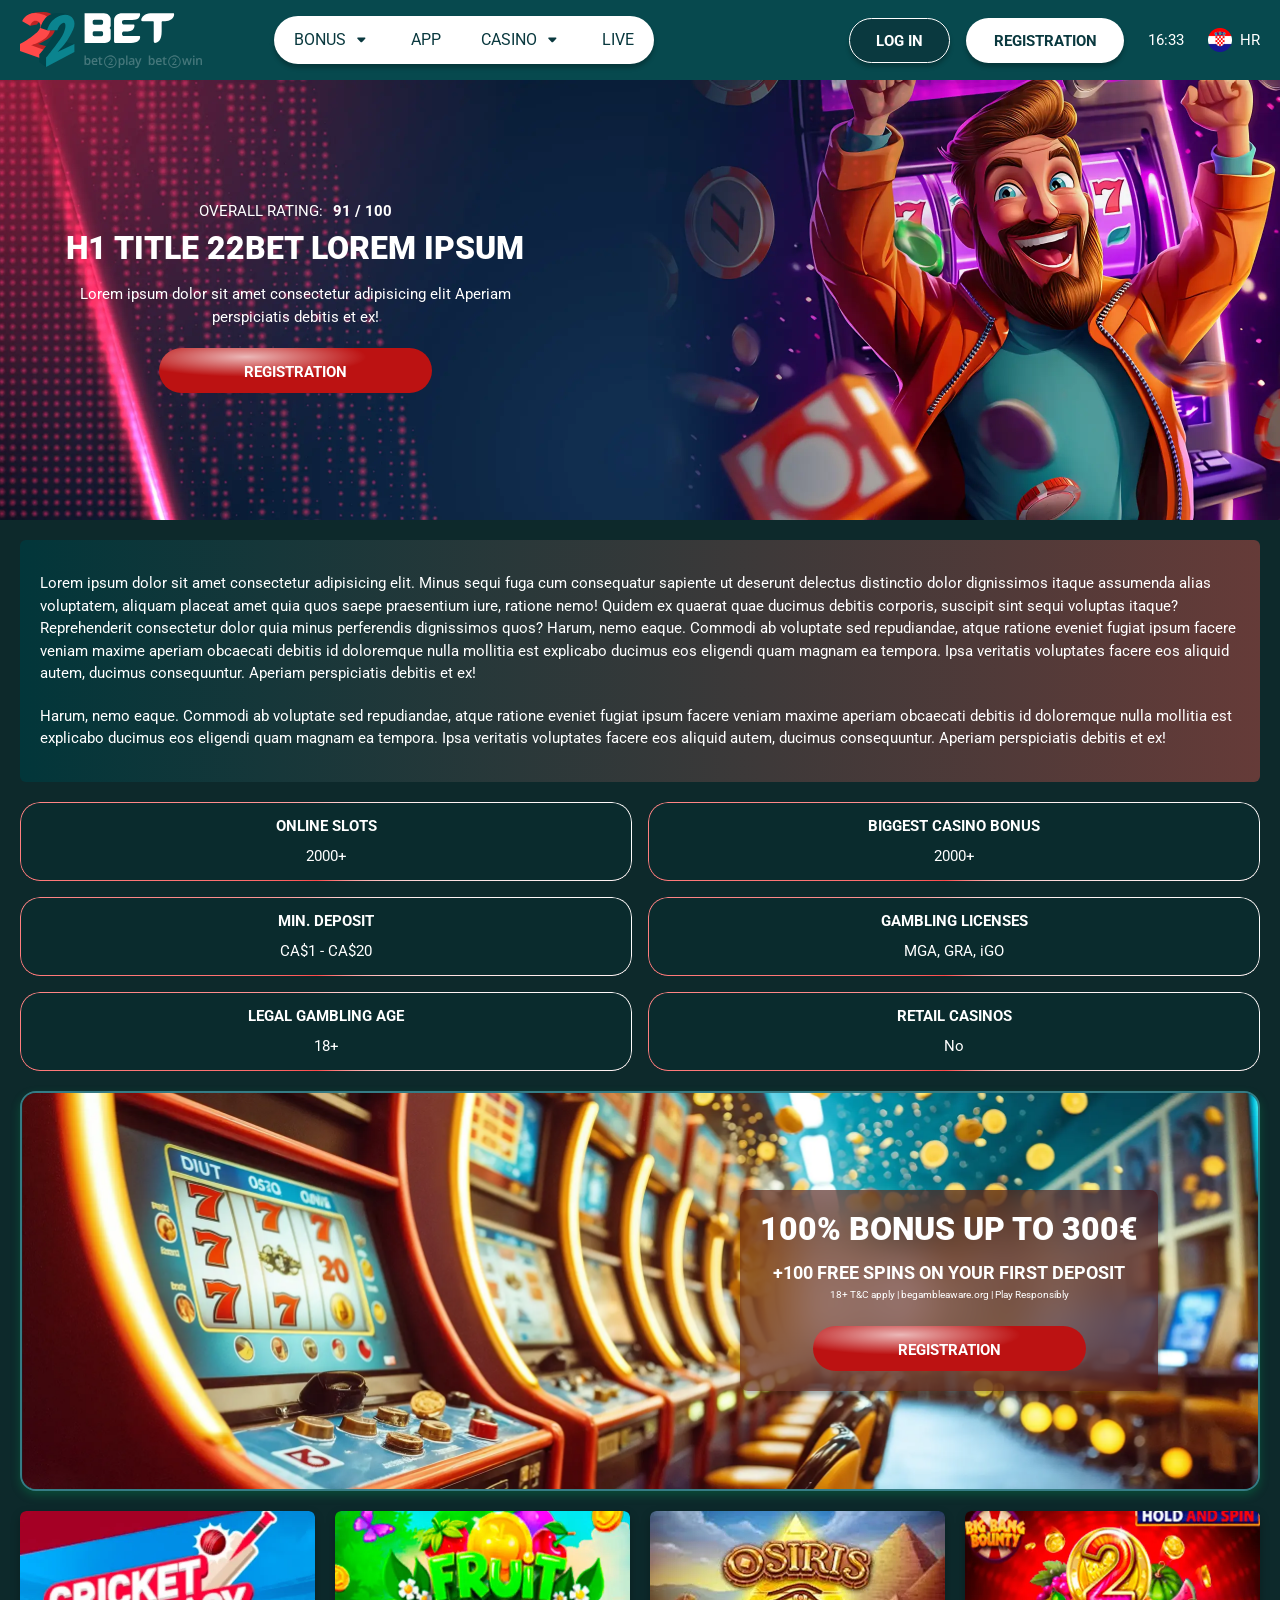
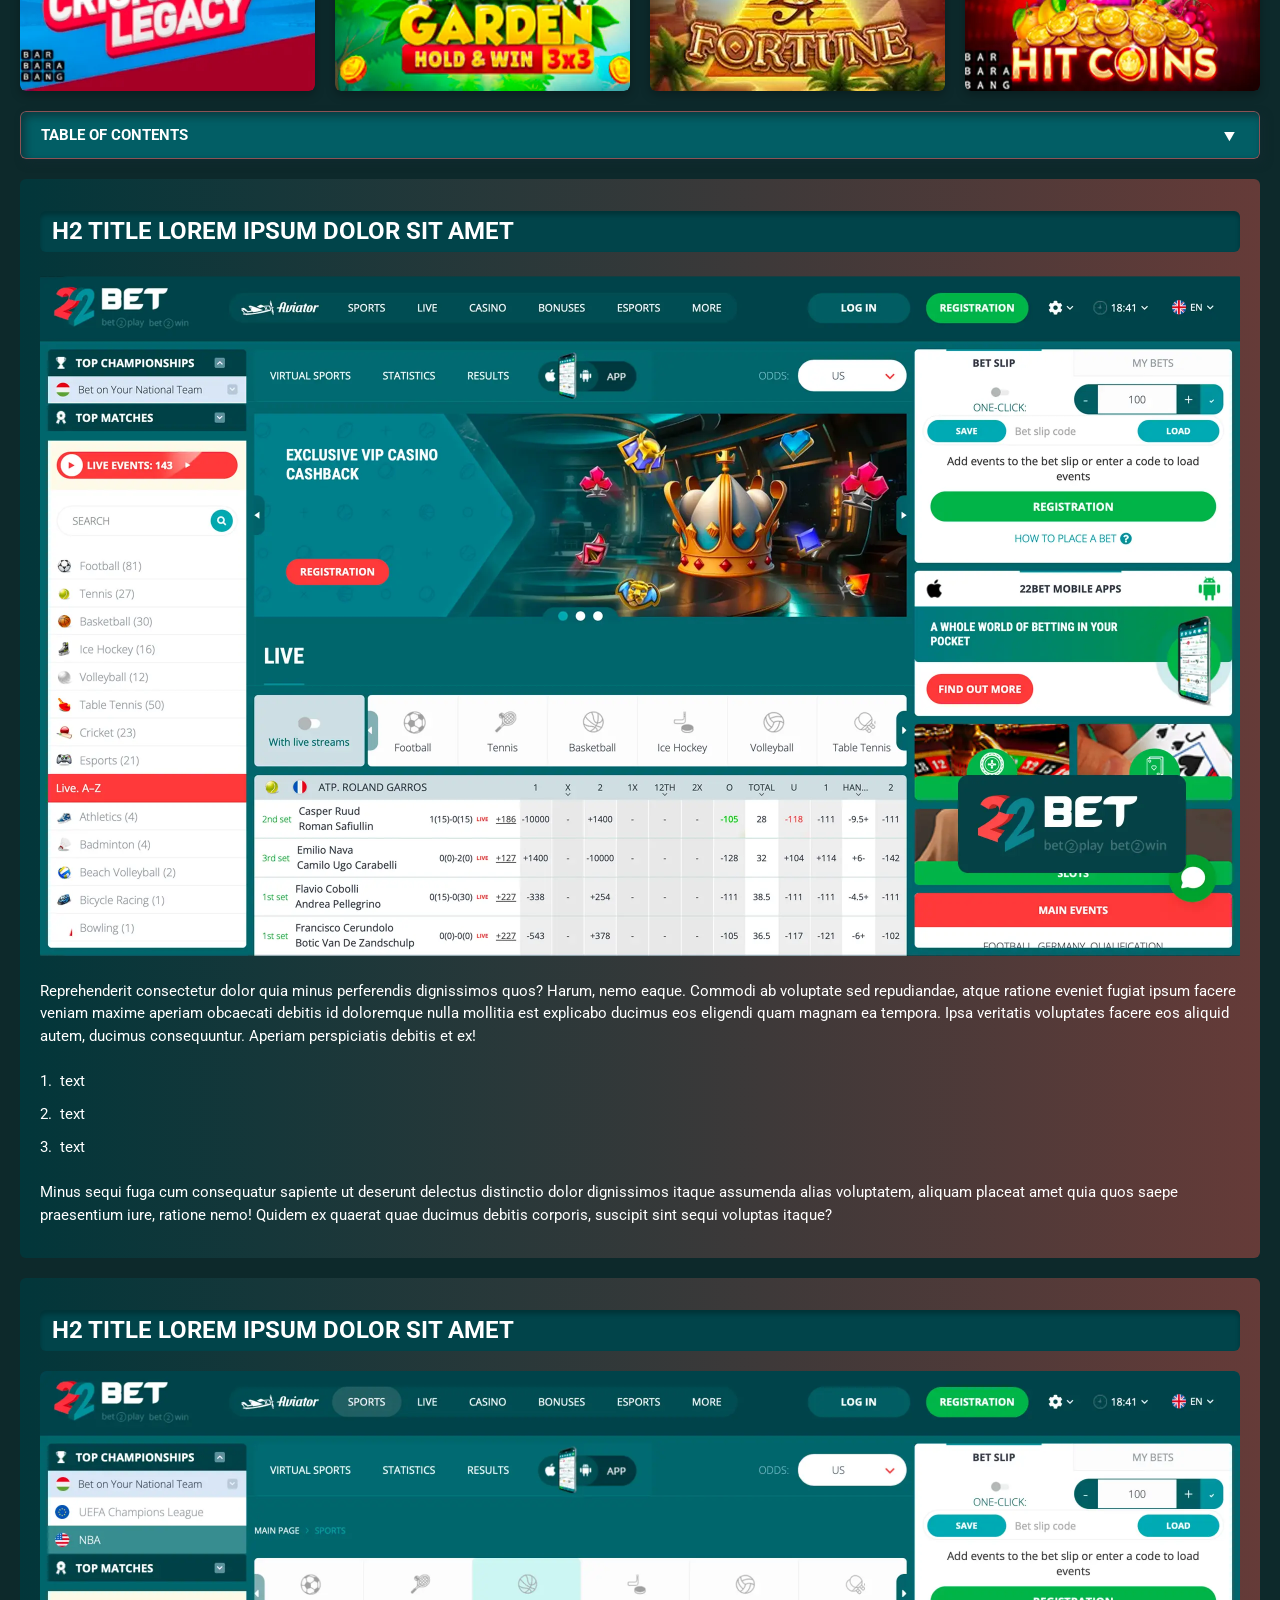
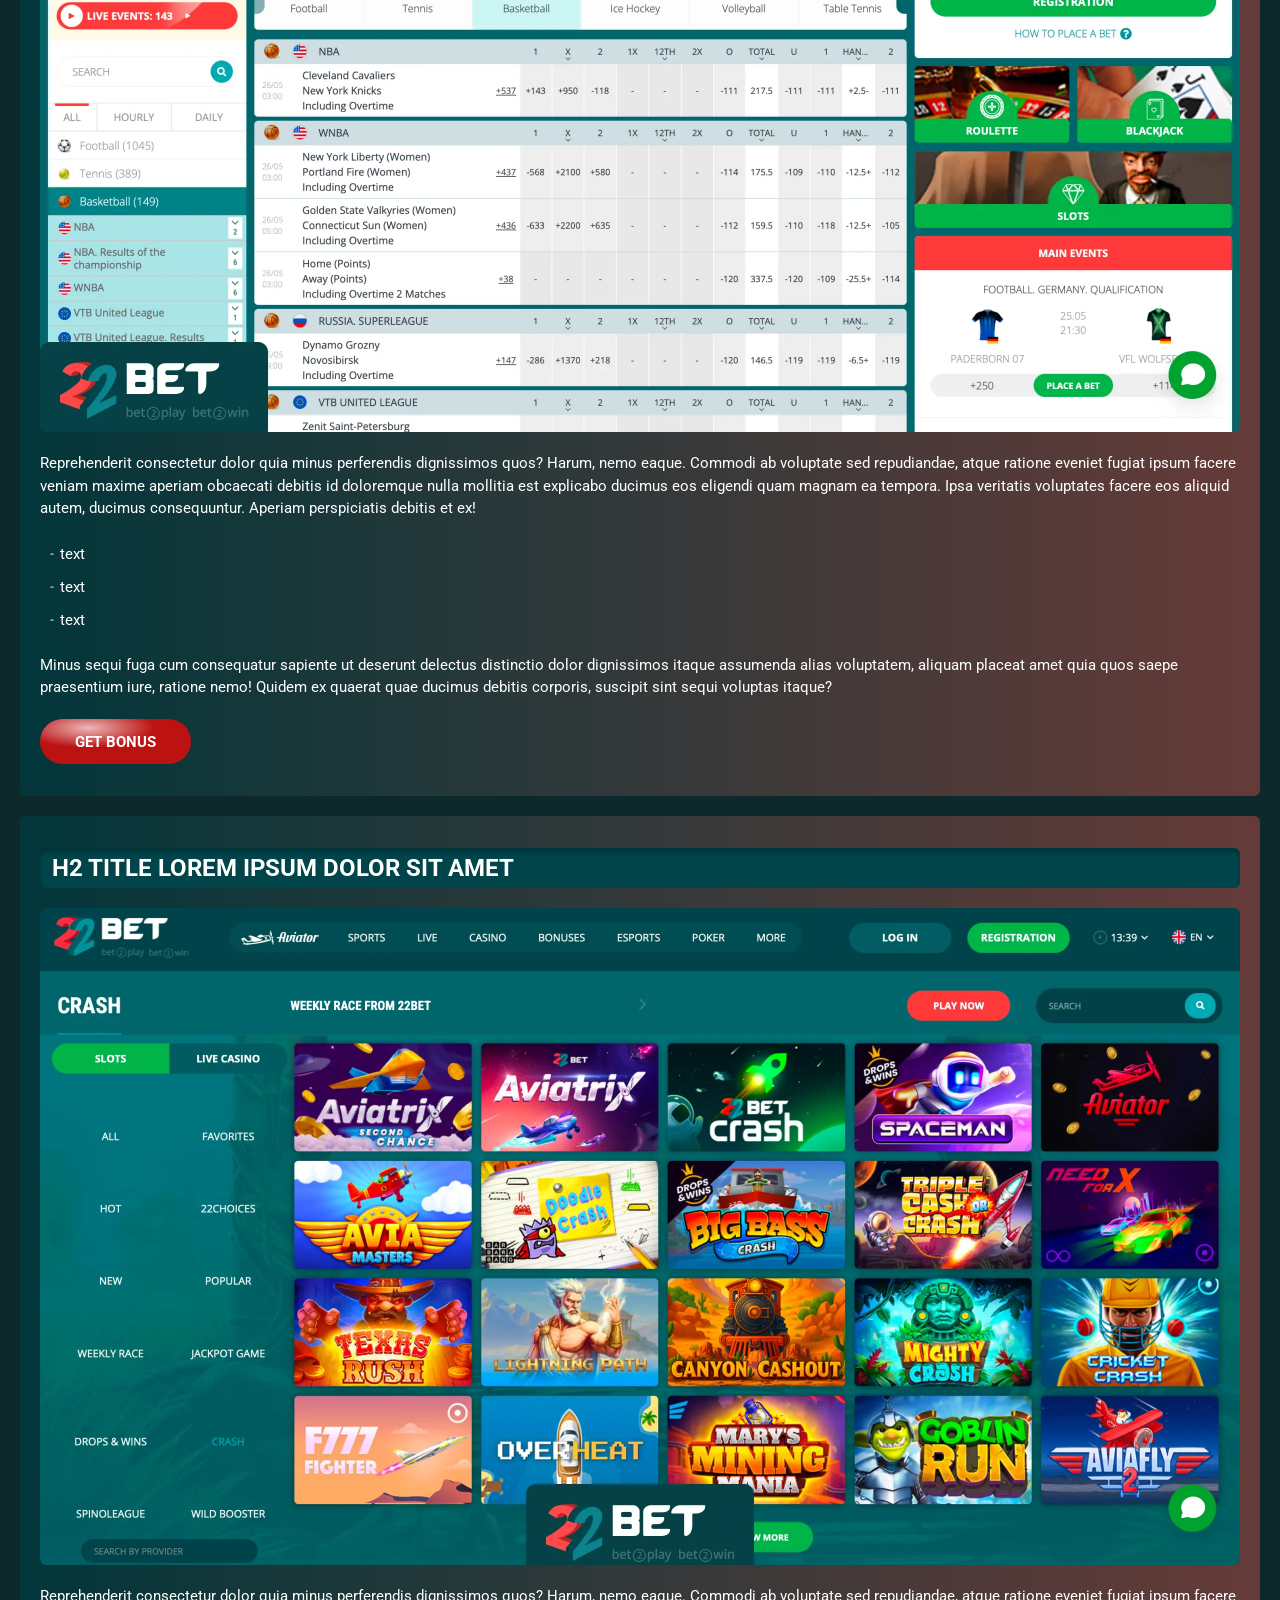
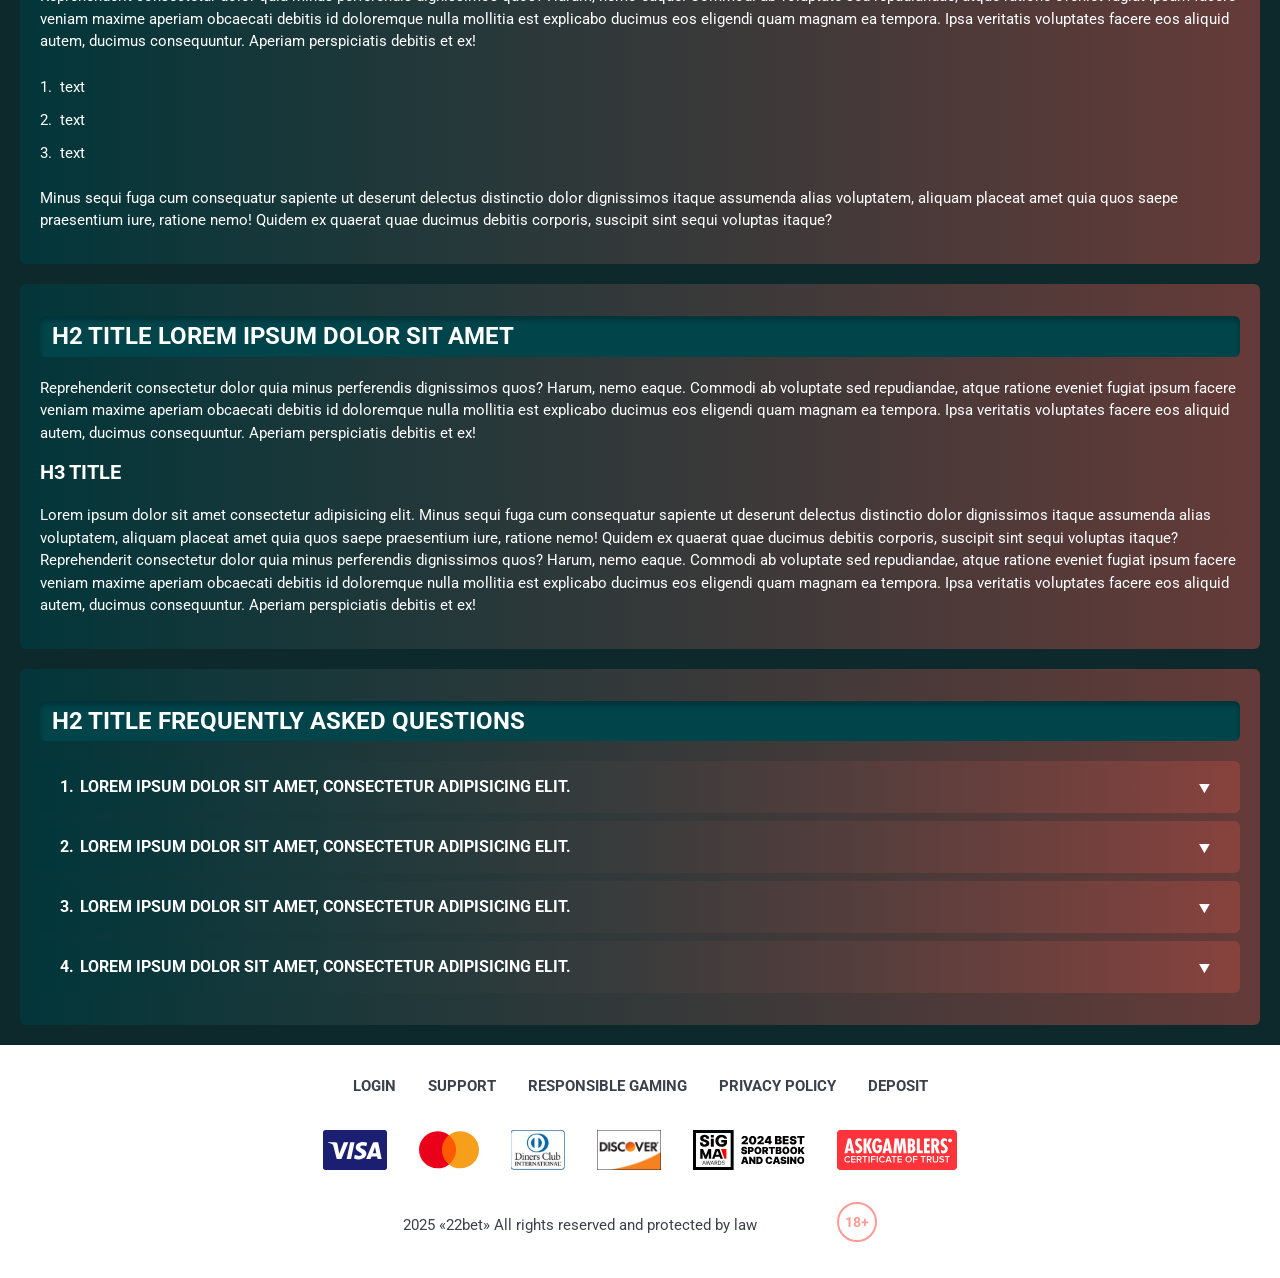
<file: index.html>
<!DOCTYPE html>
<html lang="hr">
  <head>
    <meta charset="UTF-8" />
   
    <meta name="viewport" content="width=device-width, initial-scale=1.0" />
    <title>22Bet </title>
    <meta name="description" content />
    <meta property="og:site_name" content />
    <meta property="og:title" content />
    <meta property="og:type" content="website" />
    <meta property="og:url" content />
    <meta property="og:image" content />
    <meta property="og:image:alt" content />
    <meta property="og:locale" content="hr" />
    <meta property="og:description" content />
    <link rel="preconnect" href="https://fonts.googleapis.com" />
    <link rel="preconnect" href="https://fonts.gstatic.com" crossorigin="anonymous" />
   <link href="https://fonts.googleapis.com/css2?family=Open+Sans:ital,wght@0,300..800;1,300..800&display=swap" rel="stylesheet">
<link href="https://fonts.googleapis.com/css?family=Roboto+Condensed&display=swap" rel="stylesheet">
<link href="https://fonts.googleapis.com/css2?family=Roboto:ital,wght@0,100..900;1,100..900&display=swap" rel="stylesheet">

   <link rel="stylesheet" href="./css/reset.css" />
    <link rel="stylesheet" href="./css/main.css" />
    <link rel="stylesheet" href="./css/media.css"/>
    <link rel="icon" href="./images/Group.png" type="image/x-icon"/>
    <script
    src="https://code.jquery.com/jquery-3.6.1.min.js"
    integrity="sha256-o88AwQnZB+VDvE9tvIXrMQaPlFFSUTR+nldQm1LuPXQ="
    crossorigin="anonymous"
  ></script>
  </head>
  <body>
    <header class="header">
      <section class="content header__content">
        <a href="./index.html" class="logo header__logo"
          ><img src="./images/logo.svg" alt="logo" title
        /></a>
        <button class="header__btn-menu" >
          <svg width="16px" height="16px" viewBox="0 0 16 16" xmlns="http://www.w3.org/2000/svg">
              <rect y="0" width="16" height="3" rx="1.5"></rect>
              <rect y="6.5" width="16" height="3" rx="1.5"></rect>
              <rect y="13" width="16" height="3" rx="1.5"></rect>
            </svg>
        </button>

          <nav class="menu header__menu">
            <ul class="header__menu-list">
                
              <li class="" >
              <div class="header__menu-wrapper">
                <div class="js-button-expander js-button-expander--menu" >
                <a href="./bonus.html" >
                <span>Bonus</span>
              </a>
              </div>
              <div class="header__menu-wrap js-expand-content js-expand-content--menu">
                <ul >
                  <li>
                    <a href="./freeSpins.html">
                    <span>Free Spins</span>
                  </a></li>
                  <li><a href="./promoCode.html">
                    <span>Promo Code</span>
                  </a>
                </li>
                  <li><a href="./welcomeBonus.html">
                    <span>Welcome Bonus</span>
                  </a>
                </li>
                <li><a href="./vip.html">
                    <span>VIP</span>
                  </a>
                </li>
                </ul>
              </div>
              </div>
               <a href="./bonus.html" class="header__menu-item">
                <span>Bonus</span>
              </a>
            </li>
              <li>
                <a href="./app.html">
                 App
                </a>
              </li>
              
              <li class="">
              <div class="header__menu-wrapper">
                <div class="js-button-expander js-button-expander--menu" >
                <a href="./casino.html" >
                <span> Casino</span>
              </a>
              </div>
              <div class="header__menu-wrap js-expand-content js-expand-content--menu">
                <ul >
                  <li>
                    <a href="./slots.html">
                    <span>Slots</span>
                  </a></li>
                 
                </ul>
              </div>
              </div>
               <a href="./casino.html" class="header__menu-item">
                <span>Casino</span>
              </a>
            </li>
               <li>
                <a href="./live.html">
               Live
                </a>
              </li>
              <li>
                    <a href="./freeSpins.html">
                    <span>Free Spins</span>
                  </a></li>
                  <li><a href="./promoCode.html">
                    <span>Promo Code</span>
                  </a>
                </li>
                  <li><a href="./welcomeBonus.html">
                    <span>Welcome Bonus</span>
                  </a>
                </li>
                <li><a href="./vip.html">
                    <span>VIP</span>
                  </a>
                </li>
             <li>
                    <a href="./slots.html">
                    <span>Slots</span>
                  </a></li>
             
             
            </ul>
            <div class="header__button header__button-menu " >
              <a href="#" class="button  button__login-menu">log in</a>
              <a href="#" class="button button__menu">registration</a>
            </div>
           
          </nav>
            <a href="#" class="button button__login">log in</a>
            <a href="#" class="button button__singup">registration</a>
            <div id="clock" class="header__time">00:00</div>
            <a href="#" class="header__flag">
                <span><img src="./images/flag.png" alt="flag" title /></span>
                <span>hr</span>
              </a>
      </section>
    </header>
     <main class="main home main-page">
        <section class=" hero hero__page">
           
            <div class="background">
              <img src="./images/main/bg-main.webp" alt="hero" title />
              
            </div>
            <div class="hero__wrapper">
              <div class="hero__data">
                <div class="hero__rating" >
                  <p>Overall Rating:</p>
                 
                  <span >
                    <span >91</span>
                  <span>/</span> 
                  <span >100</span>
                  
                  </span>
                </div>
                <h1 class="title general hero__title">
              H1 Title 22bet Lorem ipsum
                </h1>
                <p class="hero__text">Lorem ipsum dolor sit amet consectetur adipisicing elit Aperiam perspiciatis debitis et ex!</p>
                <a href="#" class="button  hero__button">registration</a>
               
              </div>
             
            </div>
          </section>
      <section class="main__wrap main__wrap-page">
       
       <section class="content__wrapper content__wrapper-page">

         
        
       
          <section class="content article">
            <p>
           Lorem ipsum dolor sit amet consectetur adipisicing elit. Minus sequi fuga cum consequatur sapiente ut deserunt delectus distinctio dolor dignissimos itaque assumenda alias voluptatem, aliquam placeat amet quia quos saepe praesentium iure, ratione nemo! Quidem ex quaerat quae ducimus debitis corporis, suscipit sint sequi voluptas itaque? Reprehenderit consectetur dolor quia minus perferendis dignissimos quos? Harum, nemo eaque. Commodi ab voluptate sed repudiandae, atque ratione eveniet fugiat ipsum facere veniam maxime aperiam obcaecati debitis id doloremque nulla mollitia est explicabo ducimus eos eligendi quam magnam ea tempora. Ipsa veritatis voluptates facere eos aliquid autem, ducimus consequuntur. Aperiam perspiciatis debitis et ex! </p>
            <p>
            Harum, nemo eaque. Commodi ab voluptate sed repudiandae, atque ratione eveniet fugiat ipsum facere veniam maxime aperiam obcaecati debitis id doloremque nulla mollitia est explicabo ducimus eos eligendi quam magnam ea tempora. Ipsa veritatis voluptates facere eos aliquid autem, ducimus consequuntur. Aperiam perspiciatis debitis et ex!
            </p>
          </section>
      <section class="content features">
           
              <table class="features__table">
               <tbody class="features__group">
                 
                   <tr>
                   <td>Online slots</td>
                   <td>2000+</td>
                  </tr>
                  <tr>
                   <td>Biggest casino bonus</td>
                   <td>2000+</td>
                  </tr>
                  <tr>
                   <td>Min. deposit</td>
                   <td>CA$1 - CA$20</td>
                  </tr>
              
                     <tr>
                     <td>Gambling licenses</td>
                     <td>MGA, GRA, iGO</td>
                   </tr>
                   <tr>
                     <td>Legal gambling age</td>
                     <td>18+</td>
                   </tr>
                   <tr>
                     <td>Retail casinos</td>
                     <td>No</td>
                   </tr>
                
               </tbody>
             </table>
            
         
           </section>  

        
             
             <section class="content banner ">
            <div class="background ">
              
              <img src="./images/main/banner-main.webp" alt="banner" title />
              
            </div>
            <div class="banner__info">
              
              <h2 class="title high banner__title-main">
              100% BONUS UP TO 300€
              </h2>
            <p class="banner__subtitle">+100 free spins on your first deposit</p>
            <span>18+ T&C apply | begambleaware.org | Play Responsibly</span>
              <a href="#" class="button banner__button">registration</a>
              
            </div>
          </section>
          
           <section class="content casino">
           
              <ul class="casino__list casino__list-page ">
                <li class="casino__item">
                   <a href="#">
                     <div class="casino__wrapper">
                      <img class="casino__img" src="./images/main/card-main1.webp" alt="" title>
                    <div class="casino__hover casino__hover-live">
                        
                        <div class="casino-box">
                            
                        <span href="#" class="button  casino__buttons">Play now</span>
                        </div>
                    </div>
                    </div>
                    
                   </a>
                </li>
                <li class="casino__item">
                  <a href="#">
                     <div class="casino__wrapper">
                      <img class="casino__img" src="./images/main/card-main2.webp" alt="" title>
                    <div class="casino__hover casino__hover-live">
                        
                        <div class="casino-box">
                            
                        <span href="#" class="button  casino__buttons">Play now</span>
                        </div>
                    </div>
                    </div>
                    
                   </a>
              </li>
              <li class="casino__item">
                <a href="#">
                     <div class="casino__wrapper">
                      <img class="casino__img" src="./images/main/card-main3.webp" alt="" title>
                    <div class="casino__hover casino__hover-live">
                        
                        <div class="casino-box">
                            
                        <span href="#" class="button  casino__buttons">Play now</span>
                        </div>
                    </div>
                    </div>
                    
                   </a>
            </li>
             <li class="casino__item">
              <a href="#">
                     <div class="casino__wrapper">
                      <img class="casino__img" src="./images/main/card-main4.webp" alt="" title>
                    <div class="casino__hover casino__hover-live">
                        
                        <div class="casino-box">
                            
                        <span href="#" class="button  casino__buttons">Play now</span>
                        </div>
                    </div>
                    </div>
                    
                   </a>
            </li>
           
           
    
      

              </ul>
         </section>
              <section class="content menu-review__content">
              

            
                <div class="menu__review-desk menu__review-content">table of contents</div>
                <ul class="menu__review menu__review-list">
                  <li><a href="#">H2 title  Lorem ipsum dolor sit amet</a></li>
                    <li><a href="#">H2 title  Lorem ipsum dolor sit amet</a></li>
                      <li><a href="#">H2 title  Lorem ipsum dolor sit amet</a></li>
                        <li><a href="#">H2 title  Lorem ipsum dolor sit amet</a></li>
                          <li><a href="#">H2 title  Lorem ipsum dolor sit amet</a></li>
                           <li><a href="#">H2 title Frequently Asked Questions</a></li>
                         
                          
                </ul>
             
          
          </section>
          
        
          <section class="content article">
            <h2 class="title high article__title">H2 title  Lorem ipsum dolor sit amet</h2>
             <div class="images">
              <img src="./images/main/image1-main.webp" alt="banner" title />
            </div>
            <p>
             Reprehenderit consectetur dolor quia minus perferendis dignissimos quos? Harum, nemo eaque. Commodi ab voluptate sed repudiandae, atque ratione eveniet fugiat ipsum facere veniam maxime aperiam obcaecati debitis id doloremque nulla mollitia est explicabo ducimus eos eligendi quam magnam ea tempora. Ipsa veritatis voluptates facere eos aliquid autem, ducimus consequuntur. Aperiam perspiciatis debitis et ex!</p>
           
           <ol>
            <li>text</li>
            <li>text</li>
            <li>text</li>
                </ol>
                <p>Minus sequi fuga cum consequatur sapiente ut deserunt delectus distinctio dolor dignissimos itaque assumenda alias voluptatem, aliquam placeat amet quia quos saepe praesentium iure, ratione nemo! Quidem ex quaerat quae ducimus debitis corporis, suscipit sint sequi voluptas itaque? </p>
            </section>
           <section class="content article">
            <h2 class="title high article__title">H2 title  Lorem ipsum dolor sit amet</h2>
             <div class="images">
              <img src="./images/main/image2-main.webp" alt="banner" title />
            </div>
             <p>
             Reprehenderit consectetur dolor quia minus perferendis dignissimos quos? Harum, nemo eaque. Commodi ab voluptate sed repudiandae, atque ratione eveniet fugiat ipsum facere veniam maxime aperiam obcaecati debitis id doloremque nulla mollitia est explicabo ducimus eos eligendi quam magnam ea tempora. Ipsa veritatis voluptates facere eos aliquid autem, ducimus consequuntur. Aperiam perspiciatis debitis et ex!</p>
           
           <ul>
            <li>text</li>
            <li>text</li>
            <li>text</li>
                </ul>
                <p>Minus sequi fuga cum consequatur sapiente ut deserunt delectus distinctio dolor dignissimos itaque assumenda alias voluptatem, aliquam placeat amet quia quos saepe praesentium iure, ratione nemo! Quidem ex quaerat quae ducimus debitis corporis, suscipit sint sequi voluptas itaque? </p>
            <a href="#" class="button">Get  Bonus</a>
          </section>
           <section class="content article">
            <h2 class="title high article__title">H2 title  Lorem ipsum dolor sit amet</h2>
             <div class="images">
              <img src="./images/main/image3-main.webp" alt="banner" title />
            </div>
            <p>
             Reprehenderit consectetur dolor quia minus perferendis dignissimos quos? Harum, nemo eaque. Commodi ab voluptate sed repudiandae, atque ratione eveniet fugiat ipsum facere veniam maxime aperiam obcaecati debitis id doloremque nulla mollitia est explicabo ducimus eos eligendi quam magnam ea tempora. Ipsa veritatis voluptates facere eos aliquid autem, ducimus consequuntur. Aperiam perspiciatis debitis et ex!</p>
           
           <ol>
            <li>text</li>
            <li>text</li>
            <li>text</li>
                </ol>
                <p>Minus sequi fuga cum consequatur sapiente ut deserunt delectus distinctio dolor dignissimos itaque assumenda alias voluptatem, aliquam placeat amet quia quos saepe praesentium iure, ratione nemo! Quidem ex quaerat quae ducimus debitis corporis, suscipit sint sequi voluptas itaque? </p>
           </section>
           <section class="content article">
            <h2 class="title high article__title">H2 title  Lorem ipsum dolor sit amet</h2>
            <p>Reprehenderit consectetur dolor quia minus perferendis dignissimos quos? Harum, nemo eaque. Commodi ab voluptate sed repudiandae, atque ratione eveniet fugiat ipsum facere veniam maxime aperiam obcaecati debitis id doloremque nulla mollitia est explicabo ducimus eos eligendi quam magnam ea tempora. Ipsa veritatis voluptates facere eos aliquid autem, ducimus consequuntur. Aperiam perspiciatis debitis et ex!</p>
           <h3>h3 title</h3>
           <p>Lorem ipsum dolor sit amet consectetur adipisicing elit. Minus sequi fuga cum consequatur sapiente ut deserunt delectus distinctio dolor dignissimos itaque assumenda alias voluptatem, aliquam placeat amet quia quos saepe praesentium iure, ratione nemo! Quidem ex quaerat quae ducimus debitis corporis, suscipit sint sequi voluptas itaque? Reprehenderit consectetur dolor quia minus perferendis dignissimos quos? Harum, nemo eaque. Commodi ab voluptate sed repudiandae, atque ratione eveniet fugiat ipsum facere veniam maxime aperiam obcaecati debitis id doloremque nulla mollitia est explicabo ducimus eos eligendi quam magnam ea tempora. Ipsa veritatis voluptates facere eos aliquid autem, ducimus consequuntur. Aperiam perspiciatis debitis et ex!</p>
             </section>

          <section class="content faq">
            <h2 class="title high faq__title">H2 title  Frequently Asked Questions </h2>
            <ol class="faq__list " >
              <li class="faq__item"  >
                <h3 class="title medium faq__subtitle js-button-expander js-button-expander--faq"  > Lorem ipsum dolor sit amet, consectetur adipisicing elit.
                 </h3>
                <div  class="faq__answer js-expand-content js-expand-content--faq" >
                  <p  >
                  Lorem ipsum dolor sit amet, consectetur adipisicing elit. Dolorum velit harum repellendus quia distinctio dolorem temporibus totam nostrum facilis, incidunt ab dolor vel. Ipsum provident laborum atque, iste dolorum cupiditate at nam. Dignissimos accusamus ipsam, amet perspiciatis dolore quibusdam provident. </p>
                </div>
              </li>
              <li class="faq__item"  >
                <h3 class="title medium faq__subtitle js-button-expander js-button-expander--faq"  >Lorem ipsum dolor sit amet, consectetur adipisicing elit.</h3>
                <div class="faq__answer js-expand-content js-expand-content--faq" >
                  <p  >
                 Lorem ipsum dolor sit amet, consectetur adipisicing elit. Dolorum velit harum repellendus quia distinctio dolorem temporibus totam nostrum facilis, incidunt ab dolor vel. Ipsum provident laborum atque, iste dolorum cupiditate at nam. Dignissimos accusamus ipsam, amet perspiciatis dolore quibusdam provident. </p>
                </div>
              </li> 
              <li class="faq__item"  >
                <h3 class="title medium faq__subtitle js-button-expander js-button-expander--faq"  >Lorem ipsum dolor sit amet, consectetur adipisicing elit.</h3>
                <div class="faq__answer js-expand-content js-expand-content--faq" >
                  <p  >
                  Lorem ipsum dolor sit amet, consectetur adipisicing elit. Dolorum velit harum repellendus quia distinctio dolorem temporibus totam nostrum facilis, incidunt ab dolor vel. Ipsum provident laborum atque, iste dolorum cupiditate at nam. Dignissimos accusamus ipsam, amet perspiciatis dolore quibusdam provident. </p>
                </div>
              </li> 
              <li class="faq__item"  >
                <h3 class="title medium faq__subtitle js-button-expander js-button-expander--faq"  >Lorem ipsum dolor sit amet, consectetur adipisicing elit.</h3>
                <div class="faq__answer js-expand-content js-expand-content--faq" >
                  <p  >
                  Lorem ipsum dolor sit amet, consectetur adipisicing elit. Dolorum velit harum repellendus quia distinctio dolorem temporibus totam nostrum facilis, incidunt ab dolor vel. Ipsum provident laborum atque, iste dolorum cupiditate at nam. Dignissimos accusamus ipsam, amet perspiciatis dolore quibusdam provident.</p>
                </div>
              </li> 
             
            </ol>
          </section>
          
        </section> 
      
        <div class=""  onclick="scrollToTop()">
          <button class="main__arrow" id="scrollToTopBtn"></button>
        </div> 
        
      </section>
    </main> 
     <footer class=" footer ">
      <section class="content footer__content">
        <ul class="footer__menu">
         <li><a href="./login.html">Login</a></li>
         <li><a href="./support.html">Support</a></li>
         <li><a href="./responsible.html">Responsible Gaming</a></li>
         <li><a href="./policy.html">Privacy Policy</a></li>
         <li><a href="./deposit.html">Deposit</a></li>
        </ul>
       
          <ul class="footer__cards-list">
           
            <li>
              <a href="#"
                ><img src="./images/visa.svg" alt="cardvisa" title
              /></a>
            </li>
            <li>
              <a href="#"
                ><img
                  src="./images/mastercard.svg"
                  alt="mastercard"
                  title
              /></a>
            </li>
            <li>
                <a href="#"
                  ><img src="./images/diners.svg" alt="diners" title
                /></a>
              </li>
              <li>
                <a href="#"
                  ><img src="./images/discover.svg" alt="discover" title
                /></a>
              </li>
              <li>
                <a href="#"
                  ><img src="./images/sigma.svg" alt="sigma" title
                /></a>
              </li>
              <li>
                <a href="#"
                  ><img src="./images/ask.svg" alt="ask" title
                /></a>
              </li>
            
          </ul>
       
        <div class="footer__wrapp">
          <div class="footer__text">
            <p>2025 «22bet» All rights reserved and protected by law
</p>
           
          </div>
          <div class="footer__age">
            <img src="./images/age.svg" alt="age" title />
          </div>
        </div>
      
      </section>
    </footer>
    <script src="./js/arrowUp.js" defer></script>
    <script src="./js/sidebar.js" defer></script>
    <script src="./js/expander.js" defer></script>
    <script src="./js/mobile-menu.js" defer></script>
    <script src="./js/clock.js" defer></script>
  </body>
</html>
</file>
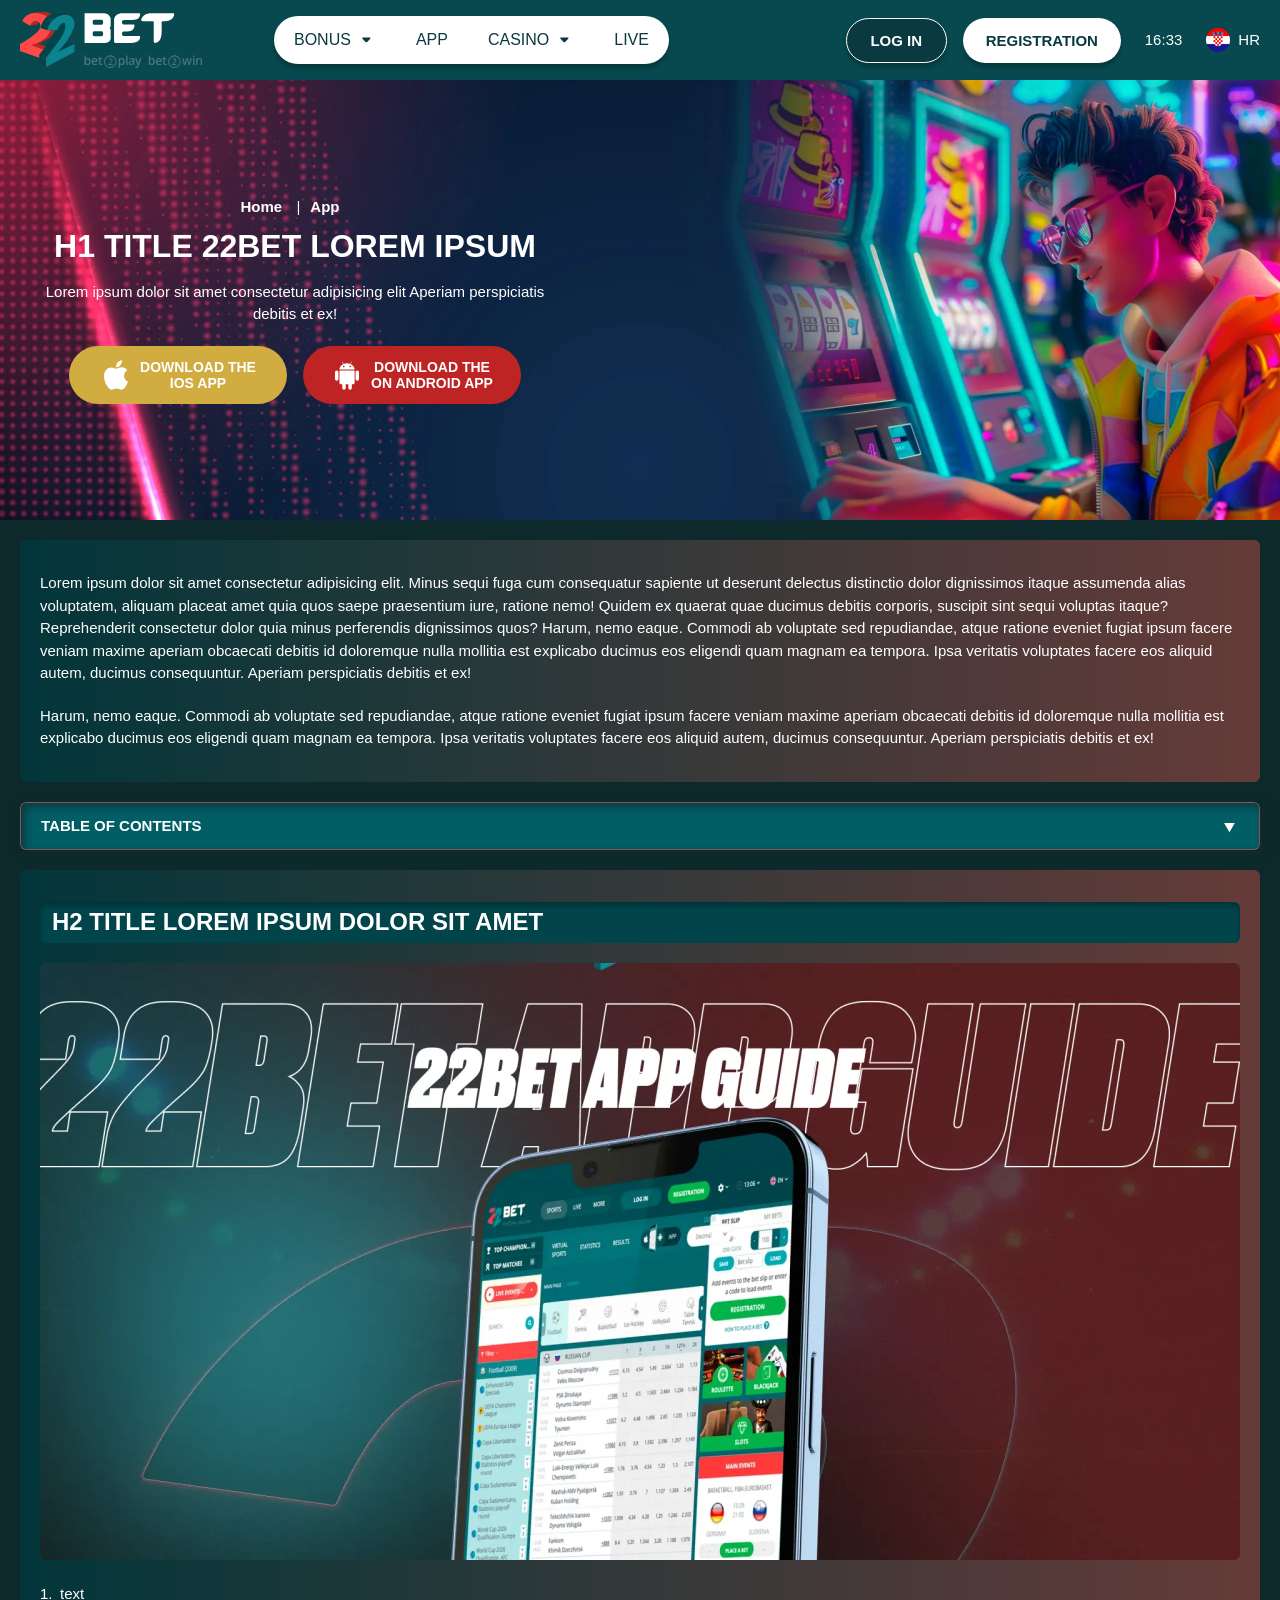
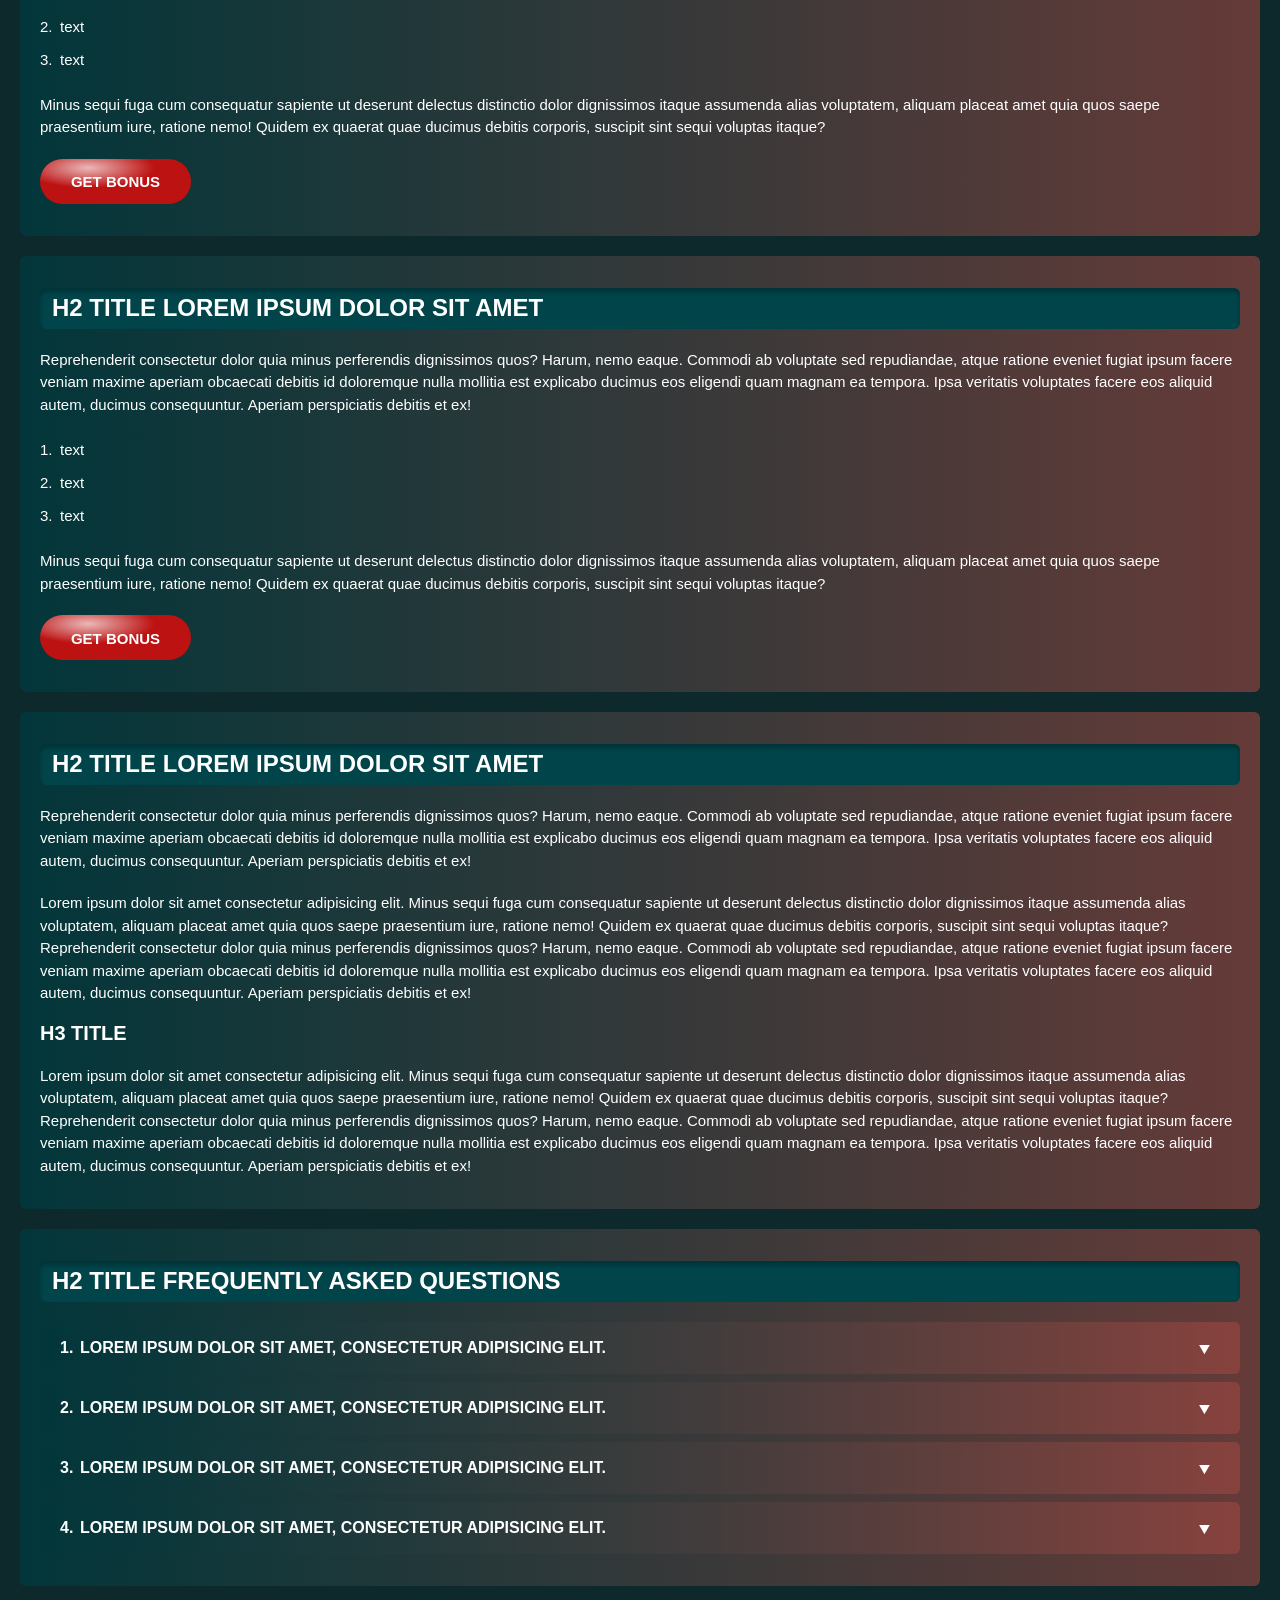
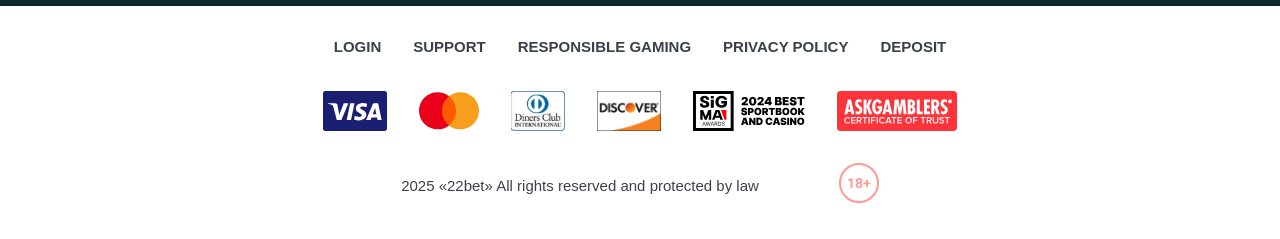
<file: app.html>
<!DOCTYPE html>
<html lang="hr">
  <head>
    <meta charset="UTF-8" />
   
    <meta name="viewport" content="width=device-width, initial-scale=1.0" />
    <title>22Bet </title>
    <meta name="description" content />
    <meta property="og:site_name" content />
    <meta property="og:title" content />
    <meta property="og:type" content="website" />
    <meta property="og:url" content />
    <meta property="og:image" content />
    <meta property="og:image:alt" content />
    <meta property="og:locale" content="hr" />
    <meta property="og:description" content />
    <link rel="preconnect" href="https://fonts.googleapis.com" />
    <link rel="preconnect" href="https://fonts.gstatic.com" crossorigin="anonymous" />
   <link href="https://fonts.googleapis.com/css2?family=Open+Sans:ital,wght@0,300..800;1,300..800&display=swap" rel="stylesheet">
<link href="https://fonts.googleapis.com/css?family=Roboto+Condensed&display=swap" rel="stylesheet">

   <link rel="stylesheet" href="./css/reset.css" />
    <link rel="stylesheet" href="./css/main.css" />
    <link rel="stylesheet" href="./css/media.css"/>
    <link rel="icon" href="./images/Group.png" type="image/x-icon"/>
    <script
    src="https://code.jquery.com/jquery-3.6.1.min.js"
    integrity="sha256-o88AwQnZB+VDvE9tvIXrMQaPlFFSUTR+nldQm1LuPXQ="
    crossorigin="anonymous"
  ></script>
  </head>
  <body>
    <header class="header">
      <section class="content header__content">
        <a href="./index.html" class="logo header__logo"
          ><img src="./images/logo.svg" alt="logo" title
        /></a>
        <button class="header__btn-menu" >
          <svg width="16px" height="16px" viewBox="0 0 16 16" xmlns="http://www.w3.org/2000/svg">
              <rect y="0" width="16" height="3" rx="1.5"></rect>
              <rect y="6.5" width="16" height="3" rx="1.5"></rect>
              <rect y="13" width="16" height="3" rx="1.5"></rect>
            </svg>
        </button>

          <nav class="menu header__menu">
            <ul class="header__menu-list">
                
              <li class="">
              <div class="header__menu-wrapper">
                <div class="js-button-expander js-button-expander--menu" >
                <a href="./bonus.html" >
                <span>Bonus</span>
              </a>
              </div>
              <div class="header__menu-wrap js-expand-content js-expand-content--menu">
                <ul >
                  <li>
                    <a href="./freeSpins.html">
                    <span>Free Spins</span>
                  </a></li>
                  <li><a href="./promoCode.html">
                    <span>Promo Code</span>
                  </a>
                </li>
                  <li><a href="./welcomeBonus.html">
                    <span>Welcome Bonus</span>
                  </a>
                </li>
                <li><a href="./vip.html">
                    <span>VIP</span>
                  </a>
                </li>
                </ul>
              </div>
              </div>
               <a href="./bonus.html" class="header__menu-item">
                <span>Bonus</span>
              </a>
            </li>
              <li>
                <a href="./app.html">
                 App
                </a>
              </li>
              
              <li class="">
              <div class="header__menu-wrapper">
                <div class="js-button-expander js-button-expander--menu" >
                <a href="./casino.html" >
                <span> Casino</span>
              </a>
              </div>
              <div class="header__menu-wrap js-expand-content js-expand-content--menu">
                <ul >
                  <li>
                    <a href="./slots.html">
                    <span>Slots</span>
                  </a></li>
                 
                </ul>
              </div>
              </div>
               <a href="./casino.html" class="header__menu-item">
                <span>Casino</span>
              </a>
            </li>
               <li>
                <a href="./live.html">
               Live
                </a>
              </li>
              <li>
                    <a href="./freeSpins.html">
                    <span>Free Spins</span>
                  </a></li>
                  <li><a href="./promoCode.html">
                    <span>Promo Code</span>
                  </a>
                </li>
                  <li><a href="./welcomeBonus.html">
                    <span>Welcome Bonus</span>
                  </a>
                </li>
                <li><a href="./vip.html">
                    <span>VIP</span>
                  </a>
                </li>
             <li>
                    <a href="./slots.html">
                    <span>Slots</span>
                  </a></li>
             
             
            </ul>
            <div class="header__button header__button-menu " >
              <a href="#" class="button  button__login-menu">log in</a>
              <a href="#" class="button button__menu">registration</a>
            </div>
           
          </nav>
            <a href="#" class="button button__login">log in</a>
            <a href="#" class="button button__singup">registration</a>
            <div id="clock" class="header__time">00:00</div>
            <a href="#" class="header__flag">
                <span><img src="./images/flag.png" alt="flag" title /></span>
                <span>hr</span>
              </a>
      </section>
    </header>
     <main class="main home main-page">
        <section class=" hero hero__page">
           
            <div class="background ">
              <img src="./images/app/bg-app.webp" alt="hero" title />
              
            </div>
            <div class="hero__wrapper hero__wrapper-page">
              <div class="hero__data hero__data-bonus">
                <ul
                class="breadcrumbs "
                
              >
                <li
                  
                >
                  <a href="/" >
                    <span >Home</span></a
                  >
                 
                </li>
                <li
                  
                >
                  <a href="#" > <span >App</span></a>
                 
                </li>
              </ul>
                <h1 class="title general hero__title">
                H1 Title 22bet Lorem ipsum
                </h1>
                 <p class="hero__text">Lorem ipsum dolor sit amet consectetur adipisicing elit Aperiam perspiciatis debitis et ex!</p>
               
              <div class="banner__content banner__content-app">
             
                  <a href="#" class="banner__btn banner__btn-app">
                    <img src="./images/main/apple-app.svg" alt="icon" title>
                   Download the </br>
IOS app
                  </a>
                  <a href="#" class="banner__btn banner__btn-android"
                    > <img src="./images/main/android-app.svg" alt="icon" title>Download the  </br>
on Android app</a
                  >
                </div>
              </div>
             
            </div>
          </section>
      <section class="main__wrap main__wrap-page">
       
       <section class="content__wrapper content__wrapper-page">
 <section class="content article">
            <p>
           Lorem ipsum dolor sit amet consectetur adipisicing elit. Minus sequi fuga cum consequatur sapiente ut deserunt delectus distinctio dolor dignissimos itaque assumenda alias voluptatem, aliquam placeat amet quia quos saepe praesentium iure, ratione nemo! Quidem ex quaerat quae ducimus debitis corporis, suscipit sint sequi voluptas itaque? Reprehenderit consectetur dolor quia minus perferendis dignissimos quos? Harum, nemo eaque. Commodi ab voluptate sed repudiandae, atque ratione eveniet fugiat ipsum facere veniam maxime aperiam obcaecati debitis id doloremque nulla mollitia est explicabo ducimus eos eligendi quam magnam ea tempora. Ipsa veritatis voluptates facere eos aliquid autem, ducimus consequuntur. Aperiam perspiciatis debitis et ex! </p>
            <p>
            Harum, nemo eaque. Commodi ab voluptate sed repudiandae, atque ratione eveniet fugiat ipsum facere veniam maxime aperiam obcaecati debitis id doloremque nulla mollitia est explicabo ducimus eos eligendi quam magnam ea tempora. Ipsa veritatis voluptates facere eos aliquid autem, ducimus consequuntur. Aperiam perspiciatis debitis et ex!
            </p>
          </section>
         
     <section class="content menu-review__content">
              

            
                <div class="menu__review-desk menu__review-content">table of contents</div>
                <ul class="menu__review menu__review-list">
                  <li><a href="#">H2 title  Lorem ipsum dolor sit amet</a></li>
                    <li><a href="#">H2 title  Lorem ipsum dolor sit amet</a></li>
                      <li><a href="#">H2 title  Lorem ipsum dolor sit amet</a></li>
                        <li><a href="#">H2 title  Lorem ipsum dolor sit amet</a></li>
                          <li><a href="#">H2 title  Lorem ipsum dolor sit amet</a></li>
                           <li><a href="#">H2 title Frequently Asked Questions</a></li>
                         
                          
                </ul>
             
          
          </section>
          
        
          <section class="content article">
            <h2 class="title high article__title">H2 title  Lorem ipsum dolor sit amet</h2>
             <div class="images">
              <img src="./images/app/image1-app.webp" alt="banner" title />
            </div>
           
           <ol>
            <li>text
</li>
            <li>text
</li>
            <li>text
</li>
               </ol>
               <p>Minus sequi fuga cum consequatur sapiente ut deserunt delectus distinctio dolor dignissimos itaque assumenda alias voluptatem, aliquam placeat amet quia quos saepe praesentium iure, ratione nemo! Quidem ex quaerat quae ducimus debitis corporis, suscipit sint sequi voluptas itaque? </p>
                <a href="#" class="button">Get  Bonus</a>
              </section>
         
         
          <section class="content article">
            <h2 class="title high article__title">H2 title  Lorem ipsum dolor sit amet</h2>
            
             <p>
             Reprehenderit consectetur dolor quia minus perferendis dignissimos quos? Harum, nemo eaque. Commodi ab voluptate sed repudiandae, atque ratione eveniet fugiat ipsum facere veniam maxime aperiam obcaecati debitis id doloremque nulla mollitia est explicabo ducimus eos eligendi quam magnam ea tempora. Ipsa veritatis voluptates facere eos aliquid autem, ducimus consequuntur. Aperiam perspiciatis debitis et ex!</p>
           
           <ol>
            <li>text</li>
            <li>text</li>
            <li>text</li>
                </ol>
                <p>Minus sequi fuga cum consequatur sapiente ut deserunt delectus distinctio dolor dignissimos itaque assumenda alias voluptatem, aliquam placeat amet quia quos saepe praesentium iure, ratione nemo! Quidem ex quaerat quae ducimus debitis corporis, suscipit sint sequi voluptas itaque? </p>
            <a href="#" class="button">Get  Bonus</a>
          </section>
           <section class="content article">
            <h2 class="title high article__title">H2 title  Lorem ipsum dolor sit amet</h2>
            <p>Reprehenderit consectetur dolor quia minus perferendis dignissimos quos? Harum, nemo eaque. Commodi ab voluptate sed repudiandae, atque ratione eveniet fugiat ipsum facere veniam maxime aperiam obcaecati debitis id doloremque nulla mollitia est explicabo ducimus eos eligendi quam magnam ea tempora. Ipsa veritatis voluptates facere eos aliquid autem, ducimus consequuntur. Aperiam perspiciatis debitis et ex!</p>
            <p>Lorem ipsum dolor sit amet consectetur adipisicing elit. Minus sequi fuga cum consequatur sapiente ut deserunt delectus distinctio dolor dignissimos itaque assumenda alias voluptatem, aliquam placeat amet quia quos saepe praesentium iure, ratione nemo! Quidem ex quaerat quae ducimus debitis corporis, suscipit sint sequi voluptas itaque? Reprehenderit consectetur dolor quia minus perferendis dignissimos quos? Harum, nemo eaque. Commodi ab voluptate sed repudiandae, atque ratione eveniet fugiat ipsum facere veniam maxime aperiam obcaecati debitis id doloremque nulla mollitia est explicabo ducimus eos eligendi quam magnam ea tempora. Ipsa veritatis voluptates facere eos aliquid autem, ducimus consequuntur. Aperiam perspiciatis debitis et ex!</p>
            
            <h3>h3 title</h3>
           <p>Lorem ipsum dolor sit amet consectetur adipisicing elit. Minus sequi fuga cum consequatur sapiente ut deserunt delectus distinctio dolor dignissimos itaque assumenda alias voluptatem, aliquam placeat amet quia quos saepe praesentium iure, ratione nemo! Quidem ex quaerat quae ducimus debitis corporis, suscipit sint sequi voluptas itaque? Reprehenderit consectetur dolor quia minus perferendis dignissimos quos? Harum, nemo eaque. Commodi ab voluptate sed repudiandae, atque ratione eveniet fugiat ipsum facere veniam maxime aperiam obcaecati debitis id doloremque nulla mollitia est explicabo ducimus eos eligendi quam magnam ea tempora. Ipsa veritatis voluptates facere eos aliquid autem, ducimus consequuntur. Aperiam perspiciatis debitis et ex!</p>
             </section>


       <section class="content faq">
            <h2 class="title high faq__title">H2 title  Frequently Asked Questions </h2>
            <ol class="faq__list " >
              <li class="faq__item"  >
                <h3 class="title medium faq__subtitle js-button-expander js-button-expander--faq"  > Lorem ipsum dolor sit amet, consectetur adipisicing elit.
                 </h3>
                <div  class="faq__answer js-expand-content js-expand-content--faq" >
                  <p  >
                  Lorem ipsum dolor sit amet, consectetur adipisicing elit. Dolorum velit harum repellendus quia distinctio dolorem temporibus totam nostrum facilis, incidunt ab dolor vel. Ipsum provident laborum atque, iste dolorum cupiditate at nam. Dignissimos accusamus ipsam, amet perspiciatis dolore quibusdam provident. </p>
                </div>
              </li>
              <li class="faq__item"  >
                <h3 class="title medium faq__subtitle js-button-expander js-button-expander--faq"  >Lorem ipsum dolor sit amet, consectetur adipisicing elit.</h3>
                <div class="faq__answer js-expand-content js-expand-content--faq" >
                  <p  >
                 Lorem ipsum dolor sit amet, consectetur adipisicing elit. Dolorum velit harum repellendus quia distinctio dolorem temporibus totam nostrum facilis, incidunt ab dolor vel. Ipsum provident laborum atque, iste dolorum cupiditate at nam. Dignissimos accusamus ipsam, amet perspiciatis dolore quibusdam provident. </p>
                </div>
              </li> 
              <li class="faq__item"  >
                <h3 class="title medium faq__subtitle js-button-expander js-button-expander--faq"  >Lorem ipsum dolor sit amet, consectetur adipisicing elit.</h3>
                <div class="faq__answer js-expand-content js-expand-content--faq" >
                  <p  >
                  Lorem ipsum dolor sit amet, consectetur adipisicing elit. Dolorum velit harum repellendus quia distinctio dolorem temporibus totam nostrum facilis, incidunt ab dolor vel. Ipsum provident laborum atque, iste dolorum cupiditate at nam. Dignissimos accusamus ipsam, amet perspiciatis dolore quibusdam provident. </p>
                </div>
              </li> 
              <li class="faq__item"  >
                <h3 class="title medium faq__subtitle js-button-expander js-button-expander--faq"  >Lorem ipsum dolor sit amet, consectetur adipisicing elit.</h3>
                <div class="faq__answer js-expand-content js-expand-content--faq" >
                  <p  >
                  Lorem ipsum dolor sit amet, consectetur adipisicing elit. Dolorum velit harum repellendus quia distinctio dolorem temporibus totam nostrum facilis, incidunt ab dolor vel. Ipsum provident laborum atque, iste dolorum cupiditate at nam. Dignissimos accusamus ipsam, amet perspiciatis dolore quibusdam provident.</p>
                </div>
              </li> 
             
            </ol>
          </section>
          
        </section> 
      
        <div class=""  onclick="scrollToTop()">
          <button class="main__arrow" id="scrollToTopBtn"></button>
        </div> 
        
      </section>
    </main> 
 <footer class=" footer ">
      <section class="content footer__content">
        <ul class="footer__menu">
         <li><a href="./login.html">Login</a></li>
         <li><a href="./support.html">Support</a></li>
         <li><a href="./responsible.html">Responsible Gaming</a></li>
         <li><a href="./policy.html">Privacy Policy</a></li>
         <li><a href="./deposit.html">Deposit</a></li>
        </ul>
       
          <ul class="footer__cards-list">
           
            <li>
              <a href="#"
                ><img src="./images/visa.svg" alt="cardvisa" title
              /></a>
            </li>
            <li>
              <a href="#"
                ><img
                  src="./images/mastercard.svg"
                  alt="mastercard"
                  title
              /></a>
            </li>
            <li>
                <a href="#"
                  ><img src="./images/diners.svg" alt="diners" title
                /></a>
              </li>
              <li>
                <a href="#"
                  ><img src="./images/discover.svg" alt="discover" title
                /></a>
              </li>
              <li>
                <a href="#"
                  ><img src="./images/sigma.svg" alt="sigma" title
                /></a>
              </li>
              <li>
                <a href="#"
                  ><img src="./images/ask.svg" alt="ask" title
                /></a>
              </li>
            
          </ul>
       
      <div class="footer__wrapp">
          <div class="footer__text">
           <p>2025 «22bet» All rights reserved and protected by law
</p>
           
          </div>
          <div class="footer__age">
            <img src="./images/age.svg" alt="age" title />
          </div>
        </div>
      
      </section>
    </footer>
    <script src="./js/arrowUp.js" defer></script>
    <script src="./js/sidebar.js" defer></script>
    <script src="./js/expander.js" defer></script>
    <script src="./js/mobile-menu.js" defer></script>
    <script src="./js/clock.js" defer></script>
  </body>
</html>
</file>
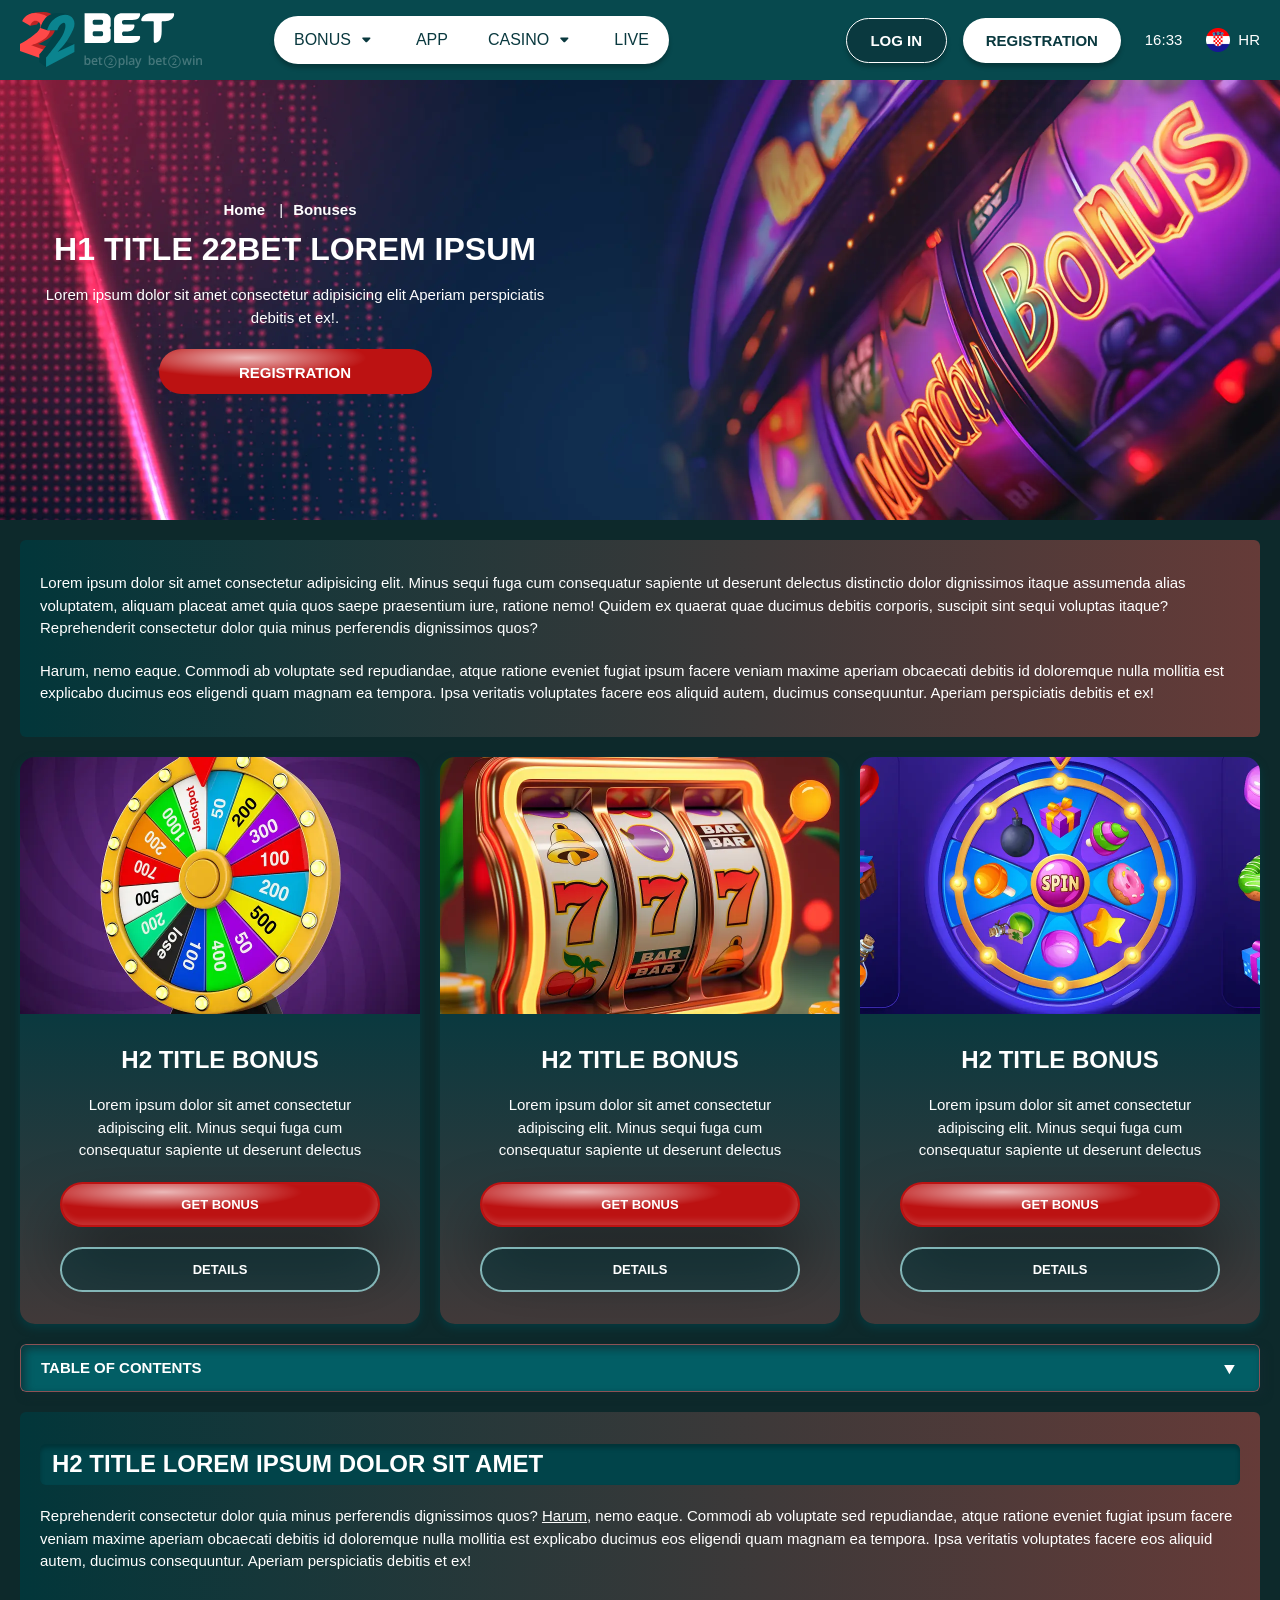
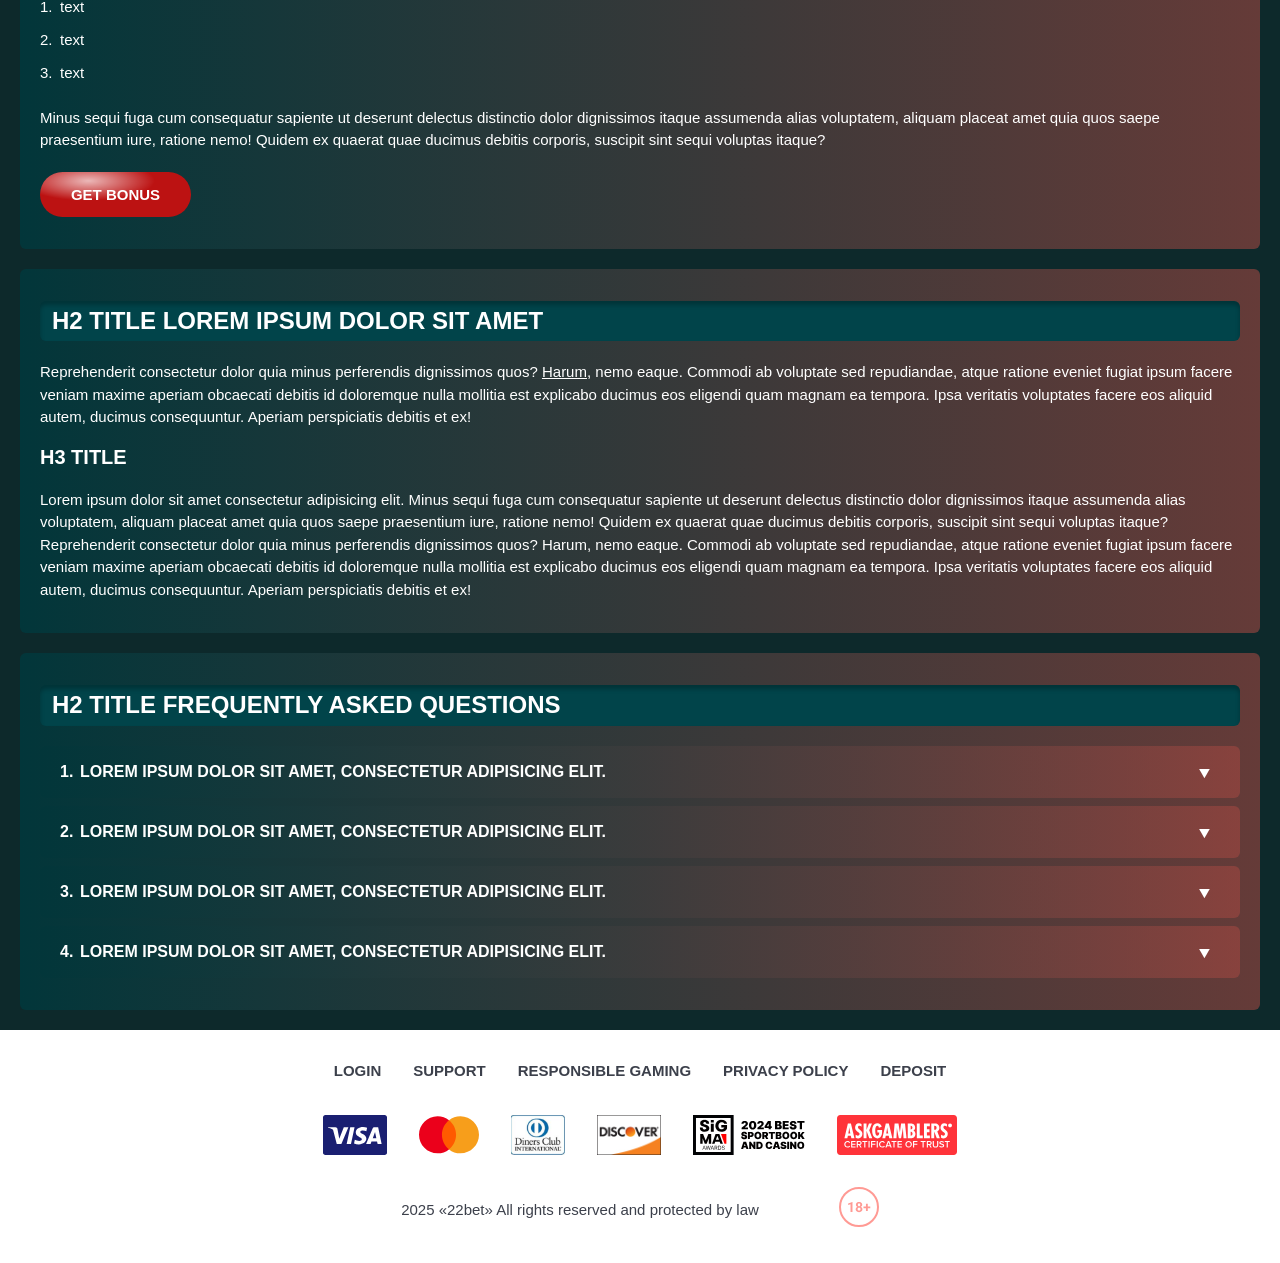
<file: bonus.html>
<!DOCTYPE html>
<html lang="hr">
  <head>
    <meta charset="UTF-8" />
   
    <meta name="viewport" content="width=device-width, initial-scale=1.0" />
    <title>22Bet </title>
    <meta name="description" content />
    <meta property="og:site_name" content />
    <meta property="og:title" content />
    <meta property="og:type" content="website" />
    <meta property="og:url" content />
    <meta property="og:image" content />
    <meta property="og:image:alt" content />
    <meta property="og:locale" content="hr" />
    <meta property="og:description" content />
    <link rel="preconnect" href="https://fonts.googleapis.com" />
    <link rel="preconnect" href="https://fonts.gstatic.com" crossorigin="anonymous" />
    
   <link href="https://fonts.googleapis.com/css2?family=Open+Sans:ital,wght@0,300..800;1,300..800&display=swap" rel="stylesheet">
<link href="https://fonts.googleapis.com/css?family=Roboto+Condensed&display=swap" rel="stylesheet">

    <link rel="stylesheet" href="./css/reset.css" />
    <link rel="stylesheet" href="./css/main.css" />
    <link rel="stylesheet" href="./css/media.css"/>
    <link rel="icon" href="./images/Group.png" type="image/x-icon"/>
    <script
    src="https://code.jquery.com/jquery-3.6.1.min.js"
    integrity="sha256-o88AwQnZB+VDvE9tvIXrMQaPlFFSUTR+nldQm1LuPXQ="
    crossorigin="anonymous"
  ></script>
  </head>
  <body>
  <header class="header">
      <section class="content header__content">
        <a href="./index.html" class="logo header__logo"
          ><img src="./images/logo.svg" alt="logo" title
        /></a>
        <button class="header__btn-menu" >
          <svg width="16px" height="16px" viewBox="0 0 16 16" xmlns="http://www.w3.org/2000/svg">
              <rect y="0" width="16" height="3" rx="1.5"></rect>
              <rect y="6.5" width="16" height="3" rx="1.5"></rect>
              <rect y="13" width="16" height="3" rx="1.5"></rect>
            </svg>
        </button>

          <nav class="menu header__menu">
            <ul class="header__menu-list">
                
              <li class="">
              <div class="header__menu-wrapper">
                <div class="js-button-expander js-button-expander--menu" >
                <a href="./bonus.html" >
                <span>Bonus</span>
              </a>
              </div>
              <div class="header__menu-wrap js-expand-content js-expand-content--menu">
                <ul >
                  <li>
                    <a href="./freeSpins.html">
                    <span>Free Spins</span>
                  </a></li>
                  <li><a href="./promoCode.html">
                    <span>Promo Code</span>
                  </a>
                </li>
                  <li><a href="./welcomeBonus.html">
                    <span>Welcome Bonus</span>
                  </a>
                </li>
                <li><a href="./vip.html">
                    <span>VIP</span>
                  </a>
                </li>
                </ul>
              </div>
              </div>
               <a href="./bonus.html" class="header__menu-item">
                <span>Bonus</span>
              </a>
            </li>
              <li>
                <a href="./app.html">
                 App
                </a>
              </li>
              
              <li class="">
              <div class="header__menu-wrapper">
                <div class="js-button-expander js-button-expander--menu" >
                <a href="./casino.html" >
                <span> Casino</span>
              </a>
              </div>
              <div class="header__menu-wrap js-expand-content js-expand-content--menu">
                <ul >
                  <li>
                    <a href="./slots.html">
                    <span>Slots</span>
                  </a></li>
                 
                </ul>
              </div>
              </div>
               <a href="./casino.html" class="header__menu-item">
                <span>Casino</span>
              </a>
            </li>
               <li>
                <a href="./live.html">
               Live
                </a>
              </li>
              <li>
                    <a href="./freeSpins.html">
                    <span>Free Spins</span>
                  </a></li>
                  <li><a href="./promoCode.html">
                    <span>Promo Code</span>
                  </a>
                </li>
                  <li><a href="./welcomeBonus.html">
                    <span>Welcome Bonus</span>
                  </a>
                </li>
                <li><a href="./vip.html">
                    <span>VIP</span>
                  </a>
                </li>
             <li>
                    <a href="./slots.html">
                    <span>Slots</span>
                  </a></li>
             
             
            </ul>
            <div class="header__button header__button-menu " >
              <a href="#" class="button  button__login-menu">log in</a>
              <a href="#" class="button button__menu">registration</a>
            </div>
           
          </nav>
            <a href="#" class="button button__login">log in</a>
            <a href="#" class="button button__singup">registration</a>
            <div id="clock" class="header__time">00:00</div>
            <a href="#" class="header__flag">
                <span><img src="./images/flag.png" alt="flag" title /></span>
                <span>hr</span>
              </a>
      </section>
    </header>
     <main class="main home main-page">
        <section class=" hero hero__page">
           
            <div class="background ">
              <img src="./images/bonus/bg-bonus.webp" alt="hero" title />
              
            </div>
            <div class="hero__wrapper hero__wrapper-page">
              <div class="hero__data hero__data-bonus">
                <ul
                class="breadcrumbs "
                
              >
                <li
                  
                >
                  <a href="/" >
                    <span >Home</span></a
                  >
                 
                </li>
                <li
                  
                >
                  <a href="#" > <span >Bonuses</span></a>
                 
                </li>
              </ul>
                <h1 class="title general hero__title">
               H1 Title 22bet Lorem ipsum
                </h1>
                 <p class="hero__text">Lorem ipsum dolor sit amet consectetur adipisicing elit Aperiam perspiciatis debitis et ex!.</p>
               
                <a href="#" class="button  hero__button ">registration</a>
               
              </div>
             
            </div>
          </section>
      <section class="main__wrap main__wrap-page">
       
       <section class="content__wrapper content__wrapper-page">
        <section class="content article">
           <p>Lorem ipsum dolor sit amet consectetur adipisicing elit. Minus sequi fuga cum consequatur sapiente ut deserunt delectus distinctio dolor dignissimos itaque assumenda alias voluptatem, aliquam placeat amet quia quos saepe praesentium iure, ratione nemo! Quidem ex quaerat quae ducimus debitis corporis, suscipit sint sequi voluptas itaque? Reprehenderit consectetur dolor quia minus perferendis dignissimos quos? </p>
           <p>Harum, nemo eaque. Commodi ab voluptate sed repudiandae, atque ratione eveniet fugiat ipsum facere veniam maxime aperiam obcaecati debitis id doloremque nulla mollitia est explicabo ducimus eos eligendi quam magnam ea tempora. Ipsa veritatis voluptates facere eos aliquid autem, ducimus consequuntur. Aperiam perspiciatis debitis et ex!</p>
          </section>
                
        <section class="content bonuses">
            <ul class="bonuses__list">
               <li class="  bonuses__item">
                 
                 <!-- <div class="images__wrap"> -->
                   <div class=" bonuses__img">
                     <img src="./images/bonus/banner-bonus1.webp" alt="" title="">
                  </div>
                  <div class="bonuses__desc">
                     <div class="wrap">
                        
                        <h2 class="title high bonuses__title">h2 Title bonus</h2>
                        <div class="bonuses__text">
                           <p>Lorem ipsum dolor sit amet consectetur adipiscing elit. Minus sequi fuga cum consequatur sapiente ut deserunt delectus </p>
                          </div>
                        
                     </div>
                     <div class="bonuses__buttons">
                     <a href="#" class="button bonuses__button">Get Bonus</a>
                       <a href="#" class="button bonuses__button">details</a>
                   </div>
                  </div>
                 <!-- </div>
                   -->
               </li>
               <li class="bonuses__item">
                 <!-- <div class="images__wrap"> -->
                  <div class=" bonuses__img">
                     <img src="./images/bonus/banner-bonus2.webp" alt="" title="">
                      
                  </div>
                  <div class="bonuses__desc">
                     <div class="wrap">
                       
                        <h2 class="title high bonuses__title">h2 Title bonus</h2>
                        <div class="bonuses__text">
                            <p>Lorem ipsum dolor sit amet consectetur adipiscing elit. Minus sequi fuga cum consequatur sapiente ut deserunt delectus </p> </div>
                        
                     </div>
                     <div class="bonuses__buttons">
                   <a href="#" class="button bonuses__button">Get Bonus</a>
                       <a href="#" class="button bonuses__button">details</a>
                   </div>
                  </div>
                 <!-- </div> -->
               </li>
               <li class="bonuses__item">
                <!-- <div class="images__wrap"> -->
                  <div class=" bonuses__img">
                     <img src="./images/bonus/banner-bonus3.webp" alt="" title="">
                  </div>
                  <div class="bonuses__desc">
                     <div class="wrap">
                        
                        <h2 class="title high bonuses__title">h2 Title bonus</h2>
                        <div class="bonuses__text">
                           <p>Lorem ipsum dolor sit amet consectetur adipiscing elit. Minus sequi fuga cum consequatur sapiente ut deserunt delectus </p>
                        </div>
                       
                     </div>
                     <div class="bonuses__buttons">
                     
                      <a href="#" class="button bonuses__button">Get Bonus</a>
                       <a href="#" class="button bonuses__button">details</a>
                   </div>
                  </div>
                <!-- </div> -->
               </li>
        
            </ul>
         </section>
           <section class="content menu-review__content">
              

            
                <div class="menu__review-desk menu__review-content">table of contents</div>
                <ul class="menu__review menu__review-list">
                  <li><a href="#">H2 title  Lorem ipsum dolor sit amet</a></li>
                    <li><a href="#">H2 title  Lorem ipsum dolor sit amet</a></li>
                      <li><a href="#">H2 title  Lorem ipsum dolor sit amet</a></li>
                        <li><a href="#">H2 title  Lorem ipsum dolor sit amet</a></li>
                          <li><a href="#">H2 title  Lorem ipsum dolor sit amet</a></li>
                           <li><a href="#">H2 title Frequently Asked Questions</a></li>
                         
                          
                </ul>
             
          
          </section>
           <section class="content article">
            <h2 class="title high article__title">H2 title  Lorem ipsum dolor sit amet</h2>
            
            <p>
             Reprehenderit consectetur dolor quia minus perferendis dignissimos quos? <a href="#">Harum</a>, nemo eaque. Commodi ab voluptate sed repudiandae, atque ratione eveniet fugiat ipsum facere veniam maxime aperiam obcaecati debitis id doloremque nulla mollitia est explicabo ducimus eos eligendi quam magnam ea tempora. Ipsa veritatis voluptates facere eos aliquid autem, ducimus consequuntur. Aperiam perspiciatis debitis et ex!</p>
           
           <ol>
            <li>text</li>
            <li>text</li>
            <li>text</li>
                </ol>
              
              <p>Minus sequi fuga cum consequatur sapiente ut deserunt delectus distinctio dolor dignissimos itaque assumenda alias voluptatem, aliquam placeat amet quia quos saepe praesentium iure, ratione nemo! Quidem ex quaerat quae ducimus debitis corporis, suscipit sint sequi voluptas itaque? </p>
            <a href="#" class="button">Get Bonus</a>
            </section>
                <section class="content article">
            <h2 class="title high article__title">H2 title  Lorem ipsum dolor sit amet</h2>
            <p>Reprehenderit consectetur dolor quia minus perferendis dignissimos quos? <a href="#">Harum</a>, nemo eaque. Commodi ab voluptate sed repudiandae, atque ratione eveniet fugiat ipsum facere veniam maxime aperiam obcaecati debitis id doloremque nulla mollitia est explicabo ducimus eos eligendi quam magnam ea tempora. Ipsa veritatis voluptates facere eos aliquid autem, ducimus consequuntur. Aperiam perspiciatis debitis et ex!</p>
           <h3>h3 title</h3>
           <p>Lorem ipsum dolor sit amet consectetur adipisicing elit. Minus sequi fuga cum consequatur sapiente ut deserunt delectus distinctio dolor dignissimos itaque assumenda alias voluptatem, aliquam placeat amet quia quos saepe praesentium iure, ratione nemo! Quidem ex quaerat quae ducimus debitis corporis, suscipit sint sequi voluptas itaque? Reprehenderit consectetur dolor quia minus perferendis dignissimos quos? Harum, nemo eaque. Commodi ab voluptate sed repudiandae, atque ratione eveniet fugiat ipsum facere veniam maxime aperiam obcaecati debitis id doloremque nulla mollitia est explicabo ducimus eos eligendi quam magnam ea tempora. Ipsa veritatis voluptates facere eos aliquid autem, ducimus consequuntur. Aperiam perspiciatis debitis et ex!</p>
             </section>
        
           <section class="content faq">
            <h2 class="title high faq__title">H2 title  Frequently Asked Questions </h2>
            <ol class="faq__list " >
              <li class="faq__item"  >
                <h3 class="title medium faq__subtitle js-button-expander js-button-expander--faq"  > Lorem ipsum dolor sit amet, consectetur adipisicing elit.
                 </h3>
                <div  class="faq__answer js-expand-content js-expand-content--faq" >
                  <p  >
                  Lorem ipsum dolor sit amet, consectetur adipisicing elit. Dolorum velit harum repellendus quia distinctio dolorem temporibus totam nostrum facilis, incidunt ab dolor vel. Ipsum provident laborum atque, iste dolorum cupiditate at nam. Dignissimos accusamus ipsam, amet perspiciatis dolore quibusdam provident. </p>
                </div>
              </li>
              <li class="faq__item"  >
                <h3 class="title medium faq__subtitle js-button-expander js-button-expander--faq"  >Lorem ipsum dolor sit amet, consectetur adipisicing elit.</h3>
                <div class="faq__answer js-expand-content js-expand-content--faq" >
                  <p  >
                 Lorem ipsum dolor sit amet, consectetur adipisicing elit. Dolorum velit harum repellendus quia distinctio dolorem temporibus totam nostrum facilis, incidunt ab dolor vel. Ipsum provident laborum atque, iste dolorum cupiditate at nam. Dignissimos accusamus ipsam, amet perspiciatis dolore quibusdam provident. </p>
                </div>
              </li> 
              <li class="faq__item"  >
                <h3 class="title medium faq__subtitle js-button-expander js-button-expander--faq"  >Lorem ipsum dolor sit amet, consectetur adipisicing elit.</h3>
                <div class="faq__answer js-expand-content js-expand-content--faq" >
                  <p  >
                  Lorem ipsum dolor sit amet, consectetur adipisicing elit. Dolorum velit harum repellendus quia distinctio dolorem temporibus totam nostrum facilis, incidunt ab dolor vel. Ipsum provident laborum atque, iste dolorum cupiditate at nam. Dignissimos accusamus ipsam, amet perspiciatis dolore quibusdam provident. </p>
                </div>
              </li> 
              <li class="faq__item"  >
                <h3 class="title medium faq__subtitle js-button-expander js-button-expander--faq"  >Lorem ipsum dolor sit amet, consectetur adipisicing elit.</h3>
                <div class="faq__answer js-expand-content js-expand-content--faq" >
                  <p  >
                  Lorem ipsum dolor sit amet, consectetur adipisicing elit. Dolorum velit harum repellendus quia distinctio dolorem temporibus totam nostrum facilis, incidunt ab dolor vel. Ipsum provident laborum atque, iste dolorum cupiditate at nam. Dignissimos accusamus ipsam, amet perspiciatis dolore quibusdam provident.</p>
                </div>
              </li> 
             
            </ol>
          </section>
          
        </section> 
        
       
        <div class=""  onclick="scrollToTop()">
          <button class="main__arrow" id="scrollToTopBtn"></button>
        </div> 
      </section>
    </main> 
  <footer class=" footer ">
      <section class="content footer__content">
        <ul class="footer__menu">
         <li><a href="./login.html">Login</a></li>
         <li><a href="./support.html">Support</a></li>
         <li><a href="./responsible.html">Responsible Gaming</a></li>
         <li><a href="./policy.html">Privacy Policy</a></li>
         <li><a href="./deposit.html">Deposit</a></li>
        </ul>
       
          <ul class="footer__cards-list">
           
            <li>
              <a href="#"
                ><img src="./images/visa.svg" alt="cardvisa" title
              /></a>
            </li>
            <li>
              <a href="#"
                ><img
                  src="./images/mastercard.svg"
                  alt="mastercard"
                  title
              /></a>
            </li>
            <li>
                <a href="#"
                  ><img src="./images/diners.svg" alt="diners" title
                /></a>
              </li>
              <li>
                <a href="#"
                  ><img src="./images/discover.svg" alt="discover" title
                /></a>
              </li>
              <li>
                <a href="#"
                  ><img src="./images/sigma.svg" alt="sigma" title
                /></a>
              </li>
              <li>
                <a href="#"
                  ><img src="./images/ask.svg" alt="ask" title
                /></a>
              </li>
            
          </ul>
       
   <div class="footer__wrapp">
          <div class="footer__text">
           <p>2025 «22bet» All rights reserved and protected by law
</p>
           
          </div>
          <div class="footer__age">
            <img src="./images/age.svg" alt="age" title />
          </div>
        </div>
      
      </section>
    </footer>
    
    <script src="./js/sidebar.js" defer></script>
    <script src="./js/expander.js" defer></script>
    <script src="./js/mobile-menu.js" defer></script>
    <script src="./js/clock.js" defer></script>
     <script src="./js/arrowUp.js" defer></script>
  </body>
</html>
</file>
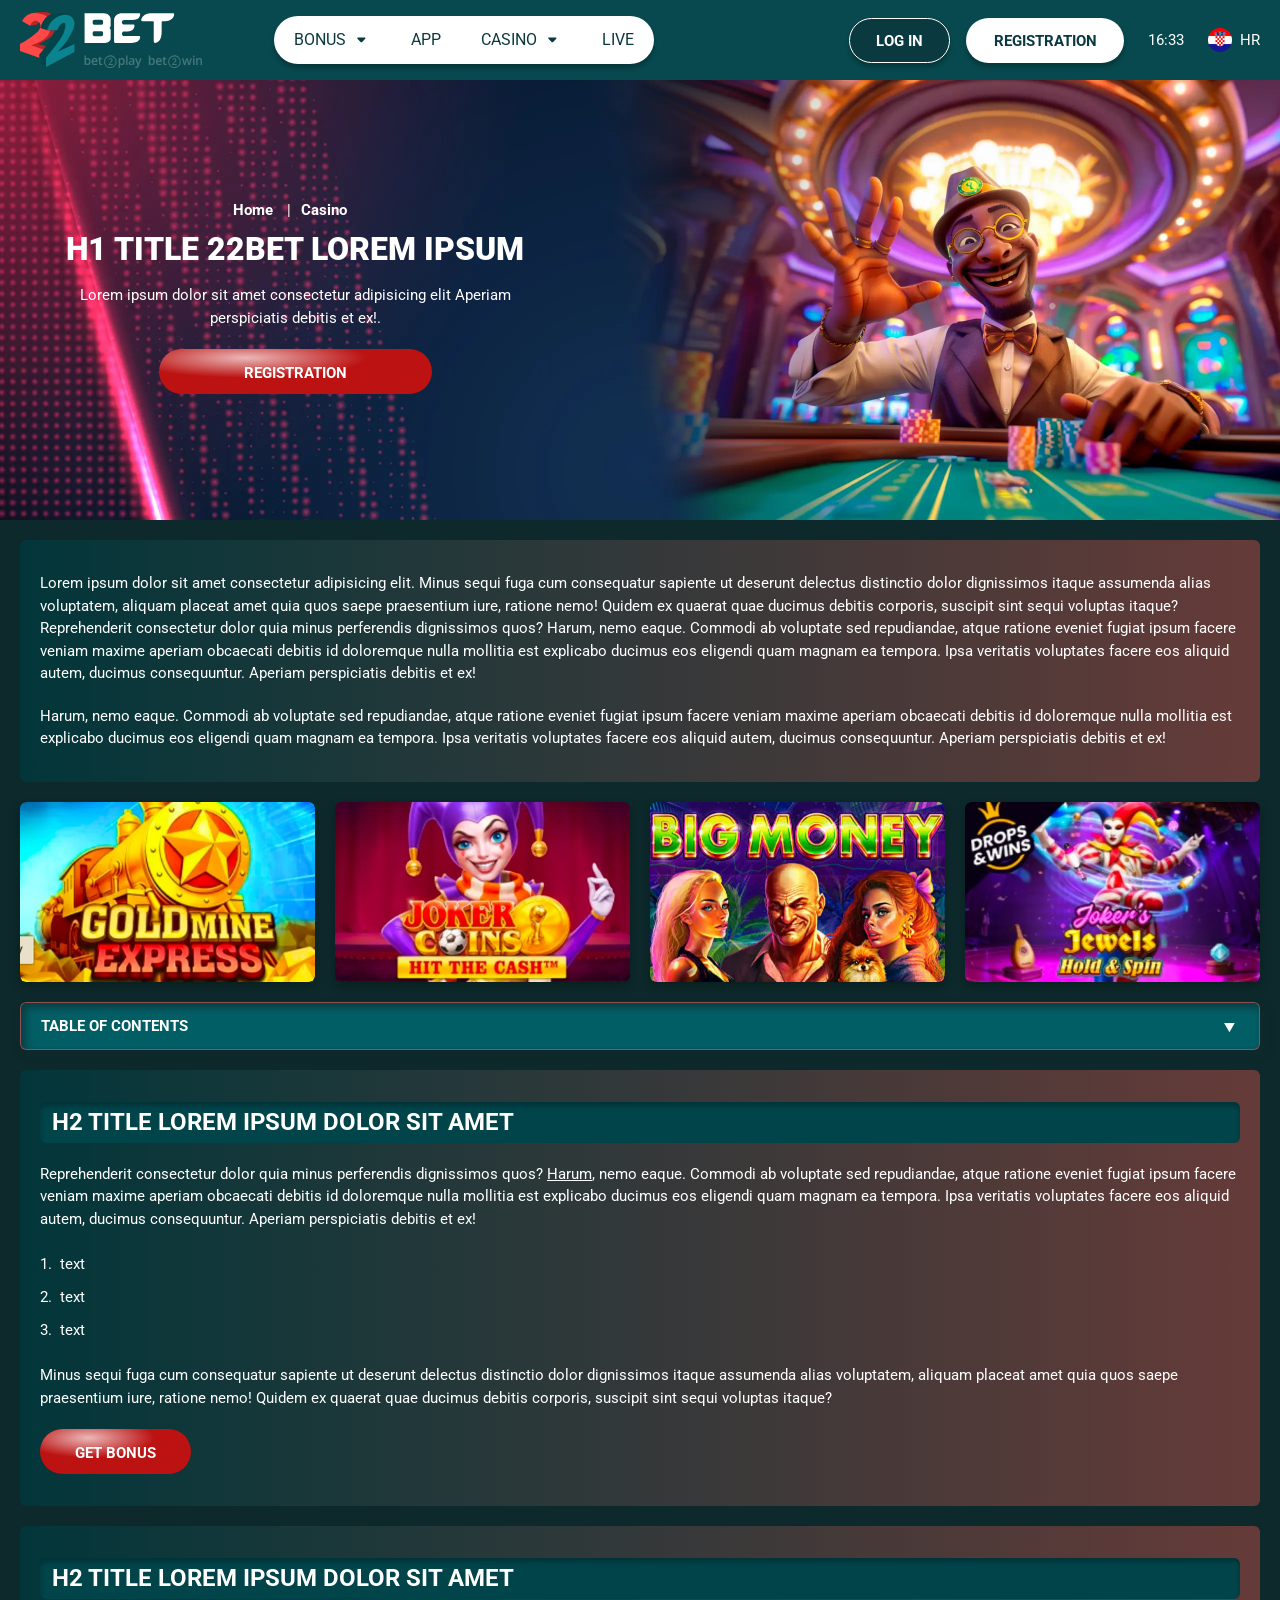
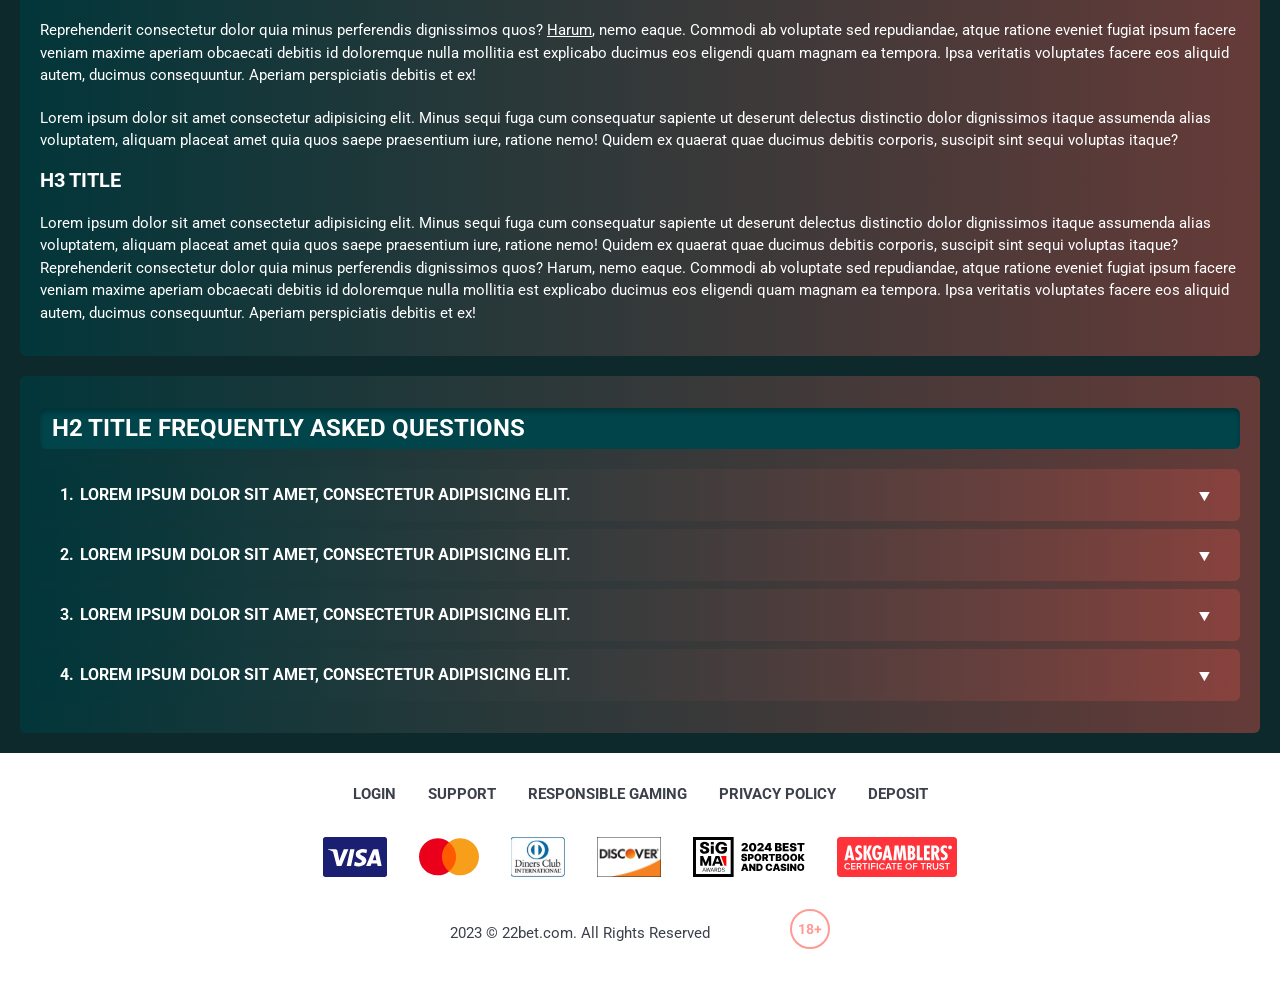
<file: casino.html>
<!DOCTYPE html>
<html lang="hr">
  <head>
    <meta charset="UTF-8" />
   
    <meta name="viewport" content="width=device-width, initial-scale=1.0" />
    <title>22Bet </title>
    <meta name="description" content />
    <meta property="og:site_name" content />
    <meta property="og:title" content />
    <meta property="og:type" content="website" />
    <meta property="og:url" content />
    <meta property="og:image" content />
    <meta property="og:image:alt" content />
    <meta property="og:locale" content="hr" />
    <meta property="og:description" content />
    <link rel="preconnect" href="https://fonts.googleapis.com" />
    <link rel="preconnect" href="https://fonts.gstatic.com" crossorigin="anonymous" />
   <link href="https://fonts.googleapis.com/css2?family=Open+Sans:ital,wght@0,300..800;1,300..800&display=swap" rel="stylesheet">
<link href="https://fonts.googleapis.com/css?family=Roboto+Condensed&display=swap" rel="stylesheet">
<link href="https://fonts.googleapis.com/css2?family=Roboto:ital,wght@0,100..900;1,100..900&display=swap" rel="stylesheet">

   <link rel="stylesheet" href="./css/reset.css" />
    <link rel="stylesheet" href="./css/main.css" />
    <link rel="stylesheet" href="./css/media.css"/>
    <link rel="icon" href="./images/Group.png" type="image/x-icon"/>
    <script
    src="https://code.jquery.com/jquery-3.6.1.min.js"
    integrity="sha256-o88AwQnZB+VDvE9tvIXrMQaPlFFSUTR+nldQm1LuPXQ="
    crossorigin="anonymous"
  ></script>
  </head>
  <body>
    <header class="header">
      <section class="content header__content">
        <a href="./index.html" class="logo header__logo"
          ><img src="./images/logo.svg" alt="logo" title
        /></a>
        <button class="header__btn-menu" >
          <svg width="16px" height="16px" viewBox="0 0 16 16" xmlns="http://www.w3.org/2000/svg">
              <rect y="0" width="16" height="3" rx="1.5"></rect>
              <rect y="6.5" width="16" height="3" rx="1.5"></rect>
              <rect y="13" width="16" height="3" rx="1.5"></rect>
            </svg>
        </button>

          <nav class="menu header__menu">
            <ul class="header__menu-list">
                
              <li class="" >
              <div class="header__menu-wrapper">
                <div class="js-button-expander js-button-expander--menu" >
                <a href="./bonus.html" >
                <span>Bonus</span>
              </a>
              </div>
              <div class="header__menu-wrap js-expand-content js-expand-content--menu">
                <ul >
                  <li>
                    <a href="./freeSpins.html">
                    <span>Free Spins</span>
                  </a></li>
                  <li><a href="./promoCode.html">
                    <span>Promo Code</span>
                  </a>
                </li>
                  <li><a href="./welcomeBonus.html">
                    <span>Welcome Bonus</span>
                  </a>
                </li>
                <li><a href="./vip.html">
                    <span>VIP</span>
                  </a>
                </li>
                </ul>
              </div>
              </div>
               <a href="./bonus.html" class="header__menu-item">
                <span>Bonus</span>
              </a>
            </li>
              <li>
                <a href="./app.html">
                 App
                </a>
              </li>
              
              <li class="">
              <div class="header__menu-wrapper">
                <div class="js-button-expander js-button-expander--menu" >
                <a href="./casino.html" >
                <span> Casino</span>
              </a>
              </div>
              <div class="header__menu-wrap js-expand-content js-expand-content--menu">
                <ul >
                  <li>
                    <a href="./slots.html">
                    <span>Slots</span>
                  </a></li>
                 
                </ul>
              </div>
              </div>
               <a href="./casino.html" class="header__menu-item">
                <span>Casino</span>
              </a>
            </li>
               <li>
                <a href="./live.html">
               Live
                </a>
              </li>
              <li>
                    <a href="./freeSpins.html">
                    <span>Free Spins</span>
                  </a></li>
                  <li><a href="./promoCode.html">
                    <span>Promo Code</span>
                  </a>
                </li>
                  <li><a href="./welcomeBonus.html">
                    <span>Welcome Bonus</span>
                  </a>
                </li>
                <li><a href="./vip.html">
                    <span>VIP</span>
                  </a>
                </li>
             <li>
                    <a href="./slots.html">
                    <span>Slots</span>
                  </a></li>
             
             
            </ul>
            <div class="header__button header__button-menu " >
              <a href="#" class="button  button__login-menu">log in</a>
              <a href="#" class="button button__menu">registration</a>
            </div>
           
          </nav>
            <a href="#" class="button button__login">log in</a>
            <a href="#" class="button button__singup">registration</a>
            <div id="clock" class="header__time">00:00</div>
            <a href="#" class="header__flag">
                <span><img src="./images/flag.png" alt="flag" title /></span>
                <span>hr</span>
              </a>
      </section>
    </header>
     <main class="main home main-page">
        <section class=" hero hero__page">
           
            <div class="background">
              <img src="./images/casino/bg-casino.webp" alt="hero" title />
              
            </div>
              <div class="hero__wrapper hero__wrapper-page">
              <div class="hero__data hero__data-bonus">
                <ul
                class="breadcrumbs "
                
              >
                <li
                  
                >
                  <a href="/" >
                    <span >Home</span></a
                  >
                 
                </li>
                <li
                  
                >
                  <a href="#" > <span >Casino</span></a>
                 
                </li>
              </ul>
                <h1 class="title general hero__title">
                H1 Title 22bet Lorem ipsum
                </h1>
                 <p class="hero__text">Lorem ipsum dolor sit amet consectetur adipisicing elit Aperiam perspiciatis debitis et ex!.</p>
               
                <a href="#" class="button  hero__button ">registration</a>
               
              </div>
             
            </div>
          </section>
      <section class="main__wrap main__wrap-page">
       
       <section class="content__wrapper content__wrapper-page">

         
        
       
          <section class="content article">
            <p>
           Lorem ipsum dolor sit amet consectetur adipisicing elit. Minus sequi fuga cum consequatur sapiente ut deserunt delectus distinctio dolor dignissimos itaque assumenda alias voluptatem, aliquam placeat amet quia quos saepe praesentium iure, ratione nemo! Quidem ex quaerat quae ducimus debitis corporis, suscipit sint sequi voluptas itaque? Reprehenderit consectetur dolor quia minus perferendis dignissimos quos? Harum, nemo eaque. Commodi ab voluptate sed repudiandae, atque ratione eveniet fugiat ipsum facere veniam maxime aperiam obcaecati debitis id doloremque nulla mollitia est explicabo ducimus eos eligendi quam magnam ea tempora. Ipsa veritatis voluptates facere eos aliquid autem, ducimus consequuntur. Aperiam perspiciatis debitis et ex! </p>
            <p>
            Harum, nemo eaque. Commodi ab voluptate sed repudiandae, atque ratione eveniet fugiat ipsum facere veniam maxime aperiam obcaecati debitis id doloremque nulla mollitia est explicabo ducimus eos eligendi quam magnam ea tempora. Ipsa veritatis voluptates facere eos aliquid autem, ducimus consequuntur. Aperiam perspiciatis debitis et ex!
            </p>
          </section>
    
                <section class="content casino">
           
              <ul class="casino__list casino__list-page ">
                <li class="casino__item">
                   <a href="#">
                     <div class="casino__wrapper">
                      <img class="casino__img" src="./images/casino/card-casino1.webp" alt="" title>
                    <div class="casino__hover casino__hover-live">
                        
                        <div class="casino-box">
                            
                        <span href="#" class="button  casino__buttons">Play now</span>
                        </div>
                    </div>
                    </div>
                   </a>
                    
                </li>
                <li class="casino__item">
                <a href="#">
                     <div class="casino__wrapper">
                      <img class="casino__img" src="./images/casino/card-casino2.webp" alt="" title>
                    <div class="casino__hover casino__hover-live">
                        
                        <div class="casino-box">
                            
                        <span href="#" class="button  casino__buttons">Play now</span>
                        </div>
                    </div>
                    </div>
                   </a>
                 
              </li>
              <li class="casino__item">
                 <a href="#">
                     <div class="casino__wrapper">
                      <img class="casino__img" src="./images/casino/card-casino3.webp" alt="" title>
                    <div class="casino__hover casino__hover-live">
                        
                        <div class="casino-box">
                            
                        <span href="#" class="button  casino__buttons">Play now</span>
                        </div>
                    </div>
                    </div>
                   </a>
            </li>
             <li class="casino__item">
                 <a href="#">
                     <div class="casino__wrapper">
                      <img class="casino__img" src="./images/casino/card-casino4.webp" alt="" title>
                    <div class="casino__hover casino__hover-live">
                        
                        <div class="casino-box">
                            
                        <span href="#" class="button  casino__buttons">Play now</span>
                        </div>
                    </div>
                    </div>
                   </a>
            </li>
           
           
    
      

              </ul>
         </section>
      
              <section class="content menu-review__content">
              

            
                <div class="menu__review-desk menu__review-content">table of contents</div>
                <ul class="menu__review menu__review-list">
                  <li><a href="#">H2 title  Lorem ipsum dolor sit amet</a></li>
                    <li><a href="#">H2 title  Lorem ipsum dolor sit amet</a></li>
                      <li><a href="#">H2 title  Lorem ipsum dolor sit amet</a></li>
                        <li><a href="#">H2 title  Lorem ipsum dolor sit amet</a></li>
                          <li><a href="#">H2 title  Lorem ipsum dolor sit amet</a></li>
                           <li><a href="#">H2 title Frequently Asked Questions</a></li>
                         
                          
                </ul>
             
          
          </section>
          
        
            <section class="content article">
            <h2 class="title high article__title">H2 title  Lorem ipsum dolor sit amet</h2>
            
            <p>
             Reprehenderit consectetur dolor quia minus perferendis dignissimos quos? <a href="#">Harum</a>, nemo eaque. Commodi ab voluptate sed repudiandae, atque ratione eveniet fugiat ipsum facere veniam maxime aperiam obcaecati debitis id doloremque nulla mollitia est explicabo ducimus eos eligendi quam magnam ea tempora. Ipsa veritatis voluptates facere eos aliquid autem, ducimus consequuntur. Aperiam perspiciatis debitis et ex!</p>
           
           <ol>
            <li>text</li>
            <li>text</li>
            <li>text</li>
                </ol>
              
              <p>Minus sequi fuga cum consequatur sapiente ut deserunt delectus distinctio dolor dignissimos itaque assumenda alias voluptatem, aliquam placeat amet quia quos saepe praesentium iure, ratione nemo! Quidem ex quaerat quae ducimus debitis corporis, suscipit sint sequi voluptas itaque? </p>
            <a href="#" class="button">Get Bonus</a>
            </section>
                <section class="content article">
            <h2 class="title high article__title">H2 title  Lorem ipsum dolor sit amet</h2>
            <p>Reprehenderit consectetur dolor quia minus perferendis dignissimos quos? <a href="#">Harum</a>, nemo eaque. Commodi ab voluptate sed repudiandae, atque ratione eveniet fugiat ipsum facere veniam maxime aperiam obcaecati debitis id doloremque nulla mollitia est explicabo ducimus eos eligendi quam magnam ea tempora. Ipsa veritatis voluptates facere eos aliquid autem, ducimus consequuntur. Aperiam perspiciatis debitis et ex!</p>
          <p>Lorem ipsum dolor sit amet consectetur adipisicing elit. Minus sequi fuga cum consequatur sapiente ut deserunt delectus distinctio dolor dignissimos itaque assumenda alias voluptatem, aliquam placeat amet quia quos saepe praesentium iure, ratione nemo! Quidem ex quaerat quae ducimus debitis corporis, suscipit sint sequi voluptas itaque? </p>
            <h3>h3 title</h3>
           <p>Lorem ipsum dolor sit amet consectetur adipisicing elit. Minus sequi fuga cum consequatur sapiente ut deserunt delectus distinctio dolor dignissimos itaque assumenda alias voluptatem, aliquam placeat amet quia quos saepe praesentium iure, ratione nemo! Quidem ex quaerat quae ducimus debitis corporis, suscipit sint sequi voluptas itaque? Reprehenderit consectetur dolor quia minus perferendis dignissimos quos? Harum, nemo eaque. Commodi ab voluptate sed repudiandae, atque ratione eveniet fugiat ipsum facere veniam maxime aperiam obcaecati debitis id doloremque nulla mollitia est explicabo ducimus eos eligendi quam magnam ea tempora. Ipsa veritatis voluptates facere eos aliquid autem, ducimus consequuntur. Aperiam perspiciatis debitis et ex!</p>
             </section>

          <section class="content faq">
            <h2 class="title high faq__title">H2 title  Frequently Asked Questions </h2>
            <ol class="faq__list " >
              <li class="faq__item"  >
                <h3 class="title medium faq__subtitle js-button-expander js-button-expander--faq"  > Lorem ipsum dolor sit amet, consectetur adipisicing elit.
                 </h3>
                <div  class="faq__answer js-expand-content js-expand-content--faq" >
                  <p  >
                  Lorem ipsum dolor sit amet, consectetur adipisicing elit. Dolorum velit harum repellendus quia distinctio dolorem temporibus totam nostrum facilis, incidunt ab dolor vel. Ipsum provident laborum atque, iste dolorum cupiditate at nam. Dignissimos accusamus ipsam, amet perspiciatis dolore quibusdam provident. </p>
                </div>
              </li>
              <li class="faq__item"  >
                <h3 class="title medium faq__subtitle js-button-expander js-button-expander--faq"  >Lorem ipsum dolor sit amet, consectetur adipisicing elit.</h3>
                <div class="faq__answer js-expand-content js-expand-content--faq" >
                  <p  >
                 Lorem ipsum dolor sit amet, consectetur adipisicing elit. Dolorum velit harum repellendus quia distinctio dolorem temporibus totam nostrum facilis, incidunt ab dolor vel. Ipsum provident laborum atque, iste dolorum cupiditate at nam. Dignissimos accusamus ipsam, amet perspiciatis dolore quibusdam provident. </p>
                </div>
              </li> 
              <li class="faq__item"  >
                <h3 class="title medium faq__subtitle js-button-expander js-button-expander--faq"  >Lorem ipsum dolor sit amet, consectetur adipisicing elit.</h3>
                <div class="faq__answer js-expand-content js-expand-content--faq" >
                  <p  >
                  Lorem ipsum dolor sit amet, consectetur adipisicing elit. Dolorum velit harum repellendus quia distinctio dolorem temporibus totam nostrum facilis, incidunt ab dolor vel. Ipsum provident laborum atque, iste dolorum cupiditate at nam. Dignissimos accusamus ipsam, amet perspiciatis dolore quibusdam provident. </p>
                </div>
              </li> 
              <li class="faq__item"  >
                <h3 class="title medium faq__subtitle js-button-expander js-button-expander--faq"  >Lorem ipsum dolor sit amet, consectetur adipisicing elit.</h3>
                <div class="faq__answer js-expand-content js-expand-content--faq" >
                  <p  >
                  Lorem ipsum dolor sit amet, consectetur adipisicing elit. Dolorum velit harum repellendus quia distinctio dolorem temporibus totam nostrum facilis, incidunt ab dolor vel. Ipsum provident laborum atque, iste dolorum cupiditate at nam. Dignissimos accusamus ipsam, amet perspiciatis dolore quibusdam provident.</p>
                </div>
              </li> 
             
            </ol>
          </section>
          
        </section> 
      
        <div class=""  onclick="scrollToTop()">
          <button class="main__arrow" id="scrollToTopBtn"></button>
        </div> 
        
      </section>
    </main> 
     <footer class=" footer ">
      <section class="content footer__content">
        <ul class="footer__menu">
         <li><a href="./login.html">Login</a></li>
         <li><a href="./support.html">Support</a></li>
         <li><a href="./responsible.html">Responsible Gaming</a></li>
         <li><a href="./policy.html">Privacy Policy</a></li>
         <li><a href="./deposit.html">Deposit</a></li>
        </ul>
       
          <ul class="footer__cards-list">
           
            <li>
              <a href="#"
                ><img src="./images/visa.svg" alt="cardvisa" title
              /></a>
            </li>
            <li>
              <a href="#"
                ><img
                  src="./images/mastercard.svg"
                  alt="mastercard"
                  title
              /></a>
            </li>
            <li>
                <a href="#"
                  ><img src="./images/diners.svg" alt="diners" title
                /></a>
              </li>
              <li>
                <a href="#"
                  ><img src="./images/discover.svg" alt="discover" title
                /></a>
              </li>
              <li>
                <a href="#"
                  ><img src="./images/sigma.svg" alt="sigma" title
                /></a>
              </li>
              <li>
                <a href="#"
                  ><img src="./images/ask.svg" alt="ask" title
                /></a>
              </li>
            
          </ul>
       
        <div class="footer__wrapp">
          <div class="footer__text">
            <p>2023 &copy; 22bet.com. All Rights Reserved
</p>
           
          </div>
          <div class="footer__age">
            <img src="./images/age.svg" alt="age" title />
          </div>
        </div>
      
      </section>
    </footer>
    <script src="./js/arrowUp.js" defer></script>
    <script src="./js/sidebar.js" defer></script>
    <script src="./js/expander.js" defer></script>
    <script src="./js/mobile-menu.js" defer></script>
    <script src="./js/clock.js" defer></script>
  </body>
</html>
</file>
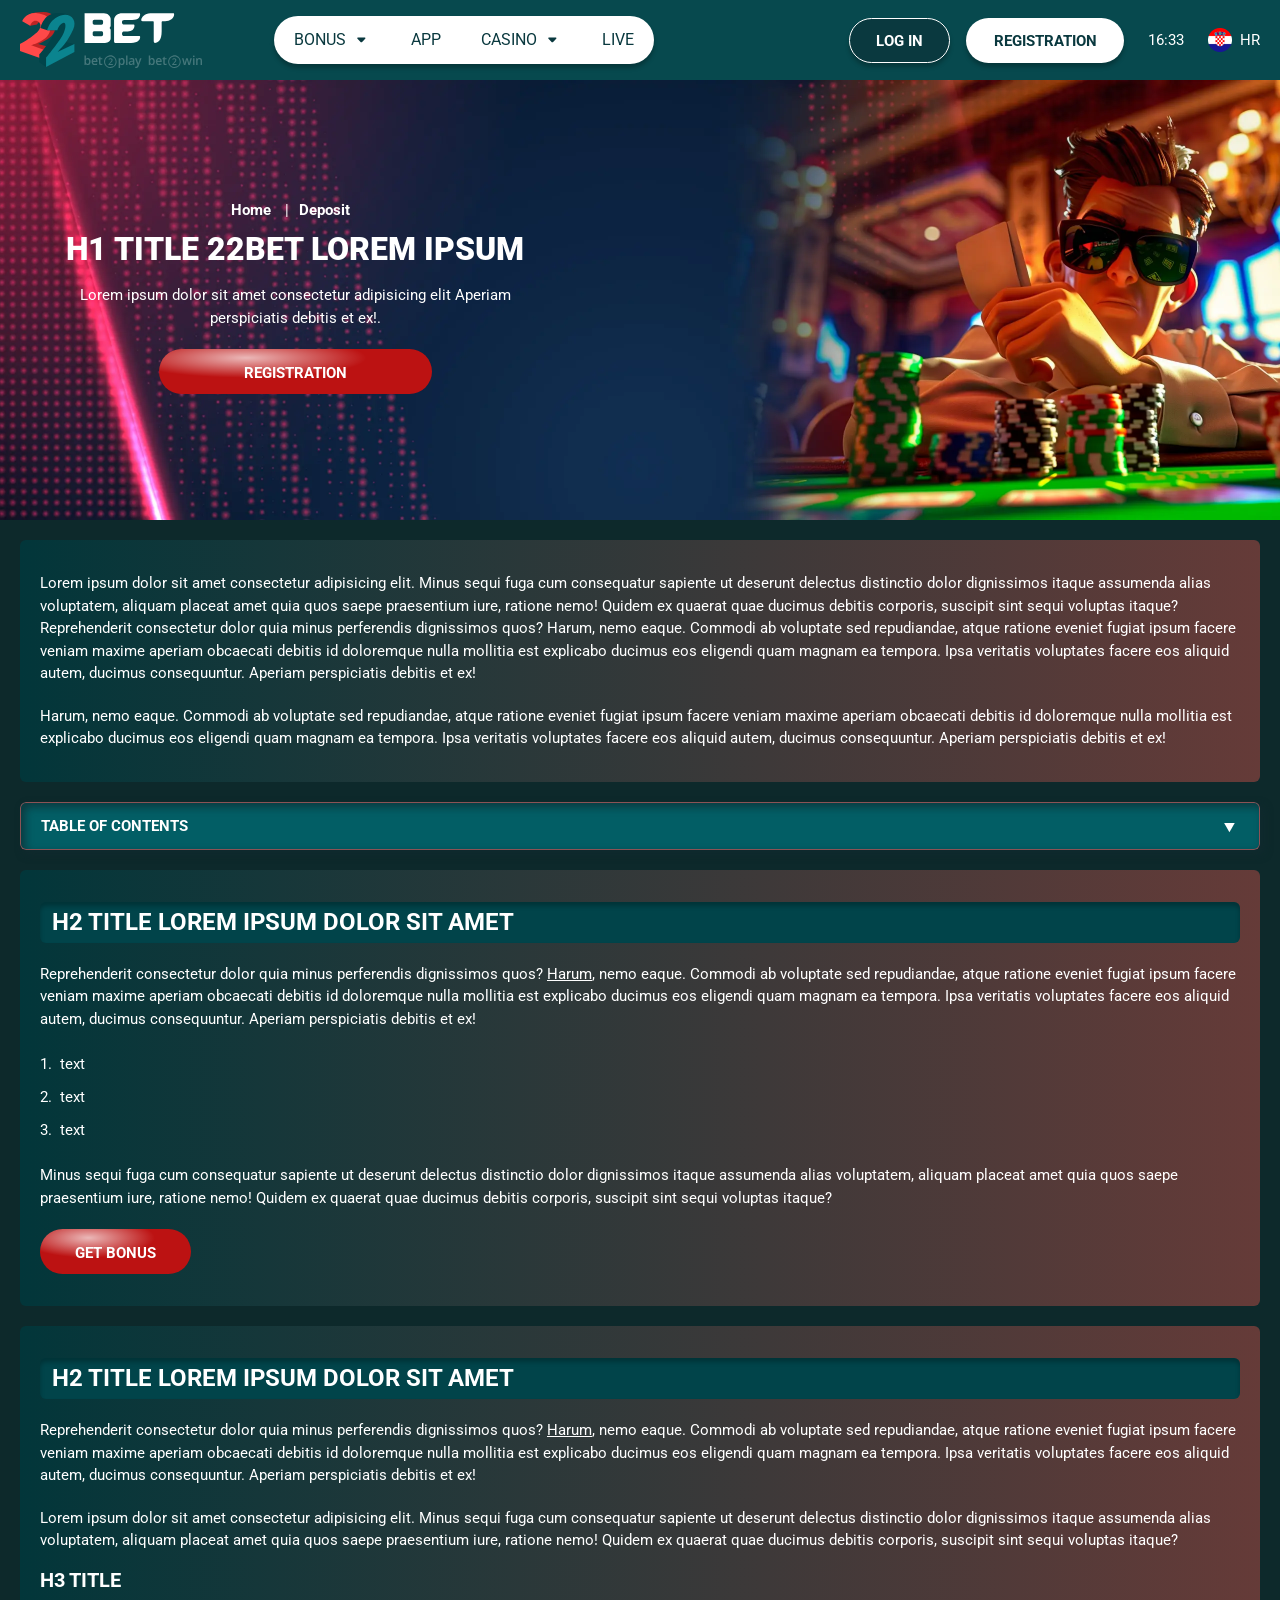
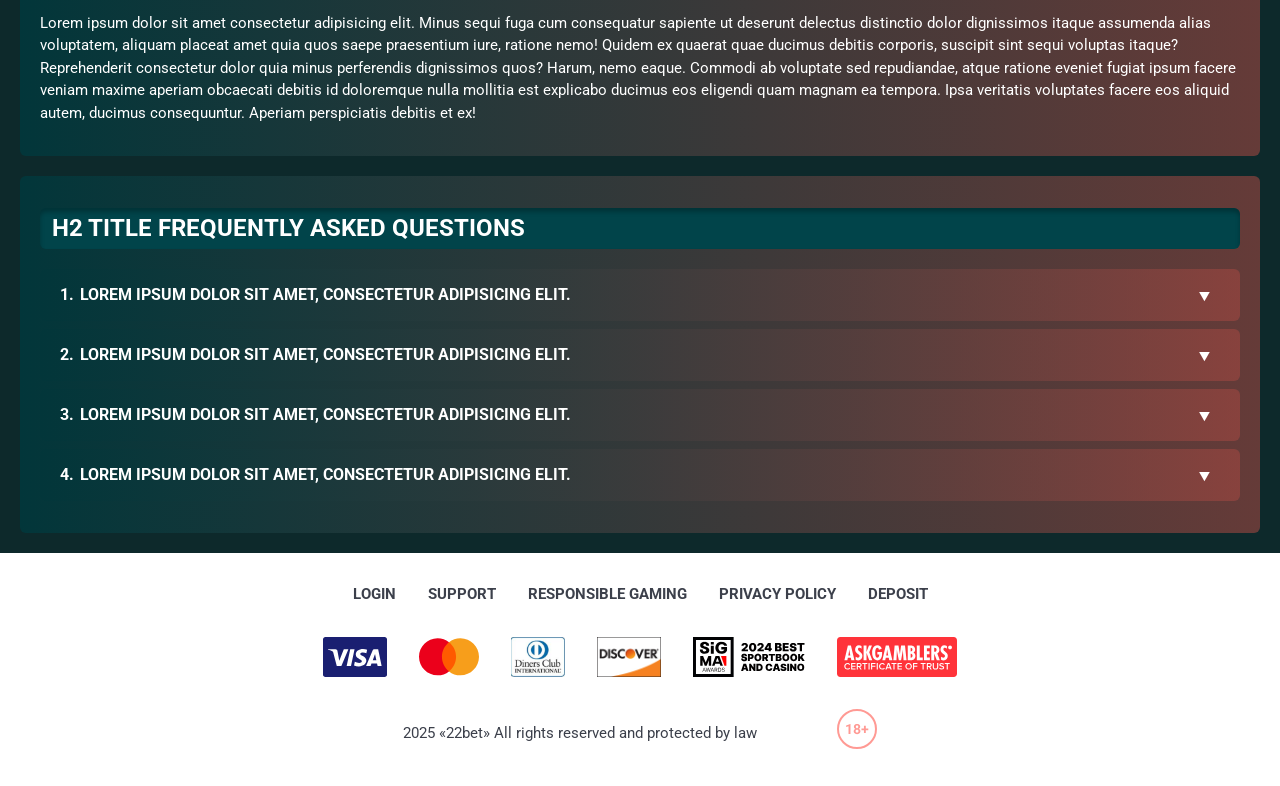
<file: deposit.html>
<!DOCTYPE html>
<html lang="hr">
  <head>
    <meta charset="UTF-8" />
   
    <meta name="viewport" content="width=device-width, initial-scale=1.0" />
    <title>22Bet </title>
    <meta name="description" content />
    <meta property="og:site_name" content />
    <meta property="og:title" content />
    <meta property="og:type" content="website" />
    <meta property="og:url" content />
    <meta property="og:image" content />
    <meta property="og:image:alt" content />
    <meta property="og:locale" content="hr" />
    <meta property="og:description" content />
    <link rel="preconnect" href="https://fonts.googleapis.com" />
    <link rel="preconnect" href="https://fonts.gstatic.com" crossorigin="anonymous" />
   <link href="https://fonts.googleapis.com/css2?family=Open+Sans:ital,wght@0,300..800;1,300..800&display=swap" rel="stylesheet">
<link href="https://fonts.googleapis.com/css?family=Roboto+Condensed&display=swap" rel="stylesheet">
<link href="https://fonts.googleapis.com/css2?family=Roboto:ital,wght@0,100..900;1,100..900&display=swap" rel="stylesheet">

   <link rel="stylesheet" href="./css/reset.css" />
    <link rel="stylesheet" href="./css/main.css" />
    <link rel="stylesheet" href="./css/media.css"/>
    <link rel="icon" href="./images/Group.png" type="image/x-icon"/>
    <script
    src="https://code.jquery.com/jquery-3.6.1.min.js"
    integrity="sha256-o88AwQnZB+VDvE9tvIXrMQaPlFFSUTR+nldQm1LuPXQ="
    crossorigin="anonymous"
  ></script>
  </head>
  <body>
    <header class="header">
      <section class="content header__content">
        <a href="./index.html" class="logo header__logo"
          ><img src="./images/logo.svg" alt="logo" title
        /></a>
        <button class="header__btn-menu" >
          <svg width="16px" height="16px" viewBox="0 0 16 16" xmlns="http://www.w3.org/2000/svg">
              <rect y="0" width="16" height="3" rx="1.5"></rect>
              <rect y="6.5" width="16" height="3" rx="1.5"></rect>
              <rect y="13" width="16" height="3" rx="1.5"></rect>
            </svg>
        </button>

          <nav class="menu header__menu">
            <ul class="header__menu-list">
                
              <li class="" >
              <div class="header__menu-wrapper">
                <div class="js-button-expander js-button-expander--menu" >
                <a href="./bonus.html" >
                <span>Bonus</span>
              </a>
              </div>
              <div class="header__menu-wrap js-expand-content js-expand-content--menu">
                <ul >
                  <li>
                    <a href="./freeSpins.html">
                    <span>Free Spins</span>
                  </a></li>
                  <li><a href="./promoCode.html">
                    <span>Promo Code</span>
                  </a>
                </li>
                  <li><a href="./welcomeBonus.html">
                    <span>Welcome Bonus</span>
                  </a>
                </li>
                <li><a href="./vip.html">
                    <span>VIP</span>
                  </a>
                </li>
                </ul>
              </div>
              </div>
               <a href="./bonus.html" class="header__menu-item">
                <span>Bonus</span>
              </a>
            </li>
              <li>
                <a href="./app.html">
                 App
                </a>
              </li>
              
              <li class="">
              <div class="header__menu-wrapper">
                <div class="js-button-expander js-button-expander--menu" >
                <a href="./casino.html" >
                <span> Casino</span>
              </a>
              </div>
              <div class="header__menu-wrap js-expand-content js-expand-content--menu">
                <ul >
                  <li>
                    <a href="./slots.html">
                    <span>Slots</span>
                  </a></li>
                 
                </ul>
              </div>
              </div>
               <a href="./casino.html" class="header__menu-item">
                <span>Casino</span>
              </a>
            </li>
               <li>
                <a href="./live.html">
               Live
                </a>
              </li>
              <li>
                    <a href="./freeSpins.html">
                    <span>Free Spins</span>
                  </a></li>
                  <li><a href="./promoCode.html">
                    <span>Promo Code</span>
                  </a>
                </li>
                  <li><a href="./welcomeBonus.html">
                    <span>Welcome Bonus</span>
                  </a>
                </li>
                <li><a href="./vip.html">
                    <span>VIP</span>
                  </a>
                </li>
             <li>
                    <a href="./slots.html">
                    <span>Slots</span>
                  </a></li>
             
             
            </ul>
            <div class="header__button header__button-menu " >
              <a href="#" class="button  button__login-menu">log in</a>
              <a href="#" class="button button__menu">registration</a>
            </div>
           
          </nav>
            <a href="#" class="button button__login">log in</a>
            <a href="#" class="button button__singup">registration</a>
            <div id="clock" class="header__time">00:00</div>
            <a href="#" class="header__flag">
                <span><img src="./images/flag.png" alt="flag" title /></span>
                <span>hr</span>
              </a>
      </section>
    </header>
     <main class="main home main-page">
        <section class=" hero hero__page">
           
            <div class="background">
              <img src="./images/layout-images/bg-deposit.webp" alt="hero" title />
              
            </div>
              <div class="hero__wrapper hero__wrapper-page">
              <div class="hero__data hero__data-bonus">
                <ul
                class="breadcrumbs "
                
              >
                <li
                  
                >
                  <a href="/" >
                    <span >Home</span></a
                  >
                 
                </li>
                <li
                  
                >
                  <a href="#" > <span >Deposit</span></a>
                 
                </li>
              </ul>
                <h1 class="title general hero__title">
                H1 Title 22bet Lorem ipsum
                </h1>
                 <p class="hero__text">Lorem ipsum dolor sit amet consectetur adipisicing elit Aperiam perspiciatis debitis et ex!.</p>
               
                <a href="#" class="button  hero__button ">registration</a>
               
              </div>
             
            </div>
          </section>
      <section class="main__wrap main__wrap-page">
       
       <section class="content__wrapper content__wrapper-page">

         
        
       
          <section class="content article">
            <p>
           Lorem ipsum dolor sit amet consectetur adipisicing elit. Minus sequi fuga cum consequatur sapiente ut deserunt delectus distinctio dolor dignissimos itaque assumenda alias voluptatem, aliquam placeat amet quia quos saepe praesentium iure, ratione nemo! Quidem ex quaerat quae ducimus debitis corporis, suscipit sint sequi voluptas itaque? Reprehenderit consectetur dolor quia minus perferendis dignissimos quos? Harum, nemo eaque. Commodi ab voluptate sed repudiandae, atque ratione eveniet fugiat ipsum facere veniam maxime aperiam obcaecati debitis id doloremque nulla mollitia est explicabo ducimus eos eligendi quam magnam ea tempora. Ipsa veritatis voluptates facere eos aliquid autem, ducimus consequuntur. Aperiam perspiciatis debitis et ex! </p>
            <p>
            Harum, nemo eaque. Commodi ab voluptate sed repudiandae, atque ratione eveniet fugiat ipsum facere veniam maxime aperiam obcaecati debitis id doloremque nulla mollitia est explicabo ducimus eos eligendi quam magnam ea tempora. Ipsa veritatis voluptates facere eos aliquid autem, ducimus consequuntur. Aperiam perspiciatis debitis et ex!
            </p>
          </section>
    
           
              <section class="content menu-review__content">
              

            
                <div class="menu__review-desk menu__review-content">table of contents</div>
                <ul class="menu__review menu__review-list">
                  <li><a href="#">H2 title  Lorem ipsum dolor sit amet</a></li>
                    <li><a href="#">H2 title  Lorem ipsum dolor sit amet</a></li>
                      <li><a href="#">H2 title  Lorem ipsum dolor sit amet</a></li>
                        <li><a href="#">H2 title  Lorem ipsum dolor sit amet</a></li>
                          <li><a href="#">H2 title  Lorem ipsum dolor sit amet</a></li>
                           <li><a href="#">H2 title Frequently Asked Questions</a></li>
                         
                          
                </ul>
             
          
          </section>
          
        
            <section class="content article">
            <h2 class="title high article__title">H2 title  Lorem ipsum dolor sit amet</h2>
            
            <p>
             Reprehenderit consectetur dolor quia minus perferendis dignissimos quos? <a href="#">Harum</a>, nemo eaque. Commodi ab voluptate sed repudiandae, atque ratione eveniet fugiat ipsum facere veniam maxime aperiam obcaecati debitis id doloremque nulla mollitia est explicabo ducimus eos eligendi quam magnam ea tempora. Ipsa veritatis voluptates facere eos aliquid autem, ducimus consequuntur. Aperiam perspiciatis debitis et ex!</p>
           
           <ol>
            <li>text</li>
            <li>text</li>
            <li>text</li>
                </ol>
              
              <p>Minus sequi fuga cum consequatur sapiente ut deserunt delectus distinctio dolor dignissimos itaque assumenda alias voluptatem, aliquam placeat amet quia quos saepe praesentium iure, ratione nemo! Quidem ex quaerat quae ducimus debitis corporis, suscipit sint sequi voluptas itaque? </p>
            <a href="#" class="button">Get Bonus</a>
            </section>
                <section class="content article">
            <h2 class="title high article__title">H2 title  Lorem ipsum dolor sit amet</h2>
            <p>Reprehenderit consectetur dolor quia minus perferendis dignissimos quos? <a href="#">Harum</a>, nemo eaque. Commodi ab voluptate sed repudiandae, atque ratione eveniet fugiat ipsum facere veniam maxime aperiam obcaecati debitis id doloremque nulla mollitia est explicabo ducimus eos eligendi quam magnam ea tempora. Ipsa veritatis voluptates facere eos aliquid autem, ducimus consequuntur. Aperiam perspiciatis debitis et ex!</p>
          <p>Lorem ipsum dolor sit amet consectetur adipisicing elit. Minus sequi fuga cum consequatur sapiente ut deserunt delectus distinctio dolor dignissimos itaque assumenda alias voluptatem, aliquam placeat amet quia quos saepe praesentium iure, ratione nemo! Quidem ex quaerat quae ducimus debitis corporis, suscipit sint sequi voluptas itaque? </p>
            <h3>h3 title</h3>
           <p>Lorem ipsum dolor sit amet consectetur adipisicing elit. Minus sequi fuga cum consequatur sapiente ut deserunt delectus distinctio dolor dignissimos itaque assumenda alias voluptatem, aliquam placeat amet quia quos saepe praesentium iure, ratione nemo! Quidem ex quaerat quae ducimus debitis corporis, suscipit sint sequi voluptas itaque? Reprehenderit consectetur dolor quia minus perferendis dignissimos quos? Harum, nemo eaque. Commodi ab voluptate sed repudiandae, atque ratione eveniet fugiat ipsum facere veniam maxime aperiam obcaecati debitis id doloremque nulla mollitia est explicabo ducimus eos eligendi quam magnam ea tempora. Ipsa veritatis voluptates facere eos aliquid autem, ducimus consequuntur. Aperiam perspiciatis debitis et ex!</p>
             </section>

          <section class="content faq">
            <h2 class="title high faq__title">H2 title  Frequently Asked Questions </h2>
            <ol class="faq__list " >
              <li class="faq__item"  >
                <h3 class="title medium faq__subtitle js-button-expander js-button-expander--faq"  > Lorem ipsum dolor sit amet, consectetur adipisicing elit.
                 </h3>
                <div  class="faq__answer js-expand-content js-expand-content--faq" >
                  <p  >
                  Lorem ipsum dolor sit amet, consectetur adipisicing elit. Dolorum velit harum repellendus quia distinctio dolorem temporibus totam nostrum facilis, incidunt ab dolor vel. Ipsum provident laborum atque, iste dolorum cupiditate at nam. Dignissimos accusamus ipsam, amet perspiciatis dolore quibusdam provident. </p>
                </div>
              </li>
              <li class="faq__item"  >
                <h3 class="title medium faq__subtitle js-button-expander js-button-expander--faq"  >Lorem ipsum dolor sit amet, consectetur adipisicing elit.</h3>
                <div class="faq__answer js-expand-content js-expand-content--faq" >
                  <p  >
                 Lorem ipsum dolor sit amet, consectetur adipisicing elit. Dolorum velit harum repellendus quia distinctio dolorem temporibus totam nostrum facilis, incidunt ab dolor vel. Ipsum provident laborum atque, iste dolorum cupiditate at nam. Dignissimos accusamus ipsam, amet perspiciatis dolore quibusdam provident. </p>
                </div>
              </li> 
              <li class="faq__item"  >
                <h3 class="title medium faq__subtitle js-button-expander js-button-expander--faq"  >Lorem ipsum dolor sit amet, consectetur adipisicing elit.</h3>
                <div class="faq__answer js-expand-content js-expand-content--faq" >
                  <p  >
                  Lorem ipsum dolor sit amet, consectetur adipisicing elit. Dolorum velit harum repellendus quia distinctio dolorem temporibus totam nostrum facilis, incidunt ab dolor vel. Ipsum provident laborum atque, iste dolorum cupiditate at nam. Dignissimos accusamus ipsam, amet perspiciatis dolore quibusdam provident. </p>
                </div>
              </li> 
              <li class="faq__item"  >
                <h3 class="title medium faq__subtitle js-button-expander js-button-expander--faq"  >Lorem ipsum dolor sit amet, consectetur adipisicing elit.</h3>
                <div class="faq__answer js-expand-content js-expand-content--faq" >
                  <p  >
                  Lorem ipsum dolor sit amet, consectetur adipisicing elit. Dolorum velit harum repellendus quia distinctio dolorem temporibus totam nostrum facilis, incidunt ab dolor vel. Ipsum provident laborum atque, iste dolorum cupiditate at nam. Dignissimos accusamus ipsam, amet perspiciatis dolore quibusdam provident.</p>
                </div>
              </li> 
             
            </ol>
          </section>
          
        </section> 
      
        <div class=""  onclick="scrollToTop()">
          <button class="main__arrow" id="scrollToTopBtn"></button>
        </div> 
        
      </section>
    </main> 
     <footer class=" footer ">
      <section class="content footer__content">
        <ul class="footer__menu">
         <li><a href="./login.html">Login</a></li>
         <li><a href="./support.html">Support</a></li>
         <li><a href="./responsible.html">Responsible Gaming</a></li>
         <li><a href="./policy.html">Privacy Policy</a></li>
         <li><a href="./deposit.html">Deposit</a></li>
        </ul>
       
          <ul class="footer__cards-list">
           
            <li>
              <a href="#"
                ><img src="./images/visa.svg" alt="cardvisa" title
              /></a>
            </li>
            <li>
              <a href="#"
                ><img
                  src="./images/mastercard.svg"
                  alt="mastercard"
                  title
              /></a>
            </li>
            <li>
                <a href="#"
                  ><img src="./images/diners.svg" alt="diners" title
                /></a>
              </li>
              <li>
                <a href="#"
                  ><img src="./images/discover.svg" alt="discover" title
                /></a>
              </li>
              <li>
                <a href="#"
                  ><img src="./images/sigma.svg" alt="sigma" title
                /></a>
              </li>
              <li>
                <a href="#"
                  ><img src="./images/ask.svg" alt="ask" title
                /></a>
              </li>
            
          </ul>
       
        <div class="footer__wrapp">
          <div class="footer__text">
           <p>2025 «22bet» All rights reserved and protected by law
</p>
           
          </div>
          <div class="footer__age">
            <img src="./images/age.svg" alt="age" title />
          </div>
        </div>
      
      </section>
    </footer>
    <script src="./js/arrowUp.js" defer></script>
    <script src="./js/sidebar.js" defer></script>
    <script src="./js/expander.js" defer></script>
    <script src="./js/mobile-menu.js" defer></script>
    <script src="./js/clock.js" defer></script>
  </body>
</html>
</file>
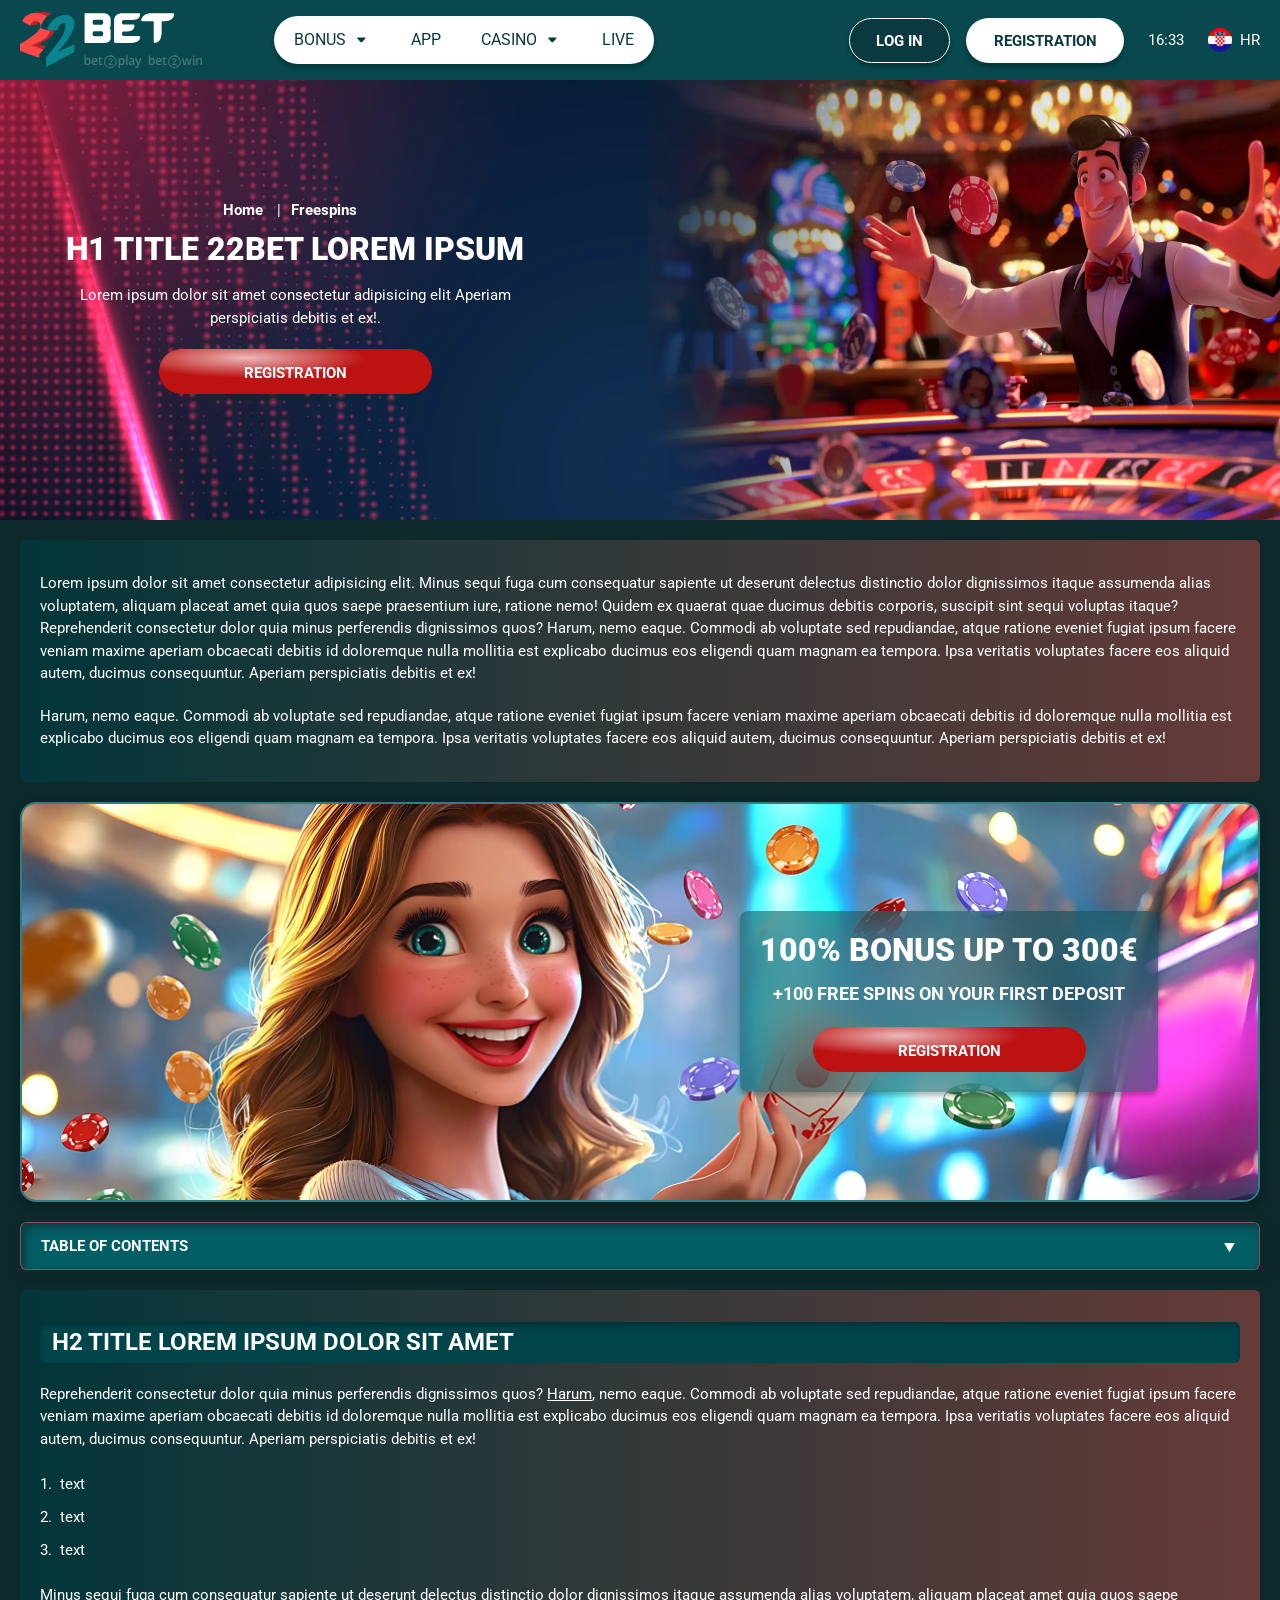
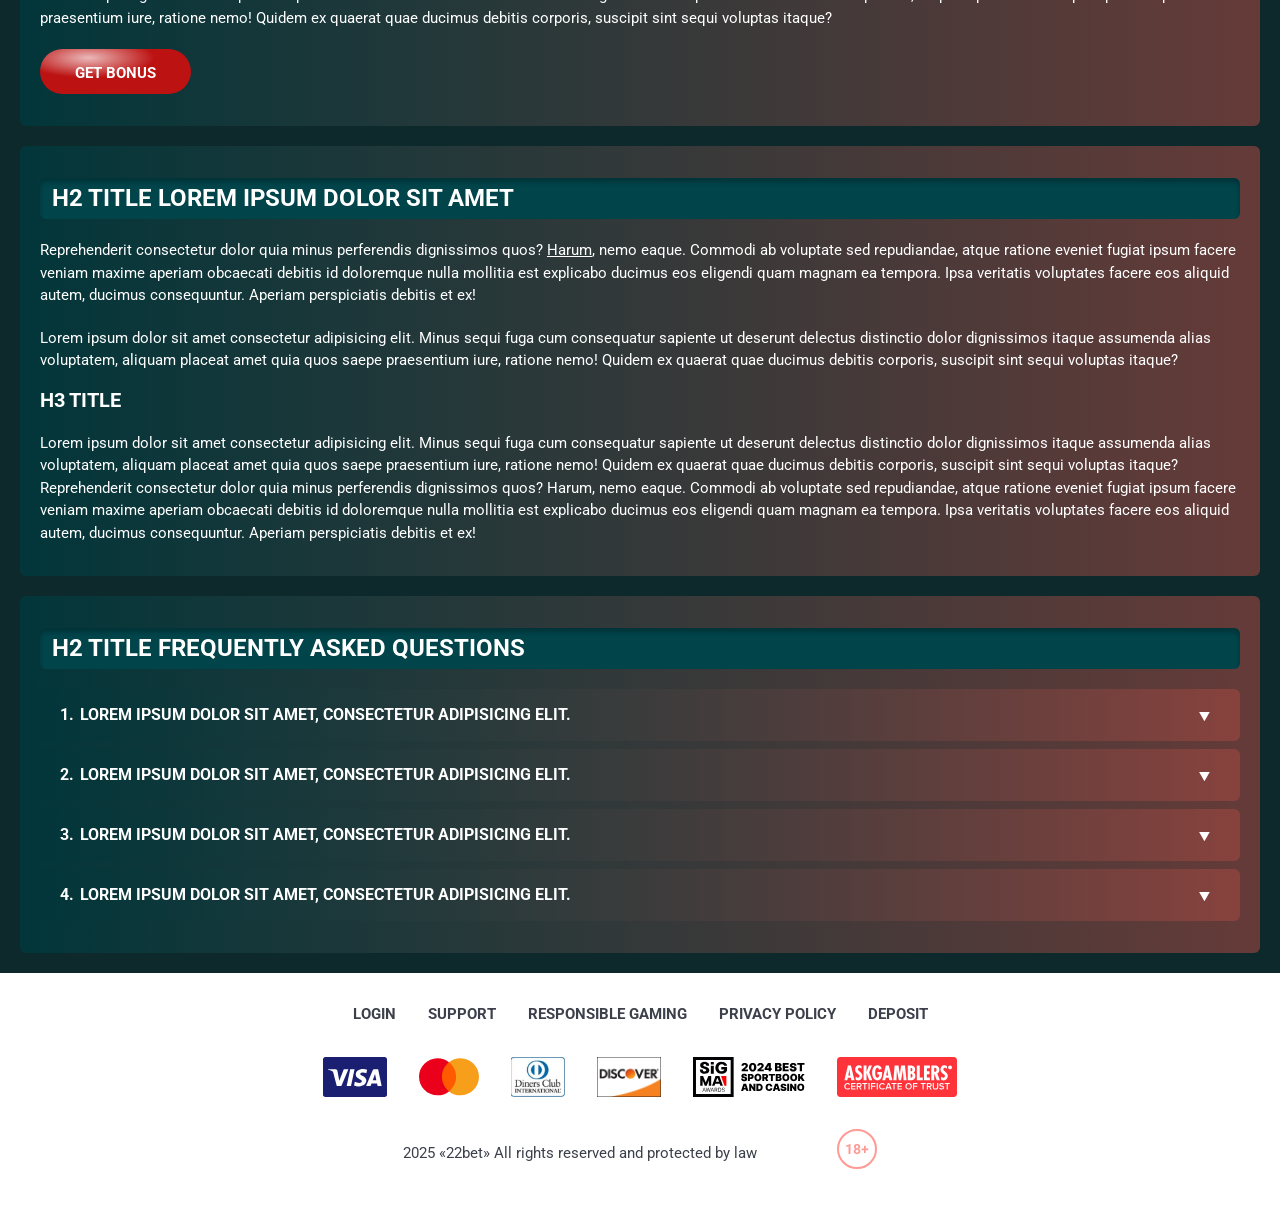
<file: freeSpins.html>
<!DOCTYPE html>
<html lang="hr">
  <head>
    <meta charset="UTF-8" />
   
    <meta name="viewport" content="width=device-width, initial-scale=1.0" />
    <title>22Bet </title>
    <meta name="description" content />
    <meta property="og:site_name" content />
    <meta property="og:title" content />
    <meta property="og:type" content="website" />
    <meta property="og:url" content />
    <meta property="og:image" content />
    <meta property="og:image:alt" content />
    <meta property="og:locale" content="hr" />
    <meta property="og:description" content />
    <link rel="preconnect" href="https://fonts.googleapis.com" />
    <link rel="preconnect" href="https://fonts.gstatic.com" crossorigin="anonymous" />
   <link href="https://fonts.googleapis.com/css2?family=Open+Sans:ital,wght@0,300..800;1,300..800&display=swap" rel="stylesheet">
<link href="https://fonts.googleapis.com/css?family=Roboto+Condensed&display=swap" rel="stylesheet">
<link href="https://fonts.googleapis.com/css2?family=Roboto:ital,wght@0,100..900;1,100..900&display=swap" rel="stylesheet">

   <link rel="stylesheet" href="./css/reset.css" />
    <link rel="stylesheet" href="./css/main.css" />
    <link rel="stylesheet" href="./css/media.css"/>
    <link rel="icon" href="./images/Group.png" type="image/x-icon"/>
    <script
    src="https://code.jquery.com/jquery-3.6.1.min.js"
    integrity="sha256-o88AwQnZB+VDvE9tvIXrMQaPlFFSUTR+nldQm1LuPXQ="
    crossorigin="anonymous"
  ></script>
  </head>
  <body>
    <header class="header">
      <section class="content header__content">
        <a href="./index.html" class="logo header__logo"
          ><img src="./images/logo.svg" alt="logo" title
        /></a>
        <button class="header__btn-menu" >
          <svg width="16px" height="16px" viewBox="0 0 16 16" xmlns="http://www.w3.org/2000/svg">
              <rect y="0" width="16" height="3" rx="1.5"></rect>
              <rect y="6.5" width="16" height="3" rx="1.5"></rect>
              <rect y="13" width="16" height="3" rx="1.5"></rect>
            </svg>
        </button>

          <nav class="menu header__menu">
            <ul class="header__menu-list">
                
              <li class="" >
              <div class="header__menu-wrapper">
                <div class="js-button-expander js-button-expander--menu" >
                <a href="./bonus.html" >
                <span>Bonus</span>
              </a>
              </div>
              <div class="header__menu-wrap js-expand-content js-expand-content--menu">
                <ul >
                  <li>
                    <a href="./freeSpins.html">
                    <span>Free Spins</span>
                  </a></li>
                  <li><a href="./promoCode.html">
                    <span>Promo Code</span>
                  </a>
                </li>
                  <li><a href="./welcomeBonus.html">
                    <span>Welcome Bonus</span>
                  </a>
                </li>
                <li><a href="./vip.html">
                    <span>VIP</span>
                  </a>
                </li>
                </ul>
              </div>
              </div>
               <a href="./bonus.html" class="header__menu-item">
                <span>Bonus</span>
              </a>
            </li>
              <li>
                <a href="./app.html">
                 App
                </a>
              </li>
              
              <li class="">
              <div class="header__menu-wrapper">
                <div class="js-button-expander js-button-expander--menu" >
                <a href="./casino.html" >
                <span> Casino</span>
              </a>
              </div>
              <div class="header__menu-wrap js-expand-content js-expand-content--menu">
                <ul >
                  <li>
                    <a href="./slots.html">
                    <span>Slots</span>
                  </a></li>
                 
                </ul>
              </div>
              </div>
               <a href="./casino.html" class="header__menu-item">
                <span>Casino</span>
              </a>
            </li>
               <li>
                <a href="./live.html">
               Live
                </a>
              </li>
              <li>
                    <a href="./freeSpins.html">
                    <span>Free Spins</span>
                  </a></li>
                  <li><a href="./promoCode.html">
                    <span>Promo Code</span>
                  </a>
                </li>
                  <li><a href="./welcomeBonus.html">
                    <span>Welcome Bonus</span>
                  </a>
                </li>
                <li><a href="./vip.html">
                    <span>VIP</span>
                  </a>
                </li>
             <li>
                    <a href="./slots.html">
                    <span>Slots</span>
                  </a></li>
             
             
            </ul>
            <div class="header__button header__button-menu " >
              <a href="#" class="button  button__login-menu">log in</a>
              <a href="#" class="button button__menu">registration</a>
            </div>
           
          </nav>
            <a href="#" class="button button__login">log in</a>
            <a href="#" class="button button__singup">registration</a>
            <div id="clock" class="header__time">00:00</div>
            <a href="#" class="header__flag">
                <span><img src="./images/flag.png" alt="flag" title /></span>
                <span>hr</span>
              </a>
      </section>
    </header>
     <main class="main home main-page">
        <section class=" hero hero__page">
           
            <div class="background">
              <img src="./images/layout-images/bg-freeSpin.webp" alt="hero" title />
              
            </div>
              <div class="hero__wrapper hero__wrapper-page">
              <div class="hero__data hero__data-bonus">
                <ul
                class="breadcrumbs "
                
              >
                <li
                  
                >
                  <a href="/" >
                    <span >Home</span></a
                  >
                 
                </li>
                <li
                  
                >
                  <a href="#" > <span >Freespins</span></a>
                 
                </li>
              </ul>
                <h1 class="title general hero__title">
               H1 Title 22bet Lorem ipsum
                </h1>
                 <p class="hero__text">Lorem ipsum dolor sit amet consectetur adipisicing elit Aperiam perspiciatis debitis et ex!.</p>
               
                <a href="#" class="button  hero__button ">registration</a>
               
              </div>
             
            </div>
          </section>
      <section class="main__wrap main__wrap-page">
       
       <section class="content__wrapper content__wrapper-page">

         
        
       
          <section class="content article">
            <p>
           Lorem ipsum dolor sit amet consectetur adipisicing elit. Minus sequi fuga cum consequatur sapiente ut deserunt delectus distinctio dolor dignissimos itaque assumenda alias voluptatem, aliquam placeat amet quia quos saepe praesentium iure, ratione nemo! Quidem ex quaerat quae ducimus debitis corporis, suscipit sint sequi voluptas itaque? Reprehenderit consectetur dolor quia minus perferendis dignissimos quos? Harum, nemo eaque. Commodi ab voluptate sed repudiandae, atque ratione eveniet fugiat ipsum facere veniam maxime aperiam obcaecati debitis id doloremque nulla mollitia est explicabo ducimus eos eligendi quam magnam ea tempora. Ipsa veritatis voluptates facere eos aliquid autem, ducimus consequuntur. Aperiam perspiciatis debitis et ex! </p>
            <p>
            Harum, nemo eaque. Commodi ab voluptate sed repudiandae, atque ratione eveniet fugiat ipsum facere veniam maxime aperiam obcaecati debitis id doloremque nulla mollitia est explicabo ducimus eos eligendi quam magnam ea tempora. Ipsa veritatis voluptates facere eos aliquid autem, ducimus consequuntur. Aperiam perspiciatis debitis et ex!
            </p>
          </section>
    
             <section class="content banner banner-main">
            <div class="background ">
              
              <img src="./images/layout-images/banner-freeSpin.webp" alt="banner" title />
               
            </div>
            <div class="banner__info">
              
              <h2 class="title high banner__title-main">
              100% BONUS UP TO 300€
              </h2>
            <p class="banner__subtitle">+100 free spins on your first deposit</p>
              <a href="#" class="button banner__button">registration</a>
              
            </div>
          </section>
          
      
              <section class="content menu-review__content">
              

            
                <div class="menu__review-desk menu__review-content">table of contents</div>
                <ul class="menu__review menu__review-list">
                  <li><a href="#">H2 title  Lorem ipsum dolor sit amet</a></li>
                    <li><a href="#">H2 title  Lorem ipsum dolor sit amet</a></li>
                      <li><a href="#">H2 title  Lorem ipsum dolor sit amet</a></li>
                        <li><a href="#">H2 title  Lorem ipsum dolor sit amet</a></li>
                          <li><a href="#">H2 title  Lorem ipsum dolor sit amet</a></li>
                           <li><a href="#">H2 title Frequently Asked Questions</a></li>
                         
                          
                </ul>
             
          
          </section>
          
        
            <section class="content article">
            <h2 class="title high article__title">H2 title  Lorem ipsum dolor sit amet</h2>
            
            <p>
             Reprehenderit consectetur dolor quia minus perferendis dignissimos quos? <a href="#">Harum</a>, nemo eaque. Commodi ab voluptate sed repudiandae, atque ratione eveniet fugiat ipsum facere veniam maxime aperiam obcaecati debitis id doloremque nulla mollitia est explicabo ducimus eos eligendi quam magnam ea tempora. Ipsa veritatis voluptates facere eos aliquid autem, ducimus consequuntur. Aperiam perspiciatis debitis et ex!</p>
           
           <ol>
            <li>text</li>
            <li>text</li>
            <li>text</li>
                </ol>
              
              <p>Minus sequi fuga cum consequatur sapiente ut deserunt delectus distinctio dolor dignissimos itaque assumenda alias voluptatem, aliquam placeat amet quia quos saepe praesentium iure, ratione nemo! Quidem ex quaerat quae ducimus debitis corporis, suscipit sint sequi voluptas itaque? </p>
            <a href="#" class="button">Get Bonus</a>
            </section>
                <section class="content article">
            <h2 class="title high article__title">H2 title  Lorem ipsum dolor sit amet</h2>
            <p>Reprehenderit consectetur dolor quia minus perferendis dignissimos quos? <a href="#">Harum</a>, nemo eaque. Commodi ab voluptate sed repudiandae, atque ratione eveniet fugiat ipsum facere veniam maxime aperiam obcaecati debitis id doloremque nulla mollitia est explicabo ducimus eos eligendi quam magnam ea tempora. Ipsa veritatis voluptates facere eos aliquid autem, ducimus consequuntur. Aperiam perspiciatis debitis et ex!</p>
          <p>Lorem ipsum dolor sit amet consectetur adipisicing elit. Minus sequi fuga cum consequatur sapiente ut deserunt delectus distinctio dolor dignissimos itaque assumenda alias voluptatem, aliquam placeat amet quia quos saepe praesentium iure, ratione nemo! Quidem ex quaerat quae ducimus debitis corporis, suscipit sint sequi voluptas itaque? </p>
            <h3>h3 title</h3>
           <p>Lorem ipsum dolor sit amet consectetur adipisicing elit. Minus sequi fuga cum consequatur sapiente ut deserunt delectus distinctio dolor dignissimos itaque assumenda alias voluptatem, aliquam placeat amet quia quos saepe praesentium iure, ratione nemo! Quidem ex quaerat quae ducimus debitis corporis, suscipit sint sequi voluptas itaque? Reprehenderit consectetur dolor quia minus perferendis dignissimos quos? Harum, nemo eaque. Commodi ab voluptate sed repudiandae, atque ratione eveniet fugiat ipsum facere veniam maxime aperiam obcaecati debitis id doloremque nulla mollitia est explicabo ducimus eos eligendi quam magnam ea tempora. Ipsa veritatis voluptates facere eos aliquid autem, ducimus consequuntur. Aperiam perspiciatis debitis et ex!</p>
             </section>

          <section class="content faq">
            <h2 class="title high faq__title">H2 title  Frequently Asked Questions </h2>
            <ol class="faq__list " >
              <li class="faq__item"  >
                <h3 class="title medium faq__subtitle js-button-expander js-button-expander--faq"  > Lorem ipsum dolor sit amet, consectetur adipisicing elit.
                 </h3>
                <div  class="faq__answer js-expand-content js-expand-content--faq" >
                  <p  >
                  Lorem ipsum dolor sit amet, consectetur adipisicing elit. Dolorum velit harum repellendus quia distinctio dolorem temporibus totam nostrum facilis, incidunt ab dolor vel. Ipsum provident laborum atque, iste dolorum cupiditate at nam. Dignissimos accusamus ipsam, amet perspiciatis dolore quibusdam provident. </p>
                </div>
              </li>
              <li class="faq__item"  >
                <h3 class="title medium faq__subtitle js-button-expander js-button-expander--faq"  >Lorem ipsum dolor sit amet, consectetur adipisicing elit.</h3>
                <div class="faq__answer js-expand-content js-expand-content--faq" >
                  <p  >
                 Lorem ipsum dolor sit amet, consectetur adipisicing elit. Dolorum velit harum repellendus quia distinctio dolorem temporibus totam nostrum facilis, incidunt ab dolor vel. Ipsum provident laborum atque, iste dolorum cupiditate at nam. Dignissimos accusamus ipsam, amet perspiciatis dolore quibusdam provident. </p>
                </div>
              </li> 
              <li class="faq__item"  >
                <h3 class="title medium faq__subtitle js-button-expander js-button-expander--faq"  >Lorem ipsum dolor sit amet, consectetur adipisicing elit.</h3>
                <div class="faq__answer js-expand-content js-expand-content--faq" >
                  <p  >
                  Lorem ipsum dolor sit amet, consectetur adipisicing elit. Dolorum velit harum repellendus quia distinctio dolorem temporibus totam nostrum facilis, incidunt ab dolor vel. Ipsum provident laborum atque, iste dolorum cupiditate at nam. Dignissimos accusamus ipsam, amet perspiciatis dolore quibusdam provident. </p>
                </div>
              </li> 
              <li class="faq__item"  >
                <h3 class="title medium faq__subtitle js-button-expander js-button-expander--faq"  >Lorem ipsum dolor sit amet, consectetur adipisicing elit.</h3>
                <div class="faq__answer js-expand-content js-expand-content--faq" >
                  <p  >
                  Lorem ipsum dolor sit amet, consectetur adipisicing elit. Dolorum velit harum repellendus quia distinctio dolorem temporibus totam nostrum facilis, incidunt ab dolor vel. Ipsum provident laborum atque, iste dolorum cupiditate at nam. Dignissimos accusamus ipsam, amet perspiciatis dolore quibusdam provident.</p>
                </div>
              </li> 
             
            </ol>
          </section>
          
        </section> 
      
        <div class=""  onclick="scrollToTop()">
          <button class="main__arrow" id="scrollToTopBtn"></button>
        </div> 
        
      </section>
    </main> 
     <footer class=" footer ">
      <section class="content footer__content">
        <ul class="footer__menu">
         <li><a href="./login.html">Login</a></li>
         <li><a href="./support.html">Support</a></li>
         <li><a href="./responsible.html">Responsible Gaming</a></li>
         <li><a href="./policy.html">Privacy Policy</a></li>
         <li><a href="./deposit.html">Deposit</a></li>
        </ul>
       
          <ul class="footer__cards-list">
           
            <li>
              <a href="#"
                ><img src="./images/visa.svg" alt="cardvisa" title
              /></a>
            </li>
            <li>
              <a href="#"
                ><img
                  src="./images/mastercard.svg"
                  alt="mastercard"
                  title
              /></a>
            </li>
            <li>
                <a href="#"
                  ><img src="./images/diners.svg" alt="diners" title
                /></a>
              </li>
              <li>
                <a href="#"
                  ><img src="./images/discover.svg" alt="discover" title
                /></a>
              </li>
              <li>
                <a href="#"
                  ><img src="./images/sigma.svg" alt="sigma" title
                /></a>
              </li>
              <li>
                <a href="#"
                  ><img src="./images/ask.svg" alt="ask" title
                /></a>
              </li>
            
          </ul>
       
        <div class="footer__wrapp">
          <div class="footer__text">
           <p>2025 «22bet» All rights reserved and protected by law
</p>
           
          </div>
          <div class="footer__age">
            <img src="./images/age.svg" alt="age" title />
          </div>
        </div>
      
      </section>
    </footer>
    <script src="./js/arrowUp.js" defer></script>
    <script src="./js/sidebar.js" defer></script>
    <script src="./js/expander.js" defer></script>
    <script src="./js/mobile-menu.js" defer></script>
    <script src="./js/clock.js" defer></script>
  </body>
</html>
</file>
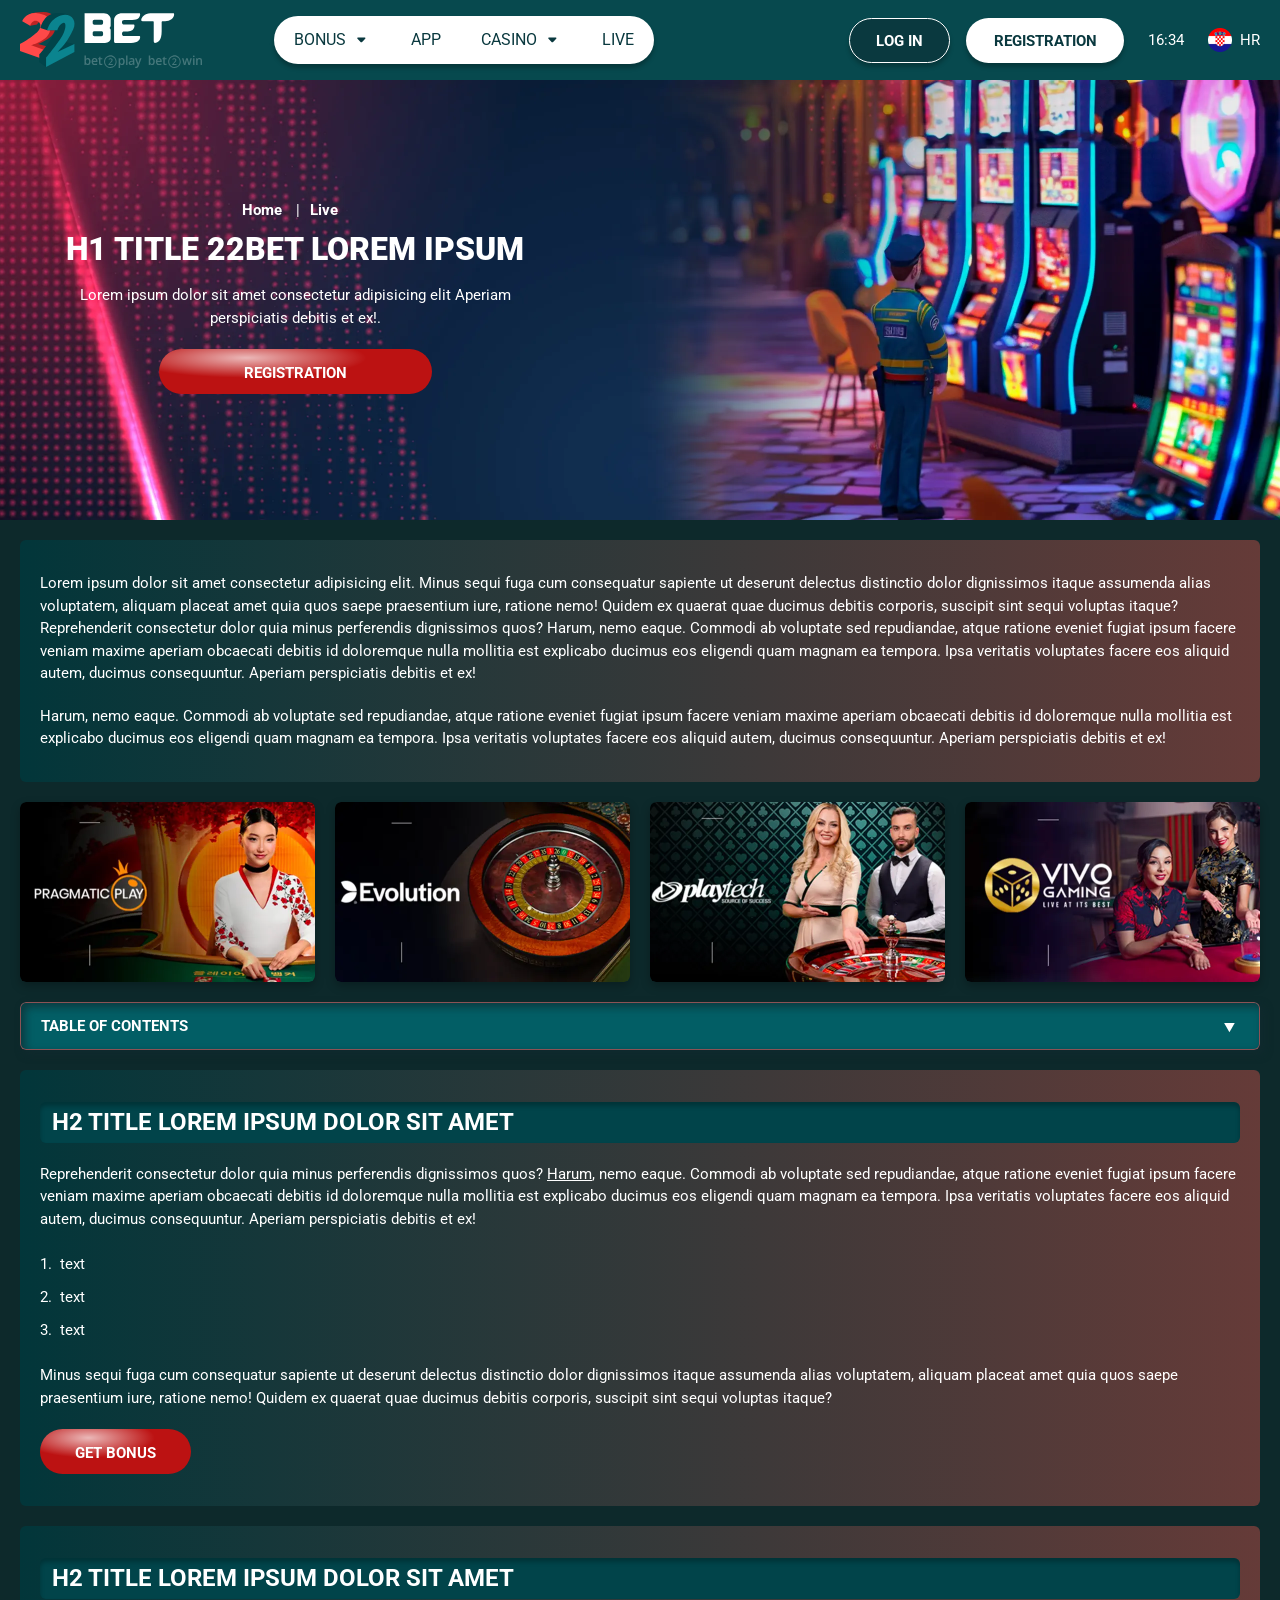
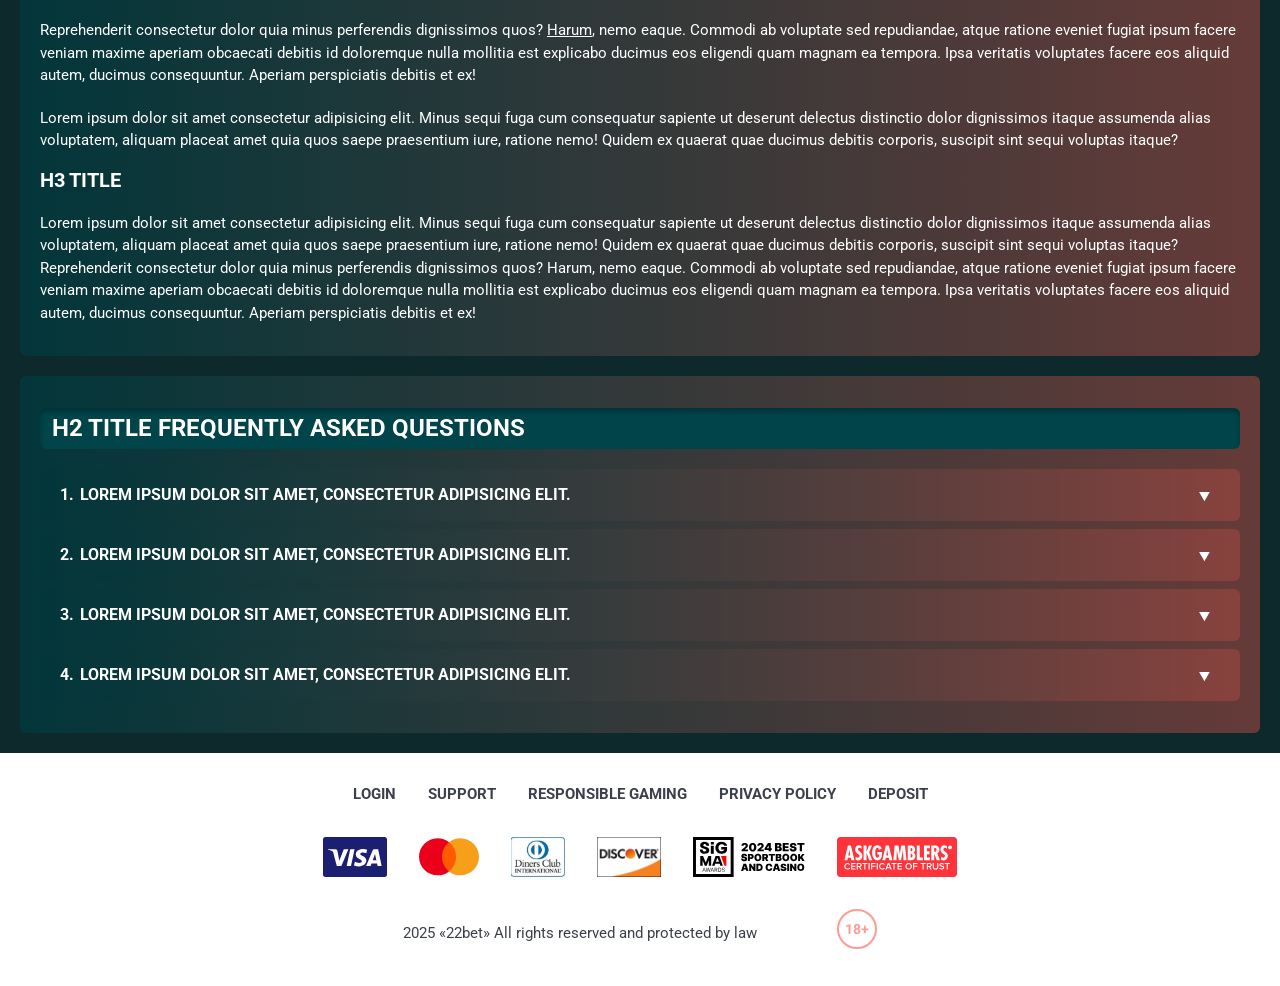
<file: live.html>
<!DOCTYPE html>
<html lang="hr">
  <head>
    <meta charset="UTF-8" />
   
    <meta name="viewport" content="width=device-width, initial-scale=1.0" />
    <title>22Bet </title>
    <meta name="description" content />
    <meta property="og:site_name" content />
    <meta property="og:title" content />
    <meta property="og:type" content="website" />
    <meta property="og:url" content />
    <meta property="og:image" content />
    <meta property="og:image:alt" content />
    <meta property="og:locale" content="hr" />
    <meta property="og:description" content />
    <link rel="preconnect" href="https://fonts.googleapis.com" />
    <link rel="preconnect" href="https://fonts.gstatic.com" crossorigin="anonymous" />
   <link href="https://fonts.googleapis.com/css2?family=Open+Sans:ital,wght@0,300..800;1,300..800&display=swap" rel="stylesheet">
<link href="https://fonts.googleapis.com/css?family=Roboto+Condensed&display=swap" rel="stylesheet">
<link href="https://fonts.googleapis.com/css2?family=Roboto:ital,wght@0,100..900;1,100..900&display=swap" rel="stylesheet">

   <link rel="stylesheet" href="./css/reset.css" />
    <link rel="stylesheet" href="./css/main.css" />
    <link rel="stylesheet" href="./css/media.css"/>
    <link rel="icon" href="./images/Group.png" type="image/x-icon"/>
    <script
    src="https://code.jquery.com/jquery-3.6.1.min.js"
    integrity="sha256-o88AwQnZB+VDvE9tvIXrMQaPlFFSUTR+nldQm1LuPXQ="
    crossorigin="anonymous"
  ></script>
  </head>
  <body>
    <header class="header">
      <section class="content header__content">
        <a href="./index.html" class="logo header__logo"
          ><img src="./images/logo.svg" alt="logo" title
        /></a>
        <button class="header__btn-menu" >
          <svg width="16px" height="16px" viewBox="0 0 16 16" xmlns="http://www.w3.org/2000/svg">
              <rect y="0" width="16" height="3" rx="1.5"></rect>
              <rect y="6.5" width="16" height="3" rx="1.5"></rect>
              <rect y="13" width="16" height="3" rx="1.5"></rect>
            </svg>
        </button>

          <nav class="menu header__menu">
            <ul class="header__menu-list">
                
              <li class="" >
              <div class="header__menu-wrapper">
                <div class="js-button-expander js-button-expander--menu" >
                <a href="./bonus.html" >
                <span>Bonus</span>
              </a>
              </div>
              <div class="header__menu-wrap js-expand-content js-expand-content--menu">
                <ul >
                  <li>
                    <a href="./freeSpins.html">
                    <span>Free Spins</span>
                  </a></li>
                  <li><a href="./promoCode.html">
                    <span>Promo Code</span>
                  </a>
                </li>
                  <li><a href="./welcomeBonus.html">
                    <span>Welcome Bonus</span>
                  </a>
                </li>
                <li><a href="./vip.html">
                    <span>VIP</span>
                  </a>
                </li>
                </ul>
              </div>
              </div>
               <a href="./bonus.html" class="header__menu-item">
                <span>Bonus</span>
              </a>
            </li>
              <li>
                <a href="./app.html">
                 App
                </a>
              </li>
              
              <li class="">
              <div class="header__menu-wrapper">
                <div class="js-button-expander js-button-expander--menu" >
                <a href="./casino.html" >
                <span> Casino</span>
              </a>
              </div>
              <div class="header__menu-wrap js-expand-content js-expand-content--menu">
                <ul >
                  <li>
                    <a href="./slots.html">
                    <span>Slots</span>
                  </a></li>
                 
                </ul>
              </div>
              </div>
               <a href="./casino.html" class="header__menu-item">
                <span>Casino</span>
              </a>
            </li>
               <li>
                <a href="./live.html">
               Live
                </a>
              </li>
              <li>
                    <a href="./freeSpins.html">
                    <span>Free Spins</span>
                  </a></li>
                  <li><a href="./promoCode.html">
                    <span>Promo Code</span>
                  </a>
                </li>
                  <li><a href="./welcomeBonus.html">
                    <span>Welcome Bonus</span>
                  </a>
                </li>
                <li><a href="./vip.html">
                    <span>VIP</span>
                  </a>
                </li>
             <li>
                    <a href="./slots.html">
                    <span>Slots</span>
                  </a></li>
             
             
            </ul>
            <div class="header__button header__button-menu " >
              <a href="#" class="button  button__login-menu">log in</a>
              <a href="#" class="button button__menu">registration</a>
            </div>
           
          </nav>
            <a href="#" class="button button__login">log in</a>
            <a href="#" class="button button__singup">registration</a>
            <div id="clock" class="header__time">00:00</div>
            <a href="#" class="header__flag">
                <span><img src="./images/flag.png" alt="flag" title /></span>
                <span>hr</span>
              </a>
      </section>
    </header>
     <main class="main home main-page">
        <section class=" hero hero__page">
           
            <div class="background">
              <img src="./images/live/bg-live.webp" alt="hero" title />
              
            </div>
              <div class="hero__wrapper hero__wrapper-page">
              <div class="hero__data hero__data-bonus">
                <ul
                class="breadcrumbs "
                
              >
                <li
                  
                >
                  <a href="/" >
                    <span >Home</span></a
                  >
                 
                </li>
                <li
                  
                >
                  <a href="#" > <span >Live</span></a>
                 
                </li>
              </ul>
                <h1 class="title general hero__title">
               H1 Title 22bet Lorem ipsum
                </h1>
                 <p class="hero__text">Lorem ipsum dolor sit amet consectetur adipisicing elit Aperiam perspiciatis debitis et ex!.</p>
               
                <a href="#" class="button  hero__button ">registration</a>
               
              </div>
             
            </div>
          </section>
      <section class="main__wrap main__wrap-page">
       
       <section class="content__wrapper content__wrapper-page">

         
        
       
          <section class="content article">
            <p>
           Lorem ipsum dolor sit amet consectetur adipisicing elit. Minus sequi fuga cum consequatur sapiente ut deserunt delectus distinctio dolor dignissimos itaque assumenda alias voluptatem, aliquam placeat amet quia quos saepe praesentium iure, ratione nemo! Quidem ex quaerat quae ducimus debitis corporis, suscipit sint sequi voluptas itaque? Reprehenderit consectetur dolor quia minus perferendis dignissimos quos? Harum, nemo eaque. Commodi ab voluptate sed repudiandae, atque ratione eveniet fugiat ipsum facere veniam maxime aperiam obcaecati debitis id doloremque nulla mollitia est explicabo ducimus eos eligendi quam magnam ea tempora. Ipsa veritatis voluptates facere eos aliquid autem, ducimus consequuntur. Aperiam perspiciatis debitis et ex! </p>
            <p>
            Harum, nemo eaque. Commodi ab voluptate sed repudiandae, atque ratione eveniet fugiat ipsum facere veniam maxime aperiam obcaecati debitis id doloremque nulla mollitia est explicabo ducimus eos eligendi quam magnam ea tempora. Ipsa veritatis voluptates facere eos aliquid autem, ducimus consequuntur. Aperiam perspiciatis debitis et ex!
            </p>
          </section>
    
                <section class="content casino">
           
              <ul class="casino__list casino__list-page ">
                <li class="casino__item">
                   <a href="#"> <div class="casino__wrapper">
                      <img class="casino__img" src="./images/live/card-live1.webp" alt="" title>
                    <div class="casino__hover casino__hover-live">
                        
                        <div class="casino-box">
                            
                        <span href="#" class="button  casino__buttons">Play now</span>
                        </div>
                    </div>
                    </div>
                    </a>
                </li>
                <li class="casino__item">
                  <a href="#"> <div class="casino__wrapper">
                      <img class="casino__img" src="./images/live/card-live2.webp" alt="" title>
                    <div class="casino__hover casino__hover-live">
                        
                        <div class="casino-box">
                            
                        <span href="#" class="button  casino__buttons">Play now</span>
                        </div>
                    </div>
                    </div>
                    </a>
              </li>
              <li class="casino__item">
                <a href="#"> <div class="casino__wrapper">
                      <img class="casino__img" src="./images/live/card-live3.webp" alt="" title>
                    <div class="casino__hover casino__hover-live">
                        
                        <div class="casino-box">
                            
                        <span href="#" class="button  casino__buttons">Play now</span>
                        </div>
                    </div>
                    </div>
                    </a>
            </li>
             <li class="casino__item">
              <a href="#"> <div class="casino__wrapper">
                      <img class="casino__img" src="./images/live/card-live4.webp" alt="" title>
                    <div class="casino__hover casino__hover-live">
                        
                        <div class="casino-box">
                            
                        <span href="#" class="button  casino__buttons">Play now</span>
                        </div>
                    </div>
                    </div>
                    </a>
            </li>
           
           
    
      

              </ul>
         </section>
      
              <section class="content menu-review__content">
              

            
                <div class="menu__review-desk menu__review-content">table of contents</div>
                <ul class="menu__review menu__review-list">
                  <li><a href="#">H2 title  Lorem ipsum dolor sit amet</a></li>
                    <li><a href="#">H2 title  Lorem ipsum dolor sit amet</a></li>
                      <li><a href="#">H2 title  Lorem ipsum dolor sit amet</a></li>
                        <li><a href="#">H2 title  Lorem ipsum dolor sit amet</a></li>
                          <li><a href="#">H2 title  Lorem ipsum dolor sit amet</a></li>
                           <li><a href="#">H2 title Frequently Asked Questions</a></li>
                         
                          
                </ul>
             
          
          </section>
          
        
            <section class="content article">
            <h2 class="title high article__title">H2 title  Lorem ipsum dolor sit amet</h2>
            
            <p>
             Reprehenderit consectetur dolor quia minus perferendis dignissimos quos? <a href="#">Harum</a>, nemo eaque. Commodi ab voluptate sed repudiandae, atque ratione eveniet fugiat ipsum facere veniam maxime aperiam obcaecati debitis id doloremque nulla mollitia est explicabo ducimus eos eligendi quam magnam ea tempora. Ipsa veritatis voluptates facere eos aliquid autem, ducimus consequuntur. Aperiam perspiciatis debitis et ex!</p>
           
           <ol>
            <li>text</li>
            <li>text</li>
            <li>text</li>
                </ol>
              
              <p>Minus sequi fuga cum consequatur sapiente ut deserunt delectus distinctio dolor dignissimos itaque assumenda alias voluptatem, aliquam placeat amet quia quos saepe praesentium iure, ratione nemo! Quidem ex quaerat quae ducimus debitis corporis, suscipit sint sequi voluptas itaque? </p>
            <a href="#" class="button">Get Bonus</a>
            </section>
                <section class="content article">
            <h2 class="title high article__title">H2 title  Lorem ipsum dolor sit amet</h2>
            <p>Reprehenderit consectetur dolor quia minus perferendis dignissimos quos? <a href="#">Harum</a>, nemo eaque. Commodi ab voluptate sed repudiandae, atque ratione eveniet fugiat ipsum facere veniam maxime aperiam obcaecati debitis id doloremque nulla mollitia est explicabo ducimus eos eligendi quam magnam ea tempora. Ipsa veritatis voluptates facere eos aliquid autem, ducimus consequuntur. Aperiam perspiciatis debitis et ex!</p>
          <p>Lorem ipsum dolor sit amet consectetur adipisicing elit. Minus sequi fuga cum consequatur sapiente ut deserunt delectus distinctio dolor dignissimos itaque assumenda alias voluptatem, aliquam placeat amet quia quos saepe praesentium iure, ratione nemo! Quidem ex quaerat quae ducimus debitis corporis, suscipit sint sequi voluptas itaque? </p>
            <h3>h3 title</h3>
           <p>Lorem ipsum dolor sit amet consectetur adipisicing elit. Minus sequi fuga cum consequatur sapiente ut deserunt delectus distinctio dolor dignissimos itaque assumenda alias voluptatem, aliquam placeat amet quia quos saepe praesentium iure, ratione nemo! Quidem ex quaerat quae ducimus debitis corporis, suscipit sint sequi voluptas itaque? Reprehenderit consectetur dolor quia minus perferendis dignissimos quos? Harum, nemo eaque. Commodi ab voluptate sed repudiandae, atque ratione eveniet fugiat ipsum facere veniam maxime aperiam obcaecati debitis id doloremque nulla mollitia est explicabo ducimus eos eligendi quam magnam ea tempora. Ipsa veritatis voluptates facere eos aliquid autem, ducimus consequuntur. Aperiam perspiciatis debitis et ex!</p>
             </section>

          <section class="content faq">
            <h2 class="title high faq__title">H2 title  Frequently Asked Questions </h2>
            <ol class="faq__list " >
              <li class="faq__item"  >
                <h3 class="title medium faq__subtitle js-button-expander js-button-expander--faq"  > Lorem ipsum dolor sit amet, consectetur adipisicing elit.
                 </h3>
                <div  class="faq__answer js-expand-content js-expand-content--faq" >
                  <p  >
                  Lorem ipsum dolor sit amet, consectetur adipisicing elit. Dolorum velit harum repellendus quia distinctio dolorem temporibus totam nostrum facilis, incidunt ab dolor vel. Ipsum provident laborum atque, iste dolorum cupiditate at nam. Dignissimos accusamus ipsam, amet perspiciatis dolore quibusdam provident. </p>
                </div>
              </li>
              <li class="faq__item"  >
                <h3 class="title medium faq__subtitle js-button-expander js-button-expander--faq"  >Lorem ipsum dolor sit amet, consectetur adipisicing elit.</h3>
                <div class="faq__answer js-expand-content js-expand-content--faq" >
                  <p  >
                 Lorem ipsum dolor sit amet, consectetur adipisicing elit. Dolorum velit harum repellendus quia distinctio dolorem temporibus totam nostrum facilis, incidunt ab dolor vel. Ipsum provident laborum atque, iste dolorum cupiditate at nam. Dignissimos accusamus ipsam, amet perspiciatis dolore quibusdam provident. </p>
                </div>
              </li> 
              <li class="faq__item"  >
                <h3 class="title medium faq__subtitle js-button-expander js-button-expander--faq"  >Lorem ipsum dolor sit amet, consectetur adipisicing elit.</h3>
                <div class="faq__answer js-expand-content js-expand-content--faq" >
                  <p  >
                  Lorem ipsum dolor sit amet, consectetur adipisicing elit. Dolorum velit harum repellendus quia distinctio dolorem temporibus totam nostrum facilis, incidunt ab dolor vel. Ipsum provident laborum atque, iste dolorum cupiditate at nam. Dignissimos accusamus ipsam, amet perspiciatis dolore quibusdam provident. </p>
                </div>
              </li> 
              <li class="faq__item"  >
                <h3 class="title medium faq__subtitle js-button-expander js-button-expander--faq"  >Lorem ipsum dolor sit amet, consectetur adipisicing elit.</h3>
                <div class="faq__answer js-expand-content js-expand-content--faq" >
                  <p  >
                  Lorem ipsum dolor sit amet, consectetur adipisicing elit. Dolorum velit harum repellendus quia distinctio dolorem temporibus totam nostrum facilis, incidunt ab dolor vel. Ipsum provident laborum atque, iste dolorum cupiditate at nam. Dignissimos accusamus ipsam, amet perspiciatis dolore quibusdam provident.</p>
                </div>
              </li> 
             
            </ol>
          </section>
          
        </section> 
      
        <div class=""  onclick="scrollToTop()">
          <button class="main__arrow" id="scrollToTopBtn"></button>
        </div> 
        
      </section>
    </main> 
     <footer class=" footer ">
      <section class="content footer__content">
        <ul class="footer__menu">
         <li><a href="./login.html">Login</a></li>
         <li><a href="./support.html">Support</a></li>
         <li><a href="./responsible.html">Responsible Gaming</a></li>
         <li><a href="./policy.html">Privacy Policy</a></li>
         <li><a href="./deposit.html">Deposit</a></li>
        </ul>
       
          <ul class="footer__cards-list">
           
            <li>
              <a href="#"
                ><img src="./images/visa.svg" alt="cardvisa" title
              /></a>
            </li>
            <li>
              <a href="#"
                ><img
                  src="./images/mastercard.svg"
                  alt="mastercard"
                  title
              /></a>
            </li>
            <li>
                <a href="#"
                  ><img src="./images/diners.svg" alt="diners" title
                /></a>
              </li>
              <li>
                <a href="#"
                  ><img src="./images/discover.svg" alt="discover" title
                /></a>
              </li>
              <li>
                <a href="#"
                  ><img src="./images/sigma.svg" alt="sigma" title
                /></a>
              </li>
              <li>
                <a href="#"
                  ><img src="./images/ask.svg" alt="ask" title
                /></a>
              </li>
            
          </ul>
       
        <div class="footer__wrapp">
          <div class="footer__text">
           <p>2025 «22bet» All rights reserved and protected by law
</p>
           
          </div>
          <div class="footer__age">
            <img src="./images/age.svg" alt="age" title />
          </div>
        </div>
      
      </section>
    </footer>
    <script src="./js/arrowUp.js" defer></script>
    <script src="./js/sidebar.js" defer></script>
    <script src="./js/expander.js" defer></script>
    <script src="./js/mobile-menu.js" defer></script>
    <script src="./js/clock.js" defer></script>
  </body>
</html>
</file>
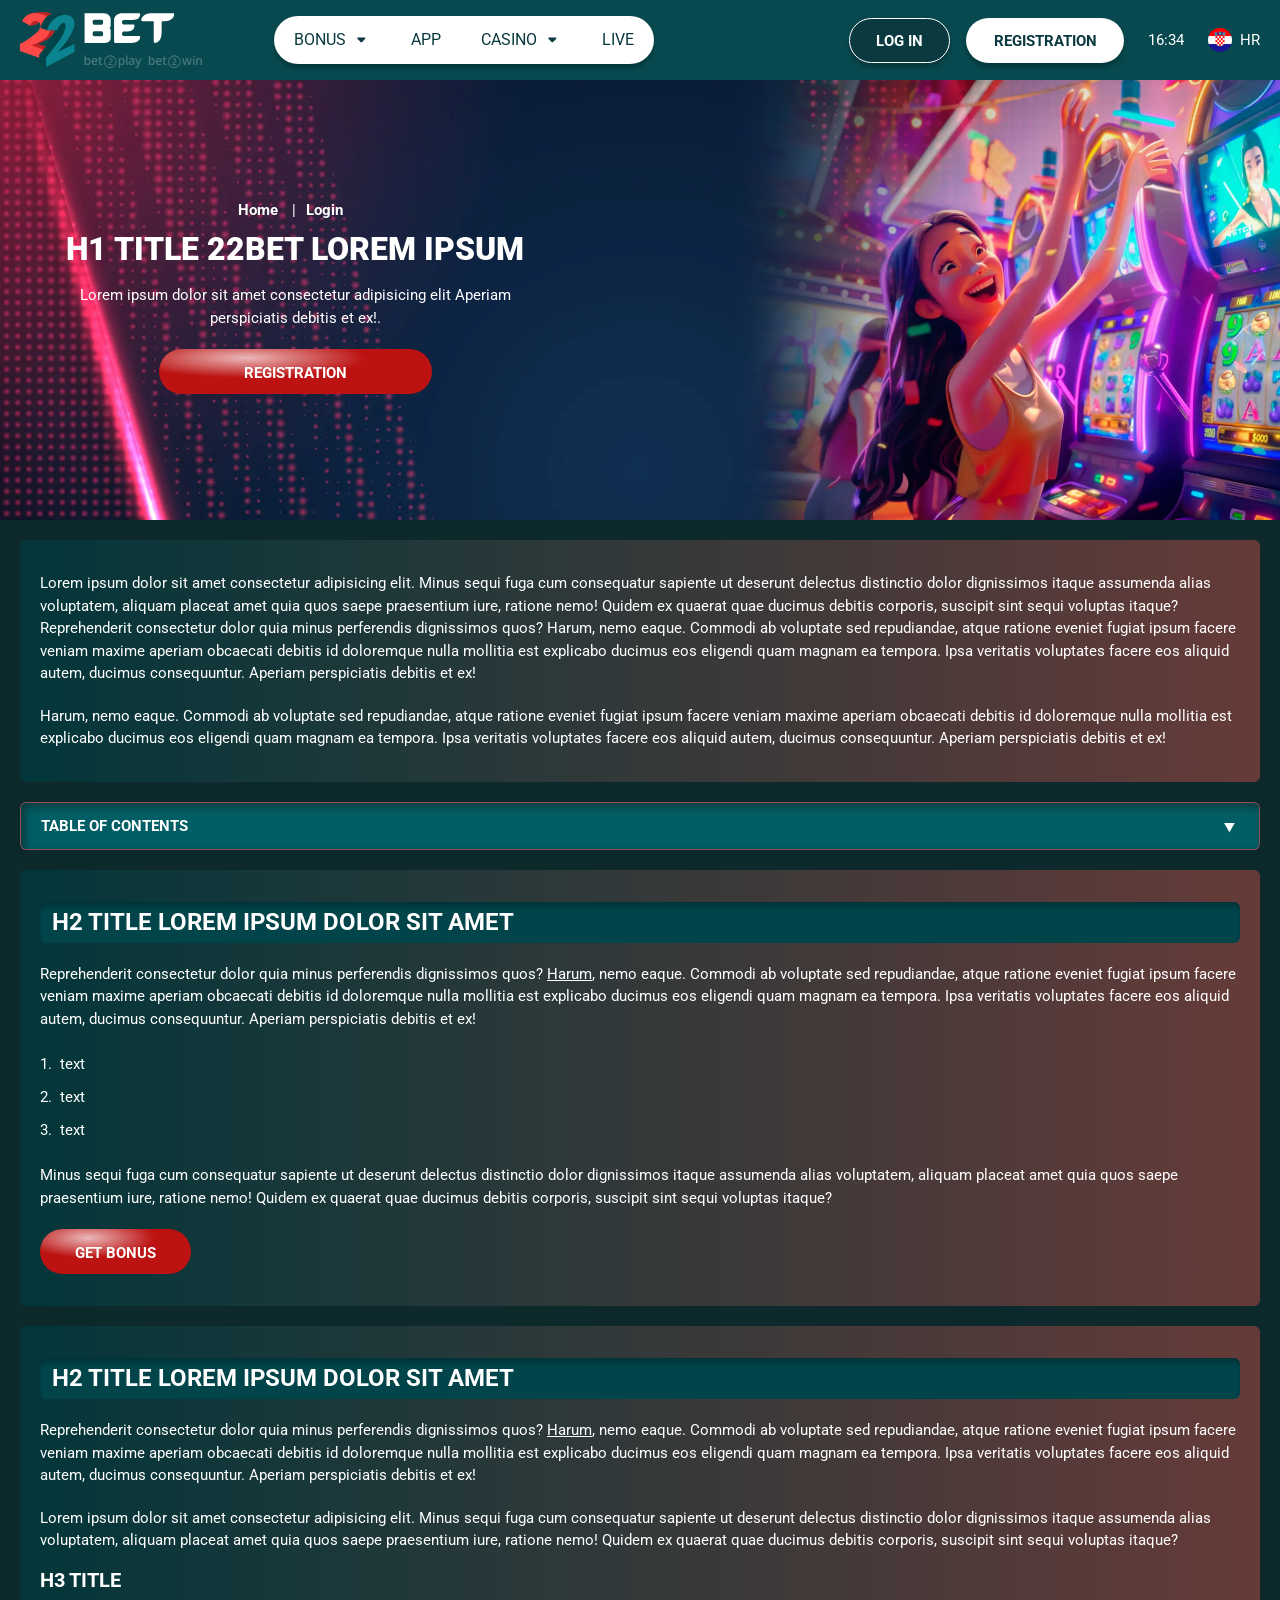
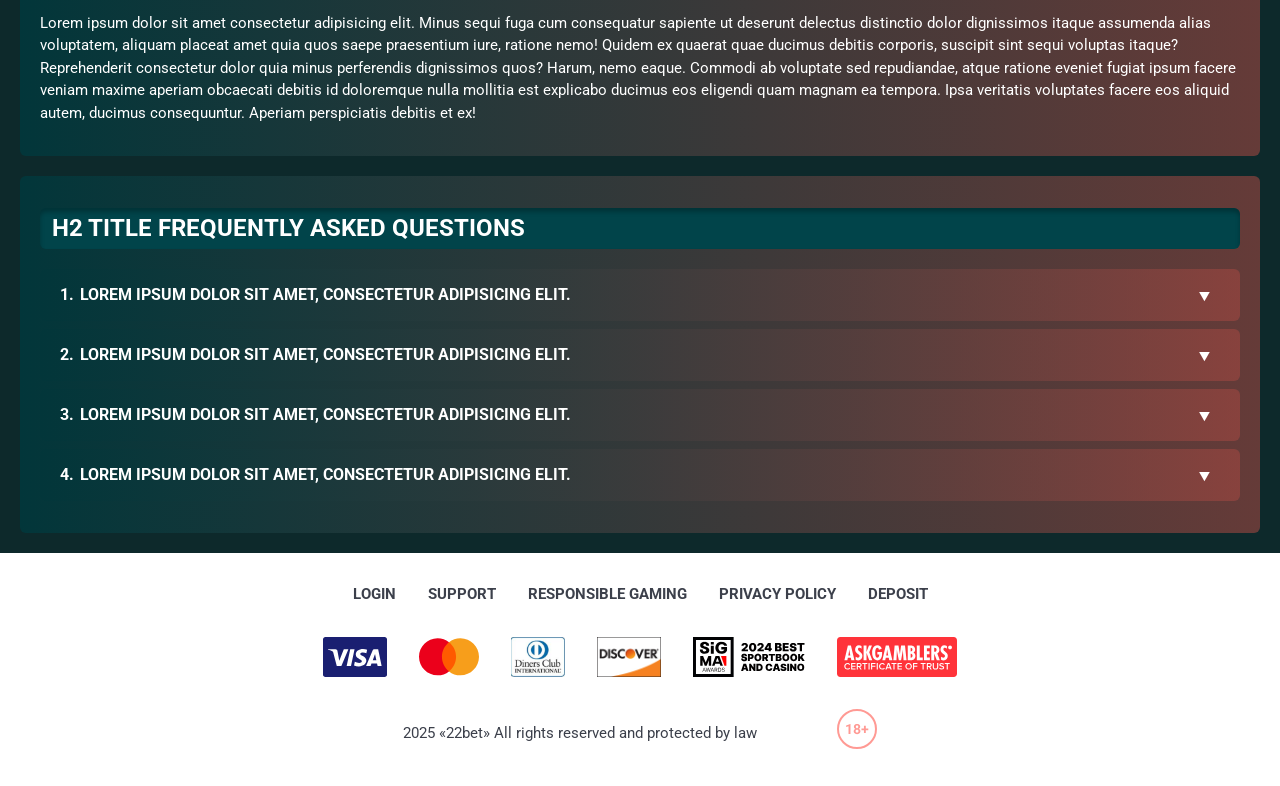
<file: login.html>
<!DOCTYPE html>
<html lang="hr">
  <head>
    <meta charset="UTF-8" />
   
    <meta name="viewport" content="width=device-width, initial-scale=1.0" />
    <title>22Bet </title>
    <meta name="description" content />
    <meta property="og:site_name" content />
    <meta property="og:title" content />
    <meta property="og:type" content="website" />
    <meta property="og:url" content />
    <meta property="og:image" content />
    <meta property="og:image:alt" content />
    <meta property="og:locale" content="hr" />
    <meta property="og:description" content />
    <link rel="preconnect" href="https://fonts.googleapis.com" />
    <link rel="preconnect" href="https://fonts.gstatic.com" crossorigin="anonymous" />
   <link href="https://fonts.googleapis.com/css2?family=Open+Sans:ital,wght@0,300..800;1,300..800&display=swap" rel="stylesheet">
<link href="https://fonts.googleapis.com/css?family=Roboto+Condensed&display=swap" rel="stylesheet">
<link href="https://fonts.googleapis.com/css2?family=Roboto:ital,wght@0,100..900;1,100..900&display=swap" rel="stylesheet">

   <link rel="stylesheet" href="./css/reset.css" />
    <link rel="stylesheet" href="./css/main.css" />
    <link rel="stylesheet" href="./css/media.css"/>
    <link rel="icon" href="./images/Group.png" type="image/x-icon"/>
    <script
    src="https://code.jquery.com/jquery-3.6.1.min.js"
    integrity="sha256-o88AwQnZB+VDvE9tvIXrMQaPlFFSUTR+nldQm1LuPXQ="
    crossorigin="anonymous"
  ></script>
  </head>
  <body>
    <header class="header">
      <section class="content header__content">
        <a href="./index.html" class="logo header__logo"
          ><img src="./images/logo.svg" alt="logo" title
        /></a>
        <button class="header__btn-menu" >
          <svg width="16px" height="16px" viewBox="0 0 16 16" xmlns="http://www.w3.org/2000/svg">
              <rect y="0" width="16" height="3" rx="1.5"></rect>
              <rect y="6.5" width="16" height="3" rx="1.5"></rect>
              <rect y="13" width="16" height="3" rx="1.5"></rect>
            </svg>
        </button>

          <nav class="menu header__menu">
            <ul class="header__menu-list">
                
              <li class="" >
              <div class="header__menu-wrapper">
                <div class="js-button-expander js-button-expander--menu" >
                <a href="./bonus.html" >
                <span>Bonus</span>
              </a>
              </div>
              <div class="header__menu-wrap js-expand-content js-expand-content--menu">
                <ul >
                  <li>
                    <a href="./freeSpins.html">
                    <span>Free Spins</span>
                  </a></li>
                  <li><a href="./promoCode.html">
                    <span>Promo Code</span>
                  </a>
                </li>
                  <li><a href="./welcomeBonus.html">
                    <span>Welcome Bonus</span>
                  </a>
                </li>
                <li><a href="./vip.html">
                    <span>VIP</span>
                  </a>
                </li>
                </ul>
              </div>
              </div>
               <a href="./bonus.html" class="header__menu-item">
                <span>Bonus</span>
              </a>
            </li>
              <li>
                <a href="./app.html">
                 App
                </a>
              </li>
              
              <li class="">
              <div class="header__menu-wrapper">
                <div class="js-button-expander js-button-expander--menu" >
                <a href="./casino.html" >
                <span> Casino</span>
              </a>
              </div>
              <div class="header__menu-wrap js-expand-content js-expand-content--menu">
                <ul >
                  <li>
                    <a href="./slots.html">
                    <span>Slots</span>
                  </a></li>
                 
                </ul>
              </div>
              </div>
               <a href="./casino.html" class="header__menu-item">
                <span>Casino</span>
              </a>
            </li>
               <li>
                <a href="./live.html">
               Live
                </a>
              </li>
              <li>
                    <a href="./freeSpins.html">
                    <span>Free Spins</span>
                  </a></li>
                  <li><a href="./promoCode.html">
                    <span>Promo Code</span>
                  </a>
                </li>
                  <li><a href="./welcomeBonus.html">
                    <span>Welcome Bonus</span>
                  </a>
                </li>
                <li><a href="./vip.html">
                    <span>VIP</span>
                  </a>
                </li>
             <li>
                    <a href="./slots.html">
                    <span>Slots</span>
                  </a></li>
             
             
            </ul>
            <div class="header__button header__button-menu " >
              <a href="#" class="button  button__login-menu">log in</a>
              <a href="#" class="button button__menu">registration</a>
            </div>
           
          </nav>
            <a href="#" class="button button__login">log in</a>
            <a href="#" class="button button__singup">registration</a>
            <div id="clock" class="header__time">00:00</div>
            <a href="#" class="header__flag">
                <span><img src="./images/flag.png" alt="flag" title /></span>
                <span>hr</span>
              </a>
      </section>
    </header>
     <main class="main home main-page">
        <section class=" hero hero__page">
           
            <div class="background background__login">
              <img src="./images/layout-images/bg-login.webp" alt="hero" title />
              
            </div>
              <div class="hero__wrapper hero__wrapper-page">
              <div class="hero__data hero__data-bonus">
                <ul
                class="breadcrumbs "
                
              >
                <li
                  
                >
                  <a href="/" >
                    <span >Home</span></a
                  >
                 
                </li>
                <li
                  
                >
                  <a href="#" > <span >Login</span></a>
                 
                </li>
              </ul>
                <h1 class="title general hero__title">
               H1 Title 22bet Lorem ipsum
                </h1>
                 <p class="hero__text">Lorem ipsum dolor sit amet consectetur adipisicing elit Aperiam perspiciatis debitis et ex!.</p>
               
                <a href="#" class="button  hero__button ">registration</a>
               
              </div>
             
            </div>
          </section>
      <section class="main__wrap main__wrap-page">
       
       <section class="content__wrapper content__wrapper-page">

         
        
       
          <section class="content article">
            <p>
           Lorem ipsum dolor sit amet consectetur adipisicing elit. Minus sequi fuga cum consequatur sapiente ut deserunt delectus distinctio dolor dignissimos itaque assumenda alias voluptatem, aliquam placeat amet quia quos saepe praesentium iure, ratione nemo! Quidem ex quaerat quae ducimus debitis corporis, suscipit sint sequi voluptas itaque? Reprehenderit consectetur dolor quia minus perferendis dignissimos quos? Harum, nemo eaque. Commodi ab voluptate sed repudiandae, atque ratione eveniet fugiat ipsum facere veniam maxime aperiam obcaecati debitis id doloremque nulla mollitia est explicabo ducimus eos eligendi quam magnam ea tempora. Ipsa veritatis voluptates facere eos aliquid autem, ducimus consequuntur. Aperiam perspiciatis debitis et ex! </p>
            <p>
            Harum, nemo eaque. Commodi ab voluptate sed repudiandae, atque ratione eveniet fugiat ipsum facere veniam maxime aperiam obcaecati debitis id doloremque nulla mollitia est explicabo ducimus eos eligendi quam magnam ea tempora. Ipsa veritatis voluptates facere eos aliquid autem, ducimus consequuntur. Aperiam perspiciatis debitis et ex!
            </p>
          </section>
    
           
              <section class="content menu-review__content">
              

            
                <div class="menu__review-desk menu__review-content">table of contents</div>
                <ul class="menu__review menu__review-list">
                  <li><a href="#">H2 title  Lorem ipsum dolor sit amet</a></li>
                    <li><a href="#">H2 title  Lorem ipsum dolor sit amet</a></li>
                      <li><a href="#">H2 title  Lorem ipsum dolor sit amet</a></li>
                        <li><a href="#">H2 title  Lorem ipsum dolor sit amet</a></li>
                          <li><a href="#">H2 title  Lorem ipsum dolor sit amet</a></li>
                           <li><a href="#">H2 title Frequently Asked Questions</a></li>
                         
                          
                </ul>
             
          
          </section>
          
        
            <section class="content article">
            <h2 class="title high article__title">H2 title  Lorem ipsum dolor sit amet</h2>
            
            <p>
             Reprehenderit consectetur dolor quia minus perferendis dignissimos quos? <a href="#">Harum</a>, nemo eaque. Commodi ab voluptate sed repudiandae, atque ratione eveniet fugiat ipsum facere veniam maxime aperiam obcaecati debitis id doloremque nulla mollitia est explicabo ducimus eos eligendi quam magnam ea tempora. Ipsa veritatis voluptates facere eos aliquid autem, ducimus consequuntur. Aperiam perspiciatis debitis et ex!</p>
           
           <ol>
            <li>text</li>
            <li>text</li>
            <li>text</li>
                </ol>
              
              <p>Minus sequi fuga cum consequatur sapiente ut deserunt delectus distinctio dolor dignissimos itaque assumenda alias voluptatem, aliquam placeat amet quia quos saepe praesentium iure, ratione nemo! Quidem ex quaerat quae ducimus debitis corporis, suscipit sint sequi voluptas itaque? </p>
            <a href="#" class="button">Get Bonus</a>
            </section>
                <section class="content article">
            <h2 class="title high article__title">H2 title  Lorem ipsum dolor sit amet</h2>
            <p>Reprehenderit consectetur dolor quia minus perferendis dignissimos quos? <a href="#">Harum</a>, nemo eaque. Commodi ab voluptate sed repudiandae, atque ratione eveniet fugiat ipsum facere veniam maxime aperiam obcaecati debitis id doloremque nulla mollitia est explicabo ducimus eos eligendi quam magnam ea tempora. Ipsa veritatis voluptates facere eos aliquid autem, ducimus consequuntur. Aperiam perspiciatis debitis et ex!</p>
          <p>Lorem ipsum dolor sit amet consectetur adipisicing elit. Minus sequi fuga cum consequatur sapiente ut deserunt delectus distinctio dolor dignissimos itaque assumenda alias voluptatem, aliquam placeat amet quia quos saepe praesentium iure, ratione nemo! Quidem ex quaerat quae ducimus debitis corporis, suscipit sint sequi voluptas itaque? </p>
            <h3>h3 title</h3>
           <p>Lorem ipsum dolor sit amet consectetur adipisicing elit. Minus sequi fuga cum consequatur sapiente ut deserunt delectus distinctio dolor dignissimos itaque assumenda alias voluptatem, aliquam placeat amet quia quos saepe praesentium iure, ratione nemo! Quidem ex quaerat quae ducimus debitis corporis, suscipit sint sequi voluptas itaque? Reprehenderit consectetur dolor quia minus perferendis dignissimos quos? Harum, nemo eaque. Commodi ab voluptate sed repudiandae, atque ratione eveniet fugiat ipsum facere veniam maxime aperiam obcaecati debitis id doloremque nulla mollitia est explicabo ducimus eos eligendi quam magnam ea tempora. Ipsa veritatis voluptates facere eos aliquid autem, ducimus consequuntur. Aperiam perspiciatis debitis et ex!</p>
             </section>

          <section class="content faq">
            <h2 class="title high faq__title">H2 title  Frequently Asked Questions </h2>
            <ol class="faq__list " >
              <li class="faq__item"  >
                <h3 class="title medium faq__subtitle js-button-expander js-button-expander--faq"  > Lorem ipsum dolor sit amet, consectetur adipisicing elit.
                 </h3>
                <div  class="faq__answer js-expand-content js-expand-content--faq" >
                  <p  >
                  Lorem ipsum dolor sit amet, consectetur adipisicing elit. Dolorum velit harum repellendus quia distinctio dolorem temporibus totam nostrum facilis, incidunt ab dolor vel. Ipsum provident laborum atque, iste dolorum cupiditate at nam. Dignissimos accusamus ipsam, amet perspiciatis dolore quibusdam provident. </p>
                </div>
              </li>
              <li class="faq__item"  >
                <h3 class="title medium faq__subtitle js-button-expander js-button-expander--faq"  >Lorem ipsum dolor sit amet, consectetur adipisicing elit.</h3>
                <div class="faq__answer js-expand-content js-expand-content--faq" >
                  <p  >
                 Lorem ipsum dolor sit amet, consectetur adipisicing elit. Dolorum velit harum repellendus quia distinctio dolorem temporibus totam nostrum facilis, incidunt ab dolor vel. Ipsum provident laborum atque, iste dolorum cupiditate at nam. Dignissimos accusamus ipsam, amet perspiciatis dolore quibusdam provident. </p>
                </div>
              </li> 
              <li class="faq__item"  >
                <h3 class="title medium faq__subtitle js-button-expander js-button-expander--faq"  >Lorem ipsum dolor sit amet, consectetur adipisicing elit.</h3>
                <div class="faq__answer js-expand-content js-expand-content--faq" >
                  <p  >
                  Lorem ipsum dolor sit amet, consectetur adipisicing elit. Dolorum velit harum repellendus quia distinctio dolorem temporibus totam nostrum facilis, incidunt ab dolor vel. Ipsum provident laborum atque, iste dolorum cupiditate at nam. Dignissimos accusamus ipsam, amet perspiciatis dolore quibusdam provident. </p>
                </div>
              </li> 
              <li class="faq__item"  >
                <h3 class="title medium faq__subtitle js-button-expander js-button-expander--faq"  >Lorem ipsum dolor sit amet, consectetur adipisicing elit.</h3>
                <div class="faq__answer js-expand-content js-expand-content--faq" >
                  <p  >
                  Lorem ipsum dolor sit amet, consectetur adipisicing elit. Dolorum velit harum repellendus quia distinctio dolorem temporibus totam nostrum facilis, incidunt ab dolor vel. Ipsum provident laborum atque, iste dolorum cupiditate at nam. Dignissimos accusamus ipsam, amet perspiciatis dolore quibusdam provident.</p>
                </div>
              </li> 
             
            </ol>
          </section>
          
        </section> 
      
        <div class=""  onclick="scrollToTop()">
          <button class="main__arrow" id="scrollToTopBtn"></button>
        </div> 
        
      </section>
    </main> 
     <footer class=" footer ">
      <section class="content footer__content">
        <ul class="footer__menu">
         <li><a href="./login.html">Login</a></li>
         <li><a href="./support.html">Support</a></li>
         <li><a href="./responsible.html">Responsible Gaming</a></li>
         <li><a href="./policy.html">Privacy Policy</a></li>
         <li><a href="./deposit.html">Deposit</a></li>
        </ul>
       
          <ul class="footer__cards-list">
           
            <li>
              <a href="#"
                ><img src="./images/visa.svg" alt="cardvisa" title
              /></a>
            </li>
            <li>
              <a href="#"
                ><img
                  src="./images/mastercard.svg"
                  alt="mastercard"
                  title
              /></a>
            </li>
            <li>
                <a href="#"
                  ><img src="./images/diners.svg" alt="diners" title
                /></a>
              </li>
              <li>
                <a href="#"
                  ><img src="./images/discover.svg" alt="discover" title
                /></a>
              </li>
              <li>
                <a href="#"
                  ><img src="./images/sigma.svg" alt="sigma" title
                /></a>
              </li>
              <li>
                <a href="#"
                  ><img src="./images/ask.svg" alt="ask" title
                /></a>
              </li>
            
          </ul>
       
        <div class="footer__wrapp">
          <div class="footer__text">
           <p>2025 «22bet» All rights reserved and protected by law
</p>
           
          </div>
          <div class="footer__age">
            <img src="./images/age.svg" alt="age" title />
          </div>
        </div>
      
      </section>
    </footer>
    <script src="./js/arrowUp.js" defer></script>
    <script src="./js/sidebar.js" defer></script>
    <script src="./js/expander.js" defer></script>
    <script src="./js/mobile-menu.js" defer></script>
    <script src="./js/clock.js" defer></script>
  </body>
</html>
</file>
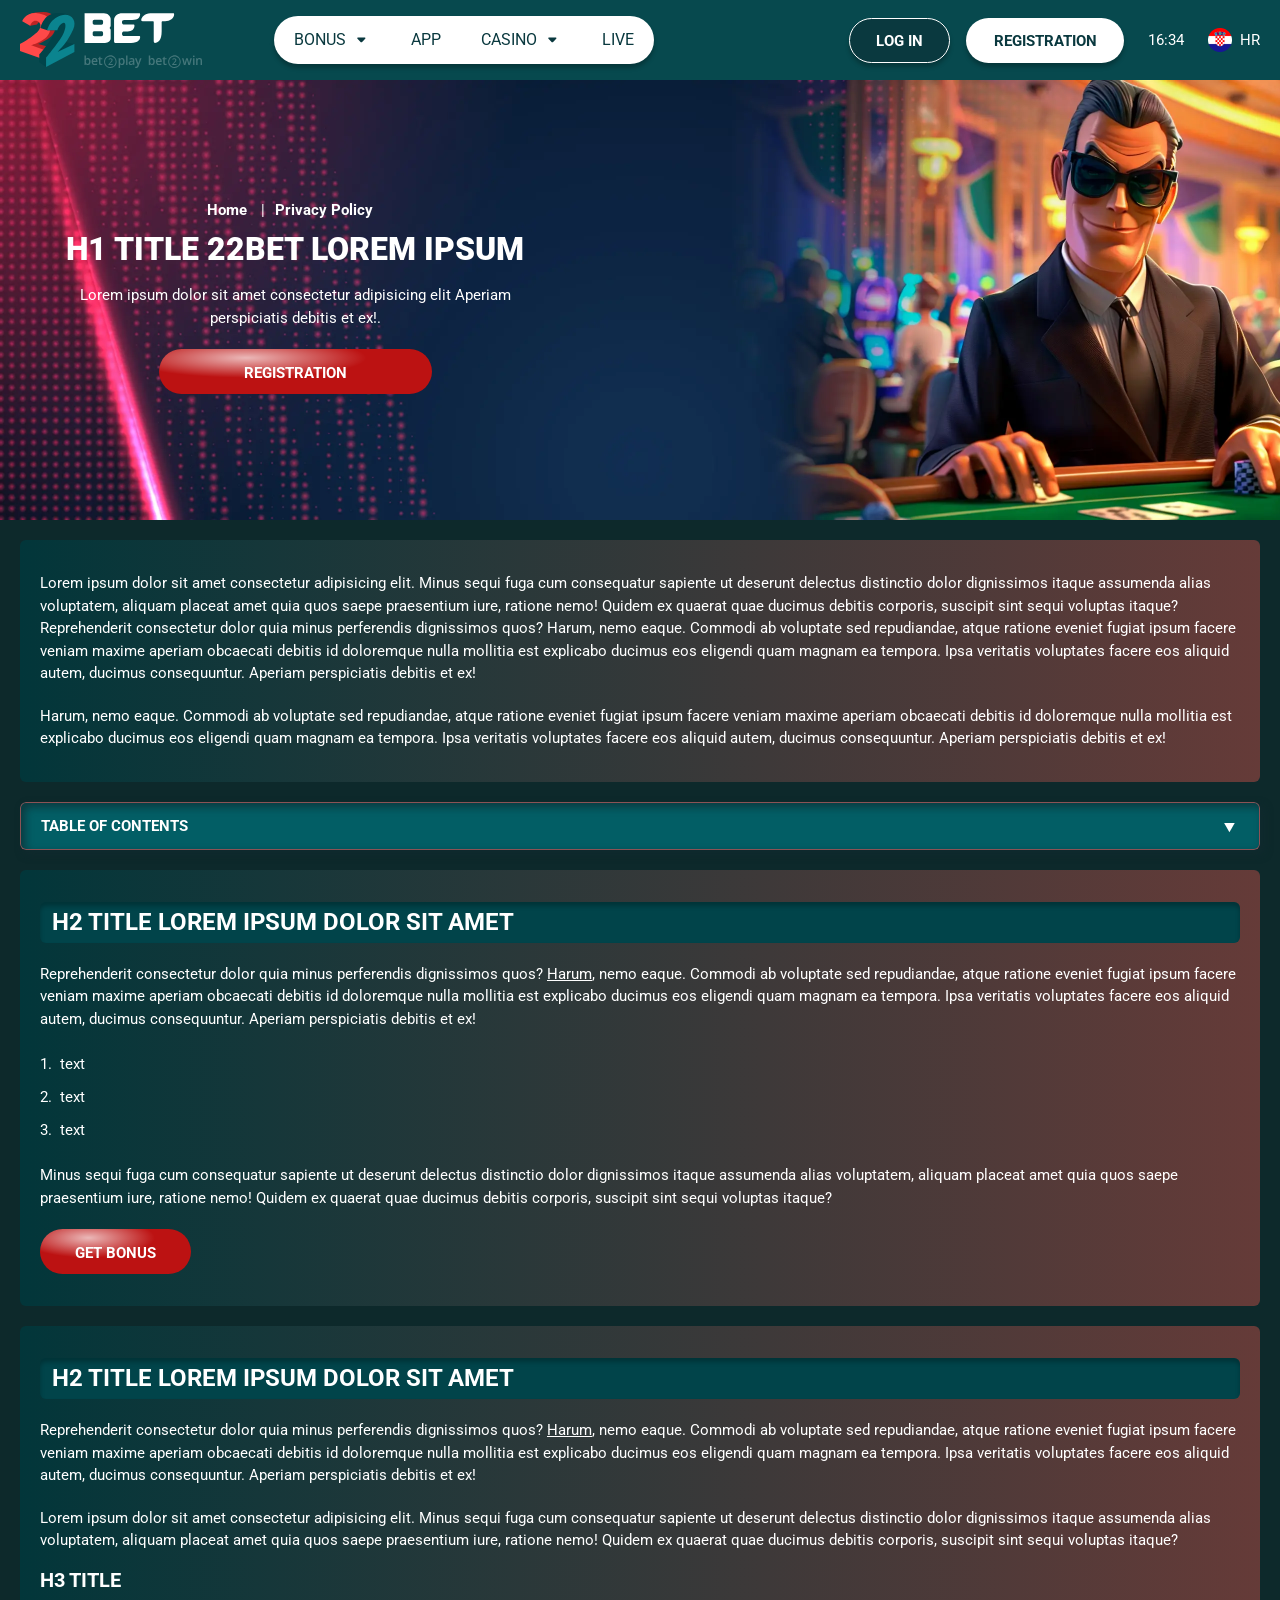
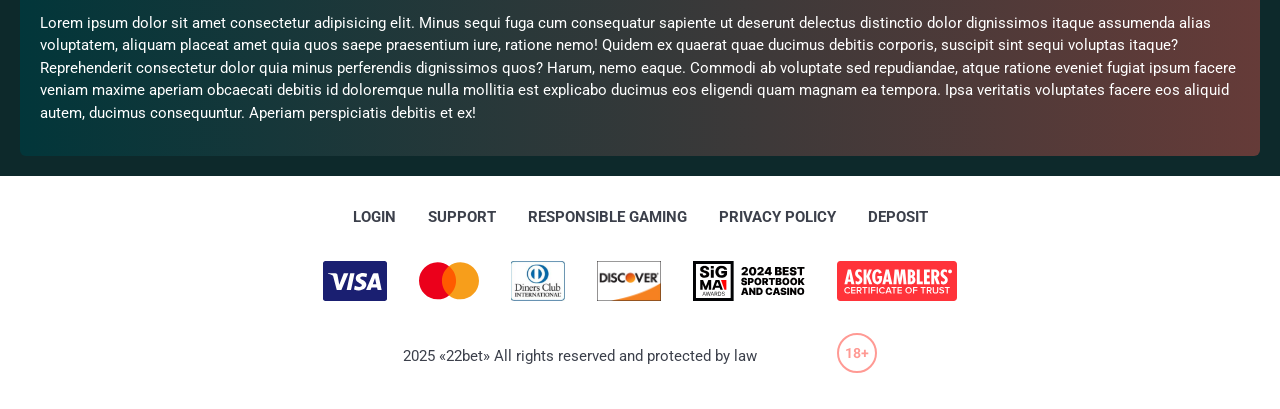
<file: policy.html>
<!DOCTYPE html>
<html lang="hr">
  <head>
    <meta charset="UTF-8" />
   
    <meta name="viewport" content="width=device-width, initial-scale=1.0" />
    <title>22Bet </title>
    <meta name="description" content />
    <meta property="og:site_name" content />
    <meta property="og:title" content />
    <meta property="og:type" content="website" />
    <meta property="og:url" content />
    <meta property="og:image" content />
    <meta property="og:image:alt" content />
    <meta property="og:locale" content="hr" />
    <meta property="og:description" content />
    <link rel="preconnect" href="https://fonts.googleapis.com" />
    <link rel="preconnect" href="https://fonts.gstatic.com" crossorigin="anonymous" />
   <link href="https://fonts.googleapis.com/css2?family=Open+Sans:ital,wght@0,300..800;1,300..800&display=swap" rel="stylesheet">
<link href="https://fonts.googleapis.com/css?family=Roboto+Condensed&display=swap" rel="stylesheet">
<link href="https://fonts.googleapis.com/css2?family=Roboto:ital,wght@0,100..900;1,100..900&display=swap" rel="stylesheet">

   <link rel="stylesheet" href="./css/reset.css" />
    <link rel="stylesheet" href="./css/main.css" />
    <link rel="stylesheet" href="./css/media.css"/>
    <link rel="icon" href="./images/Group.png" type="image/x-icon"/>
    <script
    src="https://code.jquery.com/jquery-3.6.1.min.js"
    integrity="sha256-o88AwQnZB+VDvE9tvIXrMQaPlFFSUTR+nldQm1LuPXQ="
    crossorigin="anonymous"
  ></script>
  </head>
  <body>
    <header class="header">
      <section class="content header__content">
        <a href="./index.html" class="logo header__logo"
          ><img src="./images/logo.svg" alt="logo" title
        /></a>
        <button class="header__btn-menu" >
          <svg width="16px" height="16px" viewBox="0 0 16 16" xmlns="http://www.w3.org/2000/svg">
              <rect y="0" width="16" height="3" rx="1.5"></rect>
              <rect y="6.5" width="16" height="3" rx="1.5"></rect>
              <rect y="13" width="16" height="3" rx="1.5"></rect>
            </svg>
        </button>

          <nav class="menu header__menu">
            <ul class="header__menu-list">
                
              <li class="" >
              <div class="header__menu-wrapper">
                <div class="js-button-expander js-button-expander--menu" >
                <a href="./bonus.html" >
                <span>Bonus</span>
              </a>
              </div>
              <div class="header__menu-wrap js-expand-content js-expand-content--menu">
                <ul >
                  <li>
                    <a href="./freeSpins.html">
                    <span>Free Spins</span>
                  </a></li>
                  <li><a href="./promoCode.html">
                    <span>Promo Code</span>
                  </a>
                </li>
                  <li><a href="./welcomeBonus.html">
                    <span>Welcome Bonus</span>
                  </a>
                </li>
                <li><a href="./vip.html">
                    <span>VIP</span>
                  </a>
                </li>
                </ul>
              </div>
              </div>
               <a href="./bonus.html" class="header__menu-item">
                <span>Bonus</span>
              </a>
            </li>
              <li>
                <a href="./app.html">
                 App
                </a>
              </li>
              
              <li class="">
              <div class="header__menu-wrapper">
                <div class="js-button-expander js-button-expander--menu" >
                <a href="./casino.html" >
                <span> Casino</span>
              </a>
              </div>
              <div class="header__menu-wrap js-expand-content js-expand-content--menu">
                <ul >
                  <li>
                    <a href="./slots.html">
                    <span>Slots</span>
                  </a></li>
                 
                </ul>
              </div>
              </div>
               <a href="./casino.html" class="header__menu-item">
                <span>Casino</span>
              </a>
            </li>
               <li>
                <a href="./live.html">
               Live
                </a>
              </li>
              <li>
                    <a href="./freeSpins.html">
                    <span>Free Spins</span>
                  </a></li>
                  <li><a href="./promoCode.html">
                    <span>Promo Code</span>
                  </a>
                </li>
                  <li><a href="./welcomeBonus.html">
                    <span>Welcome Bonus</span>
                  </a>
                </li>
                <li><a href="./vip.html">
                    <span>VIP</span>
                  </a>
                </li>
             <li>
                    <a href="./slots.html">
                    <span>Slots</span>
                  </a></li>
             
             
            </ul>
            <div class="header__button header__button-menu " >
              <a href="#" class="button  button__login-menu">log in</a>
              <a href="#" class="button button__menu">registration</a>
            </div>
           
          </nav>
            <a href="#" class="button button__login">log in</a>
            <a href="#" class="button button__singup">registration</a>
            <div id="clock" class="header__time">00:00</div>
            <a href="#" class="header__flag">
                <span><img src="./images/flag.png" alt="flag" title /></span>
                <span>hr</span>
              </a>
      </section>
    </header>
     <main class="main home main-page">
        <section class=" hero hero__page">
           
            <div class="background">
              <img src="./images/layout-images/bg-policy.webp" alt="hero" title />
              
            </div>
              <div class="hero__wrapper hero__wrapper-page">
              <div class="hero__data hero__data-bonus">
                <ul
                class="breadcrumbs "
                
              >
                <li
                  
                >
                  <a href="/" >
                    <span >Home</span></a
                  >
                 
                </li>
                <li
                  
                >
                  <a href="#" > <span >Privacy Policy</span></a>
                 
                </li>
              </ul>
                <h1 class="title general hero__title">
               H1 Title 22bet Lorem ipsum
                </h1>
                 <p class="hero__text">Lorem ipsum dolor sit amet consectetur adipisicing elit Aperiam perspiciatis debitis et ex!.</p>
               
                <a href="#" class="button  hero__button ">registration</a>
               
              </div>
             
            </div>
          </section>
      <section class="main__wrap main__wrap-page">
       
       <section class="content__wrapper content__wrapper-page">

         
        
       
          <section class="content article">
            <p>
           Lorem ipsum dolor sit amet consectetur adipisicing elit. Minus sequi fuga cum consequatur sapiente ut deserunt delectus distinctio dolor dignissimos itaque assumenda alias voluptatem, aliquam placeat amet quia quos saepe praesentium iure, ratione nemo! Quidem ex quaerat quae ducimus debitis corporis, suscipit sint sequi voluptas itaque? Reprehenderit consectetur dolor quia minus perferendis dignissimos quos? Harum, nemo eaque. Commodi ab voluptate sed repudiandae, atque ratione eveniet fugiat ipsum facere veniam maxime aperiam obcaecati debitis id doloremque nulla mollitia est explicabo ducimus eos eligendi quam magnam ea tempora. Ipsa veritatis voluptates facere eos aliquid autem, ducimus consequuntur. Aperiam perspiciatis debitis et ex! </p>
            <p>
            Harum, nemo eaque. Commodi ab voluptate sed repudiandae, atque ratione eveniet fugiat ipsum facere veniam maxime aperiam obcaecati debitis id doloremque nulla mollitia est explicabo ducimus eos eligendi quam magnam ea tempora. Ipsa veritatis voluptates facere eos aliquid autem, ducimus consequuntur. Aperiam perspiciatis debitis et ex!
            </p>
          </section>
    
           
              <section class="content menu-review__content">
              

            
                <div class="menu__review-desk menu__review-content">table of contents</div>
                <ul class="menu__review menu__review-list">
                  <li><a href="#">H2 title  Lorem ipsum dolor sit amet</a></li>
                    <li><a href="#">H2 title  Lorem ipsum dolor sit amet</a></li>
                      <li><a href="#">H2 title  Lorem ipsum dolor sit amet</a></li>
                        <li><a href="#">H2 title  Lorem ipsum dolor sit amet</a></li>
                          <li><a href="#">H2 title  Lorem ipsum dolor sit amet</a></li>
                           <li><a href="#">H2 title Frequently Asked Questions</a></li>
                         
                          
                </ul>
             
          
          </section>
          
        
            <section class="content article">
            <h2 class="title high article__title">H2 title  Lorem ipsum dolor sit amet</h2>
            
            <p>
             Reprehenderit consectetur dolor quia minus perferendis dignissimos quos? <a href="#">Harum</a>, nemo eaque. Commodi ab voluptate sed repudiandae, atque ratione eveniet fugiat ipsum facere veniam maxime aperiam obcaecati debitis id doloremque nulla mollitia est explicabo ducimus eos eligendi quam magnam ea tempora. Ipsa veritatis voluptates facere eos aliquid autem, ducimus consequuntur. Aperiam perspiciatis debitis et ex!</p>
           
           <ol>
            <li>text</li>
            <li>text</li>
            <li>text</li>
                </ol>
              
              <p>Minus sequi fuga cum consequatur sapiente ut deserunt delectus distinctio dolor dignissimos itaque assumenda alias voluptatem, aliquam placeat amet quia quos saepe praesentium iure, ratione nemo! Quidem ex quaerat quae ducimus debitis corporis, suscipit sint sequi voluptas itaque? </p>
            <a href="#" class="button">Get Bonus</a>
            </section>
                <section class="content article">
            <h2 class="title high article__title">H2 title  Lorem ipsum dolor sit amet</h2>
            <p>Reprehenderit consectetur dolor quia minus perferendis dignissimos quos? <a href="#">Harum</a>, nemo eaque. Commodi ab voluptate sed repudiandae, atque ratione eveniet fugiat ipsum facere veniam maxime aperiam obcaecati debitis id doloremque nulla mollitia est explicabo ducimus eos eligendi quam magnam ea tempora. Ipsa veritatis voluptates facere eos aliquid autem, ducimus consequuntur. Aperiam perspiciatis debitis et ex!</p>
          <p>Lorem ipsum dolor sit amet consectetur adipisicing elit. Minus sequi fuga cum consequatur sapiente ut deserunt delectus distinctio dolor dignissimos itaque assumenda alias voluptatem, aliquam placeat amet quia quos saepe praesentium iure, ratione nemo! Quidem ex quaerat quae ducimus debitis corporis, suscipit sint sequi voluptas itaque? </p>
            <h3>h3 title</h3>
           <p>Lorem ipsum dolor sit amet consectetur adipisicing elit. Minus sequi fuga cum consequatur sapiente ut deserunt delectus distinctio dolor dignissimos itaque assumenda alias voluptatem, aliquam placeat amet quia quos saepe praesentium iure, ratione nemo! Quidem ex quaerat quae ducimus debitis corporis, suscipit sint sequi voluptas itaque? Reprehenderit consectetur dolor quia minus perferendis dignissimos quos? Harum, nemo eaque. Commodi ab voluptate sed repudiandae, atque ratione eveniet fugiat ipsum facere veniam maxime aperiam obcaecati debitis id doloremque nulla mollitia est explicabo ducimus eos eligendi quam magnam ea tempora. Ipsa veritatis voluptates facere eos aliquid autem, ducimus consequuntur. Aperiam perspiciatis debitis et ex!</p>
             </section>

      
          
        </section> 
      
        <div class=""  onclick="scrollToTop()">
          <button class="main__arrow" id="scrollToTopBtn"></button>
        </div> 
        
      </section>
    </main> 
     <footer class=" footer ">
      <section class="content footer__content">
        <ul class="footer__menu">
         <li><a href="./login.html">Login</a></li>
         <li><a href="./support.html">Support</a></li>
         <li><a href="./responsible.html">Responsible Gaming</a></li>
         <li><a href="./policy.html">Privacy Policy</a></li>
         <li><a href="./deposit.html">Deposit</a></li>
        </ul>
       
          <ul class="footer__cards-list">
           
            <li>
              <a href="#"
                ><img src="./images/visa.svg" alt="cardvisa" title
              /></a>
            </li>
            <li>
              <a href="#"
                ><img
                  src="./images/mastercard.svg"
                  alt="mastercard"
                  title
              /></a>
            </li>
            <li>
                <a href="#"
                  ><img src="./images/diners.svg" alt="diners" title
                /></a>
              </li>
              <li>
                <a href="#"
                  ><img src="./images/discover.svg" alt="discover" title
                /></a>
              </li>
              <li>
                <a href="#"
                  ><img src="./images/sigma.svg" alt="sigma" title
                /></a>
              </li>
              <li>
                <a href="#"
                  ><img src="./images/ask.svg" alt="ask" title
                /></a>
              </li>
            
          </ul>
       
        <div class="footer__wrapp">
          <div class="footer__text">
           <p>2025 «22bet» All rights reserved and protected by law
</p>
           
          </div>
          <div class="footer__age">
            <img src="./images/age.svg" alt="age" title />
          </div>
        </div>
      
      </section>
    </footer>
    <script src="./js/arrowUp.js" defer></script>
    <script src="./js/sidebar.js" defer></script>
    <script src="./js/expander.js" defer></script>
    <script src="./js/mobile-menu.js" defer></script>
    <script src="./js/clock.js" defer></script>
  </body>
</html>
</file>
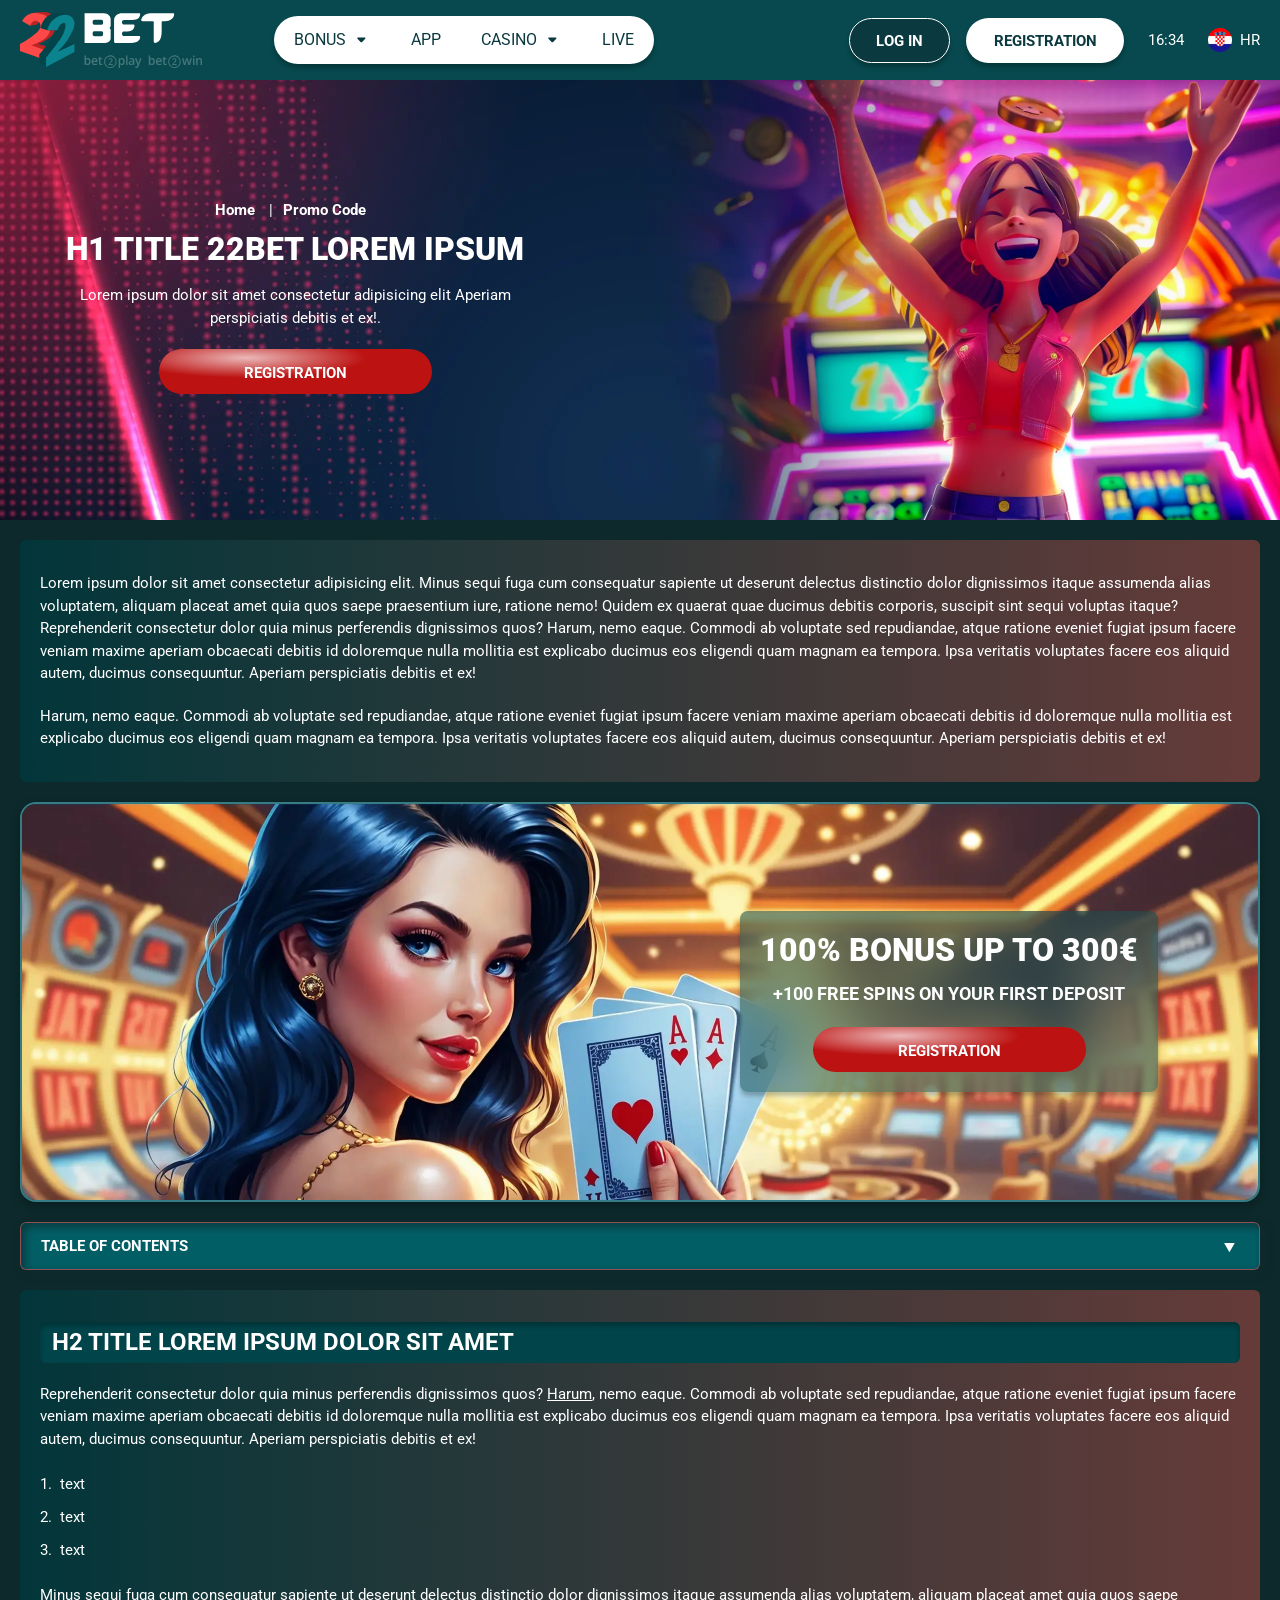
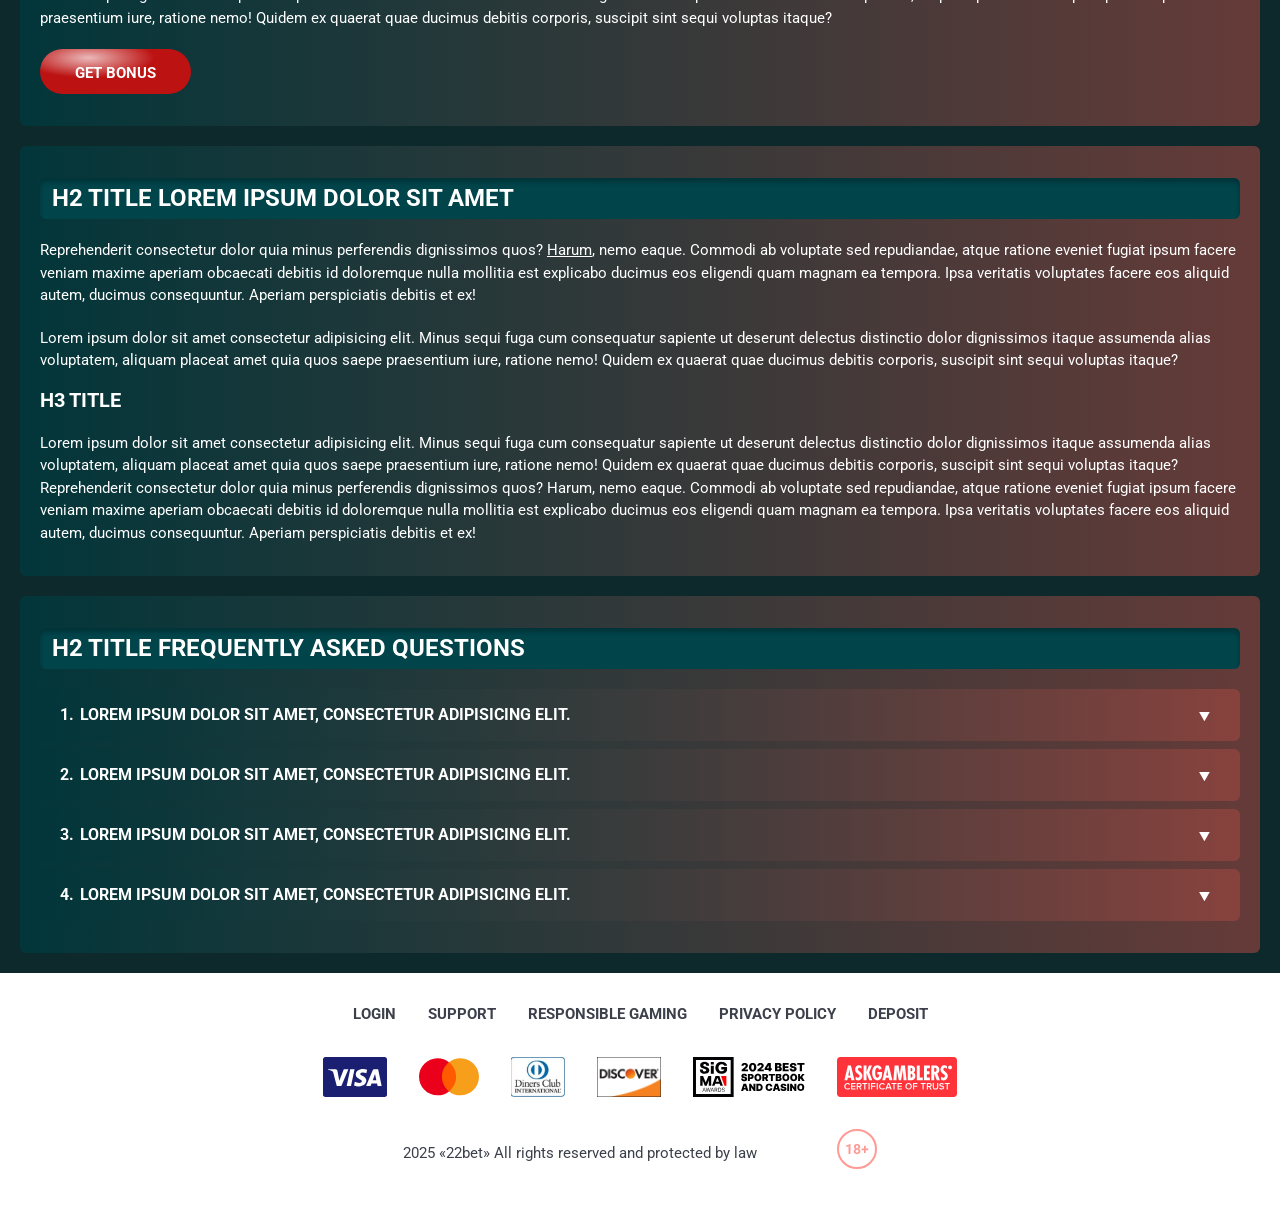
<file: promoCode.html>
<!DOCTYPE html>
<html lang="hr">
  <head>
    <meta charset="UTF-8" />
   
    <meta name="viewport" content="width=device-width, initial-scale=1.0" />
    <title>22Bet </title>
    <meta name="description" content />
    <meta property="og:site_name" content />
    <meta property="og:title" content />
    <meta property="og:type" content="website" />
    <meta property="og:url" content />
    <meta property="og:image" content />
    <meta property="og:image:alt" content />
    <meta property="og:locale" content="hr" />
    <meta property="og:description" content />
    <link rel="preconnect" href="https://fonts.googleapis.com" />
    <link rel="preconnect" href="https://fonts.gstatic.com" crossorigin="anonymous" />
   <link href="https://fonts.googleapis.com/css2?family=Open+Sans:ital,wght@0,300..800;1,300..800&display=swap" rel="stylesheet">
<link href="https://fonts.googleapis.com/css?family=Roboto+Condensed&display=swap" rel="stylesheet">
<link href="https://fonts.googleapis.com/css2?family=Roboto:ital,wght@0,100..900;1,100..900&display=swap" rel="stylesheet">

   <link rel="stylesheet" href="./css/reset.css" />
    <link rel="stylesheet" href="./css/main.css" />
    <link rel="stylesheet" href="./css/media.css"/>
    <link rel="icon" href="./images/Group.png" type="image/x-icon"/>
    <script
    src="https://code.jquery.com/jquery-3.6.1.min.js"
    integrity="sha256-o88AwQnZB+VDvE9tvIXrMQaPlFFSUTR+nldQm1LuPXQ="
    crossorigin="anonymous"
  ></script>
  </head>
  <body>
    <header class="header">
      <section class="content header__content">
        <a href="./index.html" class="logo header__logo"
          ><img src="./images/logo.svg" alt="logo" title
        /></a>
        <button class="header__btn-menu" >
          <svg width="16px" height="16px" viewBox="0 0 16 16" xmlns="http://www.w3.org/2000/svg">
              <rect y="0" width="16" height="3" rx="1.5"></rect>
              <rect y="6.5" width="16" height="3" rx="1.5"></rect>
              <rect y="13" width="16" height="3" rx="1.5"></rect>
            </svg>
        </button>

          <nav class="menu header__menu">
            <ul class="header__menu-list">
                
              <li class="" >
              <div class="header__menu-wrapper">
                <div class="js-button-expander js-button-expander--menu" >
                <a href="./bonus.html" >
                <span>Bonus</span>
              </a>
              </div>
              <div class="header__menu-wrap js-expand-content js-expand-content--menu">
                <ul >
                  <li>
                    <a href="./freeSpins.html">
                    <span>Free Spins</span>
                  </a></li>
                  <li><a href="./promoCode.html">
                    <span>Promo Code</span>
                  </a>
                </li>
                  <li><a href="./welcomeBonus.html">
                    <span>Welcome Bonus</span>
                  </a>
                </li>
                <li><a href="./vip.html">
                    <span>VIP</span>
                  </a>
                </li>
                </ul>
              </div>
              </div>
               <a href="./bonus.html" class="header__menu-item">
                <span>Bonus</span>
              </a>
            </li>
              <li>
                <a href="./app.html">
                 App
                </a>
              </li>
              
              <li class="">
              <div class="header__menu-wrapper">
                <div class="js-button-expander js-button-expander--menu" >
                <a href="./casino.html" >
                <span> Casino</span>
              </a>
              </div>
              <div class="header__menu-wrap js-expand-content js-expand-content--menu">
                <ul >
                  <li>
                    <a href="./slots.html">
                    <span>Slots</span>
                  </a></li>
                 
                </ul>
              </div>
              </div>
               <a href="./casino.html" class="header__menu-item">
                <span>Casino</span>
              </a>
            </li>
               <li>
                <a href="./live.html">
               Live
                </a>
              </li>
              <li>
                    <a href="./freeSpins.html">
                    <span>Free Spins</span>
                  </a></li>
                  <li><a href="./promoCode.html">
                    <span>Promo Code</span>
                  </a>
                </li>
                  <li><a href="./welcomeBonus.html">
                    <span>Welcome Bonus</span>
                  </a>
                </li>
                <li><a href="./vip.html">
                    <span>VIP</span>
                  </a>
                </li>
             <li>
                    <a href="./slots.html">
                    <span>Slots</span>
                  </a></li>
             
             
            </ul>
            <div class="header__button header__button-menu " >
              <a href="#" class="button  button__login-menu">log in</a>
              <a href="#" class="button button__menu">registration</a>
            </div>
           
          </nav>
            <a href="#" class="button button__login">log in</a>
            <a href="#" class="button button__singup">registration</a>
            <div id="clock" class="header__time">00:00</div>
            <a href="#" class="header__flag">
                <span><img src="./images/flag.png" alt="flag" title /></span>
                <span>hr</span>
              </a>
      </section>
    </header>
     <main class="main home main-page">
        <section class=" hero hero__page">
           
            <div class="background">
              <img src="./images/layout-images/bg-promoCode.webp" alt="hero" title />
              
            </div>
              <div class="hero__wrapper hero__wrapper-page">
              <div class="hero__data hero__data-bonus">
                <ul
                class="breadcrumbs "
                
              >
                <li
                  
                >
                  <a href="/" >
                    <span >Home</span></a
                  >
                 
                </li>
                <li
                  
                >
                  <a href="#" > <span >Promo Code</span></a>
                 
                </li>
              </ul>
                <h1 class="title general hero__title">
               H1 Title 22bet Lorem ipsum
                </h1>
                 <p class="hero__text">Lorem ipsum dolor sit amet consectetur adipisicing elit Aperiam perspiciatis debitis et ex!.</p>
               
                <a href="#" class="button  hero__button ">registration</a>
               
              </div>
             
            </div>
          </section>
      <section class="main__wrap main__wrap-page">
       
       <section class="content__wrapper content__wrapper-page">

         
        
       
          <section class="content article">
            <p>
           Lorem ipsum dolor sit amet consectetur adipisicing elit. Minus sequi fuga cum consequatur sapiente ut deserunt delectus distinctio dolor dignissimos itaque assumenda alias voluptatem, aliquam placeat amet quia quos saepe praesentium iure, ratione nemo! Quidem ex quaerat quae ducimus debitis corporis, suscipit sint sequi voluptas itaque? Reprehenderit consectetur dolor quia minus perferendis dignissimos quos? Harum, nemo eaque. Commodi ab voluptate sed repudiandae, atque ratione eveniet fugiat ipsum facere veniam maxime aperiam obcaecati debitis id doloremque nulla mollitia est explicabo ducimus eos eligendi quam magnam ea tempora. Ipsa veritatis voluptates facere eos aliquid autem, ducimus consequuntur. Aperiam perspiciatis debitis et ex! </p>
            <p>
            Harum, nemo eaque. Commodi ab voluptate sed repudiandae, atque ratione eveniet fugiat ipsum facere veniam maxime aperiam obcaecati debitis id doloremque nulla mollitia est explicabo ducimus eos eligendi quam magnam ea tempora. Ipsa veritatis voluptates facere eos aliquid autem, ducimus consequuntur. Aperiam perspiciatis debitis et ex!
            </p>
          </section>
    
             <section class="content banner banner-main">
            <div class="background ">
              
              <img src="./images/layout-images/banner-promoCode.webp" alt="banner" title />
             
            </div>
            <div class="banner__info">
              
              <h2 class="title high banner__title-main">
              100% BONUS UP TO 300€
              </h2>
            <p class="banner__subtitle">+100 free spins on your first deposit</p>
              <a href="#" class="button banner__button">registration</a>
             
            </div>
          </section>
          
      
              <section class="content menu-review__content">
              

            
                <div class="menu__review-desk menu__review-content">table of contents</div>
                <ul class="menu__review menu__review-list">
                  <li><a href="#">H2 title  Lorem ipsum dolor sit amet</a></li>
                    <li><a href="#">H2 title  Lorem ipsum dolor sit amet</a></li>
                      <li><a href="#">H2 title  Lorem ipsum dolor sit amet</a></li>
                        <li><a href="#">H2 title  Lorem ipsum dolor sit amet</a></li>
                          <li><a href="#">H2 title  Lorem ipsum dolor sit amet</a></li>
                           <li><a href="#">H2 title Frequently Asked Questions</a></li>
                         
                          
                </ul>
             
          
          </section>
          
        
            <section class="content article">
            <h2 class="title high article__title">H2 title  Lorem ipsum dolor sit amet</h2>
            
            <p>
             Reprehenderit consectetur dolor quia minus perferendis dignissimos quos? <a href="#">Harum</a>, nemo eaque. Commodi ab voluptate sed repudiandae, atque ratione eveniet fugiat ipsum facere veniam maxime aperiam obcaecati debitis id doloremque nulla mollitia est explicabo ducimus eos eligendi quam magnam ea tempora. Ipsa veritatis voluptates facere eos aliquid autem, ducimus consequuntur. Aperiam perspiciatis debitis et ex!</p>
           
           <ol>
            <li>text</li>
            <li>text</li>
            <li>text</li>
                </ol>
              
              <p>Minus sequi fuga cum consequatur sapiente ut deserunt delectus distinctio dolor dignissimos itaque assumenda alias voluptatem, aliquam placeat amet quia quos saepe praesentium iure, ratione nemo! Quidem ex quaerat quae ducimus debitis corporis, suscipit sint sequi voluptas itaque? </p>
            <a href="#" class="button">Get Bonus</a>
            </section>
                <section class="content article">
            <h2 class="title high article__title">H2 title  Lorem ipsum dolor sit amet</h2>
            <p>Reprehenderit consectetur dolor quia minus perferendis dignissimos quos? <a href="#">Harum</a>, nemo eaque. Commodi ab voluptate sed repudiandae, atque ratione eveniet fugiat ipsum facere veniam maxime aperiam obcaecati debitis id doloremque nulla mollitia est explicabo ducimus eos eligendi quam magnam ea tempora. Ipsa veritatis voluptates facere eos aliquid autem, ducimus consequuntur. Aperiam perspiciatis debitis et ex!</p>
          <p>Lorem ipsum dolor sit amet consectetur adipisicing elit. Minus sequi fuga cum consequatur sapiente ut deserunt delectus distinctio dolor dignissimos itaque assumenda alias voluptatem, aliquam placeat amet quia quos saepe praesentium iure, ratione nemo! Quidem ex quaerat quae ducimus debitis corporis, suscipit sint sequi voluptas itaque? </p>
            <h3>h3 title</h3>
           <p>Lorem ipsum dolor sit amet consectetur adipisicing elit. Minus sequi fuga cum consequatur sapiente ut deserunt delectus distinctio dolor dignissimos itaque assumenda alias voluptatem, aliquam placeat amet quia quos saepe praesentium iure, ratione nemo! Quidem ex quaerat quae ducimus debitis corporis, suscipit sint sequi voluptas itaque? Reprehenderit consectetur dolor quia minus perferendis dignissimos quos? Harum, nemo eaque. Commodi ab voluptate sed repudiandae, atque ratione eveniet fugiat ipsum facere veniam maxime aperiam obcaecati debitis id doloremque nulla mollitia est explicabo ducimus eos eligendi quam magnam ea tempora. Ipsa veritatis voluptates facere eos aliquid autem, ducimus consequuntur. Aperiam perspiciatis debitis et ex!</p>
             </section>

          <section class="content faq">
            <h2 class="title high faq__title">H2 title  Frequently Asked Questions </h2>
            <ol class="faq__list " >
              <li class="faq__item"  >
                <h3 class="title medium faq__subtitle js-button-expander js-button-expander--faq"  > Lorem ipsum dolor sit amet, consectetur adipisicing elit.
                 </h3>
                <div  class="faq__answer js-expand-content js-expand-content--faq" >
                  <p  >
                  Lorem ipsum dolor sit amet, consectetur adipisicing elit. Dolorum velit harum repellendus quia distinctio dolorem temporibus totam nostrum facilis, incidunt ab dolor vel. Ipsum provident laborum atque, iste dolorum cupiditate at nam. Dignissimos accusamus ipsam, amet perspiciatis dolore quibusdam provident. </p>
                </div>
              </li>
              <li class="faq__item"  >
                <h3 class="title medium faq__subtitle js-button-expander js-button-expander--faq"  >Lorem ipsum dolor sit amet, consectetur adipisicing elit.</h3>
                <div class="faq__answer js-expand-content js-expand-content--faq" >
                  <p  >
                 Lorem ipsum dolor sit amet, consectetur adipisicing elit. Dolorum velit harum repellendus quia distinctio dolorem temporibus totam nostrum facilis, incidunt ab dolor vel. Ipsum provident laborum atque, iste dolorum cupiditate at nam. Dignissimos accusamus ipsam, amet perspiciatis dolore quibusdam provident. </p>
                </div>
              </li> 
              <li class="faq__item"  >
                <h3 class="title medium faq__subtitle js-button-expander js-button-expander--faq"  >Lorem ipsum dolor sit amet, consectetur adipisicing elit.</h3>
                <div class="faq__answer js-expand-content js-expand-content--faq" >
                  <p  >
                  Lorem ipsum dolor sit amet, consectetur adipisicing elit. Dolorum velit harum repellendus quia distinctio dolorem temporibus totam nostrum facilis, incidunt ab dolor vel. Ipsum provident laborum atque, iste dolorum cupiditate at nam. Dignissimos accusamus ipsam, amet perspiciatis dolore quibusdam provident. </p>
                </div>
              </li> 
              <li class="faq__item"  >
                <h3 class="title medium faq__subtitle js-button-expander js-button-expander--faq"  >Lorem ipsum dolor sit amet, consectetur adipisicing elit.</h3>
                <div class="faq__answer js-expand-content js-expand-content--faq" >
                  <p  >
                  Lorem ipsum dolor sit amet, consectetur adipisicing elit. Dolorum velit harum repellendus quia distinctio dolorem temporibus totam nostrum facilis, incidunt ab dolor vel. Ipsum provident laborum atque, iste dolorum cupiditate at nam. Dignissimos accusamus ipsam, amet perspiciatis dolore quibusdam provident.</p>
                </div>
              </li> 
             
            </ol>
          </section>
          
        </section> 
      
        <div class=""  onclick="scrollToTop()">
          <button class="main__arrow" id="scrollToTopBtn"></button>
        </div> 
        
      </section>
    </main> 
     <footer class=" footer ">
      <section class="content footer__content">
        <ul class="footer__menu">
         <li><a href="./login.html">Login</a></li>
         <li><a href="./support.html">Support</a></li>
         <li><a href="./responsible.html">Responsible Gaming</a></li>
         <li><a href="./policy.html">Privacy Policy</a></li>
         <li><a href="./deposit.html">Deposit</a></li>
        </ul>
       
          <ul class="footer__cards-list">
           
            <li>
              <a href="#"
                ><img src="./images/visa.svg" alt="cardvisa" title
              /></a>
            </li>
            <li>
              <a href="#"
                ><img
                  src="./images/mastercard.svg"
                  alt="mastercard"
                  title
              /></a>
            </li>
            <li>
                <a href="#"
                  ><img src="./images/diners.svg" alt="diners" title
                /></a>
              </li>
              <li>
                <a href="#"
                  ><img src="./images/discover.svg" alt="discover" title
                /></a>
              </li>
              <li>
                <a href="#"
                  ><img src="./images/sigma.svg" alt="sigma" title
                /></a>
              </li>
              <li>
                <a href="#"
                  ><img src="./images/ask.svg" alt="ask" title
                /></a>
              </li>
            
          </ul>
       
        <div class="footer__wrapp">
          <div class="footer__text">
           <p>2025 «22bet» All rights reserved and protected by law
</p>
           
          </div>
          <div class="footer__age">
            <img src="./images/age.svg" alt="age" title />
          </div>
        </div>
      
      </section>
    </footer>
    <script src="./js/arrowUp.js" defer></script>
    <script src="./js/sidebar.js" defer></script>
    <script src="./js/expander.js" defer></script>
    <script src="./js/mobile-menu.js" defer></script>
    <script src="./js/clock.js" defer></script>
  </body>
</html>
</file>
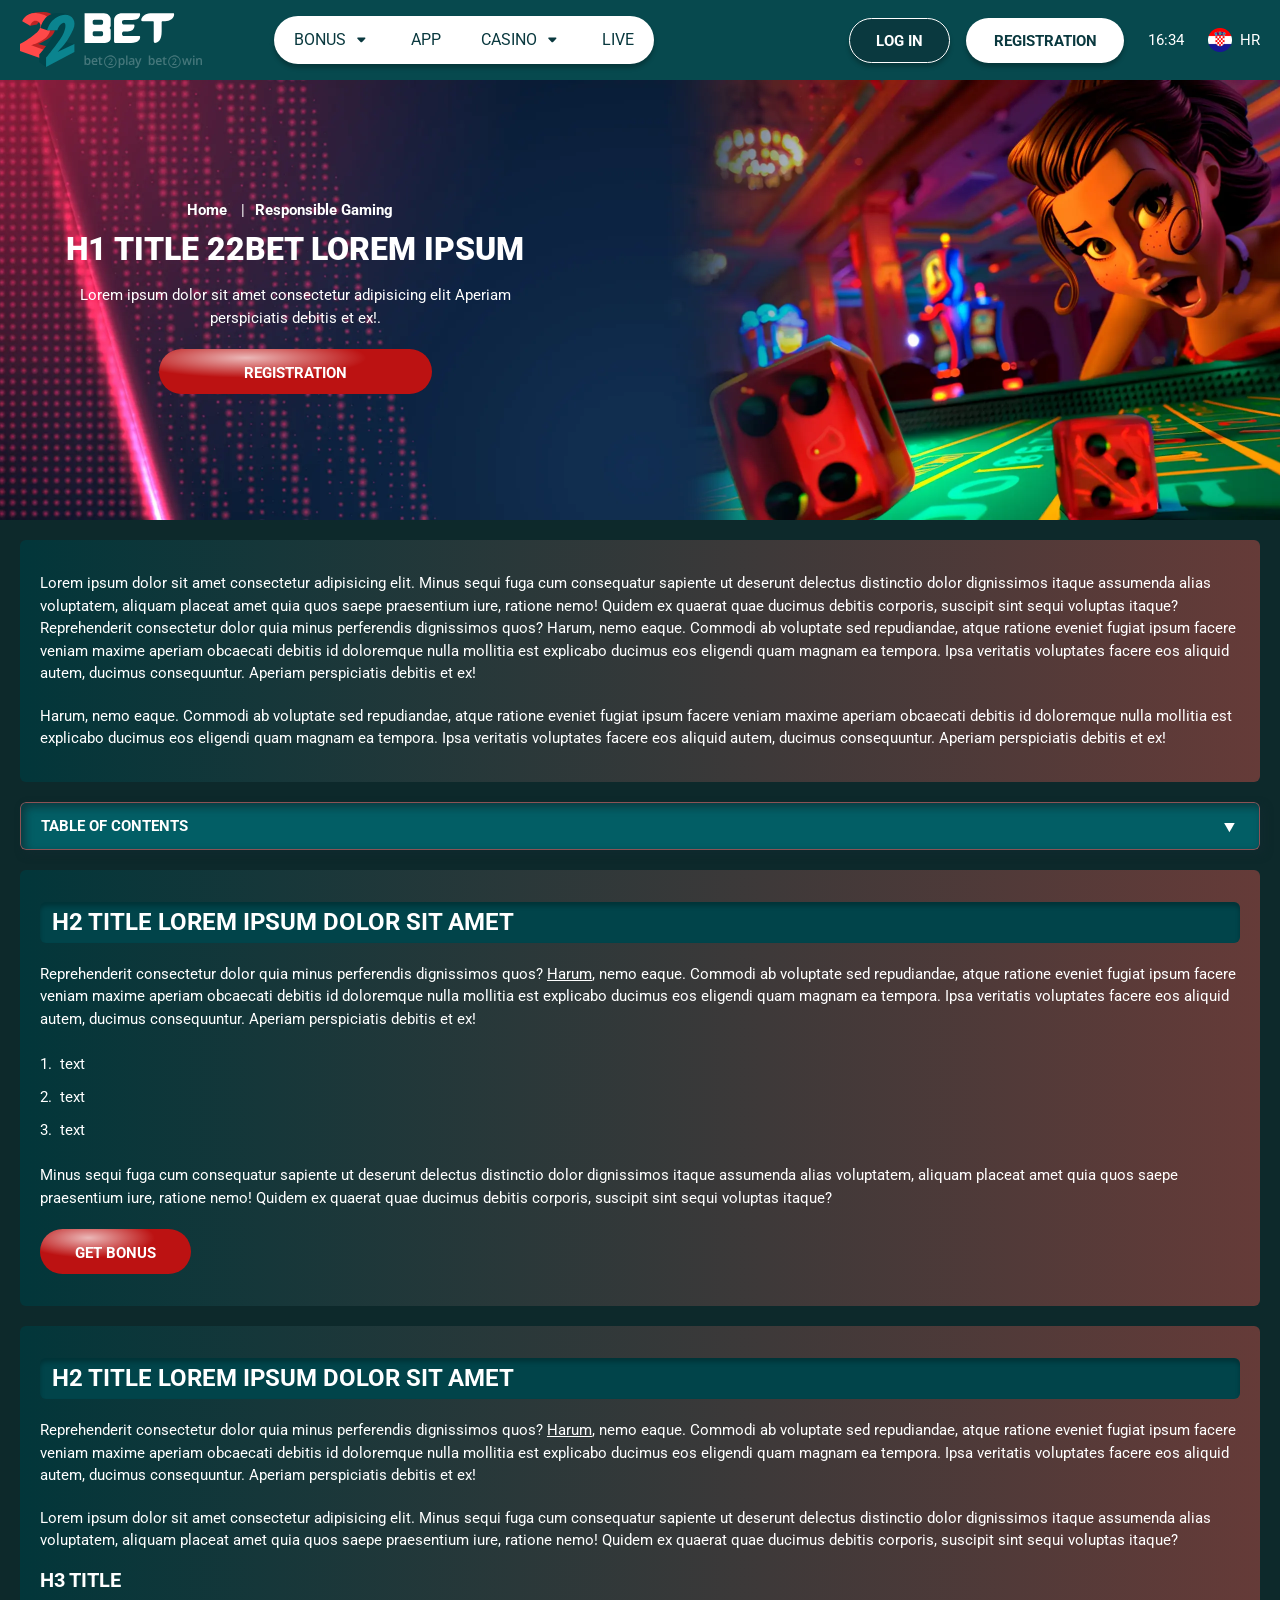
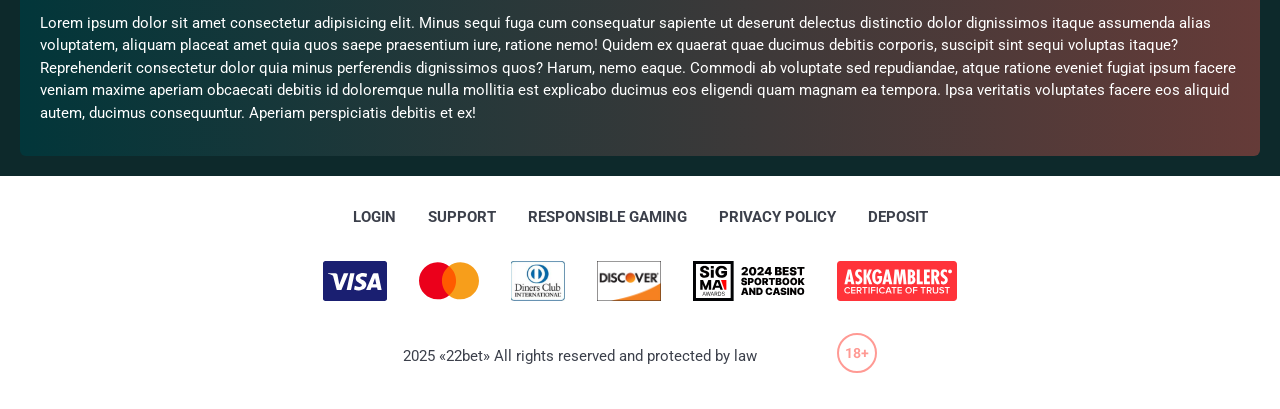
<file: responsible.html>
<!DOCTYPE html>
<html lang="hr">
  <head>
    <meta charset="UTF-8" />
   
    <meta name="viewport" content="width=device-width, initial-scale=1.0" />
    <title>22Bet </title>
    <meta name="description" content />
    <meta property="og:site_name" content />
    <meta property="og:title" content />
    <meta property="og:type" content="website" />
    <meta property="og:url" content />
    <meta property="og:image" content />
    <meta property="og:image:alt" content />
    <meta property="og:locale" content="hr" />
    <meta property="og:description" content />
    <link rel="preconnect" href="https://fonts.googleapis.com" />
    <link rel="preconnect" href="https://fonts.gstatic.com" crossorigin="anonymous" />
   <link href="https://fonts.googleapis.com/css2?family=Open+Sans:ital,wght@0,300..800;1,300..800&display=swap" rel="stylesheet">
<link href="https://fonts.googleapis.com/css?family=Roboto+Condensed&display=swap" rel="stylesheet">
<link href="https://fonts.googleapis.com/css2?family=Roboto:ital,wght@0,100..900;1,100..900&display=swap" rel="stylesheet">

   <link rel="stylesheet" href="./css/reset.css" />
    <link rel="stylesheet" href="./css/main.css" />
    <link rel="stylesheet" href="./css/media.css"/>
    <link rel="icon" href="./images/Group.png" type="image/x-icon"/>
    <script
    src="https://code.jquery.com/jquery-3.6.1.min.js"
    integrity="sha256-o88AwQnZB+VDvE9tvIXrMQaPlFFSUTR+nldQm1LuPXQ="
    crossorigin="anonymous"
  ></script>
  </head>
  <body>
    <header class="header">
      <section class="content header__content">
        <a href="./index.html" class="logo header__logo"
          ><img src="./images/logo.svg" alt="logo" title
        /></a>
        <button class="header__btn-menu" >
          <svg width="16px" height="16px" viewBox="0 0 16 16" xmlns="http://www.w3.org/2000/svg">
              <rect y="0" width="16" height="3" rx="1.5"></rect>
              <rect y="6.5" width="16" height="3" rx="1.5"></rect>
              <rect y="13" width="16" height="3" rx="1.5"></rect>
            </svg>
        </button>

          <nav class="menu header__menu">
            <ul class="header__menu-list">
                
              <li class="" >
              <div class="header__menu-wrapper">
                <div class="js-button-expander js-button-expander--menu" >
                <a href="./bonus.html" >
                <span>Bonus</span>
              </a>
              </div>
              <div class="header__menu-wrap js-expand-content js-expand-content--menu">
                <ul >
                  <li>
                    <a href="./freeSpins.html">
                    <span>Free Spins</span>
                  </a></li>
                  <li><a href="./promoCode.html">
                    <span>Promo Code</span>
                  </a>
                </li>
                  <li><a href="./welcomeBonus.html">
                    <span>Welcome Bonus</span>
                  </a>
                </li>
                <li><a href="./vip.html">
                    <span>VIP</span>
                  </a>
                </li>
                </ul>
              </div>
              </div>
               <a href="./bonus.html" class="header__menu-item">
                <span>Bonus</span>
              </a>
            </li>
              <li>
                <a href="./app.html">
                 App
                </a>
              </li>
              
              <li class="">
              <div class="header__menu-wrapper">
                <div class="js-button-expander js-button-expander--menu" >
                <a href="./casino.html" >
                <span> Casino</span>
              </a>
              </div>
              <div class="header__menu-wrap js-expand-content js-expand-content--menu">
                <ul >
                  <li>
                    <a href="./slots.html">
                    <span>Slots</span>
                  </a></li>
                 
                </ul>
              </div>
              </div>
               <a href="./casino.html" class="header__menu-item">
                <span>Casino</span>
              </a>
            </li>
               <li>
                <a href="./live.html">
               Live
                </a>
              </li>
              <li>
                    <a href="./freeSpins.html">
                    <span>Free Spins</span>
                  </a></li>
                  <li><a href="./promoCode.html">
                    <span>Promo Code</span>
                  </a>
                </li>
                  <li><a href="./welcomeBonus.html">
                    <span>Welcome Bonus</span>
                  </a>
                </li>
                <li><a href="./vip.html">
                    <span>VIP</span>
                  </a>
                </li>
             <li>
                    <a href="./slots.html">
                    <span>Slots</span>
                  </a></li>
             
             
            </ul>
            <div class="header__button header__button-menu " >
              <a href="#" class="button  button__login-menu">log in</a>
              <a href="#" class="button button__menu">registration</a>
            </div>
           
          </nav>
            <a href="#" class="button button__login">log in</a>
            <a href="#" class="button button__singup">registration</a>
            <div id="clock" class="header__time">00:00</div>
            <a href="#" class="header__flag">
                <span><img src="./images/flag.png" alt="flag" title /></span>
                <span>hr</span>
              </a>
      </section>
    </header>
     <main class="main home main-page">
        <section class=" hero hero__page">
           
            <div class="background">
              <img src="./images/layout-images/bg-responsible.webp" alt="hero" title />
              
            </div>
              <div class="hero__wrapper hero__wrapper-page">
              <div class="hero__data hero__data-bonus">
                <ul
                class="breadcrumbs "
                
              >
                <li
                  
                >
                  <a href="/" >
                    <span >Home</span></a
                  >
                 
                </li>
                <li
                  
                >
                  <a href="#" > <span >Responsible Gaming</span></a>
                 
                </li>
              </ul>
                <h1 class="title general hero__title">
              H1 Title 22bet Lorem ipsum
                </h1>
                 <p class="hero__text">Lorem ipsum dolor sit amet consectetur adipisicing elit Aperiam perspiciatis debitis et ex!.</p>
               
                <a href="#" class="button  hero__button ">registration</a>
               
              </div>
             
            </div>
          </section>
      <section class="main__wrap main__wrap-page">
       
       <section class="content__wrapper content__wrapper-page">

         
        
       
          <section class="content article">
            <p>
           Lorem ipsum dolor sit amet consectetur adipisicing elit. Minus sequi fuga cum consequatur sapiente ut deserunt delectus distinctio dolor dignissimos itaque assumenda alias voluptatem, aliquam placeat amet quia quos saepe praesentium iure, ratione nemo! Quidem ex quaerat quae ducimus debitis corporis, suscipit sint sequi voluptas itaque? Reprehenderit consectetur dolor quia minus perferendis dignissimos quos? Harum, nemo eaque. Commodi ab voluptate sed repudiandae, atque ratione eveniet fugiat ipsum facere veniam maxime aperiam obcaecati debitis id doloremque nulla mollitia est explicabo ducimus eos eligendi quam magnam ea tempora. Ipsa veritatis voluptates facere eos aliquid autem, ducimus consequuntur. Aperiam perspiciatis debitis et ex! </p>
            <p>
            Harum, nemo eaque. Commodi ab voluptate sed repudiandae, atque ratione eveniet fugiat ipsum facere veniam maxime aperiam obcaecati debitis id doloremque nulla mollitia est explicabo ducimus eos eligendi quam magnam ea tempora. Ipsa veritatis voluptates facere eos aliquid autem, ducimus consequuntur. Aperiam perspiciatis debitis et ex!
            </p>
          </section>
    
           
              <section class="content menu-review__content">
              

            
                <div class="menu__review-desk menu__review-content">table of contents</div>
                <ul class="menu__review menu__review-list">
                  <li><a href="#">H2 title  Lorem ipsum dolor sit amet</a></li>
                    <li><a href="#">H2 title  Lorem ipsum dolor sit amet</a></li>
                      <li><a href="#">H2 title  Lorem ipsum dolor sit amet</a></li>
                        <li><a href="#">H2 title  Lorem ipsum dolor sit amet</a></li>
                          <li><a href="#">H2 title  Lorem ipsum dolor sit amet</a></li>
                           <li><a href="#">H2 title Frequently Asked Questions</a></li>
                         
                          
                </ul>
             
          
          </section>
          
        
            <section class="content article">
            <h2 class="title high article__title">H2 title  Lorem ipsum dolor sit amet</h2>
            
            <p>
             Reprehenderit consectetur dolor quia minus perferendis dignissimos quos? <a href="#">Harum</a>, nemo eaque. Commodi ab voluptate sed repudiandae, atque ratione eveniet fugiat ipsum facere veniam maxime aperiam obcaecati debitis id doloremque nulla mollitia est explicabo ducimus eos eligendi quam magnam ea tempora. Ipsa veritatis voluptates facere eos aliquid autem, ducimus consequuntur. Aperiam perspiciatis debitis et ex!</p>
           
           <ol>
            <li>text</li>
            <li>text</li>
            <li>text</li>
                </ol>
              
              <p>Minus sequi fuga cum consequatur sapiente ut deserunt delectus distinctio dolor dignissimos itaque assumenda alias voluptatem, aliquam placeat amet quia quos saepe praesentium iure, ratione nemo! Quidem ex quaerat quae ducimus debitis corporis, suscipit sint sequi voluptas itaque? </p>
            <a href="#" class="button">Get Bonus</a>
            </section>
                <section class="content article">
            <h2 class="title high article__title">H2 title  Lorem ipsum dolor sit amet</h2>
            <p>Reprehenderit consectetur dolor quia minus perferendis dignissimos quos? <a href="#">Harum</a>, nemo eaque. Commodi ab voluptate sed repudiandae, atque ratione eveniet fugiat ipsum facere veniam maxime aperiam obcaecati debitis id doloremque nulla mollitia est explicabo ducimus eos eligendi quam magnam ea tempora. Ipsa veritatis voluptates facere eos aliquid autem, ducimus consequuntur. Aperiam perspiciatis debitis et ex!</p>
          <p>Lorem ipsum dolor sit amet consectetur adipisicing elit. Minus sequi fuga cum consequatur sapiente ut deserunt delectus distinctio dolor dignissimos itaque assumenda alias voluptatem, aliquam placeat amet quia quos saepe praesentium iure, ratione nemo! Quidem ex quaerat quae ducimus debitis corporis, suscipit sint sequi voluptas itaque? </p>
            <h3>h3 title</h3>
           <p>Lorem ipsum dolor sit amet consectetur adipisicing elit. Minus sequi fuga cum consequatur sapiente ut deserunt delectus distinctio dolor dignissimos itaque assumenda alias voluptatem, aliquam placeat amet quia quos saepe praesentium iure, ratione nemo! Quidem ex quaerat quae ducimus debitis corporis, suscipit sint sequi voluptas itaque? Reprehenderit consectetur dolor quia minus perferendis dignissimos quos? Harum, nemo eaque. Commodi ab voluptate sed repudiandae, atque ratione eveniet fugiat ipsum facere veniam maxime aperiam obcaecati debitis id doloremque nulla mollitia est explicabo ducimus eos eligendi quam magnam ea tempora. Ipsa veritatis voluptates facere eos aliquid autem, ducimus consequuntur. Aperiam perspiciatis debitis et ex!</p>
             </section>

      
          
        </section> 
      
        <div class=""  onclick="scrollToTop()">
          <button class="main__arrow" id="scrollToTopBtn"></button>
        </div> 
        
      </section>
    </main> 
     <footer class=" footer ">
      <section class="content footer__content">
        <ul class="footer__menu">
         <li><a href="./login.html">Login</a></li>
         <li><a href="./support.html">Support</a></li>
         <li><a href="./responsible.html">Responsible Gaming</a></li>
         <li><a href="./policy.html">Privacy Policy</a></li>
         <li><a href="./deposit.html">Deposit</a></li>
        </ul>
       
          <ul class="footer__cards-list">
           
            <li>
              <a href="#"
                ><img src="./images/visa.svg" alt="cardvisa" title
              /></a>
            </li>
            <li>
              <a href="#"
                ><img
                  src="./images/mastercard.svg"
                  alt="mastercard"
                  title
              /></a>
            </li>
            <li>
                <a href="#"
                  ><img src="./images/diners.svg" alt="diners" title
                /></a>
              </li>
              <li>
                <a href="#"
                  ><img src="./images/discover.svg" alt="discover" title
                /></a>
              </li>
              <li>
                <a href="#"
                  ><img src="./images/sigma.svg" alt="sigma" title
                /></a>
              </li>
              <li>
                <a href="#"
                  ><img src="./images/ask.svg" alt="ask" title
                /></a>
              </li>
            
          </ul>
       
        <div class="footer__wrapp">
          <div class="footer__text">
           <p>2025 «22bet» All rights reserved and protected by law
</p>
           
          </div>
          <div class="footer__age">
            <img src="./images/age.svg" alt="age" title />
          </div>
        </div>
      
      </section>
    </footer>
    <script src="./js/arrowUp.js" defer></script>
    <script src="./js/sidebar.js" defer></script>
    <script src="./js/expander.js" defer></script>
    <script src="./js/mobile-menu.js" defer></script>
    <script src="./js/clock.js" defer></script>
  </body>
</html>
</file>
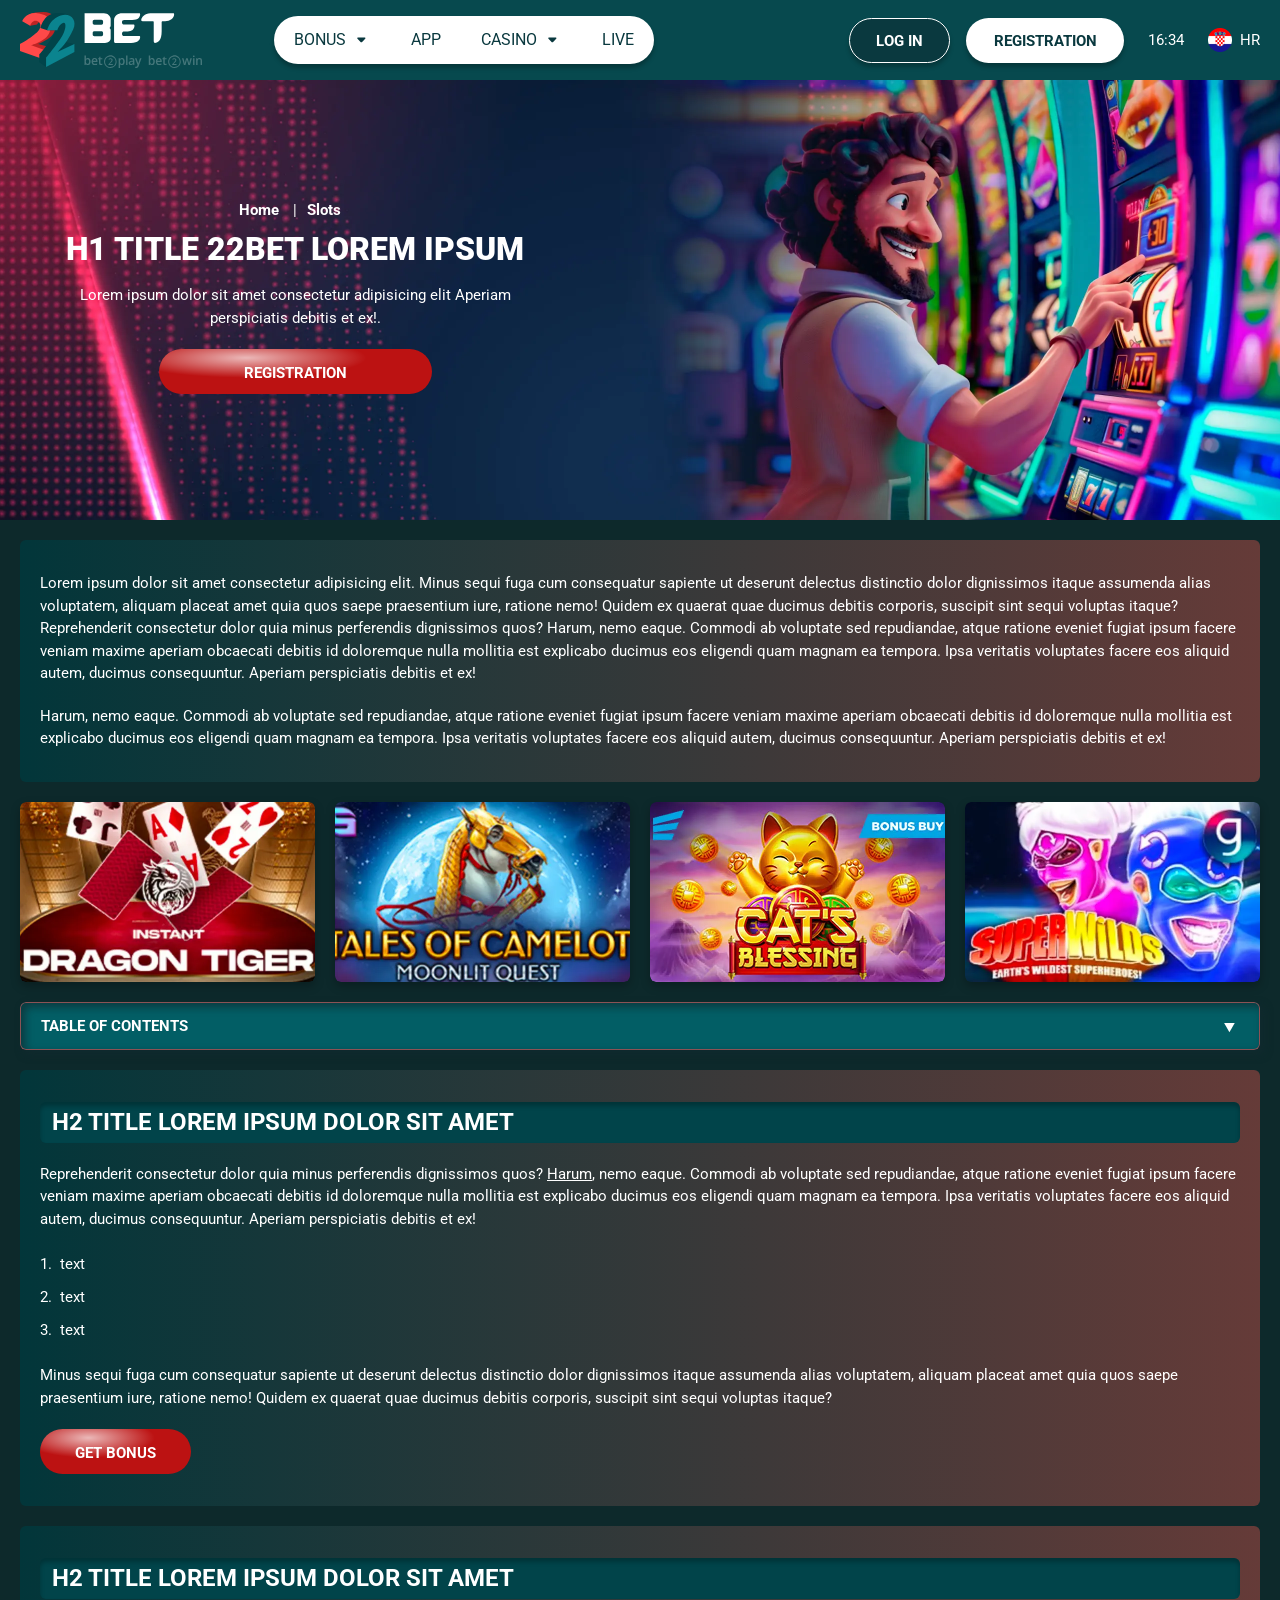
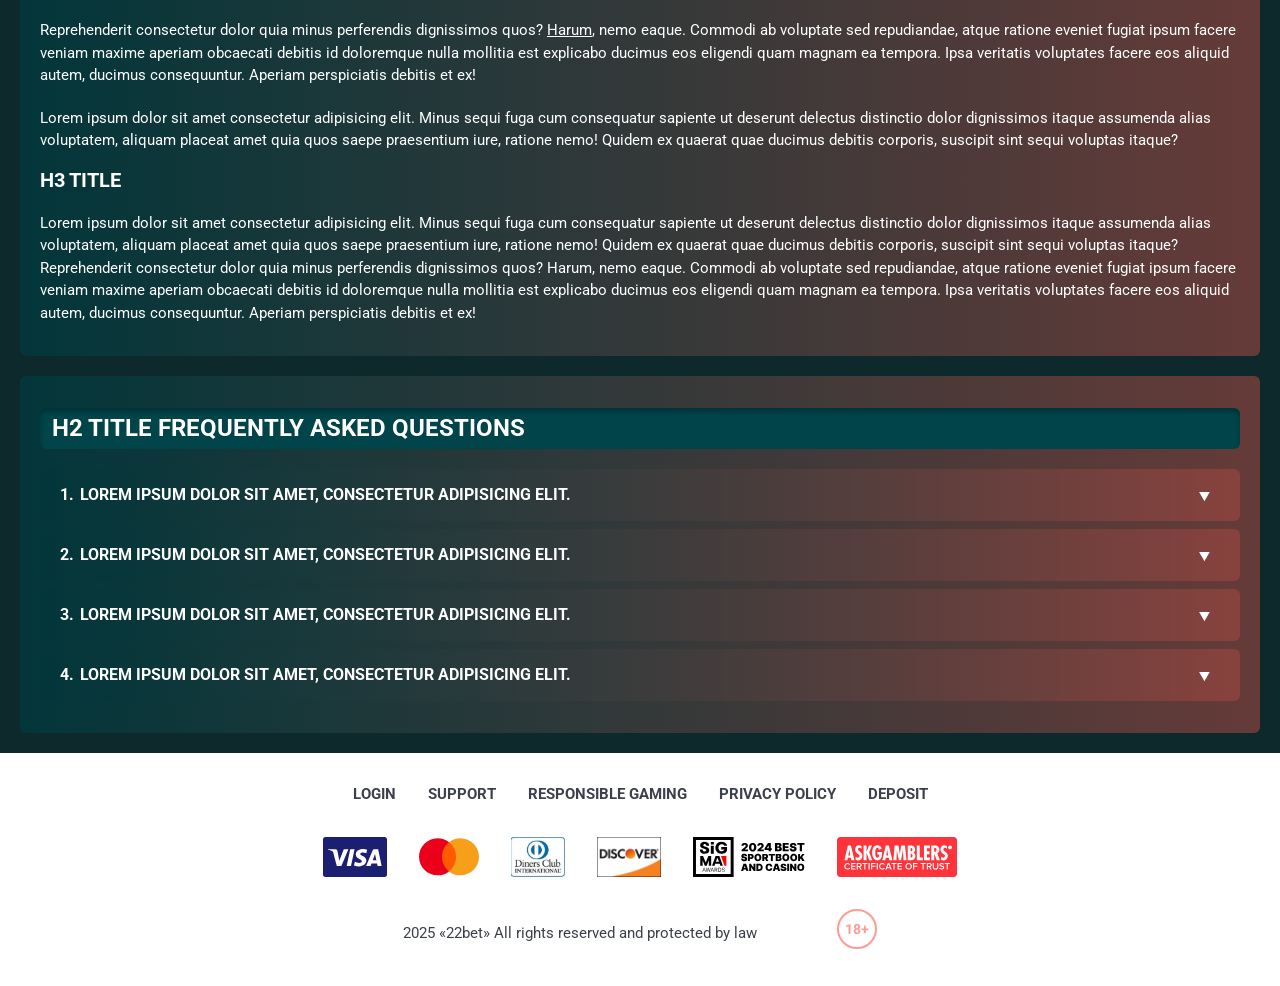
<file: slots.html>
<!DOCTYPE html>
<html lang="hr">
  <head>
    <meta charset="UTF-8" />
   
    <meta name="viewport" content="width=device-width, initial-scale=1.0" />
    <title>22Bet </title>
    <meta name="description" content />
    <meta property="og:site_name" content />
    <meta property="og:title" content />
    <meta property="og:type" content="website" />
    <meta property="og:url" content />
    <meta property="og:image" content />
    <meta property="og:image:alt" content />
    <meta property="og:locale" content="hr" />
    <meta property="og:description" content />
    <link rel="preconnect" href="https://fonts.googleapis.com" />
    <link rel="preconnect" href="https://fonts.gstatic.com" crossorigin="anonymous" />
   <link href="https://fonts.googleapis.com/css2?family=Open+Sans:ital,wght@0,300..800;1,300..800&display=swap" rel="stylesheet">
<link href="https://fonts.googleapis.com/css?family=Roboto+Condensed&display=swap" rel="stylesheet">
<link href="https://fonts.googleapis.com/css2?family=Roboto:ital,wght@0,100..900;1,100..900&display=swap" rel="stylesheet">

   <link rel="stylesheet" href="./css/reset.css" />
    <link rel="stylesheet" href="./css/main.css" />
    <link rel="stylesheet" href="./css/media.css"/>
    <link rel="icon" href="./images/Group.png" type="image/x-icon"/>
    <script
    src="https://code.jquery.com/jquery-3.6.1.min.js"
    integrity="sha256-o88AwQnZB+VDvE9tvIXrMQaPlFFSUTR+nldQm1LuPXQ="
    crossorigin="anonymous"
  ></script>
  </head>
  <body>
    <header class="header">
      <section class="content header__content">
        <a href="./index.html" class="logo header__logo"
          ><img src="./images/logo.svg" alt="logo" title
        /></a>
        <button class="header__btn-menu" >
          <svg width="16px" height="16px" viewBox="0 0 16 16" xmlns="http://www.w3.org/2000/svg">
              <rect y="0" width="16" height="3" rx="1.5"></rect>
              <rect y="6.5" width="16" height="3" rx="1.5"></rect>
              <rect y="13" width="16" height="3" rx="1.5"></rect>
            </svg>
        </button>

          <nav class="menu header__menu">
            <ul class="header__menu-list">
                
              <li class="" >
              <div class="header__menu-wrapper">
                <div class="js-button-expander js-button-expander--menu" >
                <a href="./bonus.html" >
                <span>Bonus</span>
              </a>
              </div>
              <div class="header__menu-wrap js-expand-content js-expand-content--menu">
                <ul >
                  <li>
                    <a href="./freeSpins.html">
                    <span>Free Spins</span>
                  </a></li>
                  <li><a href="./promoCode.html">
                    <span>Promo Code</span>
                  </a>
                </li>
                  <li><a href="./welcomeBonus.html">
                    <span>Welcome Bonus</span>
                  </a>
                </li>
                <li><a href="./vip.html">
                    <span>VIP</span>
                  </a>
                </li>
                </ul>
              </div>
              </div>
               <a href="./bonus.html" class="header__menu-item">
                <span>Bonus</span>
              </a>
            </li>
              <li>
                <a href="./app.html">
                 App
                </a>
              </li>
              
              <li class="">
              <div class="header__menu-wrapper">
                <div class="js-button-expander js-button-expander--menu" >
                <a href="./casino.html" >
                <span> Casino</span>
              </a>
              </div>
              <div class="header__menu-wrap js-expand-content js-expand-content--menu">
                <ul >
                  <li>
                    <a href="./slots.html">
                    <span>Slots</span>
                  </a></li>
                 
                </ul>
              </div>
              </div>
               <a href="./casino.html" class="header__menu-item">
                <span>Casino</span>
              </a>
            </li>
               <li>
                <a href="./live.html">
               Live
                </a>
              </li>
              <li>
                    <a href="./freeSpins.html">
                    <span>Free Spins</span>
                  </a></li>
                  <li><a href="./promoCode.html">
                    <span>Promo Code</span>
                  </a>
                </li>
                  <li><a href="./welcomeBonus.html">
                    <span>Welcome Bonus</span>
                  </a>
                </li>
                <li><a href="./vip.html">
                    <span>VIP</span>
                  </a>
                </li>
             <li>
                    <a href="./slots.html">
                    <span>Slots</span>
                  </a></li>
             
             
            </ul>
            <div class="header__button header__button-menu " >
              <a href="#" class="button  button__login-menu">log in</a>
              <a href="#" class="button button__menu">registration</a>
            </div>
           
          </nav>
            <a href="#" class="button button__login">log in</a>
            <a href="#" class="button button__singup">registration</a>
            <div id="clock" class="header__time">00:00</div>
            <a href="#" class="header__flag">
                <span><img src="./images/flag.png" alt="flag" title /></span>
                <span>hr</span>
              </a>
      </section>
    </header>
     <main class="main home main-page">
        <section class=" hero hero__page">
           
            <div class="background">
              <img src="./images/slots/bg-slots.webp" alt="hero" title />
              
            </div>
              <div class="hero__wrapper hero__wrapper-page">
              <div class="hero__data hero__data-bonus">
                <ul
                class="breadcrumbs "
                
              >
                <li
                  
                >
                  <a href="/" >
                    <span >Home</span></a
                  >
                 
                </li>
                <li
                  
                >
                  <a href="#" > <span >Slots</span></a>
                 
                </li>
              </ul>
                <h1 class="title general hero__title">
               H1 Title 22bet Lorem ipsum
                </h1>
                 <p class="hero__text">Lorem ipsum dolor sit amet consectetur adipisicing elit Aperiam perspiciatis debitis et ex!.</p>
               
                <a href="#" class="button  hero__button ">registration</a>
               
              </div>
             
            </div>
          </section>
      <section class="main__wrap main__wrap-page">
       
       <section class="content__wrapper content__wrapper-page">

         
        
       
          <section class="content article">
            <p>
           Lorem ipsum dolor sit amet consectetur adipisicing elit. Minus sequi fuga cum consequatur sapiente ut deserunt delectus distinctio dolor dignissimos itaque assumenda alias voluptatem, aliquam placeat amet quia quos saepe praesentium iure, ratione nemo! Quidem ex quaerat quae ducimus debitis corporis, suscipit sint sequi voluptas itaque? Reprehenderit consectetur dolor quia minus perferendis dignissimos quos? Harum, nemo eaque. Commodi ab voluptate sed repudiandae, atque ratione eveniet fugiat ipsum facere veniam maxime aperiam obcaecati debitis id doloremque nulla mollitia est explicabo ducimus eos eligendi quam magnam ea tempora. Ipsa veritatis voluptates facere eos aliquid autem, ducimus consequuntur. Aperiam perspiciatis debitis et ex! </p>
            <p>
            Harum, nemo eaque. Commodi ab voluptate sed repudiandae, atque ratione eveniet fugiat ipsum facere veniam maxime aperiam obcaecati debitis id doloremque nulla mollitia est explicabo ducimus eos eligendi quam magnam ea tempora. Ipsa veritatis voluptates facere eos aliquid autem, ducimus consequuntur. Aperiam perspiciatis debitis et ex!
            </p>
          </section>
    
                <section class="content casino">
           
              <ul class="casino__list casino__list-page ">
                <li class="casino__item">
                   <a href="#"> <div class="casino__wrapper">
                      <img class="casino__img" src="./images/slots/card-slots1.webp" alt="" title>
                    <div class="casino__hover casino__hover-live">
                        
                        <div class="casino-box">
                            
                        <span href="#" class="button  casino__buttons">Play now</span>
                        </div>
                    </div>
                    </div>
                    </a>
                </li>
                <li class="casino__item">
                  <a href="#"> <div class="casino__wrapper">
                      <img class="casino__img" src="./images/slots/card-slots2.webp" alt="" title>
                    <div class="casino__hover casino__hover-live">
                        
                        <div class="casino-box">
                            
                        <span href="#" class="button  casino__buttons">Play now</span>
                        </div>
                    </div>
                    </div>
                    </a>
              </li>
              <li class="casino__item">
                 <a href="#"> <div class="casino__wrapper">
                      <img class="casino__img" src="./images/slots/card-slots3.webp" alt="" title>
                    <div class="casino__hover casino__hover-live">
                        
                        <div class="casino-box">
                            
                        <span href="#" class="button  casino__buttons">Play now</span>
                        </div>
                    </div>
                    </div>
                    </a>
            </li>
             <li class="casino__item">
                 <a href="#"> <div class="casino__wrapper">
                      <img class="casino__img" src="./images/slots/card-slots4.webp" alt="" title>
                    <div class="casino__hover casino__hover-live">
                        
                        <div class="casino-box">
                            
                        <span href="#" class="button  casino__buttons">Play now</span>
                        </div>
                    </div>
                    </div>
                    </a>
            </li>
           
           
    
      

              </ul>
         </section>
      
              <section class="content menu-review__content">
              

            
                <div class="menu__review-desk menu__review-content">table of contents</div>
                <ul class="menu__review menu__review-list">
                  <li><a href="#">H2 title  Lorem ipsum dolor sit amet</a></li>
                    <li><a href="#">H2 title  Lorem ipsum dolor sit amet</a></li>
                      <li><a href="#">H2 title  Lorem ipsum dolor sit amet</a></li>
                        <li><a href="#">H2 title  Lorem ipsum dolor sit amet</a></li>
                          <li><a href="#">H2 title  Lorem ipsum dolor sit amet</a></li>
                           <li><a href="#">H2 title Frequently Asked Questions</a></li>
                         
                          
                </ul>
             
          
          </section>
          
        
            <section class="content article">
            <h2 class="title high article__title">H2 title  Lorem ipsum dolor sit amet</h2>
            
            <p>
             Reprehenderit consectetur dolor quia minus perferendis dignissimos quos? <a href="#">Harum</a>, nemo eaque. Commodi ab voluptate sed repudiandae, atque ratione eveniet fugiat ipsum facere veniam maxime aperiam obcaecati debitis id doloremque nulla mollitia est explicabo ducimus eos eligendi quam magnam ea tempora. Ipsa veritatis voluptates facere eos aliquid autem, ducimus consequuntur. Aperiam perspiciatis debitis et ex!</p>
           
           <ol>
            <li>text</li>
            <li>text</li>
            <li>text</li>
                </ol>
              
              <p>Minus sequi fuga cum consequatur sapiente ut deserunt delectus distinctio dolor dignissimos itaque assumenda alias voluptatem, aliquam placeat amet quia quos saepe praesentium iure, ratione nemo! Quidem ex quaerat quae ducimus debitis corporis, suscipit sint sequi voluptas itaque? </p>
            <a href="#" class="button">Get Bonus</a>
            </section>
                <section class="content article">
            <h2 class="title high article__title">H2 title  Lorem ipsum dolor sit amet</h2>
            <p>Reprehenderit consectetur dolor quia minus perferendis dignissimos quos? <a href="#">Harum</a>, nemo eaque. Commodi ab voluptate sed repudiandae, atque ratione eveniet fugiat ipsum facere veniam maxime aperiam obcaecati debitis id doloremque nulla mollitia est explicabo ducimus eos eligendi quam magnam ea tempora. Ipsa veritatis voluptates facere eos aliquid autem, ducimus consequuntur. Aperiam perspiciatis debitis et ex!</p>
          <p>Lorem ipsum dolor sit amet consectetur adipisicing elit. Minus sequi fuga cum consequatur sapiente ut deserunt delectus distinctio dolor dignissimos itaque assumenda alias voluptatem, aliquam placeat amet quia quos saepe praesentium iure, ratione nemo! Quidem ex quaerat quae ducimus debitis corporis, suscipit sint sequi voluptas itaque? </p>
            <h3>h3 title</h3>
           <p>Lorem ipsum dolor sit amet consectetur adipisicing elit. Minus sequi fuga cum consequatur sapiente ut deserunt delectus distinctio dolor dignissimos itaque assumenda alias voluptatem, aliquam placeat amet quia quos saepe praesentium iure, ratione nemo! Quidem ex quaerat quae ducimus debitis corporis, suscipit sint sequi voluptas itaque? Reprehenderit consectetur dolor quia minus perferendis dignissimos quos? Harum, nemo eaque. Commodi ab voluptate sed repudiandae, atque ratione eveniet fugiat ipsum facere veniam maxime aperiam obcaecati debitis id doloremque nulla mollitia est explicabo ducimus eos eligendi quam magnam ea tempora. Ipsa veritatis voluptates facere eos aliquid autem, ducimus consequuntur. Aperiam perspiciatis debitis et ex!</p>
             </section>

          <section class="content faq">
            <h2 class="title high faq__title">H2 title  Frequently Asked Questions </h2>
            <ol class="faq__list " >
              <li class="faq__item"  >
                <h3 class="title medium faq__subtitle js-button-expander js-button-expander--faq"  > Lorem ipsum dolor sit amet, consectetur adipisicing elit.
                 </h3>
                <div  class="faq__answer js-expand-content js-expand-content--faq" >
                  <p  >
                  Lorem ipsum dolor sit amet, consectetur adipisicing elit. Dolorum velit harum repellendus quia distinctio dolorem temporibus totam nostrum facilis, incidunt ab dolor vel. Ipsum provident laborum atque, iste dolorum cupiditate at nam. Dignissimos accusamus ipsam, amet perspiciatis dolore quibusdam provident. </p>
                </div>
              </li>
              <li class="faq__item"  >
                <h3 class="title medium faq__subtitle js-button-expander js-button-expander--faq"  >Lorem ipsum dolor sit amet, consectetur adipisicing elit.</h3>
                <div class="faq__answer js-expand-content js-expand-content--faq" >
                  <p  >
                 Lorem ipsum dolor sit amet, consectetur adipisicing elit. Dolorum velit harum repellendus quia distinctio dolorem temporibus totam nostrum facilis, incidunt ab dolor vel. Ipsum provident laborum atque, iste dolorum cupiditate at nam. Dignissimos accusamus ipsam, amet perspiciatis dolore quibusdam provident. </p>
                </div>
              </li> 
              <li class="faq__item"  >
                <h3 class="title medium faq__subtitle js-button-expander js-button-expander--faq"  >Lorem ipsum dolor sit amet, consectetur adipisicing elit.</h3>
                <div class="faq__answer js-expand-content js-expand-content--faq" >
                  <p  >
                  Lorem ipsum dolor sit amet, consectetur adipisicing elit. Dolorum velit harum repellendus quia distinctio dolorem temporibus totam nostrum facilis, incidunt ab dolor vel. Ipsum provident laborum atque, iste dolorum cupiditate at nam. Dignissimos accusamus ipsam, amet perspiciatis dolore quibusdam provident. </p>
                </div>
              </li> 
              <li class="faq__item"  >
                <h3 class="title medium faq__subtitle js-button-expander js-button-expander--faq"  >Lorem ipsum dolor sit amet, consectetur adipisicing elit.</h3>
                <div class="faq__answer js-expand-content js-expand-content--faq" >
                  <p  >
                  Lorem ipsum dolor sit amet, consectetur adipisicing elit. Dolorum velit harum repellendus quia distinctio dolorem temporibus totam nostrum facilis, incidunt ab dolor vel. Ipsum provident laborum atque, iste dolorum cupiditate at nam. Dignissimos accusamus ipsam, amet perspiciatis dolore quibusdam provident.</p>
                </div>
              </li> 
             
            </ol>
          </section>
          
        </section> 
      
        <div class=""  onclick="scrollToTop()">
          <button class="main__arrow" id="scrollToTopBtn"></button>
        </div> 
        
      </section>
    </main> 
     <footer class=" footer ">
      <section class="content footer__content">
        <ul class="footer__menu">
         <li><a href="./login.html">Login</a></li>
         <li><a href="./support.html">Support</a></li>
         <li><a href="./responsible.html">Responsible Gaming</a></li>
         <li><a href="./policy.html">Privacy Policy</a></li>
         <li><a href="./deposit.html">Deposit</a></li>
        </ul>
       
          <ul class="footer__cards-list">
           
            <li>
              <a href="#"
                ><img src="./images/visa.svg" alt="cardvisa" title
              /></a>
            </li>
            <li>
              <a href="#"
                ><img
                  src="./images/mastercard.svg"
                  alt="mastercard"
                  title
              /></a>
            </li>
            <li>
                <a href="#"
                  ><img src="./images/diners.svg" alt="diners" title
                /></a>
              </li>
              <li>
                <a href="#"
                  ><img src="./images/discover.svg" alt="discover" title
                /></a>
              </li>
              <li>
                <a href="#"
                  ><img src="./images/sigma.svg" alt="sigma" title
                /></a>
              </li>
              <li>
                <a href="#"
                  ><img src="./images/ask.svg" alt="ask" title
                /></a>
              </li>
            
          </ul>
       
        <div class="footer__wrapp">
          <div class="footer__text">
           <p>2025 «22bet» All rights reserved and protected by law
</p>
           
          </div>
          <div class="footer__age">
            <img src="./images/age.svg" alt="age" title />
          </div>
        </div>
      
      </section>
    </footer>
    <script src="./js/arrowUp.js" defer></script>
    <script src="./js/sidebar.js" defer></script>
    <script src="./js/expander.js" defer></script>
    <script src="./js/mobile-menu.js" defer></script>
    <script src="./js/clock.js" defer></script>
  </body>
</html>
</file>
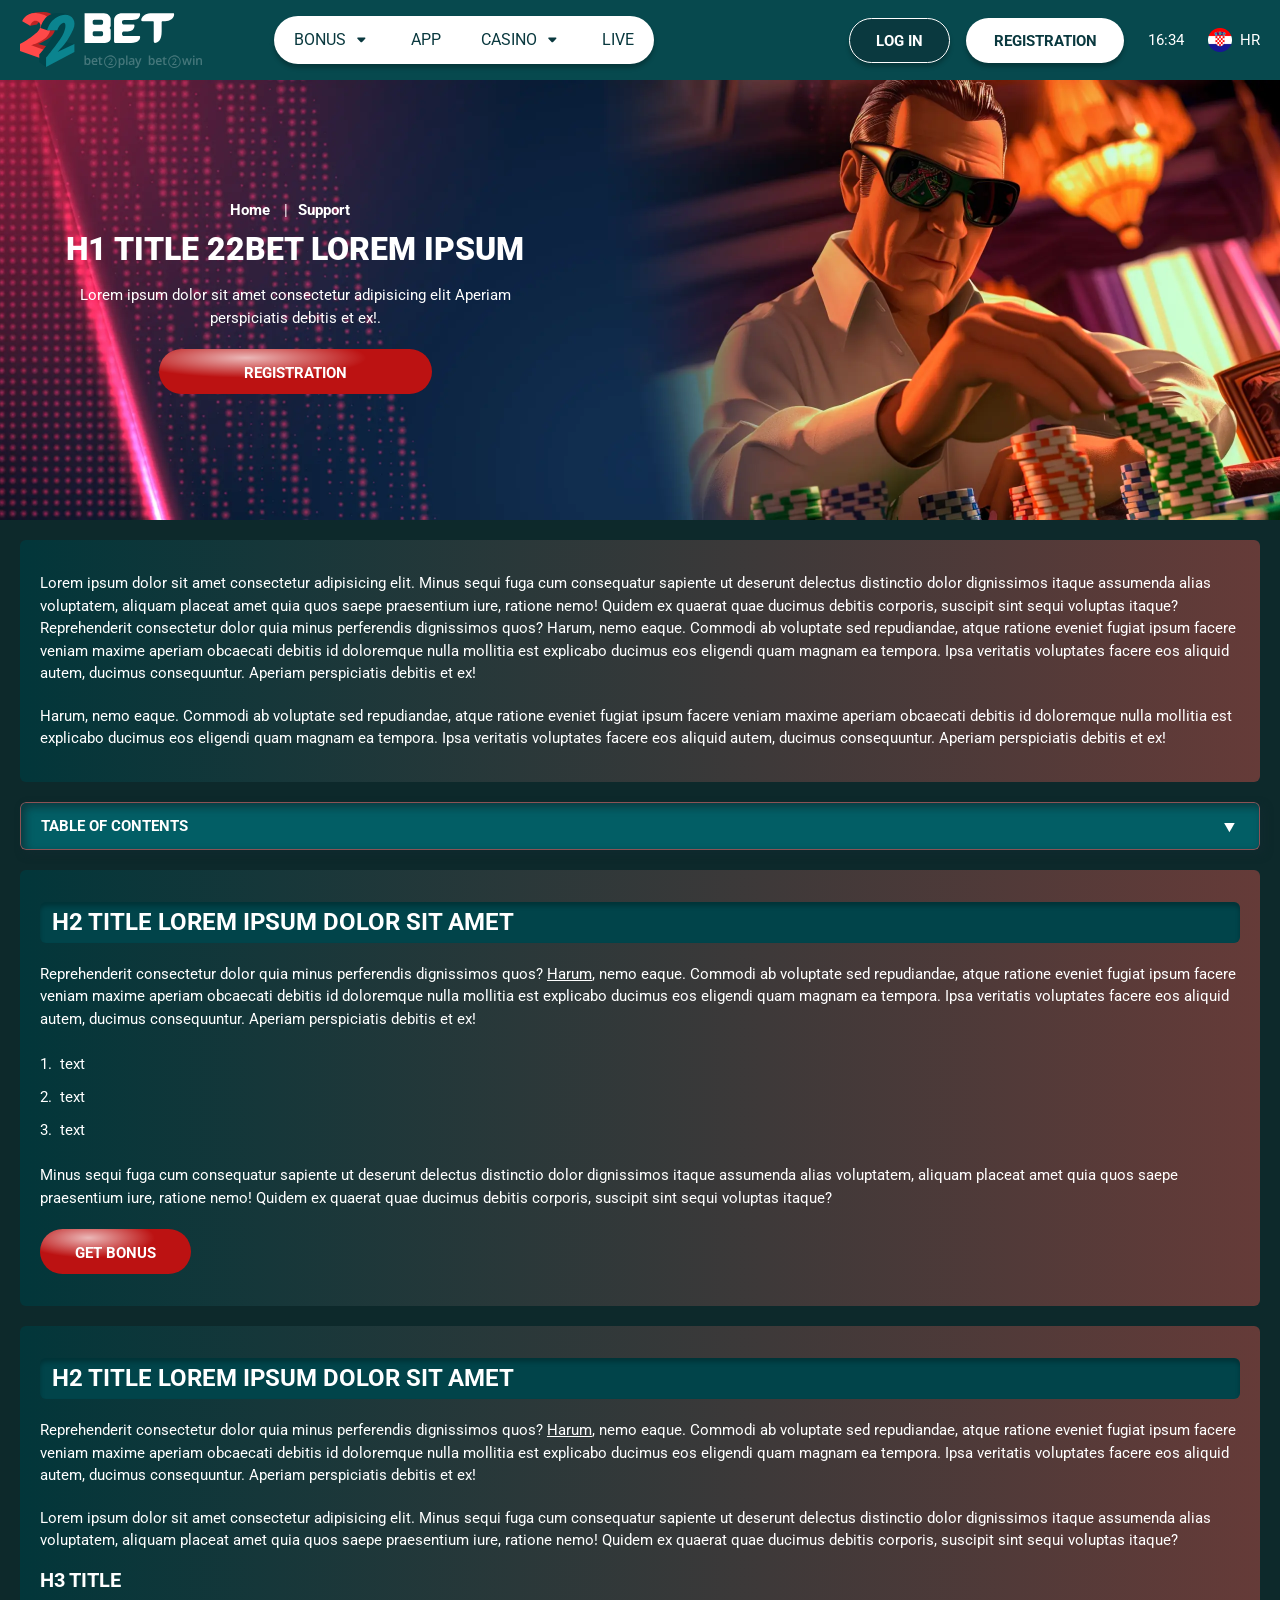
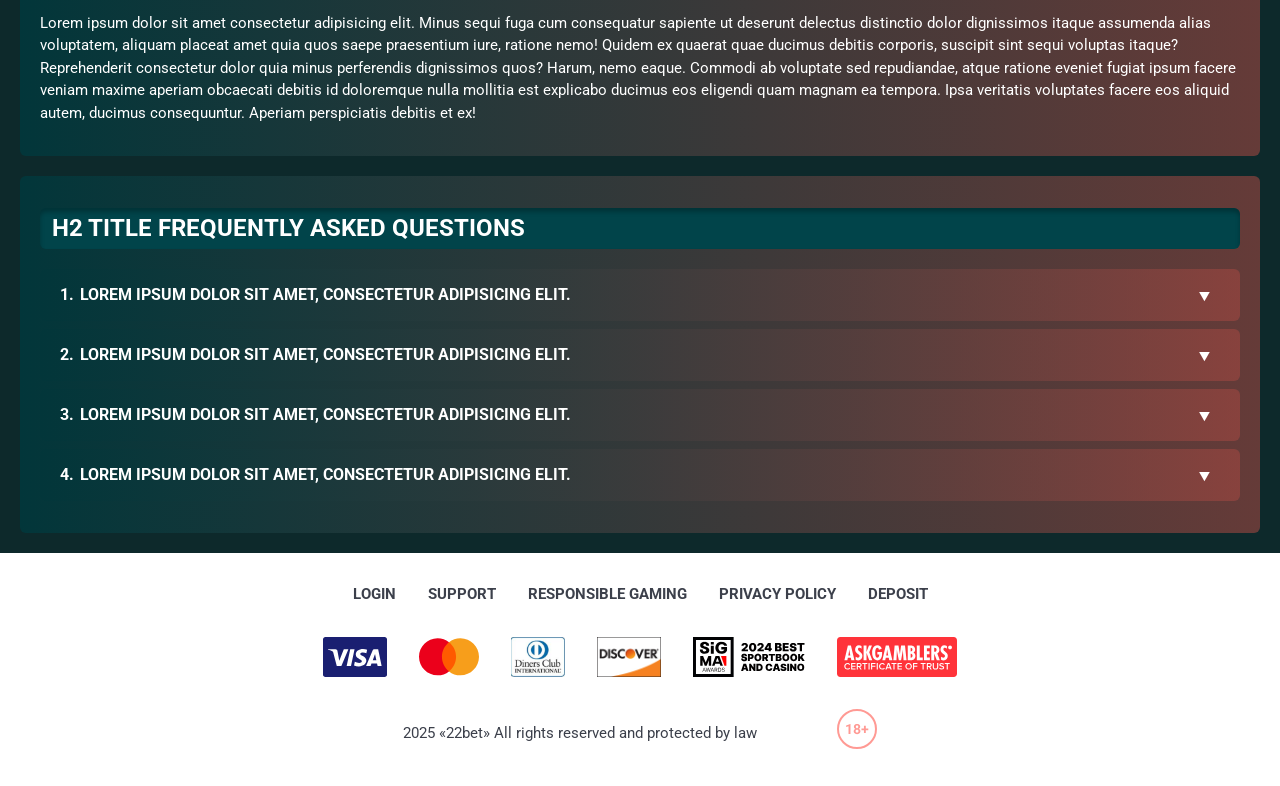
<file: support.html>
<!DOCTYPE html>
<html lang="hr">
  <head>
    <meta charset="UTF-8" />
   
    <meta name="viewport" content="width=device-width, initial-scale=1.0" />
    <title>22Bet </title>
    <meta name="description" content />
    <meta property="og:site_name" content />
    <meta property="og:title" content />
    <meta property="og:type" content="website" />
    <meta property="og:url" content />
    <meta property="og:image" content />
    <meta property="og:image:alt" content />
    <meta property="og:locale" content="hr" />
    <meta property="og:description" content />
    <link rel="preconnect" href="https://fonts.googleapis.com" />
    <link rel="preconnect" href="https://fonts.gstatic.com" crossorigin="anonymous" />
   <link href="https://fonts.googleapis.com/css2?family=Open+Sans:ital,wght@0,300..800;1,300..800&display=swap" rel="stylesheet">
<link href="https://fonts.googleapis.com/css?family=Roboto+Condensed&display=swap" rel="stylesheet">
<link href="https://fonts.googleapis.com/css2?family=Roboto:ital,wght@0,100..900;1,100..900&display=swap" rel="stylesheet">

   <link rel="stylesheet" href="./css/reset.css" />
    <link rel="stylesheet" href="./css/main.css" />
    <link rel="stylesheet" href="./css/media.css"/>
    <link rel="icon" href="./images/Group.png" type="image/x-icon"/>
    <script
    src="https://code.jquery.com/jquery-3.6.1.min.js"
    integrity="sha256-o88AwQnZB+VDvE9tvIXrMQaPlFFSUTR+nldQm1LuPXQ="
    crossorigin="anonymous"
  ></script>
  </head>
  <body>
    <header class="header">
      <section class="content header__content">
        <a href="./index.html" class="logo header__logo"
          ><img src="./images/logo.svg" alt="logo" title
        /></a>
        <button class="header__btn-menu" >
          <svg width="16px" height="16px" viewBox="0 0 16 16" xmlns="http://www.w3.org/2000/svg">
              <rect y="0" width="16" height="3" rx="1.5"></rect>
              <rect y="6.5" width="16" height="3" rx="1.5"></rect>
              <rect y="13" width="16" height="3" rx="1.5"></rect>
            </svg>
        </button>

          <nav class="menu header__menu">
            <ul class="header__menu-list">
                
              <li class="" >
              <div class="header__menu-wrapper">
                <div class="js-button-expander js-button-expander--menu" >
                <a href="./bonus.html" >
                <span>Bonus</span>
              </a>
              </div>
              <div class="header__menu-wrap js-expand-content js-expand-content--menu">
                <ul >
                  <li>
                    <a href="./freeSpins.html">
                    <span>Free Spins</span>
                  </a></li>
                  <li><a href="./promoCode.html">
                    <span>Promo Code</span>
                  </a>
                </li>
                  <li><a href="./welcomeBonus.html">
                    <span>Welcome Bonus</span>
                  </a>
                </li>
                <li><a href="./vip.html">
                    <span>VIP</span>
                  </a>
                </li>
                </ul>
              </div>
              </div>
               <a href="./bonus.html" class="header__menu-item">
                <span>Bonus</span>
              </a>
            </li>
              <li>
                <a href="./app.html">
                 App
                </a>
              </li>
              
              <li class="">
              <div class="header__menu-wrapper">
                <div class="js-button-expander js-button-expander--menu" >
                <a href="./casino.html" >
                <span> Casino</span>
              </a>
              </div>
              <div class="header__menu-wrap js-expand-content js-expand-content--menu">
                <ul >
                  <li>
                    <a href="./slots.html">
                    <span>Slots</span>
                  </a></li>
                 
                </ul>
              </div>
              </div>
               <a href="./casino.html" class="header__menu-item">
                <span>Casino</span>
              </a>
            </li>
               <li>
                <a href="./live.html">
               Live
                </a>
              </li>
              <li>
                    <a href="./freeSpins.html">
                    <span>Free Spins</span>
                  </a></li>
                  <li><a href="./promoCode.html">
                    <span>Promo Code</span>
                  </a>
                </li>
                  <li><a href="./welcomeBonus.html">
                    <span>Welcome Bonus</span>
                  </a>
                </li>
                <li><a href="./vip.html">
                    <span>VIP</span>
                  </a>
                </li>
             <li>
                    <a href="./slots.html">
                    <span>Slots</span>
                  </a></li>
             
             
            </ul>
            <div class="header__button header__button-menu " >
              <a href="#" class="button  button__login-menu">log in</a>
              <a href="#" class="button button__menu">registration</a>
            </div>
           
          </nav>
            <a href="#" class="button button__login">log in</a>
            <a href="#" class="button button__singup">registration</a>
            <div id="clock" class="header__time">00:00</div>
            <a href="#" class="header__flag">
                <span><img src="./images/flag.png" alt="flag" title /></span>
                <span>hr</span>
              </a>
      </section>
    </header>
     <main class="main home main-page">
        <section class=" hero hero__page">
           
            <div class="background">
              <img src="./images/layout-images/bg-support.webp" alt="hero" title />
              
            </div>
              <div class="hero__wrapper hero__wrapper-page">
              <div class="hero__data hero__data-bonus">
                <ul
                class="breadcrumbs "
                
              >
                <li
                  
                >
                  <a href="/" >
                    <span >Home</span></a
                  >
                 
                </li>
                <li
                  
                >
                  <a href="#" > <span >Support</span></a>
                 
                </li>
              </ul>
                <h1 class="title general hero__title">
             H1 Title 22bet Lorem ipsum
                </h1>
                 <p class="hero__text">Lorem ipsum dolor sit amet consectetur adipisicing elit Aperiam perspiciatis debitis et ex!.</p>
               
                <a href="#" class="button  hero__button ">registration</a>
               
              </div>
             
            </div>
          </section>
      <section class="main__wrap main__wrap-page">
       
       <section class="content__wrapper content__wrapper-page">

         
        
       
          <section class="content article">
            <p>
           Lorem ipsum dolor sit amet consectetur adipisicing elit. Minus sequi fuga cum consequatur sapiente ut deserunt delectus distinctio dolor dignissimos itaque assumenda alias voluptatem, aliquam placeat amet quia quos saepe praesentium iure, ratione nemo! Quidem ex quaerat quae ducimus debitis corporis, suscipit sint sequi voluptas itaque? Reprehenderit consectetur dolor quia minus perferendis dignissimos quos? Harum, nemo eaque. Commodi ab voluptate sed repudiandae, atque ratione eveniet fugiat ipsum facere veniam maxime aperiam obcaecati debitis id doloremque nulla mollitia est explicabo ducimus eos eligendi quam magnam ea tempora. Ipsa veritatis voluptates facere eos aliquid autem, ducimus consequuntur. Aperiam perspiciatis debitis et ex! </p>
            <p>
            Harum, nemo eaque. Commodi ab voluptate sed repudiandae, atque ratione eveniet fugiat ipsum facere veniam maxime aperiam obcaecati debitis id doloremque nulla mollitia est explicabo ducimus eos eligendi quam magnam ea tempora. Ipsa veritatis voluptates facere eos aliquid autem, ducimus consequuntur. Aperiam perspiciatis debitis et ex!
            </p>
          </section>
    
           
              <section class="content menu-review__content">
              

            
                <div class="menu__review-desk menu__review-content">table of contents</div>
                <ul class="menu__review menu__review-list">
                  <li><a href="#">H2 title  Lorem ipsum dolor sit amet</a></li>
                    <li><a href="#">H2 title  Lorem ipsum dolor sit amet</a></li>
                      <li><a href="#">H2 title  Lorem ipsum dolor sit amet</a></li>
                        <li><a href="#">H2 title  Lorem ipsum dolor sit amet</a></li>
                          <li><a href="#">H2 title  Lorem ipsum dolor sit amet</a></li>
                           <li><a href="#">H2 title Frequently Asked Questions</a></li>
                         
                          
                </ul>
             
          
          </section>
          
        
            <section class="content article">
            <h2 class="title high article__title">H2 title  Lorem ipsum dolor sit amet</h2>
            
            <p>
             Reprehenderit consectetur dolor quia minus perferendis dignissimos quos? <a href="#">Harum</a>, nemo eaque. Commodi ab voluptate sed repudiandae, atque ratione eveniet fugiat ipsum facere veniam maxime aperiam obcaecati debitis id doloremque nulla mollitia est explicabo ducimus eos eligendi quam magnam ea tempora. Ipsa veritatis voluptates facere eos aliquid autem, ducimus consequuntur. Aperiam perspiciatis debitis et ex!</p>
           
           <ol>
            <li>text</li>
            <li>text</li>
            <li>text</li>
                </ol>
              
              <p>Minus sequi fuga cum consequatur sapiente ut deserunt delectus distinctio dolor dignissimos itaque assumenda alias voluptatem, aliquam placeat amet quia quos saepe praesentium iure, ratione nemo! Quidem ex quaerat quae ducimus debitis corporis, suscipit sint sequi voluptas itaque? </p>
            <a href="#" class="button">Get Bonus</a>
            </section>
                <section class="content article">
            <h2 class="title high article__title">H2 title  Lorem ipsum dolor sit amet</h2>
            <p>Reprehenderit consectetur dolor quia minus perferendis dignissimos quos? <a href="#">Harum</a>, nemo eaque. Commodi ab voluptate sed repudiandae, atque ratione eveniet fugiat ipsum facere veniam maxime aperiam obcaecati debitis id doloremque nulla mollitia est explicabo ducimus eos eligendi quam magnam ea tempora. Ipsa veritatis voluptates facere eos aliquid autem, ducimus consequuntur. Aperiam perspiciatis debitis et ex!</p>
          <p>Lorem ipsum dolor sit amet consectetur adipisicing elit. Minus sequi fuga cum consequatur sapiente ut deserunt delectus distinctio dolor dignissimos itaque assumenda alias voluptatem, aliquam placeat amet quia quos saepe praesentium iure, ratione nemo! Quidem ex quaerat quae ducimus debitis corporis, suscipit sint sequi voluptas itaque? </p>
            <h3>h3 title</h3>
           <p>Lorem ipsum dolor sit amet consectetur adipisicing elit. Minus sequi fuga cum consequatur sapiente ut deserunt delectus distinctio dolor dignissimos itaque assumenda alias voluptatem, aliquam placeat amet quia quos saepe praesentium iure, ratione nemo! Quidem ex quaerat quae ducimus debitis corporis, suscipit sint sequi voluptas itaque? Reprehenderit consectetur dolor quia minus perferendis dignissimos quos? Harum, nemo eaque. Commodi ab voluptate sed repudiandae, atque ratione eveniet fugiat ipsum facere veniam maxime aperiam obcaecati debitis id doloremque nulla mollitia est explicabo ducimus eos eligendi quam magnam ea tempora. Ipsa veritatis voluptates facere eos aliquid autem, ducimus consequuntur. Aperiam perspiciatis debitis et ex!</p>
             </section>

          <section class="content faq">
            <h2 class="title high faq__title">H2 title  Frequently Asked Questions </h2>
            <ol class="faq__list " >
              <li class="faq__item"  >
                <h3 class="title medium faq__subtitle js-button-expander js-button-expander--faq"  > Lorem ipsum dolor sit amet, consectetur adipisicing elit.
                 </h3>
                <div  class="faq__answer js-expand-content js-expand-content--faq" >
                  <p  >
                  Lorem ipsum dolor sit amet, consectetur adipisicing elit. Dolorum velit harum repellendus quia distinctio dolorem temporibus totam nostrum facilis, incidunt ab dolor vel. Ipsum provident laborum atque, iste dolorum cupiditate at nam. Dignissimos accusamus ipsam, amet perspiciatis dolore quibusdam provident. </p>
                </div>
              </li>
              <li class="faq__item"  >
                <h3 class="title medium faq__subtitle js-button-expander js-button-expander--faq"  >Lorem ipsum dolor sit amet, consectetur adipisicing elit.</h3>
                <div class="faq__answer js-expand-content js-expand-content--faq" >
                  <p  >
                 Lorem ipsum dolor sit amet, consectetur adipisicing elit. Dolorum velit harum repellendus quia distinctio dolorem temporibus totam nostrum facilis, incidunt ab dolor vel. Ipsum provident laborum atque, iste dolorum cupiditate at nam. Dignissimos accusamus ipsam, amet perspiciatis dolore quibusdam provident. </p>
                </div>
              </li> 
              <li class="faq__item"  >
                <h3 class="title medium faq__subtitle js-button-expander js-button-expander--faq"  >Lorem ipsum dolor sit amet, consectetur adipisicing elit.</h3>
                <div class="faq__answer js-expand-content js-expand-content--faq" >
                  <p  >
                  Lorem ipsum dolor sit amet, consectetur adipisicing elit. Dolorum velit harum repellendus quia distinctio dolorem temporibus totam nostrum facilis, incidunt ab dolor vel. Ipsum provident laborum atque, iste dolorum cupiditate at nam. Dignissimos accusamus ipsam, amet perspiciatis dolore quibusdam provident. </p>
                </div>
              </li> 
              <li class="faq__item"  >
                <h3 class="title medium faq__subtitle js-button-expander js-button-expander--faq"  >Lorem ipsum dolor sit amet, consectetur adipisicing elit.</h3>
                <div class="faq__answer js-expand-content js-expand-content--faq" >
                  <p  >
                  Lorem ipsum dolor sit amet, consectetur adipisicing elit. Dolorum velit harum repellendus quia distinctio dolorem temporibus totam nostrum facilis, incidunt ab dolor vel. Ipsum provident laborum atque, iste dolorum cupiditate at nam. Dignissimos accusamus ipsam, amet perspiciatis dolore quibusdam provident.</p>
                </div>
              </li> 
             
            </ol>
          </section>
          
        </section> 
      
        <div class=""  onclick="scrollToTop()">
          <button class="main__arrow" id="scrollToTopBtn"></button>
        </div> 
        
      </section>
    </main> 
     <footer class=" footer ">
      <section class="content footer__content">
        <ul class="footer__menu">
         <li><a href="./login.html">Login</a></li>
         <li><a href="./support.html">Support</a></li>
         <li><a href="./responsible.html">Responsible Gaming</a></li>
         <li><a href="./policy.html">Privacy Policy</a></li>
         <li><a href="./deposit.html">Deposit</a></li>
        </ul>
       
          <ul class="footer__cards-list">
           
            <li>
              <a href="#"
                ><img src="./images/visa.svg" alt="cardvisa" title
              /></a>
            </li>
            <li>
              <a href="#"
                ><img
                  src="./images/mastercard.svg"
                  alt="mastercard"
                  title
              /></a>
            </li>
            <li>
                <a href="#"
                  ><img src="./images/diners.svg" alt="diners" title
                /></a>
              </li>
              <li>
                <a href="#"
                  ><img src="./images/discover.svg" alt="discover" title
                /></a>
              </li>
              <li>
                <a href="#"
                  ><img src="./images/sigma.svg" alt="sigma" title
                /></a>
              </li>
              <li>
                <a href="#"
                  ><img src="./images/ask.svg" alt="ask" title
                /></a>
              </li>
            
          </ul>
       
        <div class="footer__wrapp">
          <div class="footer__text">
           <p>2025 «22bet» All rights reserved and protected by law
</p>
           
          </div>
          <div class="footer__age">
            <img src="./images/age.svg" alt="age" title />
          </div>
        </div>
      
      </section>
    </footer>
    <script src="./js/arrowUp.js" defer></script>
    <script src="./js/sidebar.js" defer></script>
    <script src="./js/expander.js" defer></script>
    <script src="./js/mobile-menu.js" defer></script>
    <script src="./js/clock.js" defer></script>
  </body>
</html>
</file>
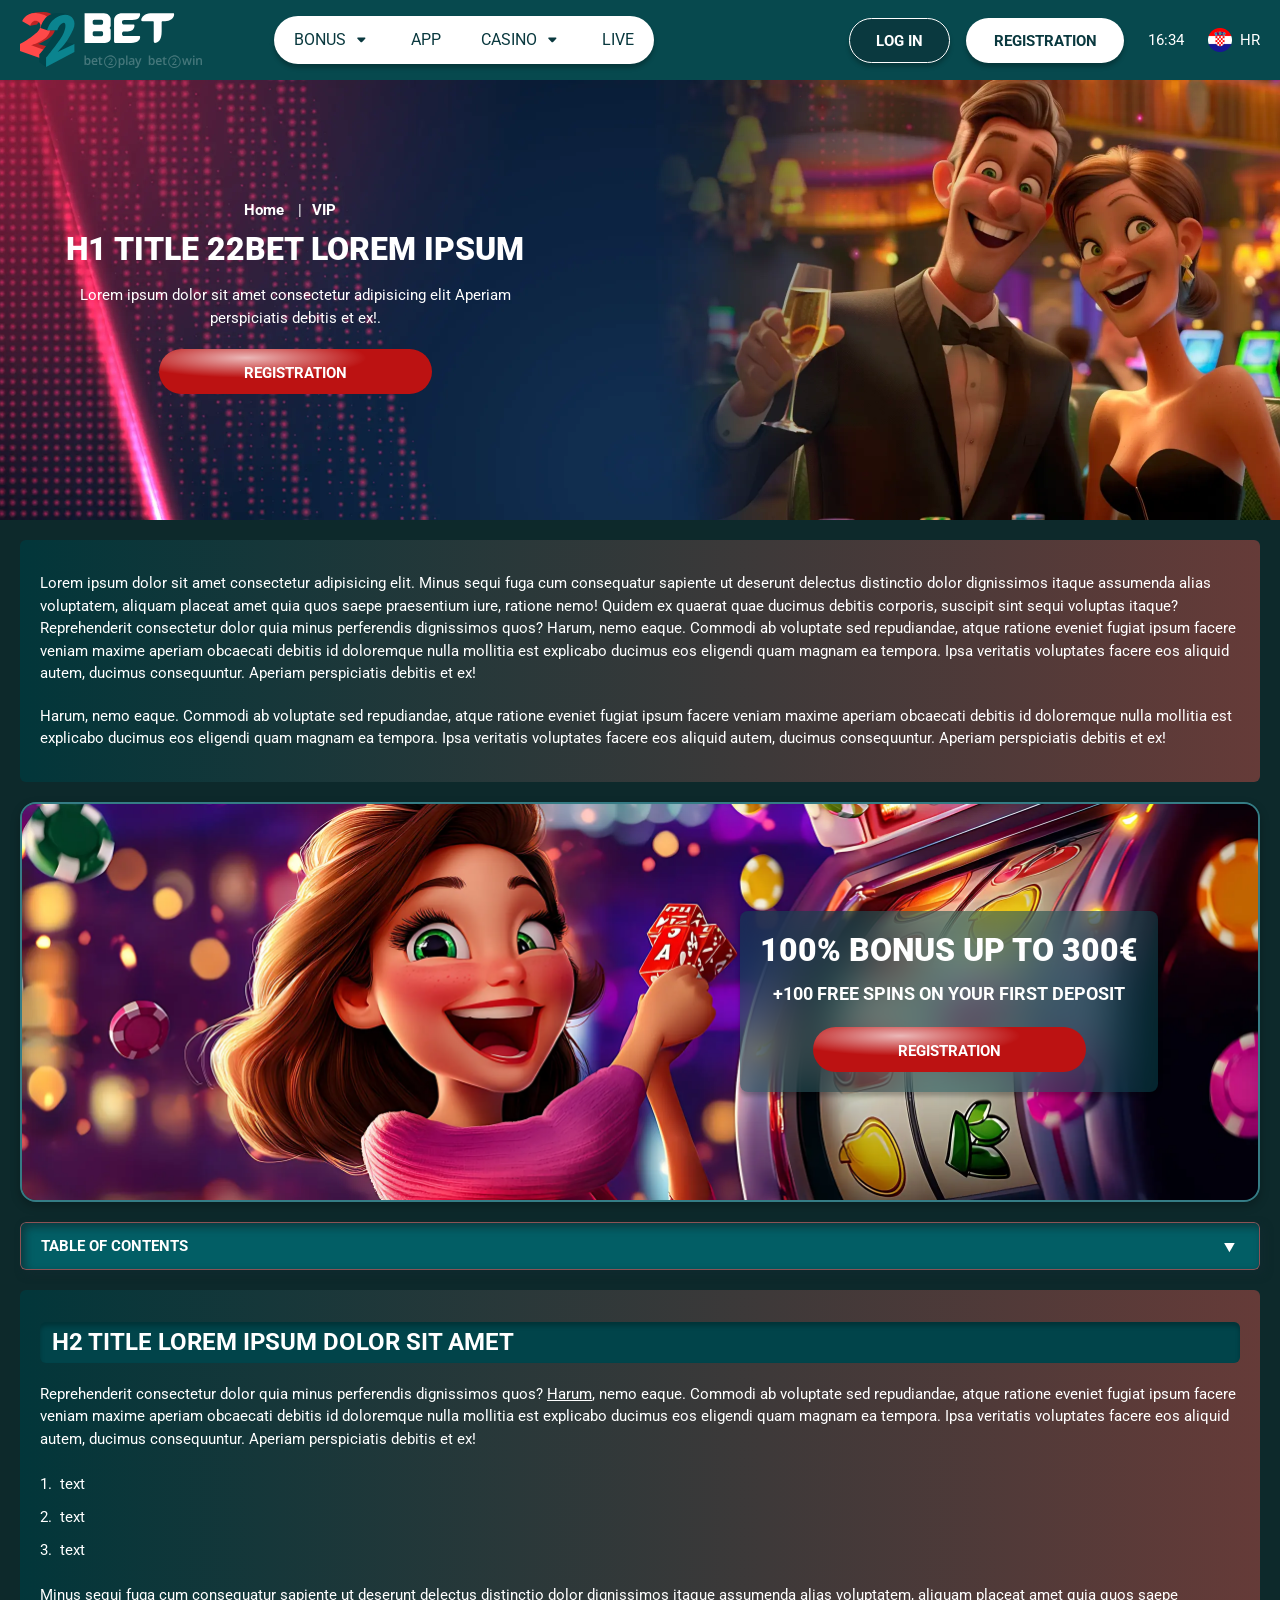
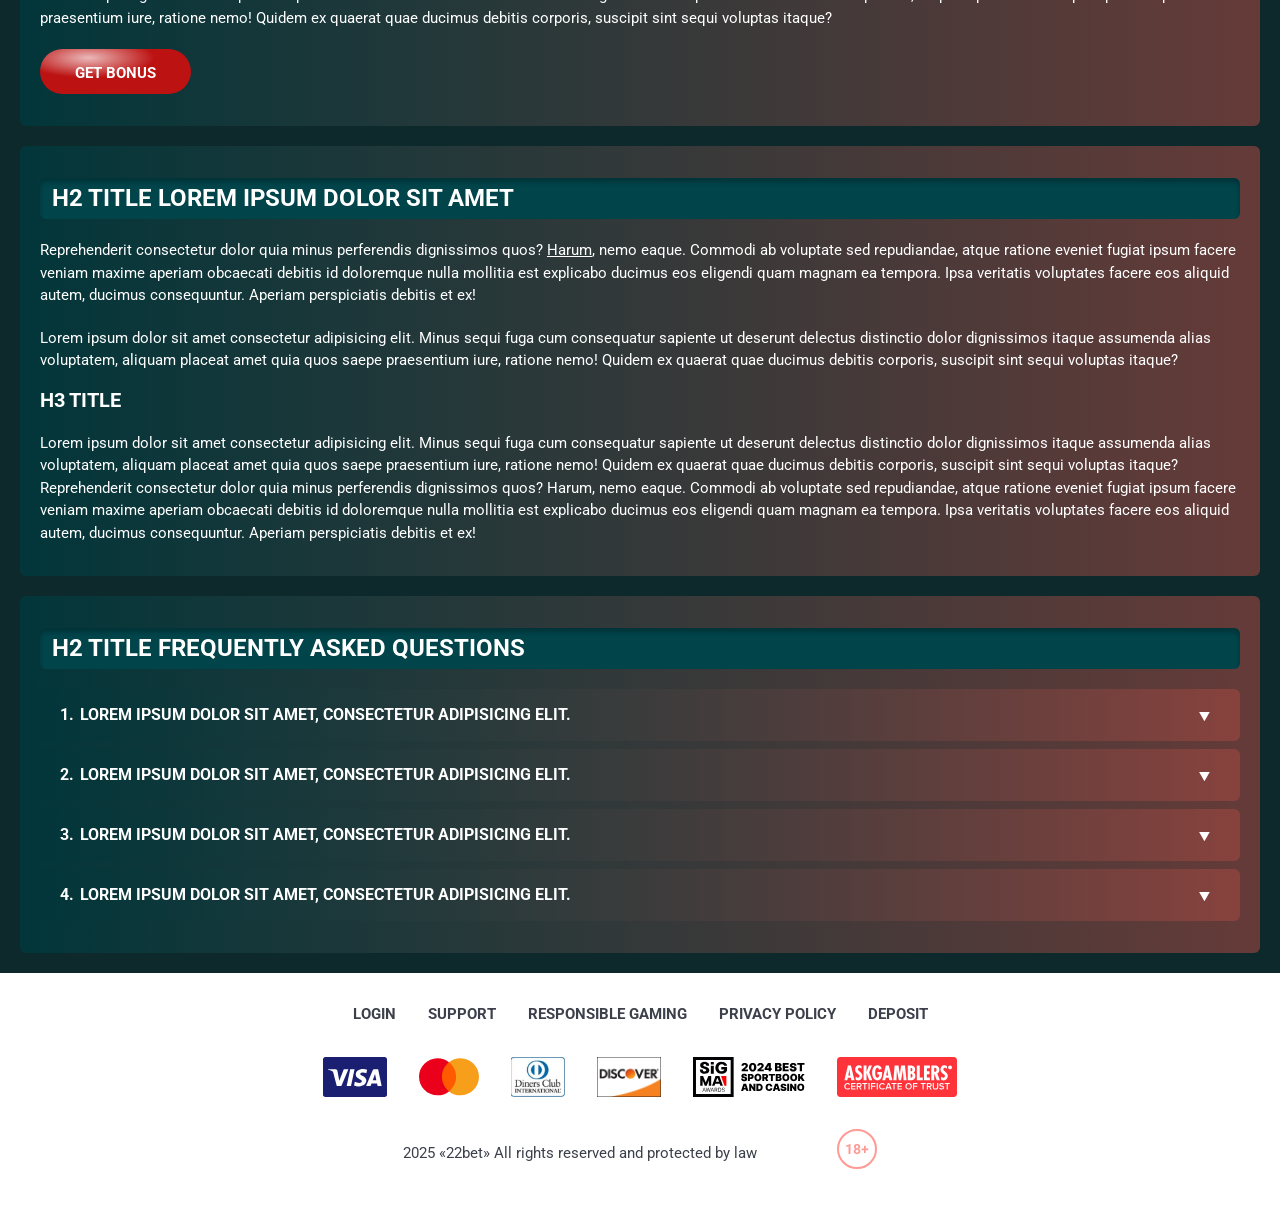
<file: vip.html>
<!DOCTYPE html>
<html lang="hr">
  <head>
    <meta charset="UTF-8" />
   
    <meta name="viewport" content="width=device-width, initial-scale=1.0" />
    <title>22Bet </title>
    <meta name="description" content />
    <meta property="og:site_name" content />
    <meta property="og:title" content />
    <meta property="og:type" content="website" />
    <meta property="og:url" content />
    <meta property="og:image" content />
    <meta property="og:image:alt" content />
    <meta property="og:locale" content="hr" />
    <meta property="og:description" content />
    <link rel="preconnect" href="https://fonts.googleapis.com" />
    <link rel="preconnect" href="https://fonts.gstatic.com" crossorigin="anonymous" />
   <link href="https://fonts.googleapis.com/css2?family=Open+Sans:ital,wght@0,300..800;1,300..800&display=swap" rel="stylesheet">
<link href="https://fonts.googleapis.com/css?family=Roboto+Condensed&display=swap" rel="stylesheet">
<link href="https://fonts.googleapis.com/css2?family=Roboto:ital,wght@0,100..900;1,100..900&display=swap" rel="stylesheet">

   <link rel="stylesheet" href="./css/reset.css" />
    <link rel="stylesheet" href="./css/main.css" />
    <link rel="stylesheet" href="./css/media.css"/>
    <link rel="icon" href="./images/Group.png" type="image/x-icon"/>
    <script
    src="https://code.jquery.com/jquery-3.6.1.min.js"
    integrity="sha256-o88AwQnZB+VDvE9tvIXrMQaPlFFSUTR+nldQm1LuPXQ="
    crossorigin="anonymous"
  ></script>
  </head>
  <body>
    <header class="header">
      <section class="content header__content">
        <a href="./index.html" class="logo header__logo"
          ><img src="./images/logo.svg" alt="logo" title
        /></a>
        <button class="header__btn-menu" >
          <svg width="16px" height="16px" viewBox="0 0 16 16" xmlns="http://www.w3.org/2000/svg">
              <rect y="0" width="16" height="3" rx="1.5"></rect>
              <rect y="6.5" width="16" height="3" rx="1.5"></rect>
              <rect y="13" width="16" height="3" rx="1.5"></rect>
            </svg>
        </button>

          <nav class="menu header__menu">
            <ul class="header__menu-list">
                
              <li class="" >
              <div class="header__menu-wrapper">
                <div class="js-button-expander js-button-expander--menu" >
                <a href="./bonus.html" >
                <span>Bonus</span>
              </a>
              </div>
              <div class="header__menu-wrap js-expand-content js-expand-content--menu">
                <ul >
                  <li>
                    <a href="./freeSpins.html">
                    <span>Free Spins</span>
                  </a></li>
                  <li><a href="./promoCode.html">
                    <span>Promo Code</span>
                  </a>
                </li>
                  <li><a href="./welcomeBonus.html">
                    <span>Welcome Bonus</span>
                  </a>
                </li>
                <li><a href="./vip.html">
                    <span>VIP</span>
                  </a>
                </li>
                </ul>
              </div>
              </div>
               <a href="./bonus.html" class="header__menu-item">
                <span>Bonus</span>
              </a>
            </li>
              <li>
                <a href="./app.html">
                 App
                </a>
              </li>
              
              <li class="">
              <div class="header__menu-wrapper">
                <div class="js-button-expander js-button-expander--menu" >
                <a href="./casino.html" >
                <span> Casino</span>
              </a>
              </div>
              <div class="header__menu-wrap js-expand-content js-expand-content--menu">
                <ul >
                  <li>
                    <a href="./slots.html">
                    <span>Slots</span>
                  </a></li>
                 
                </ul>
              </div>
              </div>
               <a href="./casino.html" class="header__menu-item">
                <span>Casino</span>
              </a>
            </li>
               <li>
                <a href="./live.html">
               Live
                </a>
              </li>
              <li>
                    <a href="./freeSpins.html">
                    <span>Free Spins</span>
                  </a></li>
                  <li><a href="./promoCode.html">
                    <span>Promo Code</span>
                  </a>
                </li>
                  <li><a href="./welcomeBonus.html">
                    <span>Welcome Bonus</span>
                  </a>
                </li>
                <li><a href="./vip.html">
                    <span>VIP</span>
                  </a>
                </li>
             <li>
                    <a href="./slots.html">
                    <span>Slots</span>
                  </a></li>
             
             
            </ul>
            <div class="header__button header__button-menu " >
              <a href="#" class="button  button__login-menu">log in</a>
              <a href="#" class="button button__menu">registration</a>
            </div>
           
          </nav>
            <a href="#" class="button button__login">log in</a>
            <a href="#" class="button button__singup">registration</a>
            <div id="clock" class="header__time">00:00</div>
            <a href="#" class="header__flag">
                <span><img src="./images/flag.png" alt="flag" title /></span>
                <span>hr</span>
              </a>
      </section>
    </header>
     <main class="main home main-page">
        <section class=" hero hero__page">
           
            <div class="background">
              <img src="./images/layout-images/bg-vip.webp" alt="hero" title />
              
            </div>
              <div class="hero__wrapper hero__wrapper-page">
              <div class="hero__data hero__data-bonus">
                <ul
                class="breadcrumbs "
                
              >
                <li
                  
                >
                  <a href="/" >
                    <span >Home</span></a
                  >
                 
                </li>
                <li
                  
                >
                  <a href="#" > <span >VIP</span></a>
                 
                </li>
              </ul>
                <h1 class="title general hero__title">
                H1 Title 22bet Lorem ipsum
                </h1>
                 <p class="hero__text">Lorem ipsum dolor sit amet consectetur adipisicing elit Aperiam perspiciatis debitis et ex!.</p>
               
                <a href="#" class="button  hero__button ">registration</a>
               
              </div>
             
            </div>
          </section>
      <section class="main__wrap main__wrap-page">
       
       <section class="content__wrapper content__wrapper-page">

         
        
       
          <section class="content article">
            <p>
           Lorem ipsum dolor sit amet consectetur adipisicing elit. Minus sequi fuga cum consequatur sapiente ut deserunt delectus distinctio dolor dignissimos itaque assumenda alias voluptatem, aliquam placeat amet quia quos saepe praesentium iure, ratione nemo! Quidem ex quaerat quae ducimus debitis corporis, suscipit sint sequi voluptas itaque? Reprehenderit consectetur dolor quia minus perferendis dignissimos quos? Harum, nemo eaque. Commodi ab voluptate sed repudiandae, atque ratione eveniet fugiat ipsum facere veniam maxime aperiam obcaecati debitis id doloremque nulla mollitia est explicabo ducimus eos eligendi quam magnam ea tempora. Ipsa veritatis voluptates facere eos aliquid autem, ducimus consequuntur. Aperiam perspiciatis debitis et ex! </p>
            <p>
            Harum, nemo eaque. Commodi ab voluptate sed repudiandae, atque ratione eveniet fugiat ipsum facere veniam maxime aperiam obcaecati debitis id doloremque nulla mollitia est explicabo ducimus eos eligendi quam magnam ea tempora. Ipsa veritatis voluptates facere eos aliquid autem, ducimus consequuntur. Aperiam perspiciatis debitis et ex!
            </p>
          </section>
    
             <section class="content banner banner-main">
            <div class="background ">
              
              <img src="./images/layout-images/banner-vip.webp" alt="banner" title />
              
            </div>
            <div class="banner__info">
              
              <h2 class="title high banner__title-main">
              100% BONUS UP TO 300€
              </h2>
            <p class="banner__subtitle">+100 free spins on your first deposit</p>
              <a href="#" class="button banner__button">registration</a>
             
            </div>
          </section>
          
      
              <section class="content menu-review__content">
              

            
                <div class="menu__review-desk menu__review-content">table of contents</div>
                <ul class="menu__review menu__review-list">
                  <li><a href="#">H2 title  Lorem ipsum dolor sit amet</a></li>
                    <li><a href="#">H2 title  Lorem ipsum dolor sit amet</a></li>
                      <li><a href="#">H2 title  Lorem ipsum dolor sit amet</a></li>
                        <li><a href="#">H2 title  Lorem ipsum dolor sit amet</a></li>
                          <li><a href="#">H2 title  Lorem ipsum dolor sit amet</a></li>
                           <li><a href="#">H2 title Frequently Asked Questions</a></li>
                         
                          
                </ul>
             
          
          </section>
          
        
            <section class="content article">
            <h2 class="title high article__title">H2 title  Lorem ipsum dolor sit amet</h2>
            
            <p>
             Reprehenderit consectetur dolor quia minus perferendis dignissimos quos? <a href="#">Harum</a>, nemo eaque. Commodi ab voluptate sed repudiandae, atque ratione eveniet fugiat ipsum facere veniam maxime aperiam obcaecati debitis id doloremque nulla mollitia est explicabo ducimus eos eligendi quam magnam ea tempora. Ipsa veritatis voluptates facere eos aliquid autem, ducimus consequuntur. Aperiam perspiciatis debitis et ex!</p>
           
           <ol>
            <li>text</li>
            <li>text</li>
            <li>text</li>
                </ol>
              
              <p>Minus sequi fuga cum consequatur sapiente ut deserunt delectus distinctio dolor dignissimos itaque assumenda alias voluptatem, aliquam placeat amet quia quos saepe praesentium iure, ratione nemo! Quidem ex quaerat quae ducimus debitis corporis, suscipit sint sequi voluptas itaque? </p>
            <a href="#" class="button">Get Bonus</a>
            </section>
                <section class="content article">
            <h2 class="title high article__title">H2 title  Lorem ipsum dolor sit amet</h2>
            <p>Reprehenderit consectetur dolor quia minus perferendis dignissimos quos? <a href="#">Harum</a>, nemo eaque. Commodi ab voluptate sed repudiandae, atque ratione eveniet fugiat ipsum facere veniam maxime aperiam obcaecati debitis id doloremque nulla mollitia est explicabo ducimus eos eligendi quam magnam ea tempora. Ipsa veritatis voluptates facere eos aliquid autem, ducimus consequuntur. Aperiam perspiciatis debitis et ex!</p>
          <p>Lorem ipsum dolor sit amet consectetur adipisicing elit. Minus sequi fuga cum consequatur sapiente ut deserunt delectus distinctio dolor dignissimos itaque assumenda alias voluptatem, aliquam placeat amet quia quos saepe praesentium iure, ratione nemo! Quidem ex quaerat quae ducimus debitis corporis, suscipit sint sequi voluptas itaque? </p>
            <h3>h3 title</h3>
           <p>Lorem ipsum dolor sit amet consectetur adipisicing elit. Minus sequi fuga cum consequatur sapiente ut deserunt delectus distinctio dolor dignissimos itaque assumenda alias voluptatem, aliquam placeat amet quia quos saepe praesentium iure, ratione nemo! Quidem ex quaerat quae ducimus debitis corporis, suscipit sint sequi voluptas itaque? Reprehenderit consectetur dolor quia minus perferendis dignissimos quos? Harum, nemo eaque. Commodi ab voluptate sed repudiandae, atque ratione eveniet fugiat ipsum facere veniam maxime aperiam obcaecati debitis id doloremque nulla mollitia est explicabo ducimus eos eligendi quam magnam ea tempora. Ipsa veritatis voluptates facere eos aliquid autem, ducimus consequuntur. Aperiam perspiciatis debitis et ex!</p>
             </section>

          <section class="content faq">
            <h2 class="title high faq__title">H2 title  Frequently Asked Questions </h2>
            <ol class="faq__list " >
              <li class="faq__item"  >
                <h3 class="title medium faq__subtitle js-button-expander js-button-expander--faq"  > Lorem ipsum dolor sit amet, consectetur adipisicing elit.
                 </h3>
                <div  class="faq__answer js-expand-content js-expand-content--faq" >
                  <p  >
                  Lorem ipsum dolor sit amet, consectetur adipisicing elit. Dolorum velit harum repellendus quia distinctio dolorem temporibus totam nostrum facilis, incidunt ab dolor vel. Ipsum provident laborum atque, iste dolorum cupiditate at nam. Dignissimos accusamus ipsam, amet perspiciatis dolore quibusdam provident. </p>
                </div>
              </li>
              <li class="faq__item"  >
                <h3 class="title medium faq__subtitle js-button-expander js-button-expander--faq"  >Lorem ipsum dolor sit amet, consectetur adipisicing elit.</h3>
                <div class="faq__answer js-expand-content js-expand-content--faq" >
                  <p  >
                 Lorem ipsum dolor sit amet, consectetur adipisicing elit. Dolorum velit harum repellendus quia distinctio dolorem temporibus totam nostrum facilis, incidunt ab dolor vel. Ipsum provident laborum atque, iste dolorum cupiditate at nam. Dignissimos accusamus ipsam, amet perspiciatis dolore quibusdam provident. </p>
                </div>
              </li> 
              <li class="faq__item"  >
                <h3 class="title medium faq__subtitle js-button-expander js-button-expander--faq"  >Lorem ipsum dolor sit amet, consectetur adipisicing elit.</h3>
                <div class="faq__answer js-expand-content js-expand-content--faq" >
                  <p  >
                  Lorem ipsum dolor sit amet, consectetur adipisicing elit. Dolorum velit harum repellendus quia distinctio dolorem temporibus totam nostrum facilis, incidunt ab dolor vel. Ipsum provident laborum atque, iste dolorum cupiditate at nam. Dignissimos accusamus ipsam, amet perspiciatis dolore quibusdam provident. </p>
                </div>
              </li> 
              <li class="faq__item"  >
                <h3 class="title medium faq__subtitle js-button-expander js-button-expander--faq"  >Lorem ipsum dolor sit amet, consectetur adipisicing elit.</h3>
                <div class="faq__answer js-expand-content js-expand-content--faq" >
                  <p  >
                  Lorem ipsum dolor sit amet, consectetur adipisicing elit. Dolorum velit harum repellendus quia distinctio dolorem temporibus totam nostrum facilis, incidunt ab dolor vel. Ipsum provident laborum atque, iste dolorum cupiditate at nam. Dignissimos accusamus ipsam, amet perspiciatis dolore quibusdam provident.</p>
                </div>
              </li> 
             
            </ol>
          </section>
          
        </section> 
      
        <div class=""  onclick="scrollToTop()">
          <button class="main__arrow" id="scrollToTopBtn"></button>
        </div> 
        
      </section>
    </main> 
     <footer class=" footer ">
      <section class="content footer__content">
        <ul class="footer__menu">
         <li><a href="./login.html">Login</a></li>
         <li><a href="./support.html">Support</a></li>
         <li><a href="./responsible.html">Responsible Gaming</a></li>
         <li><a href="./policy.html">Privacy Policy</a></li>
         <li><a href="./deposit.html">Deposit</a></li>
        </ul>
       
          <ul class="footer__cards-list">
           
            <li>
              <a href="#"
                ><img src="./images/visa.svg" alt="cardvisa" title
              /></a>
            </li>
            <li>
              <a href="#"
                ><img
                  src="./images/mastercard.svg"
                  alt="mastercard"
                  title
              /></a>
            </li>
            <li>
                <a href="#"
                  ><img src="./images/diners.svg" alt="diners" title
                /></a>
              </li>
              <li>
                <a href="#"
                  ><img src="./images/discover.svg" alt="discover" title
                /></a>
              </li>
              <li>
                <a href="#"
                  ><img src="./images/sigma.svg" alt="sigma" title
                /></a>
              </li>
              <li>
                <a href="#"
                  ><img src="./images/ask.svg" alt="ask" title
                /></a>
              </li>
            
          </ul>
       
        <div class="footer__wrapp">
          <div class="footer__text">
           <p>2025 «22bet» All rights reserved and protected by law
</p>
           
          </div>
          <div class="footer__age">
            <img src="./images/age.svg" alt="age" title />
          </div>
        </div>
      
      </section>
    </footer>
    <script src="./js/arrowUp.js" defer></script>
    <script src="./js/sidebar.js" defer></script>
    <script src="./js/expander.js" defer></script>
    <script src="./js/mobile-menu.js" defer></script>
    <script src="./js/clock.js" defer></script>
  </body>
</html>
</file>
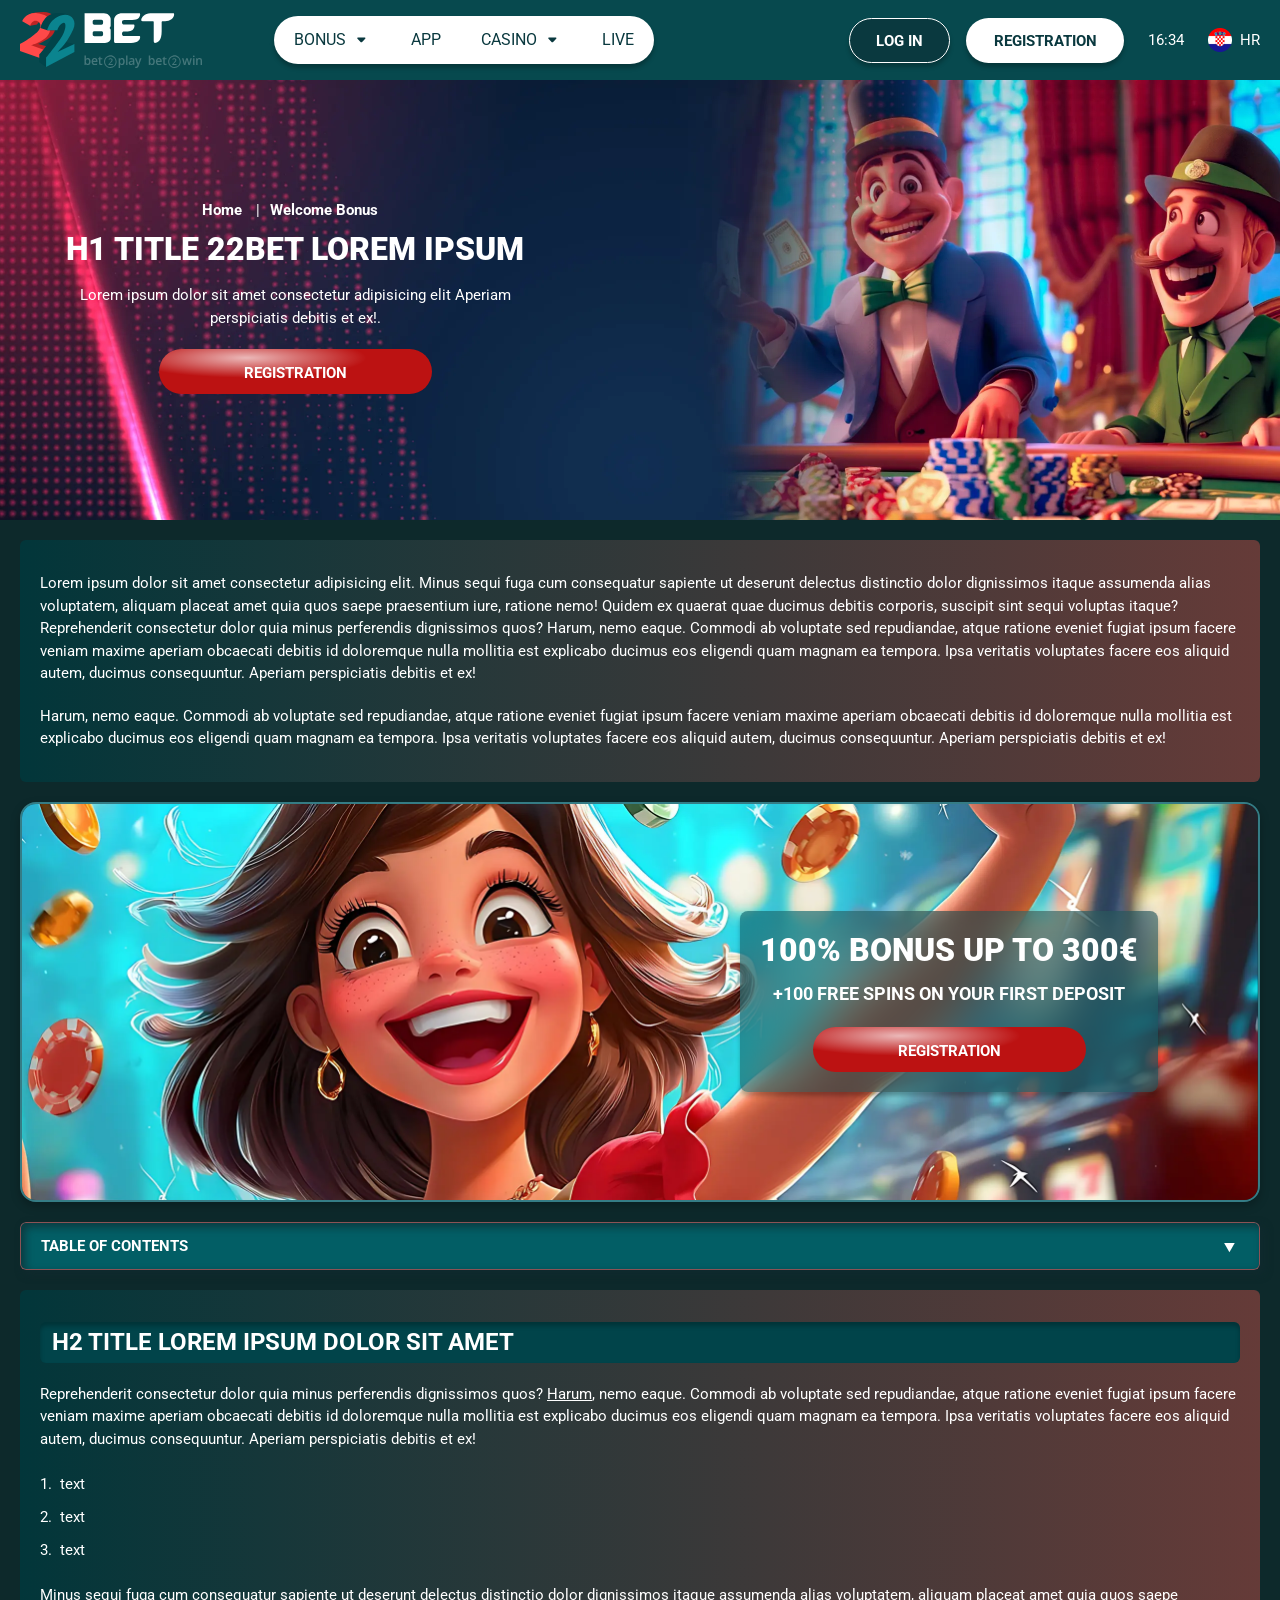
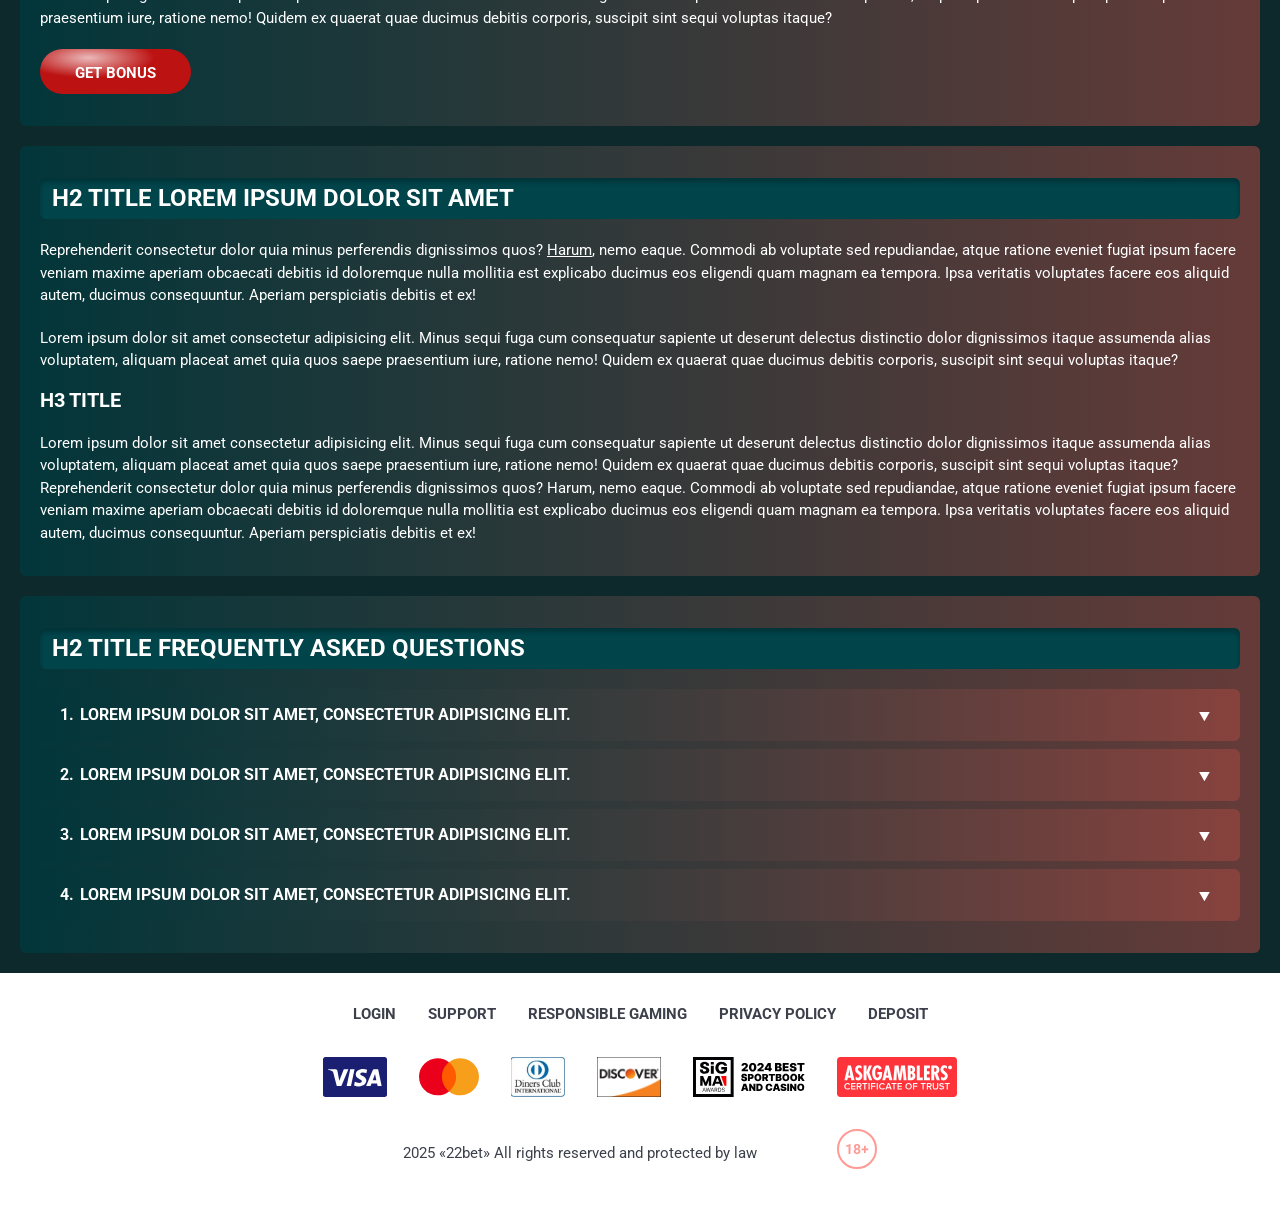
<file: welcomeBonus.html>
<!DOCTYPE html>
<html lang="hr">
  <head>
    <meta charset="UTF-8" />
   
    <meta name="viewport" content="width=device-width, initial-scale=1.0" />
    <title>22Bet </title>
    <meta name="description" content />
    <meta property="og:site_name" content />
    <meta property="og:title" content />
    <meta property="og:type" content="website" />
    <meta property="og:url" content />
    <meta property="og:image" content />
    <meta property="og:image:alt" content />
    <meta property="og:locale" content="hr" />
    <meta property="og:description" content />
    <link rel="preconnect" href="https://fonts.googleapis.com" />
    <link rel="preconnect" href="https://fonts.gstatic.com" crossorigin="anonymous" />
   <link href="https://fonts.googleapis.com/css2?family=Open+Sans:ital,wght@0,300..800;1,300..800&display=swap" rel="stylesheet">
<link href="https://fonts.googleapis.com/css?family=Roboto+Condensed&display=swap" rel="stylesheet">
<link href="https://fonts.googleapis.com/css2?family=Roboto:ital,wght@0,100..900;1,100..900&display=swap" rel="stylesheet">

   <link rel="stylesheet" href="./css/reset.css" />
    <link rel="stylesheet" href="./css/main.css" />
    <link rel="stylesheet" href="./css/media.css"/>
    <link rel="icon" href="./images/Group.png" type="image/x-icon"/>
    <script
    src="https://code.jquery.com/jquery-3.6.1.min.js"
    integrity="sha256-o88AwQnZB+VDvE9tvIXrMQaPlFFSUTR+nldQm1LuPXQ="
    crossorigin="anonymous"
  ></script>
  </head>
  <body>
    <header class="header">
      <section class="content header__content">
        <a href="./index.html" class="logo header__logo"
          ><img src="./images/logo.svg" alt="logo" title
        /></a>
        <button class="header__btn-menu" >
          <svg width="16px" height="16px" viewBox="0 0 16 16" xmlns="http://www.w3.org/2000/svg">
              <rect y="0" width="16" height="3" rx="1.5"></rect>
              <rect y="6.5" width="16" height="3" rx="1.5"></rect>
              <rect y="13" width="16" height="3" rx="1.5"></rect>
            </svg>
        </button>

          <nav class="menu header__menu">
            <ul class="header__menu-list">
                
              <li class="" >
              <div class="header__menu-wrapper">
                <div class="js-button-expander js-button-expander--menu" >
                <a href="./bonus.html" >
                <span>Bonus</span>
              </a>
              </div>
              <div class="header__menu-wrap js-expand-content js-expand-content--menu">
                <ul >
                  <li>
                    <a href="./freeSpins.html">
                    <span>Free Spins</span>
                  </a></li>
                  <li><a href="./promoCode.html">
                    <span>Promo Code</span>
                  </a>
                </li>
                  <li><a href="./welcomeBonus.html">
                    <span>Welcome Bonus</span>
                  </a>
                </li>
                <li><a href="./vip.html">
                    <span>VIP</span>
                  </a>
                </li>
                </ul>
              </div>
              </div>
               <a href="./bonus.html" class="header__menu-item">
                <span>Bonus</span>
              </a>
            </li>
              <li>
                <a href="./app.html">
                 App
                </a>
              </li>
              
              <li class="">
              <div class="header__menu-wrapper">
                <div class="js-button-expander js-button-expander--menu" >
                <a href="./casino.html" >
                <span> Casino</span>
              </a>
              </div>
              <div class="header__menu-wrap js-expand-content js-expand-content--menu">
                <ul >
                  <li>
                    <a href="./slots.html">
                    <span>Slots</span>
                  </a></li>
                 
                </ul>
              </div>
              </div>
               <a href="./casino.html" class="header__menu-item">
                <span>Casino</span>
              </a>
            </li>
               <li>
                <a href="./live.html">
               Live
                </a>
              </li>
              <li>
                    <a href="./freeSpins.html">
                    <span>Free Spins</span>
                  </a></li>
                  <li><a href="./promoCode.html">
                    <span>Promo Code</span>
                  </a>
                </li>
                  <li><a href="./welcomeBonus.html">
                    <span>Welcome Bonus</span>
                  </a>
                </li>
                <li><a href="./vip.html">
                    <span>VIP</span>
                  </a>
                </li>
             <li>
                    <a href="./slots.html">
                    <span>Slots</span>
                  </a></li>
             
             
            </ul>
            <div class="header__button header__button-menu " >
              <a href="#" class="button  button__login-menu">log in</a>
              <a href="#" class="button button__menu">registration</a>
            </div>
           
          </nav>
            <a href="#" class="button button__login">log in</a>
            <a href="#" class="button button__singup">registration</a>
            <div id="clock" class="header__time">00:00</div>
            <a href="#" class="header__flag">
                <span><img src="./images/flag.png" alt="flag" title /></span>
                <span>hr</span>
              </a>
      </section>
    </header>
     <main class="main home main-page">
        <section class=" hero hero__page">
           
            <div class="background">
              <img src="./images/layout-images/bg-welcome.webp" alt="hero" title />
              
            </div>
              <div class="hero__wrapper hero__wrapper-page">
              <div class="hero__data hero__data-bonus">
                <ul
                class="breadcrumbs "
                
              >
                <li
                  
                >
                  <a href="/" >
                    <span >Home</span></a
                  >
                 
                </li>
                <li
                  
                >
                  <a href="#" > <span >Welcome Bonus</span></a>
                 
                </li>
              </ul>
                <h1 class="title general hero__title">
                H1 Title 22bet Lorem ipsum
                </h1>
                 <p class="hero__text">Lorem ipsum dolor sit amet consectetur adipisicing elit Aperiam perspiciatis debitis et ex!.</p>
               
                <a href="#" class="button  hero__button ">registration</a>
               
              </div>
             
            </div>
          </section>
      <section class="main__wrap main__wrap-page">
       
       <section class="content__wrapper content__wrapper-page">

         
        
       
          <section class="content article">
            <p>
           Lorem ipsum dolor sit amet consectetur adipisicing elit. Minus sequi fuga cum consequatur sapiente ut deserunt delectus distinctio dolor dignissimos itaque assumenda alias voluptatem, aliquam placeat amet quia quos saepe praesentium iure, ratione nemo! Quidem ex quaerat quae ducimus debitis corporis, suscipit sint sequi voluptas itaque? Reprehenderit consectetur dolor quia minus perferendis dignissimos quos? Harum, nemo eaque. Commodi ab voluptate sed repudiandae, atque ratione eveniet fugiat ipsum facere veniam maxime aperiam obcaecati debitis id doloremque nulla mollitia est explicabo ducimus eos eligendi quam magnam ea tempora. Ipsa veritatis voluptates facere eos aliquid autem, ducimus consequuntur. Aperiam perspiciatis debitis et ex! </p>
            <p>
            Harum, nemo eaque. Commodi ab voluptate sed repudiandae, atque ratione eveniet fugiat ipsum facere veniam maxime aperiam obcaecati debitis id doloremque nulla mollitia est explicabo ducimus eos eligendi quam magnam ea tempora. Ipsa veritatis voluptates facere eos aliquid autem, ducimus consequuntur. Aperiam perspiciatis debitis et ex!
            </p>
          </section>
    
             <section class="content banner banner-main">
            <div class="background ">
              
              <img src="./images/layout-images/banner-welcome.webp" alt="banner" title />
              
            </div>
            <div class="banner__info">
              
              <h2 class="title high banner__title-main">
              100% BONUS UP TO 300€
              </h2>
            <p class="banner__subtitle">+100 free spins on your first deposit</p>
              <a href="#" class="button banner__button">registration</a>
             
            </div>
          </section>
          
      
              <section class="content menu-review__content">
              

            
                <div class="menu__review-desk menu__review-content">table of contents</div>
                <ul class="menu__review menu__review-list">
                  <li><a href="#">H2 title  Lorem ipsum dolor sit amet</a></li>
                    <li><a href="#">H2 title  Lorem ipsum dolor sit amet</a></li>
                      <li><a href="#">H2 title  Lorem ipsum dolor sit amet</a></li>
                        <li><a href="#">H2 title  Lorem ipsum dolor sit amet</a></li>
                          <li><a href="#">H2 title  Lorem ipsum dolor sit amet</a></li>
                           <li><a href="#">H2 title Frequently Asked Questions</a></li>
                         
                          
                </ul>
             
          
          </section>
          
        
            <section class="content article">
            <h2 class="title high article__title">H2 title  Lorem ipsum dolor sit amet</h2>
            
            <p>
             Reprehenderit consectetur dolor quia minus perferendis dignissimos quos? <a href="#">Harum</a>, nemo eaque. Commodi ab voluptate sed repudiandae, atque ratione eveniet fugiat ipsum facere veniam maxime aperiam obcaecati debitis id doloremque nulla mollitia est explicabo ducimus eos eligendi quam magnam ea tempora. Ipsa veritatis voluptates facere eos aliquid autem, ducimus consequuntur. Aperiam perspiciatis debitis et ex!</p>
           
           <ol>
            <li>text</li>
            <li>text</li>
            <li>text</li>
                </ol>
              
              <p>Minus sequi fuga cum consequatur sapiente ut deserunt delectus distinctio dolor dignissimos itaque assumenda alias voluptatem, aliquam placeat amet quia quos saepe praesentium iure, ratione nemo! Quidem ex quaerat quae ducimus debitis corporis, suscipit sint sequi voluptas itaque? </p>
            <a href="#" class="button">Get Bonus</a>
            </section>
                <section class="content article">
            <h2 class="title high article__title">H2 title  Lorem ipsum dolor sit amet</h2>
            <p>Reprehenderit consectetur dolor quia minus perferendis dignissimos quos? <a href="#">Harum</a>, nemo eaque. Commodi ab voluptate sed repudiandae, atque ratione eveniet fugiat ipsum facere veniam maxime aperiam obcaecati debitis id doloremque nulla mollitia est explicabo ducimus eos eligendi quam magnam ea tempora. Ipsa veritatis voluptates facere eos aliquid autem, ducimus consequuntur. Aperiam perspiciatis debitis et ex!</p>
          <p>Lorem ipsum dolor sit amet consectetur adipisicing elit. Minus sequi fuga cum consequatur sapiente ut deserunt delectus distinctio dolor dignissimos itaque assumenda alias voluptatem, aliquam placeat amet quia quos saepe praesentium iure, ratione nemo! Quidem ex quaerat quae ducimus debitis corporis, suscipit sint sequi voluptas itaque? </p>
            <h3>h3 title</h3>
           <p>Lorem ipsum dolor sit amet consectetur adipisicing elit. Minus sequi fuga cum consequatur sapiente ut deserunt delectus distinctio dolor dignissimos itaque assumenda alias voluptatem, aliquam placeat amet quia quos saepe praesentium iure, ratione nemo! Quidem ex quaerat quae ducimus debitis corporis, suscipit sint sequi voluptas itaque? Reprehenderit consectetur dolor quia minus perferendis dignissimos quos? Harum, nemo eaque. Commodi ab voluptate sed repudiandae, atque ratione eveniet fugiat ipsum facere veniam maxime aperiam obcaecati debitis id doloremque nulla mollitia est explicabo ducimus eos eligendi quam magnam ea tempora. Ipsa veritatis voluptates facere eos aliquid autem, ducimus consequuntur. Aperiam perspiciatis debitis et ex!</p>
             </section>

          <section class="content faq">
            <h2 class="title high faq__title">H2 title  Frequently Asked Questions </h2>
            <ol class="faq__list " >
              <li class="faq__item"  >
                <h3 class="title medium faq__subtitle js-button-expander js-button-expander--faq"  > Lorem ipsum dolor sit amet, consectetur adipisicing elit.
                 </h3>
                <div  class="faq__answer js-expand-content js-expand-content--faq" >
                  <p  >
                  Lorem ipsum dolor sit amet, consectetur adipisicing elit. Dolorum velit harum repellendus quia distinctio dolorem temporibus totam nostrum facilis, incidunt ab dolor vel. Ipsum provident laborum atque, iste dolorum cupiditate at nam. Dignissimos accusamus ipsam, amet perspiciatis dolore quibusdam provident. </p>
                </div>
              </li>
              <li class="faq__item"  >
                <h3 class="title medium faq__subtitle js-button-expander js-button-expander--faq"  >Lorem ipsum dolor sit amet, consectetur adipisicing elit.</h3>
                <div class="faq__answer js-expand-content js-expand-content--faq" >
                  <p  >
                 Lorem ipsum dolor sit amet, consectetur adipisicing elit. Dolorum velit harum repellendus quia distinctio dolorem temporibus totam nostrum facilis, incidunt ab dolor vel. Ipsum provident laborum atque, iste dolorum cupiditate at nam. Dignissimos accusamus ipsam, amet perspiciatis dolore quibusdam provident. </p>
                </div>
              </li> 
              <li class="faq__item"  >
                <h3 class="title medium faq__subtitle js-button-expander js-button-expander--faq"  >Lorem ipsum dolor sit amet, consectetur adipisicing elit.</h3>
                <div class="faq__answer js-expand-content js-expand-content--faq" >
                  <p  >
                  Lorem ipsum dolor sit amet, consectetur adipisicing elit. Dolorum velit harum repellendus quia distinctio dolorem temporibus totam nostrum facilis, incidunt ab dolor vel. Ipsum provident laborum atque, iste dolorum cupiditate at nam. Dignissimos accusamus ipsam, amet perspiciatis dolore quibusdam provident. </p>
                </div>
              </li> 
              <li class="faq__item"  >
                <h3 class="title medium faq__subtitle js-button-expander js-button-expander--faq"  >Lorem ipsum dolor sit amet, consectetur adipisicing elit.</h3>
                <div class="faq__answer js-expand-content js-expand-content--faq" >
                  <p  >
                  Lorem ipsum dolor sit amet, consectetur adipisicing elit. Dolorum velit harum repellendus quia distinctio dolorem temporibus totam nostrum facilis, incidunt ab dolor vel. Ipsum provident laborum atque, iste dolorum cupiditate at nam. Dignissimos accusamus ipsam, amet perspiciatis dolore quibusdam provident.</p>
                </div>
              </li> 
             
            </ol>
          </section>
          
        </section> 
      
        <div class=""  onclick="scrollToTop()">
          <button class="main__arrow" id="scrollToTopBtn"></button>
        </div> 
        
      </section>
    </main> 
     <footer class=" footer ">
      <section class="content footer__content">
        <ul class="footer__menu">
         <li><a href="./login.html">Login</a></li>
         <li><a href="./support.html">Support</a></li>
         <li><a href="./responsible.html">Responsible Gaming</a></li>
         <li><a href="./policy.html">Privacy Policy</a></li>
         <li><a href="./deposit.html">Deposit</a></li>
        </ul>
       
          <ul class="footer__cards-list">
           
            <li>
              <a href="#"
                ><img src="./images/visa.svg" alt="cardvisa" title
              /></a>
            </li>
            <li>
              <a href="#"
                ><img
                  src="./images/mastercard.svg"
                  alt="mastercard"
                  title
              /></a>
            </li>
            <li>
                <a href="#"
                  ><img src="./images/diners.svg" alt="diners" title
                /></a>
              </li>
              <li>
                <a href="#"
                  ><img src="./images/discover.svg" alt="discover" title
                /></a>
              </li>
              <li>
                <a href="#"
                  ><img src="./images/sigma.svg" alt="sigma" title
                /></a>
              </li>
              <li>
                <a href="#"
                  ><img src="./images/ask.svg" alt="ask" title
                /></a>
              </li>
            
          </ul>
       
        <div class="footer__wrapp">
          <div class="footer__text">
           <p>2025 «22bet» All rights reserved and protected by law
</p>
           
          </div>
          <div class="footer__age">
            <img src="./images/age.svg" alt="age" title />
          </div>
        </div>
      
      </section>
    </footer>
    <script src="./js/arrowUp.js" defer></script>
    <script src="./js/sidebar.js" defer></script>
    <script src="./js/expander.js" defer></script>
    <script src="./js/mobile-menu.js" defer></script>
    <script src="./js/clock.js" defer></script>
  </body>
</html>
</file>
<file: css/main.css>
html{
    -webkit-text-size-adjust: 100%;
    scroll-behavior: smooth;
      overflow-x: hidden;
  }
  
  body {
      display: block;
      position: relative;
      width: 100%;
  background: #0D292B;

      font-family: "Roboto", sans-serif;
      font-size: 15px;
      font-weight: 400;
      line-height: 150%;
      text-align: left;
      color: #FFFFFF;
      overflow-x: hidden;
    }
  

    
    .content {
      display: block;
      position: relative;
      width: 100%;
      max-width: 1020px;
      max-width: 100%;
      /* overflow: hidden; */
      border-radius: 6px;
background: linear-gradient(90deg, #02363A 0%, rgba(160, 71, 65, 0.6) 100%);
/* border: 1px solid #357C85; */
      padding:32px 20px;
      margin: 0 auto 20px auto;
    }

   
    
    h1,
    h2,
    h3,
    h4,
    .title {
      display: block;
      position: relative;
      font-size: 32px;
      font-weight: 900;
      line-height: 120%;
      text-align: center;
      color: #ffffff;
    }
    
    h1,
    .title.general {
      text-transform: uppercase;
    }
    
    h2,
    .title.high {
      display: flex;
      align-items: center;
      justify-content: flex-start;
      font-weight: 700;
      font-size: 24px;
      line-height: 120%;
      color: #FFFFFF;
      text-transform: uppercase;
 background: #01444A;

box-shadow: 0px 4px 4px 0px #00000040 inset;

padding: 6px 12px;
    border-radius: 6px ;

    }

    h3,
    title.medium {
      font-weight: 700;
      font-size: 20px;
      line-height: 120%;
      text-align: left;
      color:#ffffff;
      text-transform: uppercase;
      
padding:  0px;
    }
    
    article > *,
    .article > *,
    .desk > * {
      margin-top: 20px;
    }
    
    article > *:first-child,
    .article > *:first-child,
    .desk > *:first-child {
      margin-top: 0 !important;
    }
    
    article > h2,
    .article > h2,
    .desk > h2 {
      margin-top: 32px;
    }
    
    article > h3,
    .article > h3,
    .desk > h3 {
      margin-top: 16px;
    }
    
    .button {
      
      position: relative;
    display: inline-block;
      min-width: 273px;
      height: 45px;
      border-radius: 25px;
    background:
radial-gradient(63.11% 63.11% at 31.97% 19.67%, rgba(255, 255, 255, 0.7) 0%, rgba(255, 255, 255, 0) 69.79%, rgba(255, 255, 255, 0) 100%),#BC1212;

     overflow: hidden;
      font-size: 15px;
      font-weight: 700;
      line-height: 150%;
      text-align: center;
      text-decoration: none;
      text-transform: uppercase;
      color: #ffffff;
      white-space: nowrap;
      cursor: pointer;
      padding: 12.5px 24px;
      margin: 0 auto;
   
      transition: all 0.5s;
    }
    
    .button:hover {
     background: #2DAF55;

    }
    
    
    .header,
    .main ,.footer {
      display: flex;
      position: relative;
      justify-content: space-between;
      align-items: center;
     
      max-width: 1600px;
      max-width: 100%;
      
      margin: 0 auto;
    }
    
    .background{
      display: block;
      position: absolute;
      bottom: 0;left: 0;
      height: 100%;
      width: 100%;
      overflow: hidden;
    }
    
    .background img{
      position: relative;
      width: 100%;height: 100%;object-fit: cover;
      
    }

    .background-page img{
      border-radius: 0;
    }
    
    .images img{
      border-radius: 6px;
      width: 100%;
      height: 100%;
      overflow: hidden;
      display: block;
    }

    .faq {
      overflow-anchor: none;
    }
    
    /* -------------------HEADER---------------- */
    .header {
      position: fixed;
      top: 0;
      left: 0;
      right: 0;
      width: 100%;
      z-index: 100;
     background: #07494E;


    }
    
    .header__content {
      position: relative;
      display: flex;
      flex-direction: row;
      align-items: center;
      justify-content: space-between;
      max-width: 1540px;
      max-height: 80px;
      border-radius: 0;
     background: #07494E;

border: none;
      padding: 15px 30px;
      margin: 0 auto;
    }
    
    .logo {
      display: block;
      position: relative;
      flex: 0 0 182px;
      margin-right: 72px;
    }
    
    .logo img {
      display: block;
      position: relative;
      width: auto;
      max-height: 56px;
    }
    
    .logo:hover{
      transform: scale(1.1);
    }
    .header__menu {
      display: flex;
      white-space: nowrap;
      max-height: calc(100vh - 70px);
       scrollbar-width: none; 
  -ms-overflow-style: none; 
  
    }
    .header__menu::-webkit-scrollbar {
  display: none; 
}
    
    
    .header__menu-list {
      display: flex;
      justify-content: center;
      align-items: center;
      white-space: nowrap;
      flex: 1 1 auto;
      box-shadow: 0px 4px 4px 0px #00000040;
background: #ffffff;

      border-radius: 50px;
     


    }
    .header__menu-list li {
      display: block;
      padding:  13px 20px;
    }
    
    .header__menu-list li a {
      display: inline-flex;
      position: relative;
      align-items: center;
      font-weight: 400;
      font-size: 16px;
      line-height: 22px;
      text-transform: uppercase;
      color:#0A393F;
      transition: all 0.5s;
     
    }
    
    .header__menu-list li:hover {
   background: #0A393F;

border-radius: 50px;
      
    }

    .header__menu-list li:hover a{
      color: #ffffff;
    }
    
    .menu a{
      display: none;
    }
    
  
    span {
      display: inline-block;
    }
    
    .header__menu-list a img,
    .header__flag img {
      width: 24px;
      height: 24px;
      vertical-align: middle;
    }
    
    /* .header__menu-list a span:last-child {
      margin-left: 16px;
    } */
    
    .header__flag span:first-child {
      flex: 0 1 24px;
      margin-right: 8px;
      
    }

    .header__menu-wrap {
    display: none;
    display: block;
    position: absolute;
    left: 0;
    top: 50px;
    min-width: 120px;
    height: auto;
    background: #0A393F;

box-shadow: 0px 4px 4px 0px #00000040;

    border-radius:6px;
    padding: 8px 16px;
    z-index: 100;
    overflow-y: hidden;
}

.header__menu-wrap ul{
  display: flex;
  flex-direction: column;
  gap: 8px;
}
.header__menu-wrap ul li{
  padding: 0;
}

.header__menu-wrap ul li:hover{
  background: none;
  
}
.header__menu-list li:first-child a ,.header__menu-list li:nth-child(3) a{
    position: relative;
    padding-right: 25px;
}

.header__menu-list .header__menu-item {
    display: none;
}

.header__menu-list li:first-child .header__menu-item {
    padding-left: 0;
}


.header__menu-list > li {
  position: relative;
}

.header__menu-wrap ul li:nth-last-child(-n+4){
  display: block;
}

.header__menu-list li:nth-last-child(-n+5) {
    display: none;
}

.header__menu-list li .header__menu-wrap ul li a{
  color:#FFFFFF !important;
  padding-right: 12px;
}

.header__menu-list li .header__menu-wrap ul li a:hover{
text-decoration: underline !important;
}

.header__menu-list li .header__menu-wrap ul li a::after{
  display: none;
}

.header__menu-wrap.js-expand-content.expanded {
  height: auto;
}
.header__menu-list li:first-child a::after, .header__menu-list li:nth-child(3) a::after{
  content: '';
  display: block;position: absolute;
  width: 20px;height: 20px;
  right: 0;
  top: 50%;
  transform: translateY(-50%);
  background: url('../images/menu-arrowDown.svg') no-repeat center center / contain;
  transition: transform 0.5s ease;
}

.header__menu-list li:first-child.active a::after,.header__menu-list li:nth-child(3).active a::after{
transform: translateY(-50%) rotate(180deg);
background: url('../images/menu-arrowDown-white.svg') no-repeat center center / contain;
 
}

.header__menu-list li:first-child:hover a::after,.header__menu-list li:nth-child(3):hover a::after{
transform: translateY(-50%) rotate(180deg);
background: url('../images/menu-arrowDown-white.svg') no-repeat center center / contain;
 
}

li.active .header__menu-wrap{
display: flex;
  gap: 8px;
}
    .header__flag {
      display: flex
;
    align-items: center;
      margin-left: 24px;
      color:#ffffff;
      text-transform: uppercase;
    }

    .button__login{
        margin-left: auto;
    }

     .button__login:hover{
      background: #FF4949;

     }

    .button__login{
      line-height:22px;
        min-width: 101px;
    background: #0A393F;
border: 1px solid #FFFFFF;
box-shadow: 0px 4px 4px 0px #00000040;

        padding: 11.5px 20px;
        margin: 0 16px 0 auto;
       
    }
       .button__login:hover{
     background: #FFFFFF;
color: #0A393F;

     }

    
 .button__singup{
  line-height: 22px;
  min-width: 158px;
  padding: 11px 20px;
 background: #FFFFFF;
color: #0A393F;
border: 1px solid transparent;
box-shadow: 0px 4px 4px 0px #00000040;

    margin: 0;
 }

 .button__singup:hover{
     background: #0A393F;
border: 1px solid #FFFFFF;
color: #ffffff;
 }
    .header__time{
        color:#FFFFFF;
        position: relative;
        /* padding-left: 28px; */
        margin-left: 24px;
    }

    /* .header__time::before{
      content: '';
      display: block;position: absolute;
      top: 50%;
      transform: translateY(-50%);
      width: 18px;height: 18px;
      left: 1px;
      background: url(../images/clock.svg) no-repeat center center / contain;
    } */

 
    .header__btn-menu{
      display: block;
      flex: 0 1 auto;
      min-width: 0;
      border:1px solid #ffffff; 
      border-radius: 10px;
     background: #07494E;

      padding: 12px;
      margin-left: 12px;
      order: 3;
     
      
    }
    
    
    svg {
      position: relative;
      fill: #ffffff;
      line-height: 1;
      vertical-align: 1;
    }
    
     
    
     
    
    
    /* ------------------ MAIN------------- */
    .main.home{
      display: flex;
      
     
    }
    
    .main__wrap {
      display: flex;
      position: relative;
      flex: 1 1 100%;
      justify-content: center;
      align-items: stretch;
      max-width: 1540px;
      padding: 20px 30px;
      margin: 0 auto;
    }
    
    
    
   
    .menu__review-content::after {
      content: "";
      position: absolute;
      right: 10px;
      top:50%;
      transform: translateY(-50%);
      width: 40px;
      height: 40px;
     background: url('../images/sidebar-arrowDown.svg') no-repeat center center / contain;
      transition:  all 0.5s;
    }

   
    
   
    
    .menu__review-content.active::after {
      
      transform: translateY(-50%) rotate(180deg);
    }
    
    .menu-review__content{
     
      padding: 0px;
      margin-bottom: 20px;
      overflow: hidden;
   background: #063B40;

      border-radius: 6px;
  box-shadow: 4px 4px 8.2px 0px #102A2E;
border: none;

    }
  
    .menu__review-content{
      position: relative;
      padding:12px 60px 12px 20px;
      color: #ffffff;
      font-weight: 700;
      text-transform: uppercase;
background: #00727AA6;
border: 1px solid #FF49498C;
box-shadow: 4px 4px 8.2px 0px #102A2EB2 inset;

border-radius: 6px;

    }
    /* .menu-review__content::before{
      content: '';
    display: block;
    position: absolute;
    top: 0;
    left: 0;
    right: 0;
    bottom: 0;
    padding: 2px;
   background: linear-gradient(270deg, #006670 42.79%, #0B98A1 100%);

    mask: linear-gradient(#fff 0 0) content-box, linear-gradient(#fff 0 0);
    -webkit-mask-composite: destination-out;
    border-radius: 6px;

    } */




.bonuses__desc::after{
background: linear-gradient(180deg, rgba(0, 234, 206, 0) 14.75%, rgba(0, 234, 206, 0.7) 100%);


}

    
    .menu__review-content.active{
      /* border-bottom-left-radius: 0;
      border-bottom-right-radius: 0; */
    }
    
    .menu__review li a {
     color: #ffffff;
     font-size: 16px;
     font-weight: 500;
      position: relative;
      display: flex;;
    }
  
    .menu__review li:hover a{
      
      font-size: 16px;
      
    }
    .menu__review li:hover{
 background: linear-gradient(90deg, #02363A 0%, rgba(160, 71, 65, 0.6) 100%);

border-bottom: 1px solid #003E461A;
    }

    .menu__review li:not(:last-child){
border-bottom: 1px solid #003E461A;
    }


     
    .menu__review.active{
      display: block;
     
      border-radius: 0 0 6px 6px;
    }
    .menu__review-list{
      padding: 0;
    }
    .menu__review-list li{
      padding: 8px 16px;
    }
    .content__wrapper {
      
    
      flex: 0 1 100% ;
    }

    
  
      
    /* -----------hero ----------- */
    .content__wrapper{
      /* position: relative;
        background:  #00393E;
border-radius: 6px;
padding: 16px;
      */
    
    }
    
    .hero{
      padding: 0;
      min-height: 440px;
      display: flex;
      background:none;
  
      align-items: center;
      padding: 24px 24px 24px 0;
  }
    
    .hero__wrapper {
     
      display: flex;
      align-items: center;
    
    }
    
  
    .hero__data{
    display: block;
      position: relative;
        max-width: 550px;
        /* border: 1px solid rgba(255, 255, 255, 0.1);
    backdrop-filter: blur(20px); */
    border-radius: 80px;

text-align: center;
      padding: 20px; 
    }
    
    .hero__title{
      margin-bottom: 16px;
      text-align: center;
     
    }
  
    .hero__data p{
      color:#ffffff;
      font-weight: 400;
      text-transform: none;
      margin-bottom: 20px;
    }
    
    
    .hero__rating {
      display: flex;
      font-weight: 700;
      align-items: center;
      justify-content: center;
      text-transform: uppercase;
      color:#ffffff;
      margin-bottom: 6px;
    }
    
    .hero__rating p{
       text-transform: uppercase;
     margin-right: 10px;
     margin-bottom: 0;
    
     
    }
    .hero__button{
      display: inline-block;
    
      
      
      
      
    }

   
    
   .hero__data .hero__span{
      font-weight: 400;
      font-size: 12px;line-height: 18px;
      color:#ffffff;
    }
    
    
    
 


/* ------------features------ */
.features{
  background: none;
padding:0;
border: none;
}
 
.features__wrap {
  display: flex;
  gap:20px;
}
.features__list,
.features__table {
 
  
  border-radius: 12px;
  

}

.features__title{
  margin-bottom: 16px;

}

.features__list li {
  display: flex;
  gap: 8px;
  position: relative;
   padding: 8px 16px ;
}

/* .features__list li + li,
.features__table tr + tr {
  margin-top: 8px;
} */

.features__table tr,.features__list li{
background: #02363A33;
position: relative;
border-radius: 20px;
  color:#ffffff;
}
.features__table tr::after{
   content: ''; 
  display: block;
  position: absolute; 
  top: 0;
  left: 0;
  right: 0;
  bottom: 0;
  padding: 1px;
background: conic-gradient(from 90deg at 50% 50%, #FFFFFF 0deg, #FF4949 103.85deg, #FFFFFF 360deg);

mask: linear-gradient(#fff 0 0) content-box, linear-gradient(#fff 0 0);
    -webkit-mask-composite: destination-out;
  border-radius: 20px; 
  mask-composite: exclude;
}



.features__table {
border-collapse: separate;
display: flex;
width: 100%;
gap: 16px;
}

.features__table tbody{
  width: 100%;display: grid;
  grid-template-columns: repeat(2,1fr);
  gap: 16px;
 
}

.features__table tr {
  font-weight: 700;
  display: flex;
  flex-direction:column;
  align-items: center;
  text-align: center;
 
gap: 8px;
 padding: 13px 24px;
}

.features__table tr td:last-child{
  font-weight: 400;
  padding-left: 0;
   

 

}

.features__table tr td:first-child{
  font-weight: 700;
 
border-radius: 6px;
  text-transform: uppercase;
  color: #ffffff;
 
  
}

.features__table td {
  width: 100%;
}

/* -------------banner---------------- */

.banner {
  display: flex;
  align-items: center;
  justify-content:flex-end;
  overflow: hidden;
  width: 100%;
  background: #00393E;
border: 2px solid #357C85;
box-shadow: 0px 4px 10px 0px #00B25B42;

  min-height: 400px;
  padding:  20px 100px 20px 20px;
 
    border-radius: 16px;
    margin-bottom: 20px;

}

.banner-main{
  justify-content: flex-end;
 border: 2px solid #357C85;
  box-shadow: 0px 4px 10px 0px #00000040;
  padding:  20px 100px 20px 20px;
 border: 2px solid #357C85;
}

.banner__info {
  display: flex;
background: #42010087;

box-shadow: 0px 4px 4px 0px #00000040;
backdrop-filter: blur(24px);
  flex-direction: column;
  align-items: center;
  position: relative;
  max-width: 468px;

border-radius: 8px;
  text-align: center;
 
  padding: 20px;
}

.banner-main .banner__info {
  background: #07494E80;

}

.background-decorBanner{
  position: absolute;
  right: 0;top: 0;bottom: 0;
}

.banner .banner__title-main {
  flex-direction: column;
  align-items:center;
  width: auto;
  box-shadow: none;
  font-weight: 900;
  line-height: 120%;
  font-size: 32px;
  padding: 0;
  color: #FFFFFF;
  text-align: center;
  text-transform: uppercase;
  margin-bottom: 16px;
  padding-left: 0;
  padding-right: 0;
  border: none;
  background: none;
}

.banner .banner__title::after,.banner .banner__title-main::before, .banner .banner__title-main::after {
  display: none;
  
}
.banner span {
font-size: 10px;line-height: 150%;
font-weight: 400;
text-align: center;
color: #FFFFFF;
}

.banner__subtitle{
  position: relative;
  color: #FFFFFF;
  font-size: 18px;
  line-height: 100%;
  font-weight: 700;
  text-align: center;
  text-transform: uppercase;
  
  
}

.banner__info span{
font-weight: 400;font-size: 10px;line-height: 150%;
margin-top: 5px;
}

.banner__button {
 
 margin-left:auto;
 margin-right: auto;
 margin-top: 24px;
 
}



.banner__button:hover{
  transform: scale(1.1);
}


.banner-page{
  max-width: 100%;
  justify-content: flex-start;
  min-height: 400px;
  padding-left: 150px;
}


   
        /* ----------------review------------- */
    
      
        .article {
          display: flex;
          flex-direction: column;
        }
        .article ul li{
          position: relative;
          padding-left: 38px;
            line-height: 28px;
   
  padding-left:  20px;
        }
    
        .article ul li + li,.article ol li + li{
          margin-top: 5px;
        }
       
    
        .article ul li::before{
          content:'';
          position: absolute;
          left: 10px;
          top:50%;
          transform: translateY(-50%);
          width: 4px;height: 1px;
          border-radius: 50%;
          ;
background:#ffffff;

        }

        .article-page ul li::before{

          background:#054146;
        }

       

       
    
    
        .article  .button{
          margin: 20px auto 0 0;
          min-width: 151px;
          

        }

        .article__background .article__button:hover{
          background: #2E9344;

        }
  
    

        .article a:not(.button){
            color:#ffffff; 
text-decoration: underline;
            font-weight: 400;
        }

         .article a:not(.button):hover{
          color: #2E9344;
         }

        /* для нумерованного списка */

.article ol ,.faq{
  
  counter-reset: ol;
  position: relative;
  
}

.article ol li,.faq__subtitle{
  /* display: flex;
  align-items: center; */
  counter-increment: ol; 
  position: relative; 
  line-height: 28px;

  padding-left:  20px;}

.article ol li::before,
.faq__subtitle::before
 {
  content: counter(ol) "."; 
  display: inline-block;
  position: absolute;
  font: inherit;
  font-weight: 400;
  color: ffffff;
  left: 0px;
  display: flex;
  justify-content: center;align-items: center;
 

   
}
 .faq__subtitle::before{
  color:#ffffff;
  font-weight: 700;
  left: 20px;
 
} 

    
     
     
    /* ----------faq----------------------- */
    
    .faq__subtitle {
      position: relative;
      font-weight: 700;
      font-size: 16px;
      line-height:150%;
      text-align: left;
      color: #ffffff;
background: linear-gradient(90deg, #02363A 0%, rgba(160, 71, 65, 0.6) 100%);

      border-radius: 6px;
      text-transform: uppercase;
      cursor: pointer;
      padding: 14px 60px 14px 40px;
    }
    
      
    
  
    .faq__title{
      margin-bottom: 20px;
    }
    
    .faq__subtitle::after {
      content: "";
      display: block;
      position: absolute;
      top: 16px;
      top: 50%; 
      transform: translateY(-50%); 
     right: 16px;
      width: 40px;
      height: 40px;
      background: url('../images/sidebar-arrowDown.svg') no-repeat center center / contain;
      transition: transform 0.3s ease-in-out;
    }
    
    .faq__subtitle.active::after {
    
      transform:translateY(-50%)  rotate(180deg); 
    }
    
    .faq__item{
      position: relative;
   
    }
    
    .faq__item + .faq__item{
      margin-top: 8px;
    }
    .faq__subtitle.active {
    border-radius: 6px 6px 0 0 ;
background: linear-gradient(0deg, rgba(64, 98, 102, 0), rgba(64, 98, 102, 0)),
linear-gradient(0deg, rgba(11, 132, 143, 0.21), rgba(11, 132, 143, 0.21));

border: 1px solid #FFFFFF66;
border-bottom: none;
    }
    
    .faq__answer {
      position: relative;
    background: linear-gradient(0deg, rgba(64, 98, 102, 0), rgba(64, 98, 102, 0)),
linear-gradient(0deg, rgba(11, 132, 143, 0.21), rgba(11, 132, 143, 0.21));

border: 1px solid #FFFFFF66;

border-radius: 0 0 6px 6px;
      border-top: none;
    
      padding:  12px 16px;
      
     
    }
    
    .js-expand-content {
      display: none;
      overflow: hidden;
    }
    
    .js-expand-content.expanded {
      height: 100%;
    }
    
    
    /* ---------main__arrow------ */
    .main__arrow {
      display: block;
      position: fixed;
      width: 32px;
      height: 32px;
      right: 20px;
      bottom: 20px;
      background: transparent;
box-shadow: 0px 0px 23.98px 0px #4BD9DA;

border-radius: 2px;
      background: url('../images/ArrowUp.svg') no-repeat center center / contain;
      z-index: 100;
  padding: 5px;
    
  }

  .content:last-child{
    margin-bottom: 0;
  }
    
    /* ------------footer----------------- */
    .footer{
       display: flex;
      position: relative;
    background: #FFFFFF;

      
    }
    
    .footer__content{
      display: flex
;
    flex-direction: column;
    align-items: center;
      gap:32px;
      max-width: 1480px;
      padding: 30px 20px;
      /* padding: 30px 10px 10px 30px; */
      background: transparent;
      margin-bottom: 0;
      border: none;
      
    }
    .footer__menu{
      display: flex;
      justify-content:center;
      gap: 32px;
      flex-wrap: wrap;
    }
    
   

    .footer__menu li a{
      font-weight: 700;text-transform: uppercase;
        position: relative;
        color:#3C404B;
        transition: all 0.5s;
    
    }

    .footer__menu li:hover a{
color: #5AB060;
    }
    .footer__info{
        position: relative;
    }

    
    .footer__info a{
     
      color: inherit;
    
    } 
    
    .footer__cards-list {
      display: flex;
      flex-wrap: wrap;
      align-content: center;
      justify-content: center;
      align-items: center;
      gap:32px;
      
    }
    
    
    
    .footer__cards-list li img {
      width: 100%;
      
      height: auto;
      display: block;
    }

    .footer__cards-list li{
      transition:  all 0.5s;
    }
    .footer__cards-list li:hover{
      transform: scale(1.1);
    }
    
    .footer__text{
      text-align: center;
      /* margin-left: auto;
      margin-right: auto; */
      
    }
    
    .footer__text p{
      color: #3C404B;
      font-size: 15px;
      font-weight: 400;
      line-height: 22px;
    }
    
    .footer__text p + p {
      margin-top: 8px;
    }
    
    .footer__wrapp{
      display: flex;
      width: 80%;
      flex-direction: row;
      justify-content: center;
      gap: 80px;
      align-items: center;
      
    }
    
    
    
    .footer__age img{
     max-width: 40px;
     max-height: 40px;
    }
    
    .footer__information{
      display: flex;
      justify-content: center;
    }
    
    .footer__information li + li{
      margin-left: 24px;
    }

    .footer__copy{
color: #ffffff;
font-size: 14px;
line-height: 16.41px;
text-align: center;
    }
    
/* --------------bonus page------------- */


    .breadcrumbs {
      display: flex;
      text-align: center;
      margin-bottom: 8px;
      justify-content: center;
      flex-wrap: wrap;
      white-space: nowrap;
    }
    
    .breadcrumbs li:not(:last-child) a {
      padding-left: 0;
    }
          .breadcrumbs li{
          color: #ffffff;
          position: relative;
        }
    
    .breadcrumbs li a {
      font-weight: 700;
      color: inherit;
      padding: 10px;
    }
    
    .breadcrumbs li:first-child a:hover {
      color: #EB5851;
    }
    
    .breadcrumbs li:last-child a {
      font-weight: 700;
      cursor: default;
    }
    
    .breadcrumbs > li:not(:last-child):after {
      content: "|";
      position: relative;
      color: #ffffff;
      
    }
    
    .main-page.home{
   
      padding-top:80px;
      display: block;
    }
    
    .main__wrap-page{
      justify-content: flex-start
    }
    
    .home .hero__page{
     
      position: relative;
        width: 100vw;
        display: flex
    ;
        justify-content: start;
        align-items: center;
        background: linear-gradient(to right, rgba(23, 25, 35, 0.8) 100%, rgba(23, 25, 35, 0.6) 40%, rgba(23, 25, 35, 0.2) 70%, rgba(23, 25, 35, 0.8) 80%);
        padding-top: 24px;
        padding-bottom: 24px;
        padding-left: calc(50% - 620px);
        padding-right: calc(50% - 620px);
       
    }

    .hero__data-page{
      max-width: 600px;
      padding: 32px;
    }
    
    .hero__data .hero__text-page{
      font-size: 15px;
      text-transform: none;
      margin-bottom: 32px;

    }

    
    
    .content__wrapper-page{
      top:0;
    }
    
    .content.bonuses {
      padding: 0;
      background: none;
      border: none;
    }
    
    .bonuses__list {
  
      gap: 20px;
      display: grid;
      grid-template-columns: repeat(3, 1fr);}

            
    
    .bonuses__item {
      display: flex;
      align-items: center;
      flex-direction: column;
 box-shadow: 0px 4px 8.9px 0px #063A3F;

   position: relative;
      border-radius: 15px;
      padding: 0;
      
      overflow: hidden;
    }
    
    .bonuses__item > * {
      position: relative;
    }
    
    .bonuses__item + .bonuses__item {
      margin-top: 0;
    }

    .background-decor{
      top: 0;bottom: 0;left: 0;right: 0;position: absolute;
    }
    
    .bonuses__item:before {
      display: none;
    }
    
    
    .bonuses__img img {
      display: block;
      width: 100%;
  height: 100%;
 object-fit: cover;
object-position: top;
    }
    
    .bonuses__desc {
     position: relative;
    height: max-content;
  background: linear-gradient(180deg, #0A393F 0%, #423A3A 100%);

width: 100%;
max-width: 100%;
      
      padding: 32px 40px;
   
    }
    
    .bonuses__desc .wrap {
     
      color: #ffffff;
   
      text-align: center;
    }

    .images__wrap{
      width: 100%;height: 100%;
     display: flex;justify-content: center;
     align-items: flex-end;
    }
    
    .bonuses__icon {
      background-color: #fff;
      width: 80px;
      height: 80px;
      border-radius: 50%;
      position: absolute;
      top: -40px;
      left: 0;
      right: 0;
      margin: auto;
     
      display: flex;
      
      align-items: center;
      
      justify-content: center;
    }
    
    .title.bonuses__title {
      flex-direction: column;
      color: #ffffff;
      font-weight: 700;
      font-size: 24px;
      line-height: 120%;
      border: none;
      background: none;
      padding-left: 0;
      padding: 0;
      position: relative;
      box-shadow: none;
    }
  .title.bonuses__title::after{
    display: none;
  }
    
    .bonuses__text {
      margin-top: 20px;
      color: #ffffff;
    }
    
    .bonuses__text p {
      margin-top: 0;
      color:#ffffff;
    }
    
    .bonuses__buttons {
     position: relative;
      display: flex;
     flex-wrap: wrap;
      justify-content: center;
     flex-direction: column;
      gap: 20px;
      margin-top: 20px;
      z-index: 1;
    }
    
    .bonuses__button {
      
      height: 45px;
      width: 100%;
      box-shadow: none;
      min-width: 151px;
      font-size: 13px;
      line-height: 100%;
      font-weight: 700;
      padding: 14px 14px;
      /* width: calc(50% - 8px); */
      margin: 0;
    }
    
    .bonuses__button:first-child {
      background: 
radial-gradient(63.11% 63.11% at 31.97% 19.67%, rgba(255, 255, 255, 0.7) 0%, rgba(255, 255, 255, 0) 69.79%, rgba(255, 255, 255, 0) 100%) ,linear-gradient(0deg, #BC1212, #BC1212);
border: 2px solid #BC1212;
box-shadow: 4px 38px 62px 0px #00000080,-3px -4px 7px 0px #FFFFFF26 inset;


    }
    
    .bonuses__button:first-child:hover {
  background: #063A3F75;
border: 2px solid #BCFFFFA3;

    }
    
    .bonuses__button:last-child {
   background: #063A3F75;
border: 2px solid #BCFFFFA3;


    }
    
    .bonuses__button:last-child:hover {
      background: linear-gradient(0deg, #BC1212, #BC1212),
radial-gradient(63.11% 63.11% at 31.97% 19.67%, rgba(255, 255, 255, 0.7) 0%, rgba(255, 255, 255, 0) 69.79%, rgba(255, 255, 255, 0) 100%) /* warning: gradient uses a rotation that is not supported by CSS and may not behave as expected */;


    }
    
    .hero__button-page{
      display: block;
    margin-top: 0;
    margin-left: 0;
    width: 185px;
    margin-right: auto;

    }

    .hero__button-page:hover{
      background:#2E9344;
    }
   
    

    /* --------------------app-page------------- */

    .hero__page-app{
      /* min-height: 650px; */
      height: auto;
    }

    .hero__img{
      
      z-index: 1;
      position: relative;
      
    }

    .hero__images-decor{
      position: absolute;
      bottom:-40px;right: 0;
     
      
    }
    .banner__app {
      display: flex;
      align-items: center;
      justify-content: center;
      min-height: 200px;
      border-radius: 16px;
      padding: 30px;
    }
    .banner__logo {
      max-width: 243px;
      flex: 0 0 243px;
      margin-right: 106px;
      margin-left: 106px;
      z-index: 3;
    }
    
    .banner__logo img {
      max-height: 91px;
    }
    
    .banner__content-app {
      display: flex;
      
      flex-direction: row;
      align-items: center;
    justify-content: center;
      gap:16px;
     
      

    }
    .banner__btn {
      display: flex;
      flex-direction: row ;
      position: relative;
      min-width: 218px;
      height: 58px;
      font-size: 14px;
      font-weight: 700;
      align-items: center;
      line-height:16px;
      text-align: center;
      text-decoration: none;
      justify-content: center;
      border-radius: 50px;
      background: transparent;
      color: #ffffff;
   background: 
linear-gradient(0deg, #D1AC41, #D1AC41);

gap: 8px;
      text-transform: uppercase;
        cursor: pointer;
       
      padding:  16px 38px;
      padding: 13px 24px;
      /* margin: 0 auto; */
      transition: all 0.3s ease;
      overflow: hidden;
      z-index: 3;
      
    }
    
    .banner__btn:hover {
    background: #BE2424;

      border:none;

    }

    .banner__btn:last-child{
  
 background: #BE2424;

    }
    
    .banner__btn:last-child:hover{
 background: 
linear-gradient(0deg, #D1AC41, #D1AC41);

    }
   
 
    
    .button__wrap-app {
      display: flex;
      flex-direction: column;
      gap: 16px;
      z-index: 3;
      ;
    }
    
    
    .banner__btn-app img,
    .banner__btn-android img {
     
      width: 32px;
      height: 32px;
      
    }
    
  

    .hero__list{
      position: relative;
      display: flex;
      justify-content: center;
      flex-wrap: wrap;
      flex-direction: row;
      gap:20px;
      margin-bottom: 32px;
    }

    .hero__list li{
      display: flex;
      flex-direction: column;
      position: relative;
      justify-content: center;
      color:#ffffff;
      align-items: center;
      flex: 0 0 112px;
      gap: 8px;
      text-align: center;
      
    }

      .hero__list li img{
        width: 40px;height: 40px;
      }
    /* -------------casino-page------------- */
    .casino__hover-link {
  color: #4da533;
  font-weight: 700;
}
.casino__item h3 {
  display: flex;align-items: center;
  font-weight: 700;
  justify-content: center;
  color: #1a2930;
  padding: 16px;
  text-align: center;
  text-decoration: none;
  text-transform: capitalize;
}

.casino__hover p {
  color: #ffffff;
  font-weight: 700;
}

.casino__buttons {
 
  min-width: 113px;
  height: 38px;
  font-weight: 700;
font-size: 15px;
  font-family: "Open Sans", sans-serif;
  line-height: 22px;
  padding: 0;
  display: flex;
  justify-content: center;align-items: center;
 background: #FF4949;

    border-radius: 50px;
box-shadow: none;
padding: 8px 16px;
  
}

.casino__buttons:hover{
  
transform: scale(1.1);
}
.casino__hover {
  display: flex;
  flex-direction: column;
  justify-content: center;
  align-items: center;
 background: #000000B2;
 background: #000000CC;

  border-radius: 6px;
  border-bottom-right-radius: 0;
  border-bottom-left-radius: 0;
  position: absolute;
  left: 0;
  top: 0;
  width: 100%;
  height: 100%;
  opacity: 0;
  transform: translateY(100%);
  transition: transform 250ms cubic-bezier(0.4, 0, 0.2, 1),
    -webkit-transform 250ms cubic-bezier(0.4, 0, 0.2, 1);
    padding: 0;
    gap: 16px;
   
}


.casino__hover-casino{
justify-content: center;
padding: 24px;
}
.casino__item {
  position: relative;
  border-radius: 6px;
  
  box-shadow: 0px 4px 10px 0px #00000040;
  width: 100%;

  overflow: hidden;
}

.casino__item:hover .casino__hover {
  transform: translateY(0);
  opacity: 1;
  z-index: 1;
   
}

.casino__item:hover{
  box-shadow: 0px 0px 14px 0px #FF4949;

}
.casino__img {
  display: block;
  width: 220px;
  height: 220px;
  width: 100%;
  height: auto;
  border-radius: 6px;
}

.casino__list {
  display: flex;
  flex-wrap: wrap;
  gap: 20px;
 
  display: grid;
  grid-template-columns: auto auto auto auto auto;
}

.casino__list-page{
  grid-template-columns: auto auto auto auto
}

.casino__wrapper {
  /* position: relative; */
  overflow: hidden;
}

.casino__hover h3{
color: #ffffff;
text-decoration: none;
text-transform: uppercase;
font-size: 15px;
line-height: 22px;
padding: 0;
}
.casino-box{
  display: flex;flex-direction: column;
  align-items: center;
  gap: 12px;
}

.casino__hover-links{
  color: #FDFDFD;
  text-transform: uppercase
  ;
  
}

.casino{
  background: transparent;
  padding: 0;
  border: none;
}
/*  */
.casino__hover .live__subtitle{
  font-size: 24px;
  line-height: 32px;
}
</file>
<file: css/media.css>
@media screen and (max-width: 480px) {
        .hero__data {
          border-radius: 20px;
        }
  .content {
      
      margin-left: 0;
      margin-right: 0;
    }}
  
    /* ----------------header------------------- */
    @media screen and (max-width: 1568px){
.main__arrow {
  bottom: 80px;
}

.ratings__info {
  padding: 16px;
}}
    @media screen and (max-width: 1560px){
      .table tr td:nth-child(1) {
        flex: 0 0 200px;
    }
    } 

     @media screen and (max-width: 1495px){
      .features__table tr::before {
        left: 20px;
      }
}

    @media screen and (max-width: 1480px){
      .banner-main .background img{
        object-position: 100%;
      }

          .background-page img {
        object-position: 100%;
    }

     

    } 

     @media screen and (max-width: 1280px){
       .home .hero__page {
        padding-left: 20px;
        padding-right: 20px;
    }
     }

   @media screen and (max-width: 1340px){
   
  
   .header__wrap-nav{
     margin-right: auto;
   }
  
      .header__app  span:nth-child(3n) {
          display: none;
      }

      .banner__background img{
        object-position: 99%;
      }

      .hero__data {
        padding: 20px;
      }

      /*  */
      .features-row {
   gap: 20px;
    
  }

 .feature-item {
  max-width: 33.333%;
  padding-left: 120px;
  padding-right: 20px;
  border-radius: 6px;
 }

 .feature-icon {
  left: 20px;
 }


  .feature-arrow {
    display: none;
  }
  } 
  
  @media screen and (max-width: 1211px) {
  .section__wrap {
    flex-direction: column;
  }

  .banner{
    min-height: 380px;
  }
  }
  
   @media screen and (max-width: 1281px) {
  
   
  
      .header__btn-menu.active {
      background: #07494E;


      }
    }
    
    @media screen and (min-width: 1215px) {
      .header__btn-menu {
        display: none;
       
      }

    
    }
  
    @media screen and (max-width: 1215px) {
      .header__btn-menu svg {
        display: block;
        margin: 0;
      }
      .header__menu-list .header__menu-item {
        display: block;
      }

      .header__menu-list li:nth-last-child(-n+5) {
    display: block;
}

       .header__menu-wrapper {
        display: none;
    }

    .header__menu-list li:first-child a::after, .header__menu-list li:nth-child(3) a::after{
      display: none;
    }

    .header__menu-list li:first-child a, .header__menu-list li:nth-child(3) a {
      padding-right: 0;
      color: #ffffff;
    }
    .header__menu-list li a{
      color: #ffffff;
    
    }
    }
    
    @media screen and (max-width: 1215px) {
      .header__btn-menu svg rect {
        transform-origin: 50% 50%;
        transition: all 0.5s;
      }
    }
    
    @media screen and (max-width: 1215px) {
      .header__btn-menu.active svg rect:nth-child(1) {
        x: -2px;
        y: 6px;
        width: 20px;
        transform: rotate(225deg);
      }
    
      .header__btn-menu.active svg rect:nth-child(3) {
        opacity: 0;
      }
    
      .header__btn-menu.active svg rect:nth-child(2) {
        x: -2px;
        y: 6px;
        width: 20px;
        transform: rotate(135deg);
      }
    }
    
   
 @media screen and (max-width: 1215px) {
      .header__menu {
        
        position: fixed; 
        top: 80px; 
        left: 0;
        width: 100%; 
        height: 0;
        overflow: hidden; 
    background: #07494E;

        text-align: center;
        z-index: 100; 
        transition: height 0.5s ease, opacity 0.5s ease;
        opacity: 0; 
        padding:20px 50px;
        overflow-y: auto;
        display: block;
    
        box-sizing: border-box;
      
      }
    
      .header__menu.active {
        display: block; 
        height: 100vh; 
        opacity: 1;
     
      }
    
    
      
    
      .header {
        z-index: 101; 
      }
    }
    
    @media screen and (max-width: 1215px) {
      .header__menu ul {
          display: flex;
          flex-direction: column;
          justify-content: center;
          text-align: center;
          margin-bottom: 16px;
          gap: 5px;
          background: none;
        box-shadow: none;
      }
  
      .header__menu ul li{
        font-size: 15px;
        white-space: nowrap;
        padding: 5px;
        
      }
      .header__menu-list li:hover{
        background: none;
       
      }

       .header__menu-list li:hover a{

color: #DE594C;
       }
  
      .header__menu ul li + li{
        margin-top: 5px;
      }
  
      .menu ul li:not(:last-child) {
        margin-right: 0;
        
      }

      .bonuses__desc {
        padding: 20px;
      }

      .logo{
        margin-right: auto;
      }
  

  .background img {
    object-position: 79%;
  }
  
  
  } 

  @media screen and (max-width: 1188px) {
    .rating__table tr + tr {
      margin-top: 0;
    }
   

    .banner .banner__title-main {
      width: 100%;
    }

    .casino__list {
          grid-template-columns: auto auto auto ;
    }

   
      .home .hero__page {
        padding-left: 20px;
        padding-right: 20px;
    }

       


  }


  @media screen and (max-width: 1100px) {
  .hero__data {
      background: rgba(0, 0, 0, 0.5);
      backdrop-filter: blur(4px);
    }

.bonuses__list {
   
    grid-template-columns: repeat(2, 1fr);
}


  }

  @media screen and (max-width: 1070px) {
  .home .hero__page {
        padding-left: 20px;
        padding-right: 20px;
    }

        .banner{
          padding: 20px;
        }

  

    .banner-page {
      padding: 20px;
    }

    .features-row {
      flex-direction: column;
      width: 50%;
    }
.features {
  display: flex;
  gap: 20px;
}
.features-row {
  gap: 20px;
}
        .feature-item {
border-radius: 6px;
          max-width: 100%;
        }

    .hero__data {
      background: rgba(0, 0, 0, 0.5);
      backdrop-filter: blur(6px);
    }
  }
  @media screen and (max-width: 950px) {
    
   
    .background img {
      object-position: 85%;
    }
.banner-main .background img{
        object-position: 80%;
      }
  
    .home .hero__page{padding-left: 20px;}
  }

  @media screen and (max-width: 829px) {
   

    .hero{
      padding-left: 20px;
    }

    .features__wrap ,.features__table {
      flex-direction: column;
      gap: 4px;
      
    }
    .features__list, .features__table {
      width: 100%;
    }
  

.feature-icon {
  width: 40px;height: 40px;
}

.feature-item {
  padding: 16px 16px 16px 70px;
}
 .button__login {
      display: none;
    }

   .header__button-menu > .button__login-menu{
        display: inline-block;
            min-width: 115px;
    
        margin: 0;
        
    } 
  
    .button__login-menu:hover{
      background: #FF4949;

    }
  }


  

  @media screen and (max-width: 774px) {
   
  
      .menu .button__singup{
         display: none;
      }
  
      
       .header__button {
        display: block;
        
      }

      
        .table tr td:nth-child(1) {
            flex: 0 0 160px;
        }
  
    }
  
    @media screen and (max-width: 711px) {
    .button__login{
      display: none;
      
  } 
  .sport-menu__list li a{
    padding: 13px;
  }
  .sport-menu__list {
    gap:16px;
  }
 }


  
  @media screen and (max-width: 664px) {
      
      .header__content{
          padding: 15px;
      }
      .menu .button__singup{
          display: inline-block;
          margin: 0;
          margin-left: 10px;
       }
      
      .header__menu .header__button-menu{
        display: flex;
            flex-direction: column;
            
            justify-content: center;
            align-items: center;
      }
  
      .header__menu .button__menu {
        display: inline-block;
        margin-top: 20px;
         
            min-width: 160px
        
      }

         .header__menu .button__menu:hover{background: #2DAF55;
} 
      .button__singup{display: none;}
     
      .features__table tr td:first-child::after {
        display: none;
      }

  
    .features {
      flex-direction: column;
      gap: 0;
    }

    .features-row {
      width: 100%;
    }
  }

 

  @media screen and (max-width: 616px) {

    .features__table tbody {
      grid-template-columns: repeat(1,1fr);
    }

    .sport-menu{
      flex-direction: column;
      align-items: center;
    }
    .sport-menu__list{
      justify-content: center;
    }

    .sport-menu__wrap {
      width: max-content;
    }
  }

    @media screen and (max-width: 576px) {
      .banner__button {
        margin-right: auto;
      }
      .banner__subtitle,    .banner .banner__title-main  {
        text-align: center;
      }

      .banner__info{
        width: 100%;
        min-width: 0;
        align-items: center;
      }

     
    }  


    @media screen and (max-width: 535px) {
      .rating__table img + img {
        margin-left: 2px;
    }
.banner-page .background img{
  object-position:70%;
}
   
    }

    @media screen and (max-width: 509px) {
      .banner__info {
        text-align: center;
       align-items: center;
      }

      .banner .banner__title-main{
        font-size: 28px;
        text-align: center;
        align-items: center;
      }

      .banner__subtitle  {
        text-align: center;
      }

      .banner__button {
        margin-left: auto;
      }

      .table tr td:nth-child(1) {
        font-size: 14px;font-weight: 500;
      }

          .bonuses__desc {
        padding:16px 10px;
    }
    }

 
  @media screen and (max-width: 468px) {
      
     
      .header__flag{
        margin-right: 0;
      }

      .hero__data,.hero__title{
        text-align: center;
      }

      .hero__rating{
        justify-content: center;
      }
   
  }

  @media screen and (max-width: 447px) {
    
   
  .table tr td:nth-child(1) {
    font-weight: 700;
  }
  .main__wrap {
    padding: 20px 10px 10px 10px;}
  }

  @media screen and (max-width: 447px) {
    .table tr td:nth-child(1) {
       flex: 0 0 150px;
    }
    .rating__table tr {
      padding: 16px 10px;
  }
  
  }
  
  @media screen and (max-width: 1440px) {
      .sidebar-left{
          display: none;
      }
  
      .header__content {padding-left: 20px;
      padding-right: 20px;}
      
     
     
  
  } 
  
  @media screen and (max-width: 1440px) {
    .menu-review__content{
      display: block;
      /* padding: 0; */
      
     }
  
     
     .menu-review-desk{
       padding: 16px;
     } 
     
    
    .menu-review__content > .menu-review__list.active {
      display: block ;
    }
  }
  
  /* -----------------main--------- */
  
  @media screen and (max-width: 1440px) {
  
    .main__wrap{
      
      padding: 20px;
    }
  
      .content__wrapper  {
          
          flex: 1 1 100%;
          margin: auto 20px 0 0
         
      }
  
       .content__wrapper .content{
        max-width: 100%;
          margin-left: 0;
          margin-right: 0;
         } 
  }
  
  @media screen and (max-width:1100px) {
      
  
      .content__wrapper {
          flex: 1 1 100%;
          margin-right: 0;
          max-width: 100%;
         } 

        
  }
  
  
  @media screen and (max-width:560px) {
    .main.home{
      display: block;
    }
    .content {
      padding: 16px;
    }
        .menu-review__content,.features

 {padding: 0px;}
 .casino {
  padding: 0;
 }
  }
  
  
  
  /* -----------features---------------- */
  
  @media screen and (max-width:1189px) {
      
    .ratings__list {
        grid-template-columns: repeat(3, 1fr);
    }
        
        .features__table td:last-child {
         
          white-space: normal;
        }
  
        
        

        .banner .background img{
          object-position: 30%;
        }
  
  }
  
  @media screen and (max-width:1100px) {
      .sidebar-right{
          display: none;
      }

      .features__table tbody {
        grid-template-columns: repeat(2,1fr);
      }

   

  }

  @media screen and (max-width:899px) {
    .features__table tbody {
        grid-template-columns: repeat(1, 1fr);
    }

  }
  @media screen and (max-width:859px) {
    .features__content {
      flex-direction: column;
    }

    .features__wrapp {
      width: 100%;height: 450px;
    }

    .content__wrapp {
      width: 100%;
    }

   .footer__cards-list {
    gap: 20px;
   }

  .rating__table img{
    width: 28px;
  }
  }

  
  @media screen and (max-width:750px) {
    
    .ratings__list li {
        width: 100%;
    }
  
    
  
    .ratings__button{
      margin-left: auto;
    }
  
    .hero__title{
      font-size: 28px;
    }
  
    .rating__table img + img {
      margin-left: 4px;
  }
  
    .review__title, .ratings__title, .faq__title{
      font-size: 28px;
    }
  }

  @media screen and (max-width:713px) {
   
    .bonuses__img img{
      object-position: 100%;
    }

    .ratings__list {
        grid-template-columns: repeat(2, 1fr);
    }

    .hero{
      padding: 20px;
    }

   
  }

  @media screen and (max-width: 687px) {
    
    .rating__table tr {
      flex-direction: column;
      justify-content: center;
      gap:12px;
      padding: 16px;
    }

    .table tr td:nth-child(1) {
      flex: 0 ;
      justify-content: center;
  }
  .table tr td:nth-child(3) {
    margin-left: 0;
    flex: 0;
  }
  .rating__table img + img {
    margin-left: 8px;
}

   
  }

  @media screen and (max-width:650px) {
    table{
      flex-direction: column;
    }
   
        .features__table tbody {
        grid-template-columns: repeat(1,1fr);
      }
  }
  
  @media screen and (max-width:600px) {
    .review__title, .ratings__title, .faq__title{
      font-size: 24px;
      line-height: 32px;
      white-space: wrap;
    }
    .hero__title{
      font-size: 24px;
    }
  
   
  }

  @media screen and (max-width:576px) {
    .button__wrap-app{
      flex-direction: column;
    }
    
       .features__table tr::before {
      width: 60px;height: 60px;
    }
   
      .banner-main .banner__background img {
        object-position: 10%;
    }

    .banner{
      justify-content: center;
    }

         .banner-main .background img {
        object-position: 30%;
    }
  }

  

  @media screen and (max-width:536px) {
    

    .features__wrapp {
      height: 350px;
    }
    .ratings__list {
        grid-template-columns: repeat(1, 1fr);
    }
  }

  

  @media screen and (max-width:480px) {
    .hero__wrapper{
      position: relative;
      max-width: 100%;
      align-items: center;
      flex-direction: column;
      justify-content: center;
      
      
    }
        .main__wrap {
        padding: 20px 10px 10px 10px;
    }
    
    .sport-menu{
      display: none;
    }
  
  
    .hero__img{
      position: absolute;
      opacity: 0.5;
      
    }
  
    .hero__title{
      
      
      z-index: 1;
    }
  
    .hero__button{
      
      z-index: 1;
      
    }
    .features__table tr{
     
     text-align: center;
      flex-direction: column;
      
    }

    .footer__wrapp {
      flex-direction: column;
      gap: 16px;
    }

    .features__table tr td:first-child ,.features__table tr td:last-child {
width: 100%;
text-align: center;

    }
 .features__table tr::before {
      width: 40px;height: 40px;
    }
  
  
    .header__logo {
      margin-right: auto;
    }
  
    .features__table td:last-child {
      
      word-wrap: break-word; 
      white-space: normal;  
      
    }

    .rating__table img + img {
      margin-left: 4px;
  }
       .banner-main .background-decorBanner img {
        object-position: 50%;
    }
   

    .background__login img{
      object-position: 85%;
    }
    
  } 

  @media screen and (max-width:454px) {
    .features-banner__data {
      max-width: 300px;
    }

    .features-banner__title {
      font-size: 22px;
    }

    .header__logo {
      flex: 0 0 120px;
    }

    .header__menu {
      top: 70px;
    }

    .main-page.home {
    padding-top: 70px;}

    .rating__table img {
      width: 24px;
  }
  .banner__info {
    padding: 15px;
  }

  h2, .title.high{
    font-size: 22px;
    line-height: 24px;
  }
.banner__subtitle {
  line-height: 100%;
}
      .banner .banner__title-main {
        font-size: 24px;
        line-height: 120%;
  }}


  @media screen and (max-width:414px) {
    .features-banner__data {
      max-width: 280px;}

      .features__button {
        min-width: 170px;
        padding-left: 20px;padding-right: 20px;
        
      }
      
    }
  @media screen and (max-width:395px) {
    .hero__data {
      padding: 16px;
    }

        .header__logo {
        flex: 0 0 100px;
    }


    .features-banner__data {
      max-width: 260px;}

      .features-banner__title {
        font-size: 20px;
        margin-bottom: 16px;
      }

      .features-banner__title span{
        font-size: 12px;
      }
  }
  @media screen and (max-width:387px) {
    .hero__data {
      padding: 13px;
    }

   
    .rating__table img {
      width: 18px;
  }

  .rating__table img + img {
    margin-left: 3px;
}
  } 


  @media screen and (max-width:385px) {
    .footer__wrapp {
        flex-direction: column;
        gap:12px;
    }
    .footer__text {
        margin-right: 0;
        margin-left: 0;
    }

       .main__arrow{
        bottom: 20px;
       }

   
  }
  
  @media screen and (max-width:370px) {
     
  
     .header__app  {
      display: none;
  }
  
    .logo{
        max-width: 100px;
    }
    .banner__logo{
      max-width: 243px;
    }
  
     table td:first-child {
      width: 70%;
      font-size: 14px;
       font-weight: 500;
       white-space:normal;
       
    }
    
    table td:last-child {
      
      font-size: 14px;
    }
  
    
    .header__time::before {
        display: none;
    }

      .header__time{
        padding-left: 0;
      }
  
    .ratings__wrap{white-space: nowrap;}

    .features-banner__data {
      max-width: 240px;}

      .features-banner__title {
        font-size: 18px;
        
      }
  }
  
  
  @media screen and (max-width:480px) {
   
  
    .footer__information{
      display: flex;
      flex-wrap: wrap;
    }
  
    .footer__information li {
      margin-left: 24px;
      margin-top: 24px;
    }
    .banner__backgroud img {
        object-position: 99%;
    }
}
@media screen and (max-width:442px) {
    .footer__menu{
        display: block;
        text-align: center;
      }
      .footer__menu li{ 
        text-align: center;
        padding-left: 0;
        
      }
      .footer__menu .footer__info li::before {
        display: none;
      }
      .footer__menu div{
        border: none;
      }
    }
  
  
  @media screen and (max-width:440px) {
    
    .banner__info .banner__title {
      font-size: 20px;}

      .banner__button{
          min-width: 180px;
          padding: 14px;
      }
   
  
    .footer__menu > li:not(:last-child){ 
      margin-bottom: 16px;
      
    }

    .banner__info .banner__title {
        font-size: 24px;}

        .sport-menu__list li a {
          padding: 5px;
        }
  }



  @media screen and (max-width:348px) {
    
  .features-banner__data {
    max-width: 220px;}

    .features-banner__title {
      font-size: 16px;
      
    }

    .header__flag span:last-child{
      display: none;
    }
  }
  /* ------------bonus-page-------------- */

  
  @media screen and (max-width:1440px) {
    .sidebar-left-page{
      display: block;
      margin-right: 20px;
    }

    .menu-review__content-page{
      display: none;
      
    }
    .bonuses__img img{
      object-position: 50%;
      width: 100%;
    }
    
    .content__wrapper-page{
      margin-right: 0;
      
    }

    .content.menu-review__content.content-page{
      margin: 0;
    }


    .bonuses__button{
      margin-left: 0;margin-right: 0;
    }
    
  }

  @media screen and (max-width:986px) {
    .sidebar-left-page{
      display: none;
    }

    .menu-review__content-page{
      display: block;
      
    }

    .content__wrapper-page{
      margin-right: 0;
    }
    .main__wrap-page{
      display: block;
    }

    .bonuses__buttons {
      flex-wrap: wrap;
    }
  }

  


@media screen and (max-width:693px) {
  
 
    .hero__data-page{
      width: 100%;min-width: 0;
    }

   
  }

@media screen and (max-width:616px) {
    .bonuses__list{ grid-template-columns: repeat(1, 1fr);}

   } 

@media screen and (max-width:598px) {
  .bonuses__list {
    flex-direction: column;
  }
  .bonuses__item {
    max-width: 100%;
    width: 100%;
    max-width: 560px;
}


   

    
}

@media screen and (max-width: 468px) {
  .breadcrumbs{
    justify-content: center;
  }

     

 
  .hero__button-page{
    margin-left: auto;
  }
  
}



/* --------------app-page-------------- */
@media screen and (max-width: 1531px) {
  .banner__logo {
    
    margin-right: 80px;
    margin-left: 80px;
  }



}

@media screen and (max-width: 1470px) {
  .banner__logo {
    
    margin-right: 50px;
    margin-left: 50px;
  }
}
@media screen and (max-width: 1440px) {
  .banner__logo {
    
    margin-right: 280px;
    margin-left:280px;
  }
}
@media screen and (max-width: 1391px) {
  .banner__logo {
    
    margin-right: 230px;
    margin-left:230px;
  }
}

@media screen and (max-width: 1291px) {
  .banner__logo {
    
    margin-right: 180px;
    margin-left:180px;
  }
}

@media screen and (max-width: 1240px) {
  .banner__logo {
    
    margin-right: 160px;
    margin-left:160px;
  }

  .background-page img{
    object-position: 100%;
  }
}

@media screen and (max-width: 1145px) {
  .banner__logo {
    
    margin-right: 100px;
    margin-left:100px;
  }

 
}

@media screen and (max-width: 1122px) {
  .content__wrapp {
    flex-direction: column;
  }

  .content__wrapp div{
    width: 100%;
  }
}

@media screen and (max-width: 1014px) {
  .hero__img{
    /* display: none; */
    right: 50px;
  }

  
}

@media screen and (max-width: 951px) {
  .banner__logo {
    
    margin-right: 50px;
    margin-left:50px;
  }

 


}

@media screen and (max-width: 891px) {
  .banner__logo {
    
    margin-right: 20px;
    margin-left:20px;
  }

  .hero__img{
    display: none;}
}
@media screen and (max-width: 838px) {
 
  .banner__logo {
      margin: 0;
      flex: 0;
  }
  .banner__app{
      justify-content: center;
    }

    .casino__list {
          grid-template-columns: auto auto;
    }
}



@media screen and (max-width: 616px) {
  .background-page img{
    object-position: 80%;
  }

  .background-pageVip img{object-position: 100%;}
}

@media screen and (max-width: 598px) {
.banner__content-app {
  flex-direction: column;
 
}
}

@media screen and (max-width: 480px) {
  .casino__list {
    gap: 16px;
  }
}
@media screen and (max-width: 468px) {
 .banner__content-app {
        width: 100%;}
      }
@media screen and (max-width: 435px) {
.casino__list {
          grid-template-columns: auto ;
    }}

@media screen and (max-width: 426px) {
  .banner__app{
    justify-content: center;
  }
  
}

@media screen and (max-width: 390px) {
  .banner__content-app {
    background: none;
  }
}
</file>
